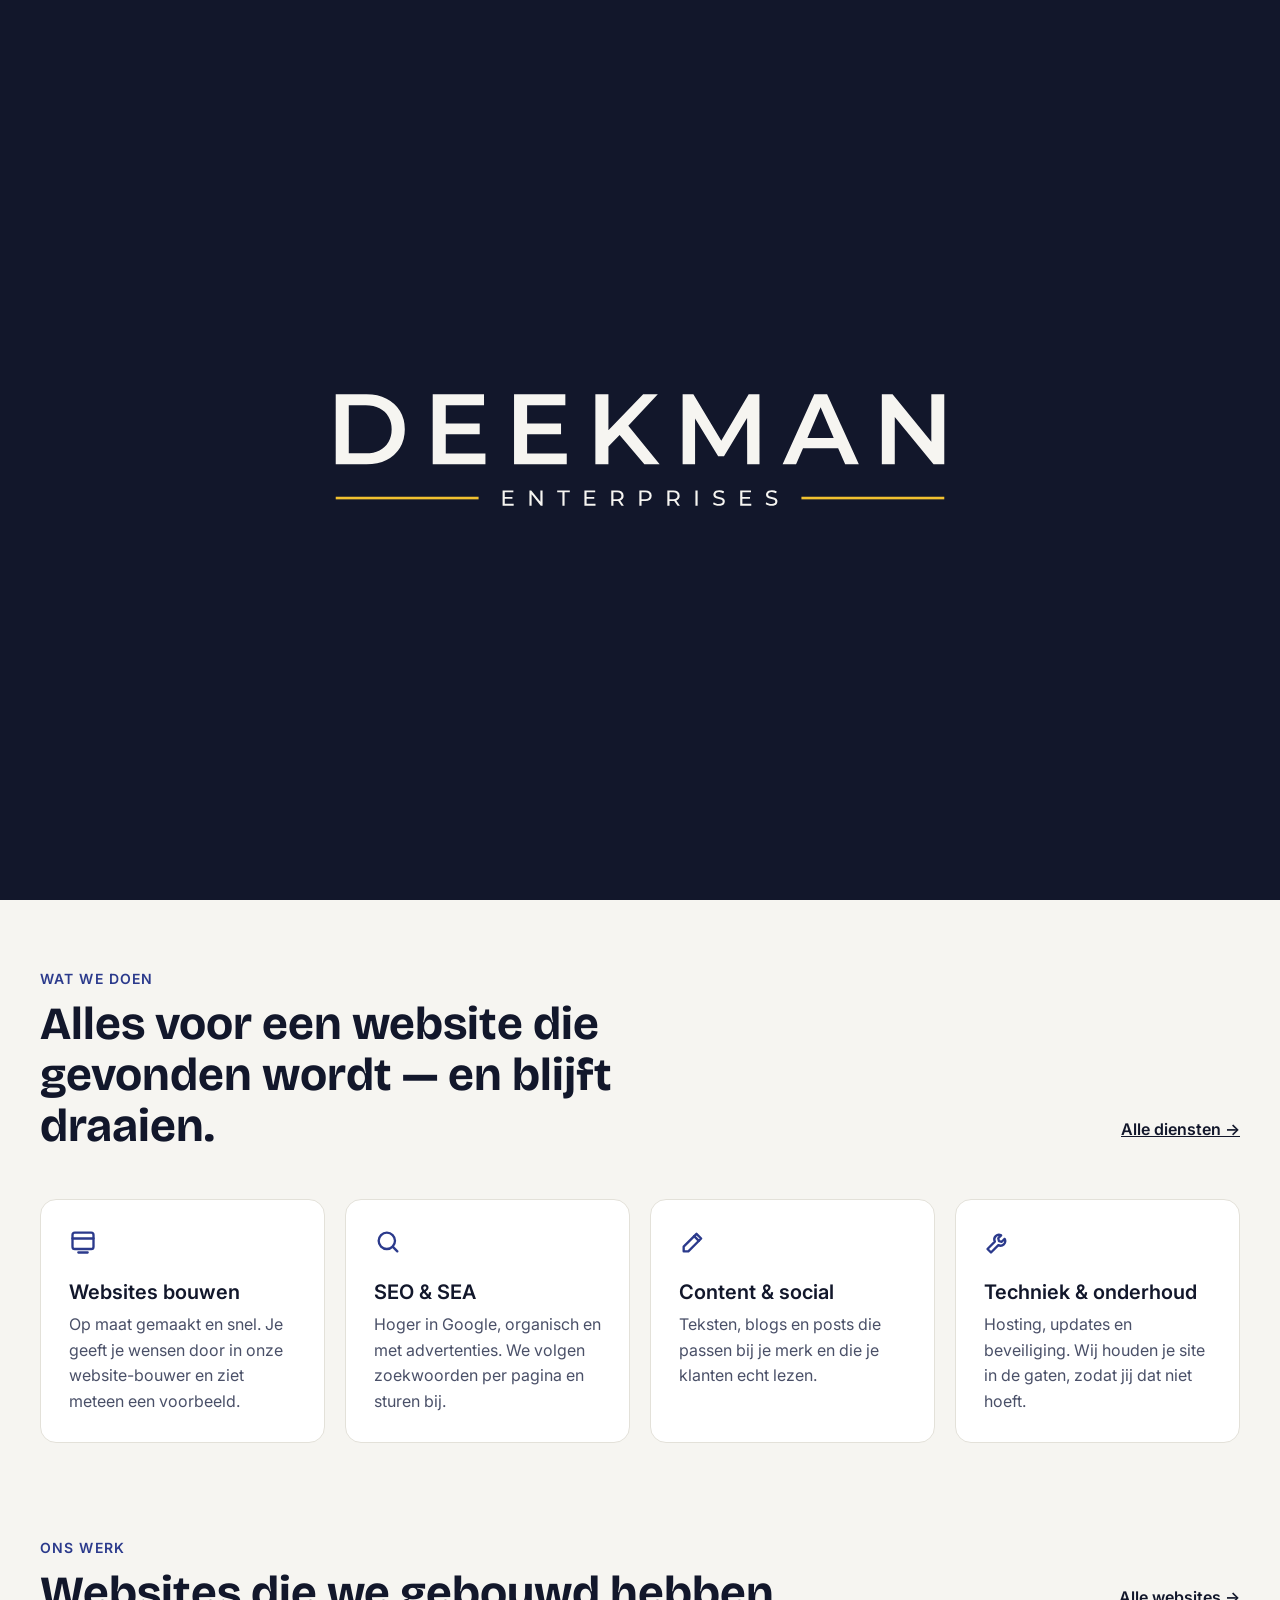
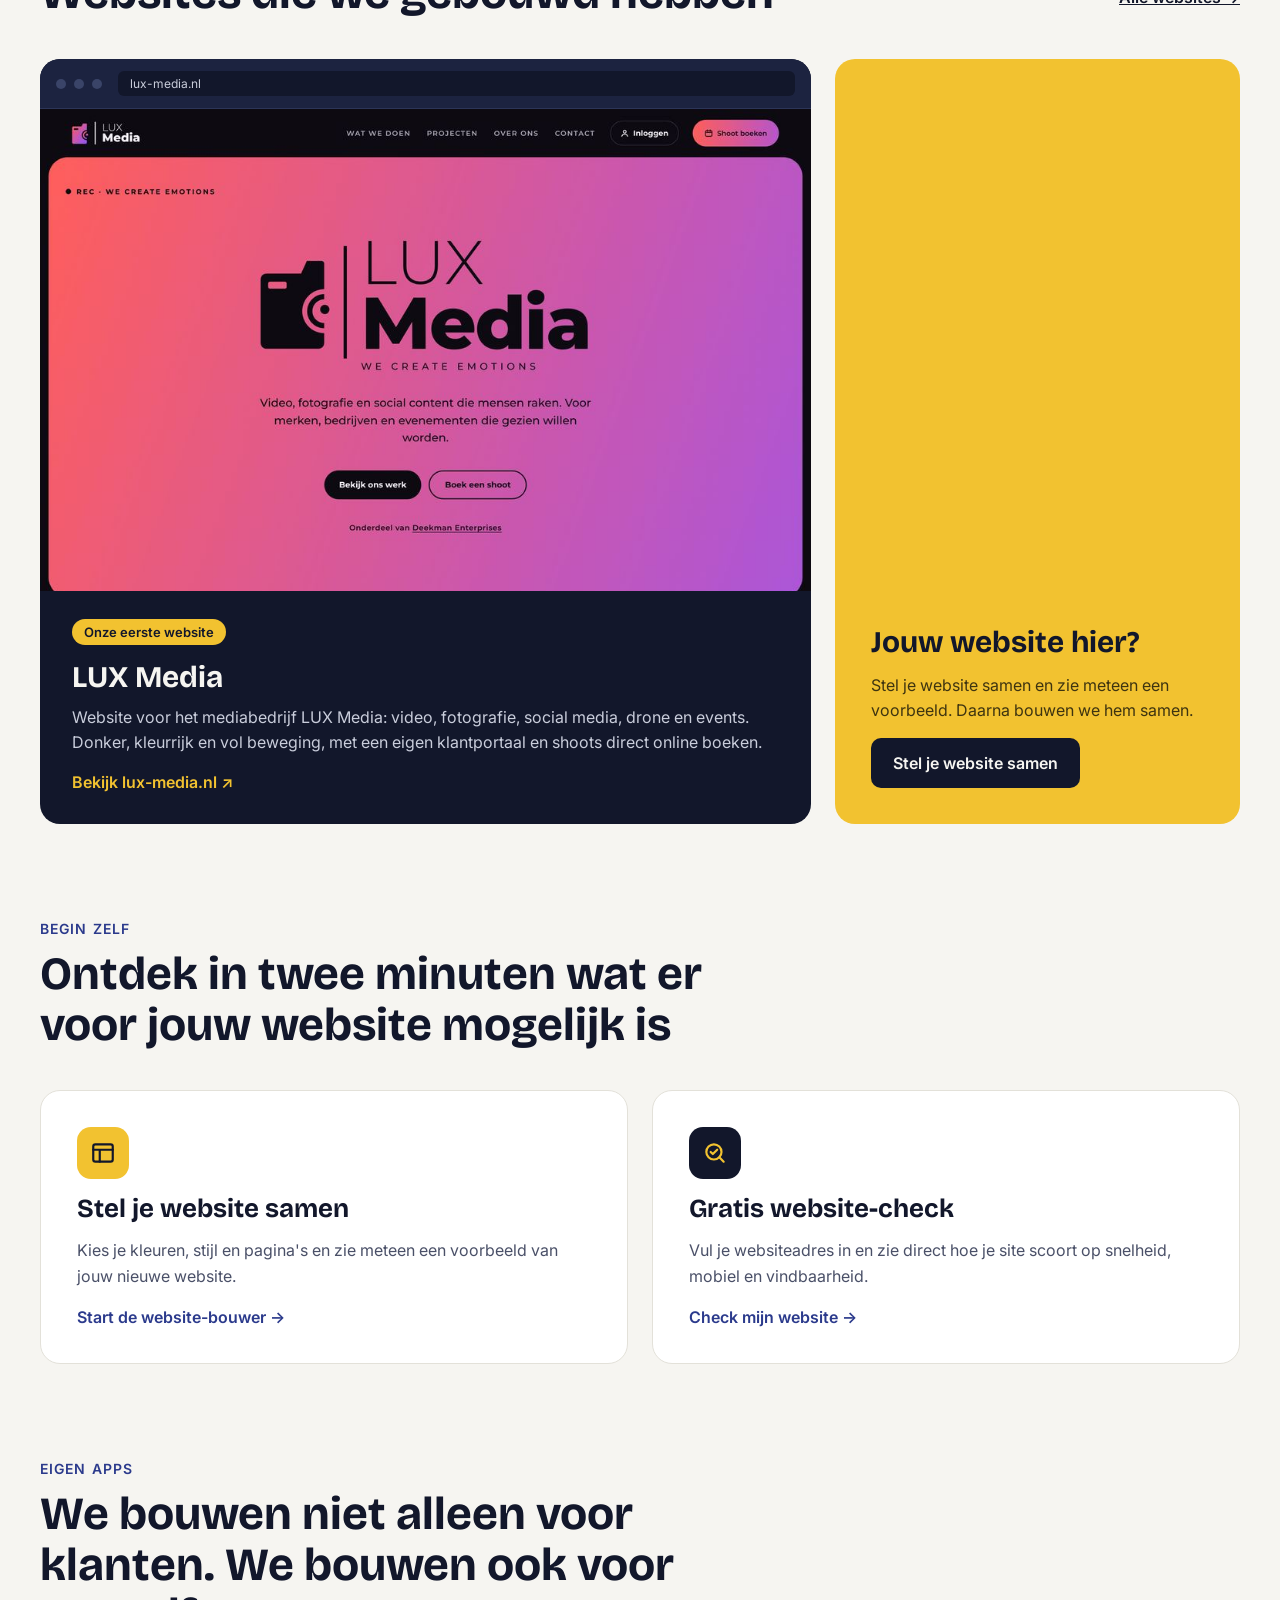
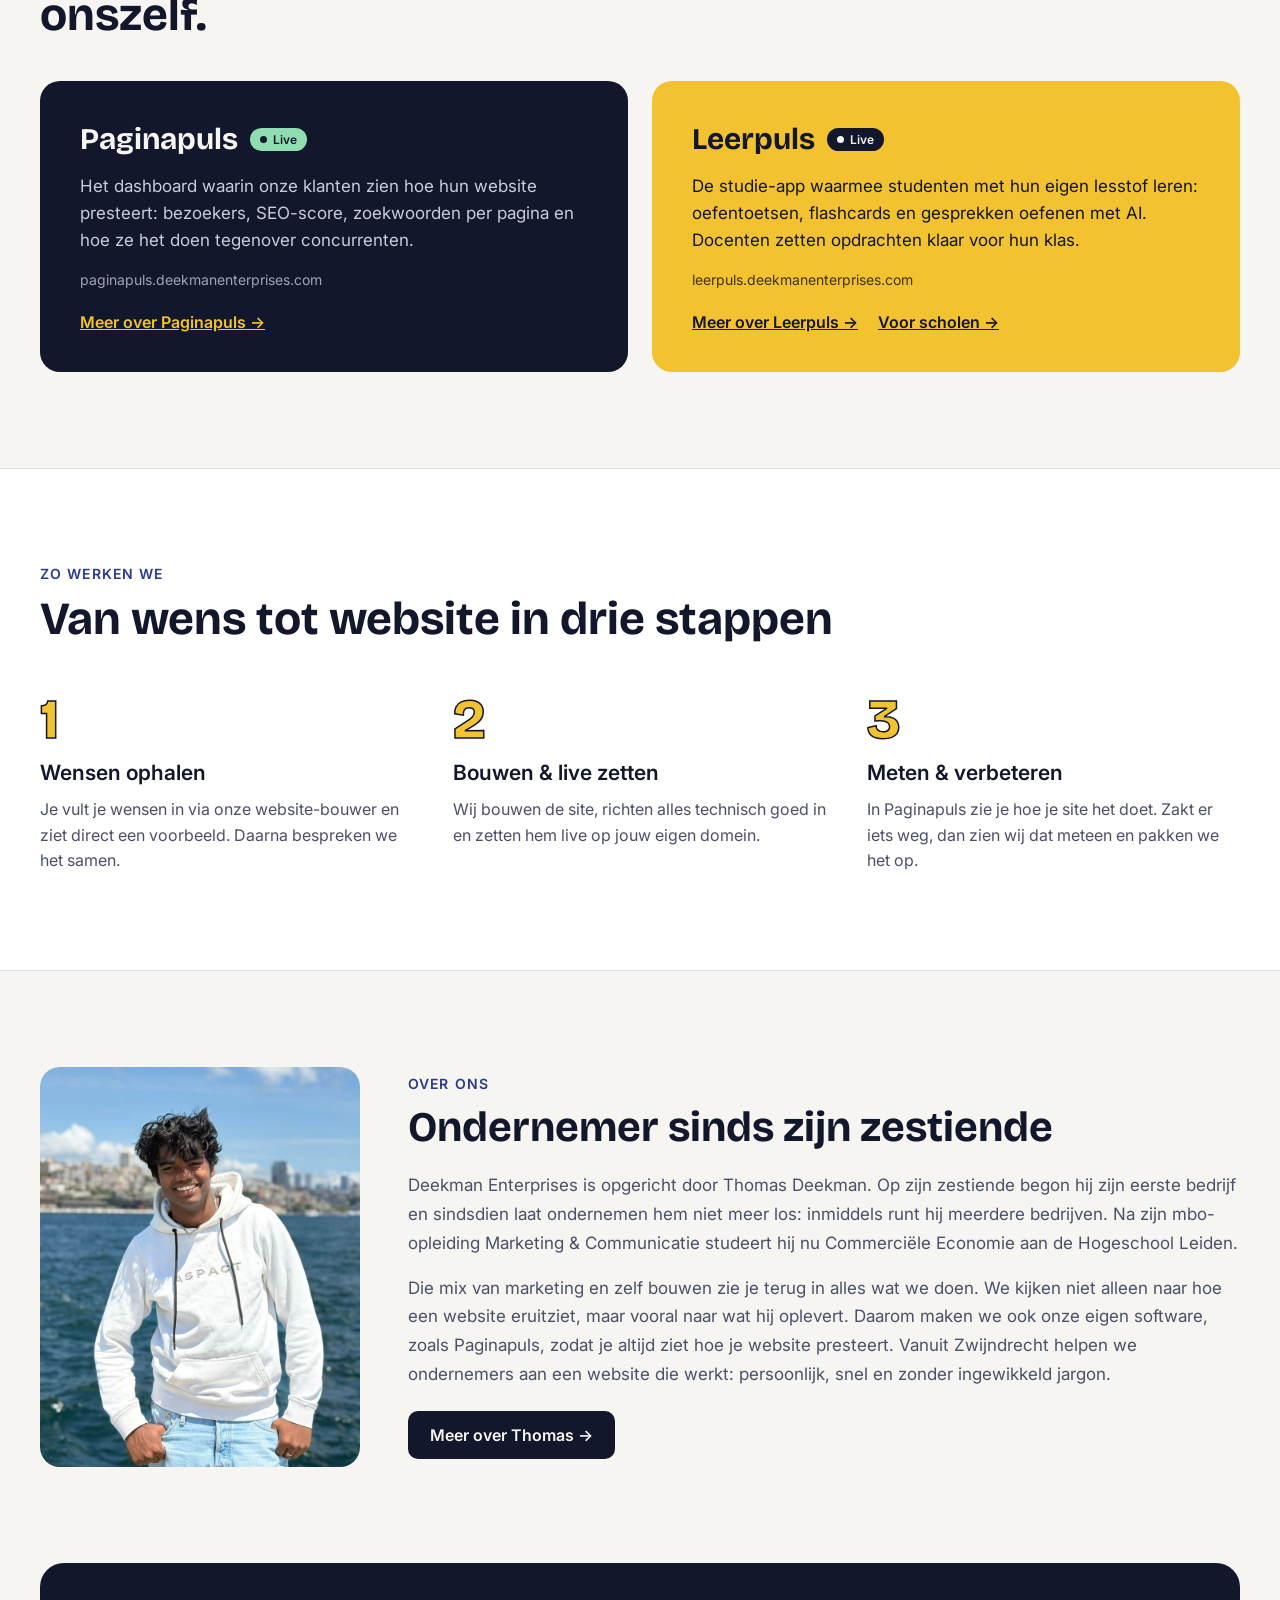
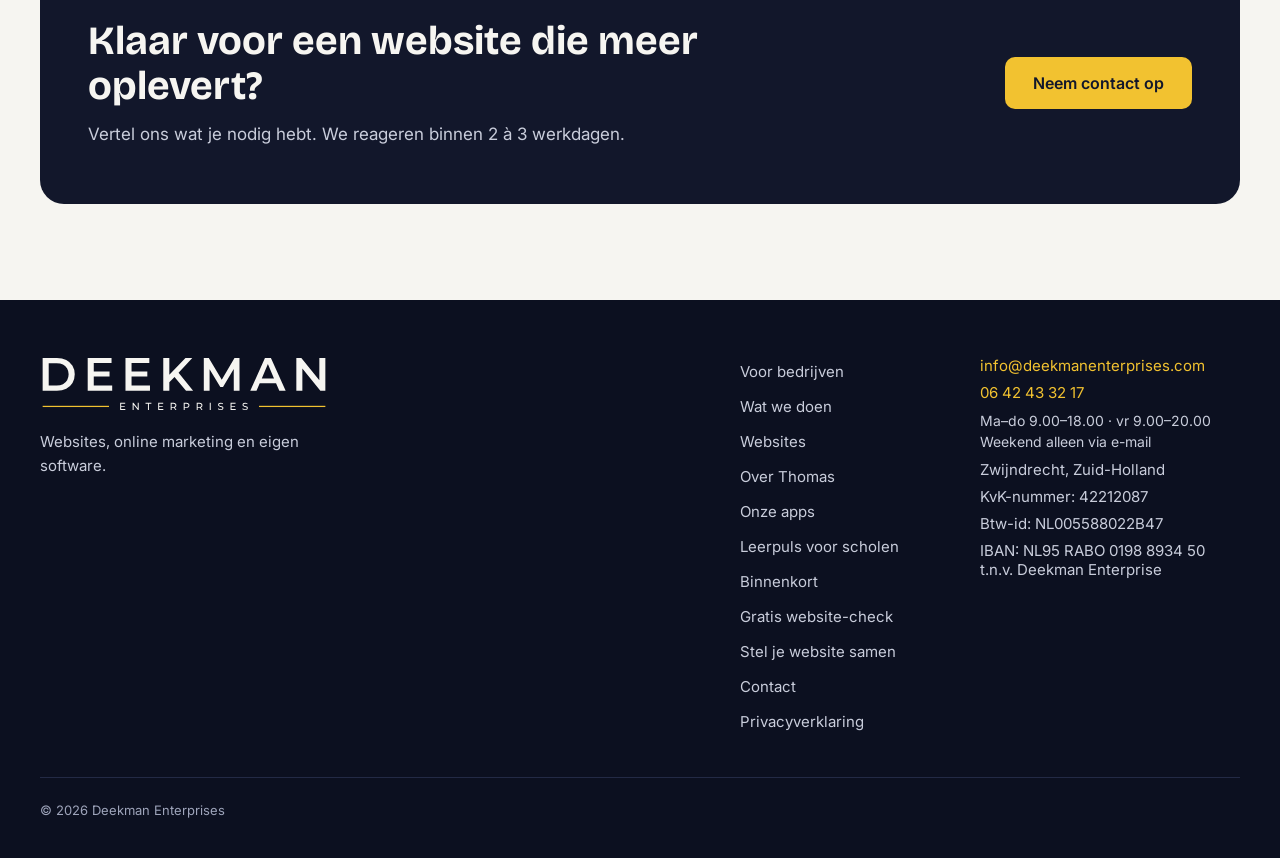
<file: index.html>
<!doctype html>
<html lang="nl">
<head>
<meta charset="utf-8">
<meta name="viewport" content="width=device-width, initial-scale=1">
<title>Deekman Enterprises — Websites, online marketing en eigen apps</title>
<meta name="description" content="Deekman Enterprises bouwt websites voor ondernemers, maakt ze vindbaar met SEO en SEA en ontwikkelt eigen apps zoals Paginapuls en Leerpuls.">
<link rel="canonical" href="https://deekmanenterprises.com/">
<meta property="og:type" content="website">
<meta property="og:site_name" content="Deekman Enterprises">
<meta property="og:title" content="Deekman Enterprises — Websites, online marketing en eigen apps">
<meta property="og:description" content="Deekman Enterprises bouwt websites voor ondernemers, maakt ze vindbaar met SEO en SEA en ontwikkelt eigen apps zoals Paginapuls en Leerpuls.">
<meta property="og:url" content="https://deekmanenterprises.com/">
<meta property="og:locale" content="nl_NL">
<meta name="theme-color" content="#12172B">
<meta property="og:image" content="https://deekmanenterprises.com/og-image.png">
<link rel="icon" href="favicon.svg" type="image/svg+xml">
<link rel="icon" href="favicon-32.png" sizes="32x32" type="image/png">
<link rel="apple-touch-icon" href="apple-touch-icon.png">
<link rel="preconnect" href="https://fonts.googleapis.com">
<link rel="preconnect" href="https://fonts.gstatic.com" crossorigin>
<link href="https://fonts.googleapis.com/css2?family=Bricolage+Grotesque:wght@500;700;800&amp;family=Inter:wght@400;500;600&amp;display=swap" rel="stylesheet">
<link rel="stylesheet" href="style.css">
</head>
<body>
<div style="font-family: Inter, system-ui, sans-serif; color: #12172B; background: #F6F5F1; min-height: 100vh">

<header role="banner" style="background: #12172B; color: #F6F5F1">
<div style="max-width: 1200px; margin: 0 auto; padding: 16px 24px; display: flex; flex-wrap: wrap; align-items: center; justify-content: space-between; gap: 16px">
<a href="./" style="display: flex; align-items: center; min-height: 44px; padding: 4px 0">
<img src="logo-licht.svg" alt="Deekman Enterprises" style="height: 50px; width: auto; display: block">
</a>
<button class="menu-btn" type="button" aria-expanded="false" aria-controls="hoofdmenu">Menu</button>
<nav id="hoofdmenu" aria-label="Hoofdmenu" style="display: flex; flex-wrap: wrap; align-items: center; gap: 4px; font-size: 15px; font-weight: 500">
<a href="./" aria-current="page" style="color: #F6F5F1; text-decoration: none; padding: 12px 14px; border-radius: 8px; background: rgba(246,245,241,0.12)">Home</a>
<a href="voor-bedrijven.html" style="color: #F6F5F1; text-decoration: none; padding: 12px 14px; border-radius: 8px">Voor bedrijven</a>
<a href="diensten.html" style="color: #F6F5F1; text-decoration: none; padding: 12px 14px; border-radius: 8px">Wat we doen</a>
<a href="websites.html" style="color: #F6F5F1; text-decoration: none; padding: 12px 14px; border-radius: 8px">Websites</a>
<a href="apps.html" style="color: #F6F5F1; text-decoration: none; padding: 12px 14px; border-radius: 8px">Onze apps</a>
<a href="binnenkort.html" style="color: #F6F5F1; text-decoration: none; padding: 12px 14px; border-radius: 8px">Binnenkort</a>
<a href="inloggen.html" style="display: inline-flex; align-items: center; gap: 8px; color: #F6F5F1; text-decoration: none; padding: 11px 16px; border-radius: 8px; border: 1px solid rgba(246,245,241,0.35); margin-left: 8px"><svg width="16" height="16" viewBox="0 0 24 24" fill="none" stroke="currentColor" stroke-width="2" stroke-linecap="round" stroke-linejoin="round" aria-hidden="true"><circle cx="12" cy="8" r="4"></circle><path d="M4 21c0-4 4-6 8-6s8 2 8 6"></path></svg>Inloggen</a>
<a href="contact.html" style="color: #12172B; background: #F2C230; text-decoration: none; padding: 12px 18px; border-radius: 8px; font-weight: 600; margin-left: 8px">Neem contact op</a>
</nav>
</div>
</header>
<main id="inhoud">

<section class="hero-met-logo" data-hero="patroon" data-intro style="background: #12172B; color: #F6F5F1; padding: 72px 24px 96px; position: relative; overflow: hidden">
<div style="position: relative; z-index: 1; max-width: 1200px; margin: 0 auto; display: flex; flex-wrap: wrap; gap: 56px; align-items: center">
<div style="flex: 1 1 520px; min-width: 0">
<p style="margin: 0 0 20px; font-size: 14px; font-weight: 600; letter-spacing: 0.08em; text-transform: uppercase; color: #F2C230">Webbureau &amp; eigen software</p>
<h1 style="margin: 0; font-family: 'Bricolage Grotesque', sans-serif; font-weight: 800; font-size: clamp(40px, 6vw, 72px); line-height: 1.02; letter-spacing: -0.02em">Websites die werken.<br>Apps die we zelf bouwen.</h1>
<p style="margin: 28px 0 0; font-size: 19px; line-height: 1.6; color: #C9CDDB; max-width: 560px">Deekman Enterprises bouwt websites voor ondernemers, houdt ze vindbaar met SEO en SEA, en maakt eigen software — van een website-dashboard voor onze klanten tot een studie-app met AI.</p>
<div style="display: flex; flex-wrap: wrap; gap: 12px; margin-top: 36px">
<a href="apps.html" style="background: #F2C230; color: #12172B; text-decoration: none; font-weight: 600; padding: 16px 24px; border-radius: 10px; min-height: 44px; box-sizing: border-box">Bekijk onze apps</a>
<a href="contact.html" style="color: #F6F5F1; text-decoration: none; font-weight: 600; padding: 15px 23px; border-radius: 10px; border: 1px solid rgba(246,245,241,0.35)">Plan een kennismaking</a>
</div>
<a href="website-check.html" style="display: inline-block; margin-top: 20px; color: #F2C230; font-weight: 500; padding: 8px 0">Of doe eerst de gratis website-check →</a>
</div>
<div style="flex: 1 1 380px; min-width: 0; display: flex; flex-direction: column; gap: 14px">
<p style="margin: 0 0 4px; font-size: 13px; color: #9EA4BA; font-weight: 500">Nu online</p>
<a href="apps.html" style="display: flex; align-items: center; gap: 16px; padding: 20px; border-radius: 14px; background: #1C2340; border: 1px solid #2C3558; text-decoration: none; color: #F6F5F1">
<span style="width: 48px; height: 48px; border-radius: 12px; background: #2B3A8C; display: flex; align-items: center; justify-content: center; flex-shrink: 0"><svg width="24" height="24" viewBox="0 0 24 24" fill="none" stroke="#F6F5F1" stroke-width="2" stroke-linecap="round" stroke-linejoin="round" aria-hidden="true"><path d="M3 12h4l3-8 4 16 3-8h4"></path></svg></span>
<span style="flex: 1; min-width: 0"><span style="display: block; font-weight: 600; font-size: 17px">Paginapuls</span><span style="display: block; font-size: 14px; color: #9EA4BA; margin-top: 2px">Website-dashboard voor klanten</span></span>
<span style="font-size: 12px; font-weight: 600; color: #12172B; background: #8FDDB0; padding: 4px 10px; border-radius: 99px">Live</span>
</a>
<a href="apps.html" style="display: flex; align-items: center; gap: 16px; padding: 20px; border-radius: 14px; background: #1C2340; border: 1px solid #2C3558; text-decoration: none; color: #F6F5F1">
<span style="width: 48px; height: 48px; border-radius: 12px; background: #F2C230; display: flex; align-items: center; justify-content: center; flex-shrink: 0"><svg width="24" height="24" viewBox="0 0 24 24" fill="none" stroke="#12172B" stroke-width="2" stroke-linecap="round" stroke-linejoin="round" aria-hidden="true"><path d="M4 19V5a2 2 0 0 1 2-2h13v16H6a2 2 0 0 0-2 2z"></path><path d="M8 7h7"></path></svg></span>
<span style="flex: 1; min-width: 0"><span style="display: block; font-weight: 600; font-size: 17px">Leerpuls</span><span style="display: block; font-size: 14px; color: #9EA4BA; margin-top: 2px">Leren met AI voor studenten en docenten</span></span>
<span style="font-size: 12px; font-weight: 600; color: #12172B; background: #8FDDB0; padding: 4px 10px; border-radius: 99px">Live</span>
</a>
<a href="apps.html" style="display: flex; align-items: center; gap: 16px; padding: 20px; border-radius: 14px; background: #1C2340; border: 1px solid #2C3558; text-decoration: none; color: #F6F5F1">
<span style="width: 48px; height: 48px; border-radius: 12px; background: linear-gradient(135deg, #FF6B5B 0%, #E8467C 50%, #7B3FE4 100%); display: flex; align-items: center; justify-content: center; flex-shrink: 0"><svg width="24" height="24" viewBox="0 0 24 24" fill="none" stroke="#FFFFFF" stroke-width="2" stroke-linecap="round" stroke-linejoin="round" aria-hidden="true"><path d="M4 8h3l2-3h6l2 3h3a1 1 0 0 1 1 1v10a1 1 0 0 1-1 1H4a1 1 0 0 1-1-1V9a1 1 0 0 1 1-1z"></path><circle cx="12" cy="13.5" r="3.5"></circle></svg></span>
<span style="flex: 1; min-width: 0"><span style="display: block; font-weight: 600; font-size: 17px">LUX Portaal</span><span style="display: block; font-size: 14px; color: #9EA4BA; margin-top: 2px">Maatwerk: klantportaal voor LUX Media</span></span>
<span style="font-size: 12px; font-weight: 600; color: #12172B; background: #8FDDB0; padding: 4px 10px; border-radius: 99px">Live</span>
</a>
<a href="binnenkort.html" style="display: flex; align-items: center; gap: 16px; padding: 20px; border-radius: 14px; border: 1px dashed #3A4468; text-decoration: none; color: #F6F5F1">
<span style="width: 48px; height: 48px; border-radius: 12px; border: 1px solid #3A4468; display: flex; align-items: center; justify-content: center; flex-shrink: 0"><svg width="24" height="24" viewBox="0 0 24 24" fill="none" stroke="#F2C230" stroke-width="2" stroke-linecap="round" stroke-linejoin="round" aria-hidden="true"><circle cx="12" cy="12" r="9"></circle><path d="M12 7v5l3 2"></path></svg></span>
<span style="flex: 1; min-width: 0"><span style="display: block; font-weight: 600; font-size: 17px">Er komt meer aan</span><span style="display: block; font-size: 14px; color: #9EA4BA; margin-top: 2px">Bekijk wat we nu bouwen</span></span>
</a>
</div>
</div>
</section>

<section class="teller-blok" aria-label="Live teller" style="background: #F2C230; padding: 36px 24px">
<div style="max-width: 1200px; margin: 0 auto; display: flex; flex-wrap: wrap; align-items: center; justify-content: space-between; gap: 20px 32px">
<p style="margin: 0; display: flex; flex-wrap: wrap; align-items: baseline; gap: 6px 18px; color: #12172B">
<span data-teller="checks" style="font-family: 'Bricolage Grotesque', sans-serif; font-weight: 800; font-size: clamp(48px, 6vw, 76px); line-height: 1; letter-spacing: -0.02em">[aantal]</span>
<span style="font-size: 20px; font-weight: 600; line-height: 1.35; max-width: 440px">websites zijn je al voorgegaan met onze gratis website-check. Hoe scoort die van jou?</span>
</p>
<a href="website-check.html" style="background: #12172B; color: #F6F5F1; text-decoration: none; font-weight: 600; padding: 16px 24px; border-radius: 10px">Check jouw website →</a>
</div>
</section>
<section style="padding: 96px 24px">
<div style="max-width: 1200px; margin: 0 auto">
<div style="display: flex; flex-wrap: wrap; justify-content: space-between; align-items: flex-end; gap: 24px; margin-bottom: 48px">
<div style="max-width: 620px">
<p style="margin: 0 0 12px; font-size: 14px; font-weight: 600; letter-spacing: 0.08em; text-transform: uppercase; color: #2B3A8C">Wat we doen</p>
<h2 style="margin: 0; font-family: 'Bricolage Grotesque', sans-serif; font-weight: 700; font-size: clamp(32px, 4vw, 46px); line-height: 1.1">Alles voor een website die gevonden wordt — en blijft draaien.</h2>
</div>
<a href="diensten.html" style="font-weight: 600; padding: 12px 0">Alle diensten →</a>
</div>
<div style="display: grid; grid-template-columns: repeat(auto-fit, minmax(240px, 1fr)); gap: 20px">
<div style="background: #FFFFFF; border: 1px solid #E3E1D9; border-radius: 16px; padding: 28px">
<svg width="28" height="28" viewBox="0 0 24 24" fill="none" stroke="#2B3A8C" stroke-width="2" stroke-linecap="round" stroke-linejoin="round" aria-hidden="true"><rect x="3" y="4" width="18" height="14" rx="2"></rect><path d="M3 9h18M8 21h8"></path></svg>
<h3 style="margin: 20px 0 8px; font-size: 20px; font-weight: 600">Websites bouwen</h3>
<p style="margin: 0; color: #4A5068; line-height: 1.6">Op maat gemaakt en snel. Je geeft je wensen door in onze website-bouwer en ziet meteen een voorbeeld.</p>
</div>
<div style="background: #FFFFFF; border: 1px solid #E3E1D9; border-radius: 16px; padding: 28px">
<svg width="28" height="28" viewBox="0 0 24 24" fill="none" stroke="#2B3A8C" stroke-width="2" stroke-linecap="round" stroke-linejoin="round" aria-hidden="true"><circle cx="11" cy="11" r="7"></circle><path d="M20 20l-4-4"></path></svg>
<h3 style="margin: 20px 0 8px; font-size: 20px; font-weight: 600">SEO &amp; SEA</h3>
<p style="margin: 0; color: #4A5068; line-height: 1.6">Hoger in Google, organisch en met advertenties. We volgen zoekwoorden per pagina en sturen bij.</p>
</div>
<div style="background: #FFFFFF; border: 1px solid #E3E1D9; border-radius: 16px; padding: 28px">
<svg width="28" height="28" viewBox="0 0 24 24" fill="none" stroke="#2B3A8C" stroke-width="2" stroke-linecap="round" stroke-linejoin="round" aria-hidden="true"><path d="M4 20h4L19 9l-4-4L4 16z"></path><path d="M13 7l4 4"></path></svg>
<h3 style="margin: 20px 0 8px; font-size: 20px; font-weight: 600">Content &amp; social</h3>
<p style="margin: 0; color: #4A5068; line-height: 1.6">Teksten, blogs en posts die passen bij je merk en die je klanten echt lezen.</p>
</div>
<div style="background: #FFFFFF; border: 1px solid #E3E1D9; border-radius: 16px; padding: 28px">
<svg width="28" height="28" viewBox="0 0 24 24" fill="none" stroke="#2B3A8C" stroke-width="2" stroke-linecap="round" stroke-linejoin="round" aria-hidden="true"><path d="M14.7 6.3a4 4 0 0 0-5.4 5.4L3 18l3 3 6.3-6.3a4 4 0 0 0 5.4-5.4l-2.5 2.5-2.4-.6-.6-2.4z"></path></svg>
<h3 style="margin: 20px 0 8px; font-size: 20px; font-weight: 600">Techniek &amp; onderhoud</h3>
<p style="margin: 0; color: #4A5068; line-height: 1.6">Hosting, updates en beveiliging. Wij houden je site in de gaten, zodat jij dat niet hoeft.</p>
</div>
</div>
</div>
</section>

<section style="padding: 0 24px 96px">
<div style="max-width: 1200px; margin: 0 auto">
<p style="margin: 0 0 12px; font-size: 14px; font-weight: 600; letter-spacing: 0.08em; text-transform: uppercase; color: #2B3A8C">Ons werk</p>
<div style="display: flex; flex-wrap: wrap; justify-content: space-between; align-items: flex-end; gap: 16px; margin-bottom: 40px">
<h2 style="margin: 0; font-family: 'Bricolage Grotesque', sans-serif; font-weight: 700; font-size: clamp(32px, 4vw, 46px); line-height: 1.1">Websites die we gebouwd hebben</h2>
<a href="websites.html" style="font-weight: 600; padding: 12px 0">Alle websites →</a>
</div>
<div style="display: flex; flex-wrap: wrap; gap: 24px; align-items: stretch">
<a href="https://lux-media.nl/" class="site-voorbeeld" style="flex: 2 1 560px; min-width: 0; display: flex; flex-direction: column; background: #12172B; color: #F6F5F1; border-radius: 20px; overflow: hidden; text-decoration: none">
<div aria-hidden="true" style="display: flex; align-items: center; gap: 8px; padding: 12px 16px; background: #1C2340; border-bottom: 1px solid #2C3558">
<span style="width: 10px; height: 10px; border-radius: 50%; background: #3A4468"></span><span style="width: 10px; height: 10px; border-radius: 50%; background: #3A4468"></span><span style="width: 10px; height: 10px; border-radius: 50%; background: #3A4468"></span>
<span style="flex: 1; margin-left: 8px; background: #12172B; border-radius: 6px; padding: 5px 12px; font-size: 12px; color: #C9CDDB">lux-media.nl</span>
</div>
<div class="site-scroll" style="aspect-ratio: 16 / 10; overflow: hidden; background: #0D0A12">
<img src="lux-media-site.jpg" alt="Schermafbeelding van de website lux-media.nl" style="width: 100%; height: 100%; object-fit: cover; object-position: top; display: block">
</div>
<div style="padding: 28px 32px 32px; display: flex; flex-direction: column; gap: 10px">
<span style="align-self: flex-start; font-size: 13px; font-weight: 600; color: #12172B; background: #F2C230; padding: 5px 12px; border-radius: 99px">Onze eerste website</span>
<h3 style="margin: 4px 0 0; font-family: 'Bricolage Grotesque', sans-serif; font-weight: 700; font-size: 30px">LUX Media</h3>
<p style="margin: 0; color: #C9CDDB; line-height: 1.6; font-size: 16px">Website voor het mediabedrijf LUX Media: video, fotografie, social media, drone en events. Donker, kleurrijk en vol beweging, met een eigen klantportaal en shoots direct online boeken.</p>
<span style="font-weight: 600; color: #F2C230; margin-top: 6px">Bekijk lux-media.nl ↗</span>
</div>
</a>
<div style="flex: 1 1 300px; min-width: 0; background: #F2C230; border-radius: 20px; padding: 36px; display: flex; flex-direction: column; justify-content: flex-end; gap: 14px">
<h3 style="margin: 0; font-family: 'Bricolage Grotesque', sans-serif; font-weight: 700; font-size: 30px; line-height: 1.1">Jouw website hier?</h3>
<p style="margin: 0; font-size: 16px; line-height: 1.6; color: #3E3410">Stel je website samen en zie meteen een voorbeeld. Daarna bouwen we hem samen.</p>
<a href="website-bouwer.html" style="align-self: flex-start; background: #12172B; color: #F6F5F1; text-decoration: none; font-weight: 600; padding: 15px 22px; border-radius: 10px">Stel je website samen</a>
</div>
</div>
</div>
</section>

<section style="padding: 0 24px 96px">
<div style="max-width: 1200px; margin: 0 auto">
<p style="margin: 0 0 12px; font-size: 14px; font-weight: 600; letter-spacing: 0.08em; text-transform: uppercase; color: #2B3A8C">Begin zelf</p>
<h2 style="margin: 0 0 40px; font-family: 'Bricolage Grotesque', sans-serif; font-weight: 700; font-size: clamp(32px, 4vw, 46px); line-height: 1.1; max-width: 700px">Ontdek in twee minuten wat er voor jouw website mogelijk is</h2>
<div style="display: grid; grid-template-columns: repeat(auto-fit, minmax(320px, 1fr)); gap: 24px">
<a href="website-bouwer.html" style="display: flex; flex-direction: column; gap: 14px; background: #FFFFFF; border: 1px solid #E3E1D9; border-radius: 20px; padding: 36px; text-decoration: none; color: #12172B">
<span style="width: 52px; height: 52px; border-radius: 14px; background: #F2C230; display: flex; align-items: center; justify-content: center"><svg width="26" height="26" viewBox="0 0 24 24" fill="none" stroke="#12172B" stroke-width="2" stroke-linecap="round" stroke-linejoin="round" aria-hidden="true"><rect x="3" y="4" width="18" height="16" rx="2"></rect><path d="M3 9h18M9 9v11"></path></svg></span>
<span style="font-family: 'Bricolage Grotesque', sans-serif; font-weight: 700; font-size: 26px">Stel je website samen</span>
<span style="color: #4A5068; line-height: 1.6; font-size: 16px">Kies je kleuren, stijl en pagina's en zie meteen een voorbeeld van jouw nieuwe website.</span>
<span style="font-weight: 600; color: #2B3A8C; margin-top: 4px">Start de website-bouwer →</span>
</a>
<a href="website-check.html" style="display: flex; flex-direction: column; gap: 14px; background: #FFFFFF; border: 1px solid #E3E1D9; border-radius: 20px; padding: 36px; text-decoration: none; color: #12172B">
<span style="width: 52px; height: 52px; border-radius: 14px; background: #12172B; display: flex; align-items: center; justify-content: center"><svg width="26" height="26" viewBox="0 0 24 24" fill="none" stroke="#F2C230" stroke-width="2" stroke-linecap="round" stroke-linejoin="round" aria-hidden="true"><circle cx="11" cy="11" r="7"></circle><path d="M20 20l-4-4M8 11l2 2 4-4"></path></svg></span>
<span style="font-family: 'Bricolage Grotesque', sans-serif; font-weight: 700; font-size: 26px">Gratis website-check</span>
<span style="color: #4A5068; line-height: 1.6; font-size: 16px">Vul je websiteadres in en zie direct hoe je site scoort op snelheid, mobiel en vindbaarheid.</span>
<span style="font-weight: 600; color: #2B3A8C; margin-top: 4px">Check mijn website →</span>
</a>
</div>
</div>
</section>

<section style="padding: 0 24px 96px">
<div style="max-width: 1200px; margin: 0 auto">
<p style="margin: 0 0 12px; font-size: 14px; font-weight: 600; letter-spacing: 0.08em; text-transform: uppercase; color: #2B3A8C">Eigen apps</p>
<h2 style="margin: 0 0 40px; font-family: 'Bricolage Grotesque', sans-serif; font-weight: 700; font-size: clamp(32px, 4vw, 46px); line-height: 1.1; max-width: 700px">We bouwen niet alleen voor klanten. We bouwen ook voor onszelf.</h2>
<div style="display: grid; grid-template-columns: repeat(auto-fit, minmax(320px, 1fr)); gap: 24px">
<div style="background: #12172B; color: #F6F5F1; border-radius: 20px; padding: 40px; display: flex; flex-direction: column; gap: 16px">
<div style="display: flex; align-items: center; gap: 12px"><span style="font-family: 'Bricolage Grotesque', sans-serif; font-weight: 700; font-size: 30px">Paginapuls</span><span style="font-size: 12px; font-weight: 600; color: #12172B; background: #8FDDB0; padding: 4px 10px; border-radius: 99px">Live</span></div>
<p style="margin: 0; color: #C9CDDB; line-height: 1.6; font-size: 17px">Het dashboard waarin onze klanten zien hoe hun website presteert: bezoekers, SEO-score, zoekwoorden per pagina en hoe ze het doen tegenover concurrenten.</p>
<p style="margin: 0; font-size: 14px; color: #9EA4BA">paginapuls.deekmanenterprises.com</p>
<a href="apps.html" style="color: #F2C230; font-weight: 600; margin-top: auto; padding-top: 8px">Meer over Paginapuls →</a>
</div>
<div style="background: #F2C230; color: #12172B; border-radius: 20px; padding: 40px; display: flex; flex-direction: column; gap: 16px">
<div style="display: flex; align-items: center; gap: 12px"><span style="font-family: 'Bricolage Grotesque', sans-serif; font-weight: 700; font-size: 30px">Leerpuls</span><span style="font-size: 12px; font-weight: 600; color: #F6F5F1; background: #12172B; padding: 4px 10px; border-radius: 99px">Live</span></div>
<p style="margin: 0; line-height: 1.6; font-size: 17px">De studie-app waarmee studenten met hun eigen lesstof leren: oefentoetsen, flashcards en gesprekken oefenen met AI. Docenten zetten opdrachten klaar voor hun klas.</p>
<p style="margin: 0; font-size: 14px; color: #3E3410">leerpuls.deekmanenterprises.com</p>
<div style="display: flex; flex-wrap: wrap; gap: 8px 20px; margin-top: auto; padding-top: 8px"><a href="apps.html" style="color: #12172B; font-weight: 600">Meer over Leerpuls →</a><a href="leerpuls-scholen.html" style="color: #12172B; font-weight: 600">Voor scholen →</a></div>
</div>
</div>
</div>
</section>

<section style="background: #FFFFFF; border-top: 1px solid #E3E1D9; border-bottom: 1px solid #E3E1D9; padding: 96px 24px">
<div style="max-width: 1200px; margin: 0 auto">
<p style="margin: 0 0 12px; font-size: 14px; font-weight: 600; letter-spacing: 0.08em; text-transform: uppercase; color: #2B3A8C">Zo werken we</p>
<h2 style="margin: 0 0 48px; font-family: 'Bricolage Grotesque', sans-serif; font-weight: 700; font-size: clamp(32px, 4vw, 46px); line-height: 1.1">Van wens tot website in drie stappen</h2>
<ol style="list-style: none; margin: 0; padding: 0; display: grid; grid-template-columns: repeat(auto-fit, minmax(260px, 1fr)); gap: 40px">
<li style="display: flex; flex-direction: column; gap: 12px">
<span style="font-family: 'Bricolage Grotesque', sans-serif; font-weight: 800; font-size: 56px; line-height: 1; color: #F2C230; -webkit-text-stroke: 1.5px #12172B">1</span>
<h3 style="margin: 0; font-size: 21px; font-weight: 600">Wensen ophalen</h3>
<p style="margin: 0; color: #4A5068; line-height: 1.6">Je vult je wensen in via onze website-bouwer en ziet direct een voorbeeld. Daarna bespreken we het samen.</p>
</li>
<li style="display: flex; flex-direction: column; gap: 12px">
<span style="font-family: 'Bricolage Grotesque', sans-serif; font-weight: 800; font-size: 56px; line-height: 1; color: #F2C230; -webkit-text-stroke: 1.5px #12172B">2</span>
<h3 style="margin: 0; font-size: 21px; font-weight: 600">Bouwen &amp; live zetten</h3>
<p style="margin: 0; color: #4A5068; line-height: 1.6">Wij bouwen de site, richten alles technisch goed in en zetten hem live op jouw eigen domein.</p>
</li>
<li style="display: flex; flex-direction: column; gap: 12px">
<span style="font-family: 'Bricolage Grotesque', sans-serif; font-weight: 800; font-size: 56px; line-height: 1; color: #F2C230; -webkit-text-stroke: 1.5px #12172B">3</span>
<h3 style="margin: 0; font-size: 21px; font-weight: 600">Meten &amp; verbeteren</h3>
<p style="margin: 0; color: #4A5068; line-height: 1.6">In Paginapuls zie je hoe je site het doet. Zakt er iets weg, dan zien wij dat meteen en pakken we het op.</p>
</li>
</ol>
</div>
</section>

<section style="padding: 96px 24px">
<div style="max-width: 1200px; margin: 0 auto; display: flex; flex-wrap: wrap; gap: 48px; align-items: center">
<img src="foto-thomas.jpg" alt="Thomas Deekman, oprichter van Deekman Enterprises" style="flex: 0 1 320px; min-width: 0; width: 100%; max-width: 360px; aspect-ratio: 4 / 5; object-fit: cover; border-radius: 20px; display: block">
<div style="flex: 1 1 480px; min-width: 0">
<p style="margin: 0 0 12px; font-size: 14px; font-weight: 600; letter-spacing: 0.08em; text-transform: uppercase; color: #2B3A8C">Over ons</p>
<h2 style="margin: 0 0 20px; font-family: 'Bricolage Grotesque', sans-serif; font-weight: 700; font-size: clamp(30px, 3.6vw, 42px); line-height: 1.12">Ondernemer sinds zijn zestiende</h2>
<p style="margin: 0 0 16px; color: #4A5068; line-height: 1.7; font-size: 17px">Deekman Enterprises is opgericht door Thomas Deekman. Op zijn zestiende begon hij zijn eerste bedrijf en sindsdien laat ondernemen hem niet meer los: inmiddels runt hij meerdere bedrijven. Na zijn mbo-opleiding Marketing &amp; Communicatie studeert hij nu Commerciële Economie aan de Hogeschool Leiden.</p>
<p style="margin: 0; color: #4A5068; line-height: 1.7; font-size: 17px">Die mix van marketing en zelf bouwen zie je terug in alles wat we doen. We kijken niet alleen naar hoe een website eruitziet, maar vooral naar wat hij oplevert. Daarom maken we ook onze eigen software, zoals Paginapuls, zodat je altijd ziet hoe je website presteert. Vanuit Zwijndrecht helpen we ondernemers aan een website die werkt: persoonlijk, snel en zonder ingewikkeld jargon.</p>
<a href="over-thomas.html" style="display: inline-block; margin-top: 22px; background: #12172B; color: #F6F5F1; text-decoration: none; font-weight: 600; padding: 14px 22px; border-radius: 10px">Meer over Thomas →</a>
</div>
</div>
</section>

<section style="padding: 0 24px 96px">
<div style="max-width: 1200px; margin: 0 auto; background: #12172B; color: #F6F5F1; border-radius: 24px; padding: 56px 48px; display: flex; flex-wrap: wrap; gap: 32px; align-items: center; justify-content: space-between">
<div style="max-width: 640px">
<h2 style="margin: 0 0 12px; font-family: 'Bricolage Grotesque', sans-serif; font-weight: 700; font-size: clamp(28px, 3.4vw, 40px); line-height: 1.12">Klaar voor een website die meer oplevert?</h2>
<p style="margin: 0; color: #C9CDDB; font-size: 17px; line-height: 1.6">Vertel ons wat je nodig hebt. We reageren binnen 2 à 3 werkdagen.</p>
</div>
<a href="contact.html" style="background: #F2C230; color: #12172B; text-decoration: none; font-weight: 600; padding: 16px 28px; border-radius: 10px">Neem contact op</a>
</div>
</section>

</main>

<footer style="background: #0C1020; color: #C9CDDB; padding: 56px 24px 40px; font-size: 15px">
<div style="max-width: 1200px; margin: 0 auto; display: flex; flex-wrap: wrap; gap: 40px; justify-content: space-between">
<div style="flex: 1 1 280px; min-width: 0">
<img src="logo-licht.svg" alt="Deekman Enterprises" style="height: 56px; width: auto; display: block; margin: 0 0 18px">
<p style="margin: 0; line-height: 1.6; max-width: 320px">Websites, online marketing en eigen software.</p>
</div>
<nav aria-label="Footer" style="flex: 0 1 200px; display: flex; flex-direction: column; gap: 4px">
<a href="voor-bedrijven.html" style="color: #C9CDDB; text-decoration: none; padding: 6px 0">Voor bedrijven</a>
<a href="diensten.html" style="color: #C9CDDB; text-decoration: none; padding: 6px 0">Wat we doen</a>
<a href="websites.html" style="color: #C9CDDB; text-decoration: none; padding: 6px 0">Websites</a>
<a href="over-thomas.html" style="color: #C9CDDB; text-decoration: none; padding: 6px 0">Over Thomas</a>
<a href="apps.html" style="color: #C9CDDB; text-decoration: none; padding: 6px 0">Onze apps</a>
<a href="leerpuls-scholen.html" style="color: #C9CDDB; text-decoration: none; padding: 6px 0">Leerpuls voor scholen</a>
<a href="binnenkort.html" style="color: #C9CDDB; text-decoration: none; padding: 6px 0">Binnenkort</a>
<a href="website-check.html" style="color: #C9CDDB; text-decoration: none; padding: 6px 0">Gratis website-check</a>
<a href="website-bouwer.html" style="color: #C9CDDB; text-decoration: none; padding: 6px 0">Stel je website samen</a>
<a href="contact.html" style="color: #C9CDDB; text-decoration: none; padding: 6px 0">Contact</a>
<a href="privacy.html" style="color: #C9CDDB; text-decoration: none; padding: 6px 0">Privacyverklaring</a>
</nav>
<div style="flex: 0 1 260px; display: flex; flex-direction: column; gap: 8px">
<a href="mailto:info@deekmanenterprises.com" style="color: #F2C230; text-decoration: none">info@deekmanenterprises.com</a>
<a href="tel:+31642433217" style="color: #F2C230; text-decoration: none">06 42 43 32 17</a>
<span style="font-size: 14px; line-height: 1.5">Ma–do 9.00–18.00 · vr 9.00–20.00<br>Weekend alleen via e-mail</span>
<span>Zwijndrecht, Zuid-Holland</span>
<span>KvK-nummer: 42212087</span>
<span>Btw-id: NL005588022B47</span>
<span>IBAN: NL95 RABO 0198 8934 50 t.n.v. Deekman Enterprise</span>
</div>
</div>
<p style="max-width: 1200px; margin: 40px auto 0; padding-top: 24px; border-top: 1px solid #232A45; font-size: 13px; color: #9EA4BA">© 2026 Deekman Enterprises</p>
</footer>

</div>
<script src="config.js"></script>
<script src="site.js"></script>
<script src="js/animaties.js"></script>
</body>
</html>
</file>
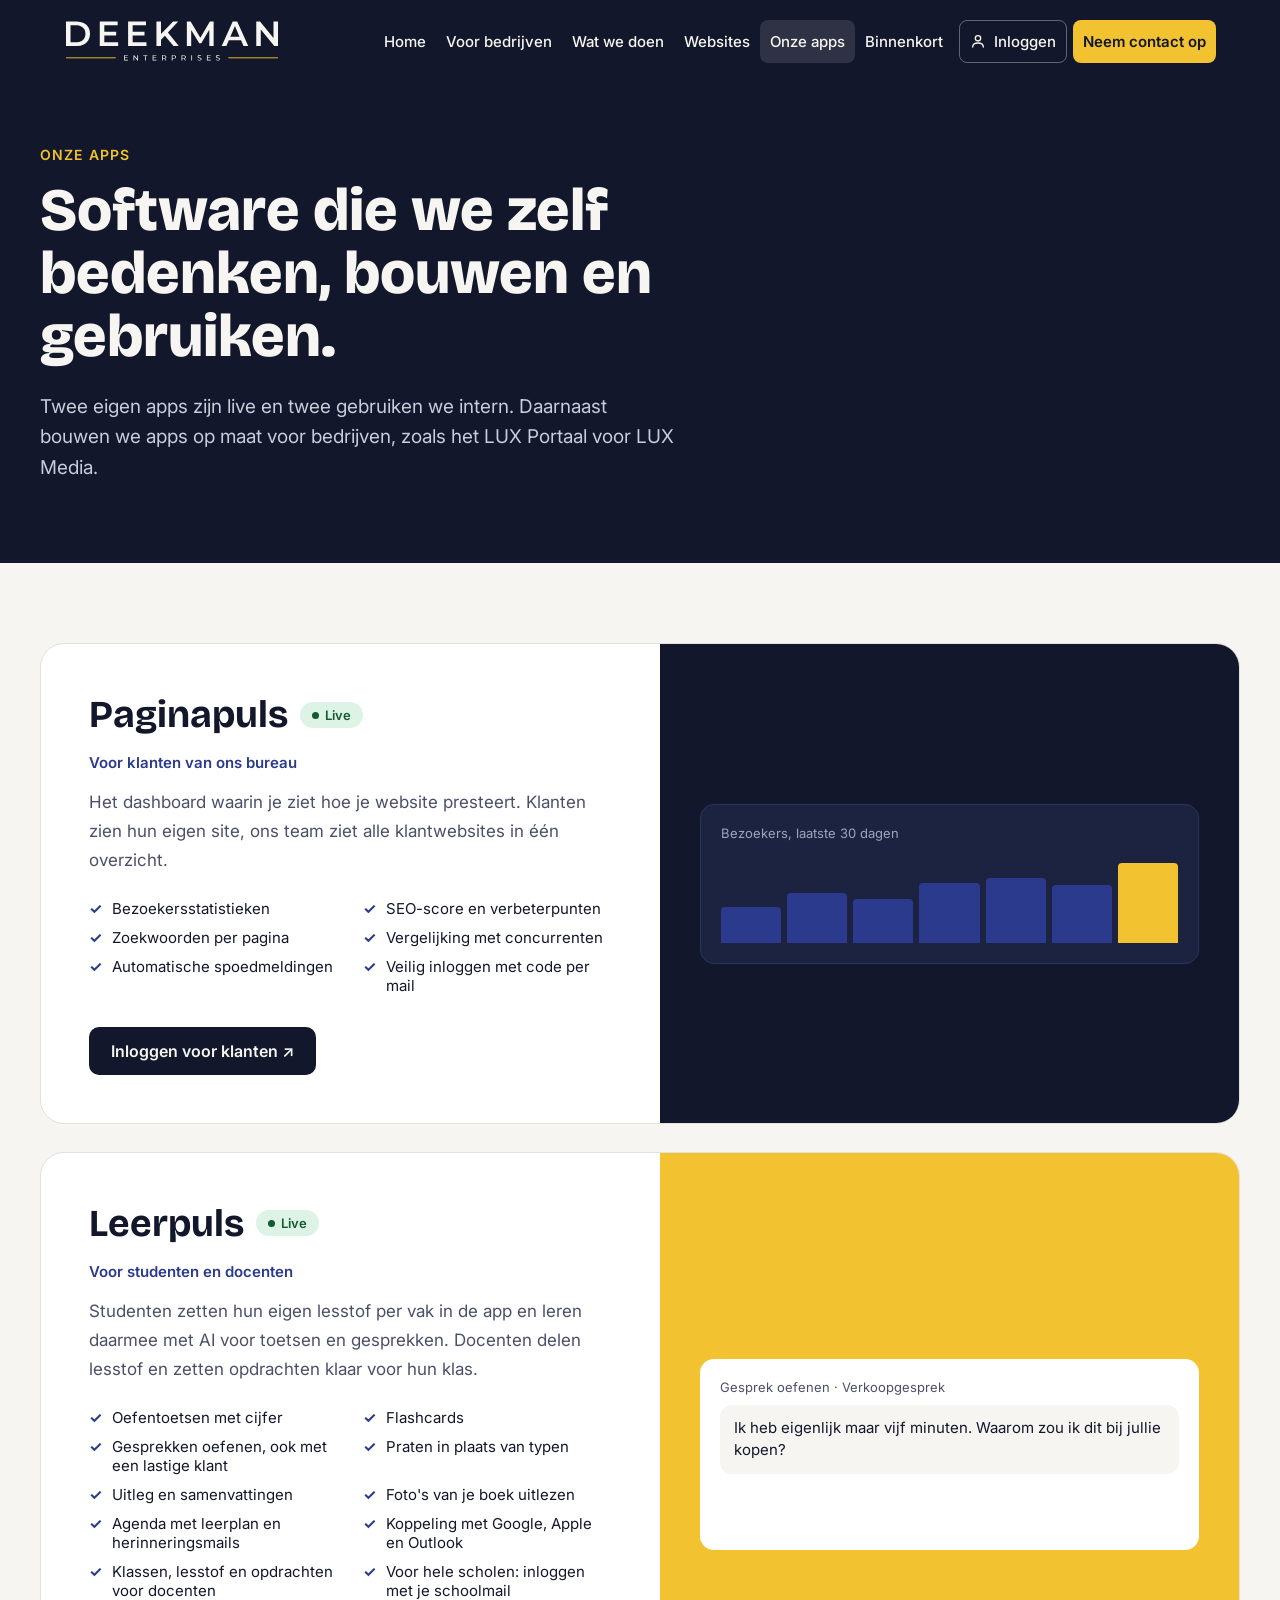
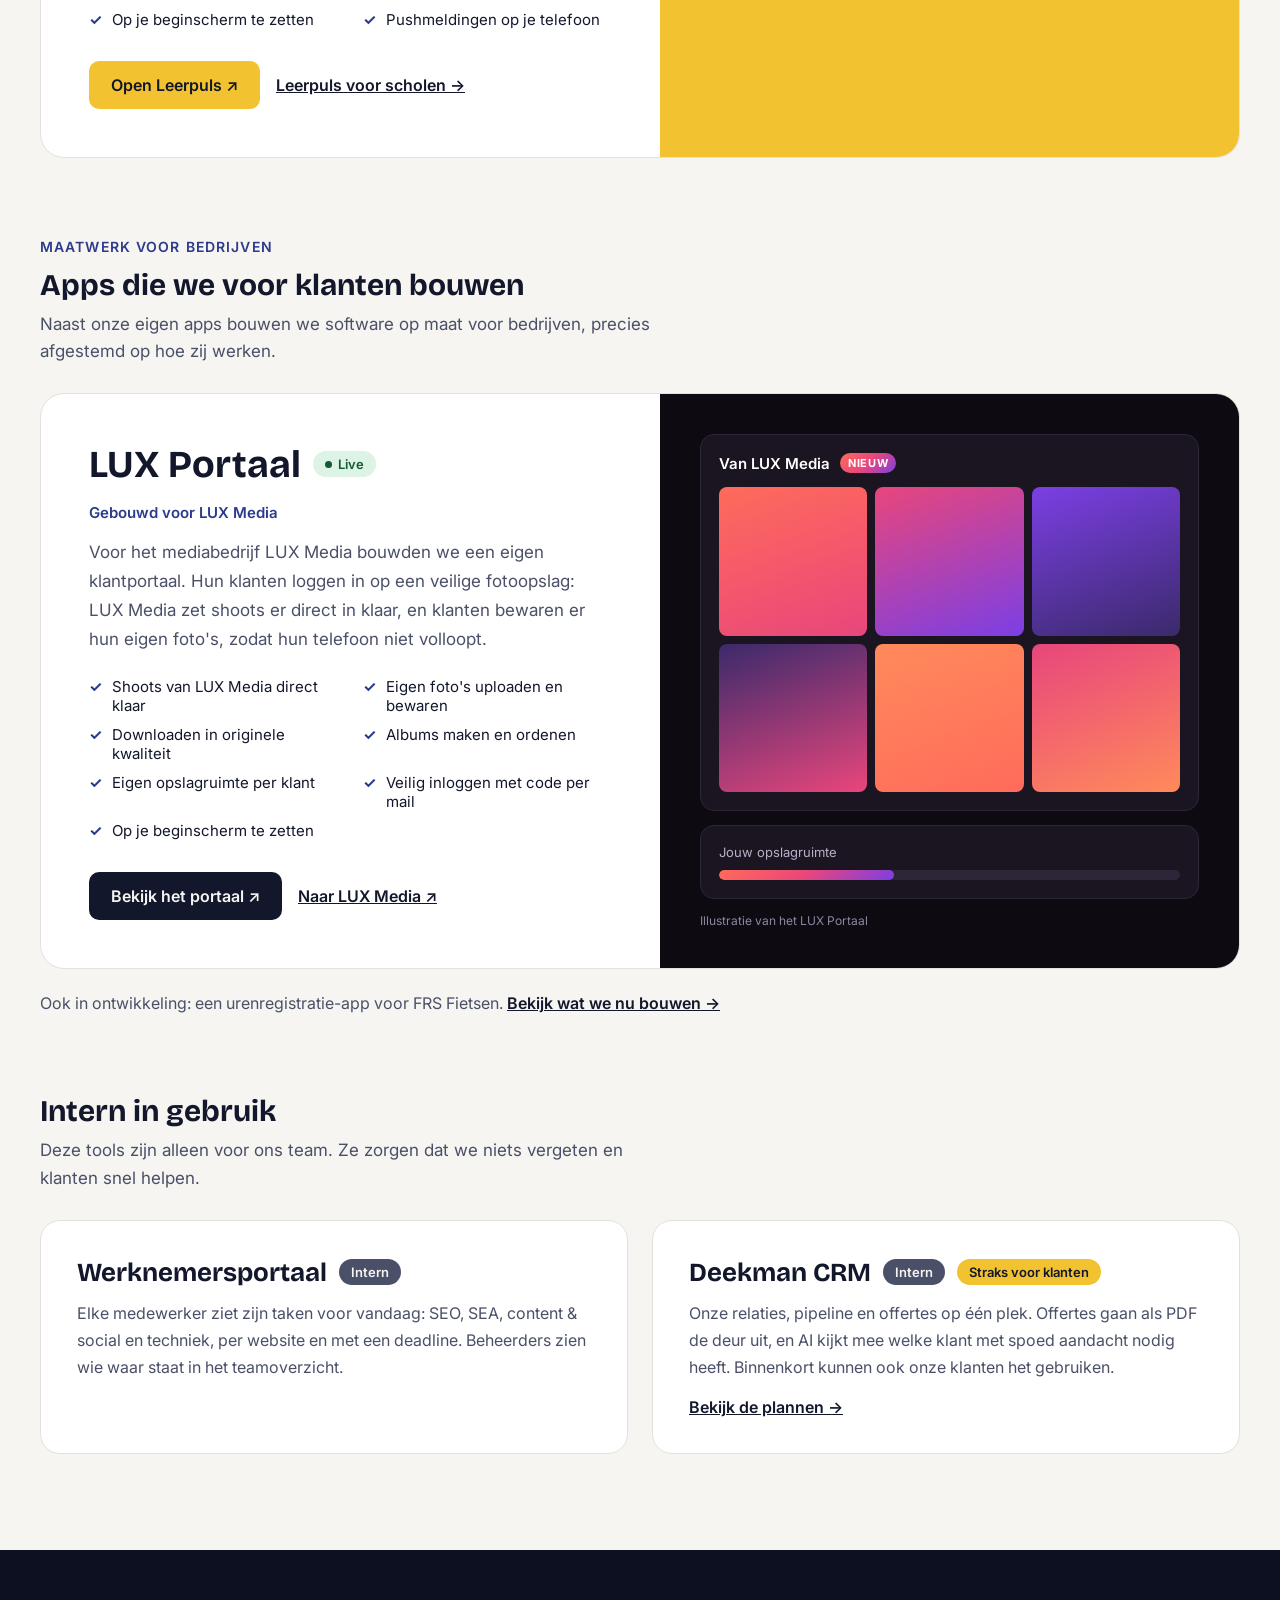
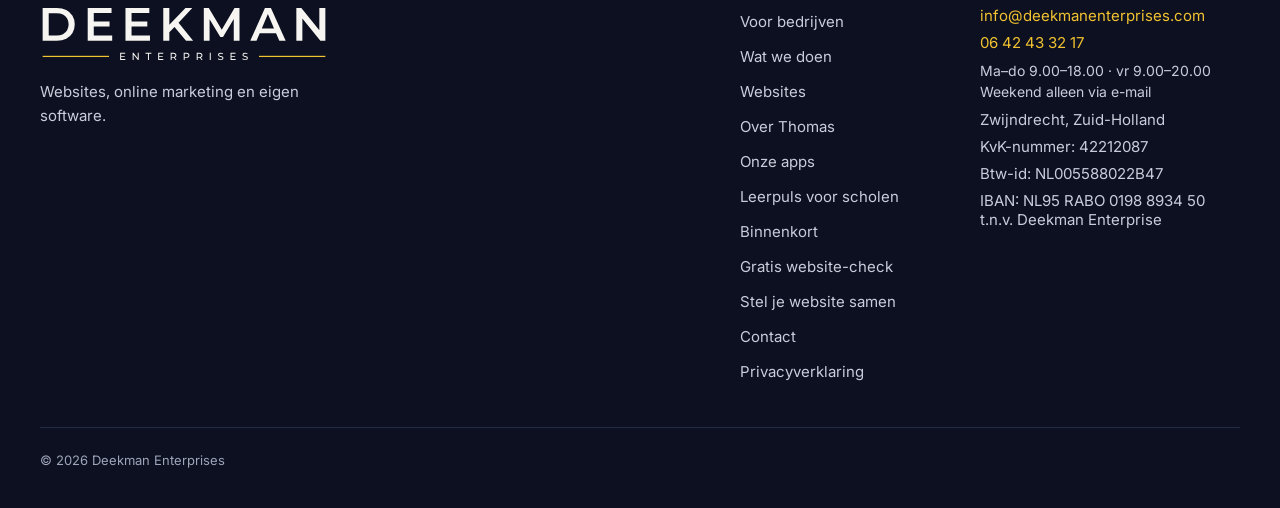
<file: apps.html>
<!doctype html>
<html lang="nl">
<head>
<meta charset="utf-8">
<meta name="viewport" content="width=device-width, initial-scale=1">
<title>Onze apps — Deekman Enterprises</title>
<meta name="description" content="Paginapuls (website-dashboard voor klanten) en Leerpuls (leren met AI voor studenten en docenten): de eigen apps van Deekman Enterprises.">
<link rel="canonical" href="https://deekmanenterprises.com/apps.html">
<meta property="og:type" content="website">
<meta property="og:site_name" content="Deekman Enterprises">
<meta property="og:title" content="Onze apps — Deekman Enterprises">
<meta property="og:description" content="Paginapuls (website-dashboard voor klanten) en Leerpuls (leren met AI voor studenten en docenten): de eigen apps van Deekman Enterprises.">
<meta property="og:url" content="https://deekmanenterprises.com/apps.html">
<meta property="og:locale" content="nl_NL">
<meta name="theme-color" content="#12172B">
<meta property="og:image" content="https://deekmanenterprises.com/og-image.png">
<link rel="icon" href="favicon.svg" type="image/svg+xml">
<link rel="icon" href="favicon-32.png" sizes="32x32" type="image/png">
<link rel="apple-touch-icon" href="apple-touch-icon.png">
<link rel="preconnect" href="https://fonts.googleapis.com">
<link rel="preconnect" href="https://fonts.gstatic.com" crossorigin>
<link href="https://fonts.googleapis.com/css2?family=Bricolage+Grotesque:wght@500;700;800&amp;family=Inter:wght@400;500;600&amp;display=swap" rel="stylesheet">
<link rel="stylesheet" href="style.css">
</head>
<body>
<div style="font-family: Inter, system-ui, sans-serif; color: #12172B; background: #F6F5F1; min-height: 100vh">

<header role="banner" style="background: #12172B; color: #F6F5F1">
<div style="max-width: 1200px; margin: 0 auto; padding: 16px 24px; display: flex; flex-wrap: wrap; align-items: center; justify-content: space-between; gap: 16px">
<a href="./" style="display: flex; align-items: center; min-height: 44px; padding: 4px 0">
<img src="logo-licht.svg" alt="Deekman Enterprises" style="height: 50px; width: auto; display: block">
</a>
<button class="menu-btn" type="button" aria-expanded="false" aria-controls="hoofdmenu">Menu</button>
<nav id="hoofdmenu" aria-label="Hoofdmenu" style="display: flex; flex-wrap: wrap; align-items: center; gap: 4px; font-size: 15px; font-weight: 500">
<a href="./" style="color: #F6F5F1; text-decoration: none; padding: 12px 14px; border-radius: 8px">Home</a>
<a href="voor-bedrijven.html" style="color: #F6F5F1; text-decoration: none; padding: 12px 14px; border-radius: 8px">Voor bedrijven</a>
<a href="diensten.html" style="color: #F6F5F1; text-decoration: none; padding: 12px 14px; border-radius: 8px">Wat we doen</a>
<a href="websites.html" style="color: #F6F5F1; text-decoration: none; padding: 12px 14px; border-radius: 8px">Websites</a>
<a href="apps.html" aria-current="page" style="color: #F6F5F1; text-decoration: none; padding: 12px 14px; border-radius: 8px; background: rgba(246,245,241,0.12)">Onze apps</a>
<a href="binnenkort.html" style="color: #F6F5F1; text-decoration: none; padding: 12px 14px; border-radius: 8px">Binnenkort</a>
<a href="inloggen.html" style="display: inline-flex; align-items: center; gap: 8px; color: #F6F5F1; text-decoration: none; padding: 11px 16px; border-radius: 8px; border: 1px solid rgba(246,245,241,0.35); margin-left: 8px"><svg width="16" height="16" viewBox="0 0 24 24" fill="none" stroke="currentColor" stroke-width="2" stroke-linecap="round" stroke-linejoin="round" aria-hidden="true"><circle cx="12" cy="8" r="4"></circle><path d="M4 21c0-4 4-6 8-6s8 2 8 6"></path></svg>Inloggen</a>
<a href="contact.html" style="color: #12172B; background: #F2C230; text-decoration: none; padding: 12px 18px; border-radius: 8px; font-weight: 600; margin-left: 8px">Neem contact op</a>
</nav>
</div>
</header>
<main id="inhoud">

<section style="background: #12172B; color: #F6F5F1; padding: 64px 24px 80px">
<div style="max-width: 1200px; margin: 0 auto">
<p style="margin: 0 0 16px; font-size: 14px; font-weight: 600; letter-spacing: 0.08em; text-transform: uppercase; color: #F2C230">Onze apps</p>
<h1 style="margin: 0; font-family: 'Bricolage Grotesque', sans-serif; font-weight: 800; font-size: clamp(38px, 5vw, 60px); line-height: 1.05; max-width: 820px">Software die we zelf bedenken, bouwen en gebruiken.</h1>
<p style="margin: 24px 0 0; font-size: 19px; line-height: 1.6; color: #C9CDDB; max-width: 640px">Twee eigen apps zijn live en twee gebruiken we intern. Daarnaast bouwen we apps op maat voor bedrijven, zoals het LUX Portaal voor LUX Media.</p>
</div>
</section>

<section style="padding: 80px 24px 40px">
<div style="max-width: 1200px; margin: 0 auto; display: flex; flex-direction: column; gap: 28px">

<article style="background: #FFFFFF; border: 1px solid #E3E1D9; border-radius: 24px; overflow: hidden; display: flex; flex-wrap: wrap">
<div style="flex: 1 1 420px; min-width: 0; padding: 48px; display: flex; flex-direction: column; gap: 16px">
<div style="display: flex; flex-wrap: wrap; align-items: center; gap: 12px">
<h2 style="margin: 0; font-family: 'Bricolage Grotesque', sans-serif; font-weight: 700; font-size: 38px">Paginapuls</h2>
<span style="font-size: 13px; font-weight: 600; color: #145A32; background: #DDF3E5; padding: 5px 12px; border-radius: 99px">Live</span>
</div>
<p style="margin: 0; font-size: 15px; font-weight: 600; color: #2B3A8C">Voor klanten van ons bureau</p>
<p style="margin: 0; color: #4A5068; line-height: 1.7; font-size: 17px">Het dashboard waarin je ziet hoe je website presteert. Klanten zien hun eigen site, ons team ziet alle klantwebsites in één overzicht.</p>
<ul style="margin: 8px 0 0; padding: 0; list-style: none; display: grid; grid-template-columns: repeat(auto-fit, minmax(220px, 1fr)); gap: 10px 24px; font-size: 15px">
<li style="display: flex; gap: 10px"><span style="color: #2B3A8C; font-weight: 700" aria-hidden="true">✓</span>Bezoekersstatistieken</li>
<li style="display: flex; gap: 10px"><span style="color: #2B3A8C; font-weight: 700" aria-hidden="true">✓</span>SEO-score en verbeterpunten</li>
<li style="display: flex; gap: 10px"><span style="color: #2B3A8C; font-weight: 700" aria-hidden="true">✓</span>Zoekwoorden per pagina</li>
<li style="display: flex; gap: 10px"><span style="color: #2B3A8C; font-weight: 700" aria-hidden="true">✓</span>Vergelijking met concurrenten</li>
<li style="display: flex; gap: 10px"><span style="color: #2B3A8C; font-weight: 700" aria-hidden="true">✓</span>Automatische spoedmeldingen</li>
<li style="display: flex; gap: 10px"><span style="color: #2B3A8C; font-weight: 700" aria-hidden="true">✓</span>Veilig inloggen met code per mail</li>
</ul>
<div style="display: flex; flex-wrap: wrap; gap: 12px; margin-top: 16px">
<a href="https://paginapuls.deekmanenterprises.com/" style="background: #12172B; color: #F6F5F1; text-decoration: none; font-weight: 600; padding: 14px 22px; border-radius: 10px">Inloggen voor klanten ↗</a>
</div>
</div>
<div style="flex: 1 1 380px; min-width: 0; background: #12172B; padding: 40px; display: flex; flex-direction: column; justify-content: center; gap: 14px">
<div style="background: #1C2340; border: 1px solid #2C3558; border-radius: 14px; padding: 20px; color: #F6F5F1">
<p style="margin: 0 0 12px; font-size: 13px; color: #9EA4BA">Bezoekers, laatste 30 dagen</p>
<div style="display: flex; align-items: flex-end; gap: 6px; height: 90px" aria-hidden="true">
<span style="flex: 1; height: 40%; background: #2B3A8C; border-radius: 4px 4px 0 0"></span><span style="flex: 1; height: 55%; background: #2B3A8C; border-radius: 4px 4px 0 0"></span><span style="flex: 1; height: 48%; background: #2B3A8C; border-radius: 4px 4px 0 0"></span><span style="flex: 1; height: 66%; background: #2B3A8C; border-radius: 4px 4px 0 0"></span><span style="flex: 1; height: 72%; background: #2B3A8C; border-radius: 4px 4px 0 0"></span><span style="flex: 1; height: 64%; background: #2B3A8C; border-radius: 4px 4px 0 0"></span><span style="flex: 1; height: 88%; background: #F2C230; border-radius: 4px 4px 0 0"></span>
</div>
</div>
</div>
</article>

<article style="background: #FFFFFF; border: 1px solid #E3E1D9; border-radius: 24px; overflow: hidden; display: flex; flex-wrap: wrap">
<div style="flex: 1 1 420px; min-width: 0; padding: 48px; display: flex; flex-direction: column; gap: 16px">
<div style="display: flex; flex-wrap: wrap; align-items: center; gap: 12px">
<h2 style="margin: 0; font-family: 'Bricolage Grotesque', sans-serif; font-weight: 700; font-size: 38px">Leerpuls</h2>
<span style="font-size: 13px; font-weight: 600; color: #145A32; background: #DDF3E5; padding: 5px 12px; border-radius: 99px">Live</span>
</div>
<p style="margin: 0; font-size: 15px; font-weight: 600; color: #2B3A8C">Voor studenten en docenten</p>
<p style="margin: 0; color: #4A5068; line-height: 1.7; font-size: 17px">Studenten zetten hun eigen lesstof per vak in de app en leren daarmee met AI voor toetsen en gesprekken. Docenten delen lesstof en zetten opdrachten klaar voor hun klas.</p>
<ul style="margin: 8px 0 0; padding: 0; list-style: none; display: grid; grid-template-columns: repeat(auto-fit, minmax(220px, 1fr)); gap: 10px 24px; font-size: 15px">
<li style="display: flex; gap: 10px"><span style="color: #2B3A8C; font-weight: 700" aria-hidden="true">✓</span>Oefentoetsen met cijfer</li>
<li style="display: flex; gap: 10px"><span style="color: #2B3A8C; font-weight: 700" aria-hidden="true">✓</span>Flashcards</li>
<li style="display: flex; gap: 10px"><span style="color: #2B3A8C; font-weight: 700" aria-hidden="true">✓</span>Gesprekken oefenen, ook met een lastige klant</li>
<li style="display: flex; gap: 10px"><span style="color: #2B3A8C; font-weight: 700" aria-hidden="true">✓</span>Praten in plaats van typen</li>
<li style="display: flex; gap: 10px"><span style="color: #2B3A8C; font-weight: 700" aria-hidden="true">✓</span>Uitleg en samenvattingen</li>
<li style="display: flex; gap: 10px"><span style="color: #2B3A8C; font-weight: 700" aria-hidden="true">✓</span>Foto's van je boek uitlezen</li>
<li style="display: flex; gap: 10px"><span style="color: #2B3A8C; font-weight: 700" aria-hidden="true">✓</span>Agenda met leerplan en herinneringsmails</li>
<li style="display: flex; gap: 10px"><span style="color: #2B3A8C; font-weight: 700" aria-hidden="true">✓</span>Koppeling met Google, Apple en Outlook</li>
<li style="display: flex; gap: 10px"><span style="color: #2B3A8C; font-weight: 700" aria-hidden="true">✓</span>Klassen, lesstof en opdrachten voor docenten</li>
<li style="display: flex; gap: 10px"><span style="color: #2B3A8C; font-weight: 700" aria-hidden="true">✓</span>Voor hele scholen: inloggen met je schoolmail</li>
<li style="display: flex; gap: 10px"><span style="color: #2B3A8C; font-weight: 700" aria-hidden="true">✓</span>Op je beginscherm te zetten</li>
<li style="display: flex; gap: 10px"><span style="color: #2B3A8C; font-weight: 700" aria-hidden="true">✓</span>Pushmeldingen op je telefoon</li>
</ul>
<div style="display: flex; flex-wrap: wrap; gap: 12px; margin-top: 16px">
<a href="https://leerpuls.deekmanenterprises.com/" style="background: #F2C230; color: #12172B; text-decoration: none; font-weight: 600; padding: 14px 22px; border-radius: 10px">Open Leerpuls ↗</a>
<a href="leerpuls-scholen.html" style="color: #12172B; font-weight: 600; padding: 14px 4px">Leerpuls voor scholen →</a>
</div>
</div>
<div style="flex: 1 1 380px; min-width: 0; background: #F2C230; padding: 40px; display: flex; flex-direction: column; justify-content: center; gap: 14px">
<div style="background: #FFFFFF; border-radius: 14px; padding: 20px">
<p style="margin: 0; font-size: 13px; color: #4A5068">Gesprek oefenen · Verkoopgesprek</p>
<p style="margin: 10px 0 0; background: #F6F5F1; border-radius: 12px; padding: 12px 14px; font-size: 15px; line-height: 1.5">Ik heb eigenlijk maar vijf minuten. Waarom zou ik dit bij jullie kopen?</p>
<p style="margin: 10px 0 0 32px; background: #12172B; color: #F6F5F1; border-radius: 12px; padding: 12px 14px; font-size: 15px; line-height: 1.5">Dan houd ik het kort. Wat vindt u het belangrijkst?</p>
</div>
</div>
</article>

</div>
</section>

<section style="padding: 40px 24px 40px">
<div style="max-width: 1200px; margin: 0 auto">
<p style="margin: 0 0 12px; font-size: 14px; font-weight: 600; letter-spacing: 0.08em; text-transform: uppercase; color: #2B3A8C">Maatwerk voor bedrijven</p>
<h2 style="margin: 0 0 8px; font-family: 'Bricolage Grotesque', sans-serif; font-weight: 700; font-size: 30px">Apps die we voor klanten bouwen</h2>
<p style="margin: 0 0 28px; color: #4A5068; font-size: 17px; line-height: 1.6; max-width: 640px">Naast onze eigen apps bouwen we software op maat voor bedrijven, precies afgestemd op hoe zij werken.</p>
<article style="background: #FFFFFF; border: 1px solid #E3E1D9; border-radius: 24px; overflow: hidden; display: flex; flex-wrap: wrap">
<div style="flex: 1 1 420px; min-width: 0; padding: 48px; display: flex; flex-direction: column; gap: 16px">
<div style="display: flex; flex-wrap: wrap; align-items: center; gap: 12px">
<h3 style="margin: 0; font-family: 'Bricolage Grotesque', sans-serif; font-weight: 700; font-size: 38px">LUX Portaal</h3>
<span style="font-size: 13px; font-weight: 600; color: #145A32; background: #DDF3E5; padding: 5px 12px; border-radius: 99px">Live</span>
</div>
<p style="margin: 0; font-size: 15px; font-weight: 600; color: #2B3A8C">Gebouwd voor LUX Media</p>
<p style="margin: 0; color: #4A5068; line-height: 1.7; font-size: 17px">Voor het mediabedrijf LUX Media bouwden we een eigen klantportaal. Hun klanten loggen in op een veilige fotoopslag: LUX Media zet shoots er direct in klaar, en klanten bewaren er hun eigen foto's, zodat hun telefoon niet volloopt.</p>
<ul style="margin: 8px 0 0; padding: 0; list-style: none; display: grid; grid-template-columns: repeat(auto-fit, minmax(220px, 1fr)); gap: 10px 24px; font-size: 15px">
<li style="display: flex; gap: 10px"><span style="color: #2B3A8C; font-weight: 700" aria-hidden="true">✓</span>Shoots van LUX Media direct klaar</li>
<li style="display: flex; gap: 10px"><span style="color: #2B3A8C; font-weight: 700" aria-hidden="true">✓</span>Eigen foto's uploaden en bewaren</li>
<li style="display: flex; gap: 10px"><span style="color: #2B3A8C; font-weight: 700" aria-hidden="true">✓</span>Downloaden in originele kwaliteit</li>
<li style="display: flex; gap: 10px"><span style="color: #2B3A8C; font-weight: 700" aria-hidden="true">✓</span>Albums maken en ordenen</li>
<li style="display: flex; gap: 10px"><span style="color: #2B3A8C; font-weight: 700" aria-hidden="true">✓</span>Eigen opslagruimte per klant</li>
<li style="display: flex; gap: 10px"><span style="color: #2B3A8C; font-weight: 700" aria-hidden="true">✓</span>Veilig inloggen met code per mail</li>
<li style="display: flex; gap: 10px"><span style="color: #2B3A8C; font-weight: 700" aria-hidden="true">✓</span>Op je beginscherm te zetten</li>
</ul>
<div style="display: flex; flex-wrap: wrap; gap: 12px; margin-top: 16px">
<a href="https://app.lux-media.nl/" style="background: #12172B; color: #F6F5F1; text-decoration: none; font-weight: 600; padding: 14px 22px; border-radius: 10px">Bekijk het portaal ↗</a>
<a href="https://lux-media.nl/" style="color: #12172B; font-weight: 600; padding: 14px 4px">Naar LUX Media ↗</a>
</div>
</div>
<div style="flex: 1 1 380px; min-width: 0; background: #0D0A12; padding: 40px; display: flex; flex-direction: column; justify-content: center; gap: 14px">
<div style="background: #1A1520; border: 1px solid #2E2638; border-radius: 14px; padding: 18px; color: #FFFFFF">
<div style="display: flex; align-items: center; gap: 10px; margin-bottom: 14px"><span style="font-weight: 600; font-size: 15px">Van LUX Media</span><span style="font-size: 11px; font-weight: 700; letter-spacing: 0.06em; color: #FFFFFF; background: linear-gradient(135deg, #FF6B5B 0%, #E8467C 50%, #7B3FE4 100%); padding: 3px 8px; border-radius: 99px">NIEUW</span></div>
<div aria-hidden="true" style="display: grid; grid-template-columns: repeat(3, minmax(0, 1fr)); gap: 8px">
<span style="aspect-ratio: 1; border-radius: 8px; background: linear-gradient(160deg, #FF6B5B, #E8467C)"></span>
<span style="aspect-ratio: 1; border-radius: 8px; background: linear-gradient(160deg, #E8467C, #7B3FE4)"></span>
<span style="aspect-ratio: 1; border-radius: 8px; background: linear-gradient(160deg, #7B3FE4, #3B2A6B)"></span>
<span style="aspect-ratio: 1; border-radius: 8px; background: linear-gradient(160deg, #3B2A6B, #E8467C)"></span>
<span style="aspect-ratio: 1; border-radius: 8px; background: linear-gradient(160deg, #FF8A5B, #FF6B5B)"></span>
<span style="aspect-ratio: 1; border-radius: 8px; background: linear-gradient(160deg, #E8467C, #FF8A5B)"></span>
</div>
</div>
<div style="background: #1A1520; border: 1px solid #2E2638; border-radius: 14px; padding: 18px; color: #FFFFFF">
<p style="margin: 0 0 10px; font-size: 13px; color: #B9AFC8">Jouw opslagruimte</p>
<div aria-hidden="true" style="height: 10px; border-radius: 99px; background: #2E2638; overflow: hidden"><span style="display: block; width: 38%; height: 100%; border-radius: 99px; background: linear-gradient(135deg, #FF6B5B 0%, #E8467C 50%, #7B3FE4 100%)"></span></div>
</div>
<p style="margin: 0; font-size: 12px; color: #8F86A0">Illustratie van het LUX Portaal</p>
</div>
</article>
<p style="margin: 24px 0 0; color: #4A5068; font-size: 16px">Ook in ontwikkeling: een urenregistratie-app voor FRS Fietsen. <a href="binnenkort.html" style="font-weight: 600">Bekijk wat we nu bouwen →</a></p>
</div>
</section>

<section style="padding: 40px 24px 96px">
<div style="max-width: 1200px; margin: 0 auto">
<h2 style="margin: 0 0 8px; font-family: 'Bricolage Grotesque', sans-serif; font-weight: 700; font-size: 30px">Intern in gebruik</h2>
<p style="margin: 0 0 28px; color: #4A5068; font-size: 17px; line-height: 1.6; max-width: 640px">Deze tools zijn alleen voor ons team. Ze zorgen dat we niets vergeten en klanten snel helpen.</p>
<div style="display: grid; grid-template-columns: repeat(auto-fit, minmax(320px, 1fr)); gap: 24px">
<article style="background: #FFFFFF; border: 1px solid #E3E1D9; border-radius: 20px; padding: 36px; display: flex; flex-direction: column; gap: 12px">
<div style="display: flex; align-items: center; gap: 12px"><h3 style="margin: 0; font-family: 'Bricolage Grotesque', sans-serif; font-weight: 700; font-size: 26px">Werknemersportaal</h3><span style="font-size: 13px; font-weight: 600; color: #F6F5F1; background: #4A5068; padding: 5px 12px; border-radius: 99px">Intern</span></div>
<p style="margin: 0; color: #4A5068; line-height: 1.7">Elke medewerker ziet zijn taken voor vandaag: SEO, SEA, content &amp; social en techniek, per website en met een deadline. Beheerders zien wie waar staat in het teamoverzicht.</p>
</article>
<article style="background: #FFFFFF; border: 1px solid #E3E1D9; border-radius: 20px; padding: 36px; display: flex; flex-direction: column; gap: 12px">
<div style="display: flex; flex-wrap: wrap; align-items: center; gap: 12px"><h3 style="margin: 0; font-family: 'Bricolage Grotesque', sans-serif; font-weight: 700; font-size: 26px">Deekman CRM</h3><span style="font-size: 13px; font-weight: 600; color: #F6F5F1; background: #4A5068; padding: 5px 12px; border-radius: 99px">Intern</span><span style="font-size: 13px; font-weight: 600; color: #12172B; background: #F2C230; padding: 5px 12px; border-radius: 99px">Straks voor klanten</span></div>
<p style="margin: 0; color: #4A5068; line-height: 1.7">Onze relaties, pipeline en offertes op één plek. Offertes gaan als PDF de deur uit, en AI kijkt mee welke klant met spoed aandacht nodig heeft. Binnenkort kunnen ook onze klanten het gebruiken.</p>
<a href="binnenkort.html" style="font-weight: 600; margin-top: auto; padding-top: 4px">Bekijk de plannen →</a>
</article>
</div>
</div>
</section>

</main>

<footer style="background: #0C1020; color: #C9CDDB; padding: 56px 24px 40px; font-size: 15px">
<div style="max-width: 1200px; margin: 0 auto; display: flex; flex-wrap: wrap; gap: 40px; justify-content: space-between">
<div style="flex: 1 1 280px; min-width: 0">
<img src="logo-licht.svg" alt="Deekman Enterprises" style="height: 56px; width: auto; display: block; margin: 0 0 18px">
<p style="margin: 0; line-height: 1.6; max-width: 320px">Websites, online marketing en eigen software.</p>
</div>
<nav aria-label="Footer" style="flex: 0 1 200px; display: flex; flex-direction: column; gap: 4px">
<a href="voor-bedrijven.html" style="color: #C9CDDB; text-decoration: none; padding: 6px 0">Voor bedrijven</a>
<a href="diensten.html" style="color: #C9CDDB; text-decoration: none; padding: 6px 0">Wat we doen</a>
<a href="websites.html" style="color: #C9CDDB; text-decoration: none; padding: 6px 0">Websites</a>
<a href="over-thomas.html" style="color: #C9CDDB; text-decoration: none; padding: 6px 0">Over Thomas</a>
<a href="apps.html" style="color: #C9CDDB; text-decoration: none; padding: 6px 0">Onze apps</a>
<a href="leerpuls-scholen.html" style="color: #C9CDDB; text-decoration: none; padding: 6px 0">Leerpuls voor scholen</a>
<a href="binnenkort.html" style="color: #C9CDDB; text-decoration: none; padding: 6px 0">Binnenkort</a>
<a href="website-check.html" style="color: #C9CDDB; text-decoration: none; padding: 6px 0">Gratis website-check</a>
<a href="website-bouwer.html" style="color: #C9CDDB; text-decoration: none; padding: 6px 0">Stel je website samen</a>
<a href="contact.html" style="color: #C9CDDB; text-decoration: none; padding: 6px 0">Contact</a>
<a href="privacy.html" style="color: #C9CDDB; text-decoration: none; padding: 6px 0">Privacyverklaring</a>
</nav>
<div style="flex: 0 1 260px; display: flex; flex-direction: column; gap: 8px">
<a href="mailto:info@deekmanenterprises.com" style="color: #F2C230; text-decoration: none">info@deekmanenterprises.com</a>
<a href="tel:+31642433217" style="color: #F2C230; text-decoration: none">06 42 43 32 17</a>
<span style="font-size: 14px; line-height: 1.5">Ma–do 9.00–18.00 · vr 9.00–20.00<br>Weekend alleen via e-mail</span>
<span>Zwijndrecht, Zuid-Holland</span>
<span>KvK-nummer: 42212087</span>
<span>Btw-id: NL005588022B47</span>
<span>IBAN: NL95 RABO 0198 8934 50 t.n.v. Deekman Enterprise</span>
</div>
</div>
<p style="max-width: 1200px; margin: 40px auto 0; padding-top: 24px; border-top: 1px solid #232A45; font-size: 13px; color: #9EA4BA">© 2026 Deekman Enterprises</p>
</footer>

</div>
<script src="config.js"></script>
<script src="site.js"></script>
<script src="js/animaties.js"></script>
</body>
</html>
</file>
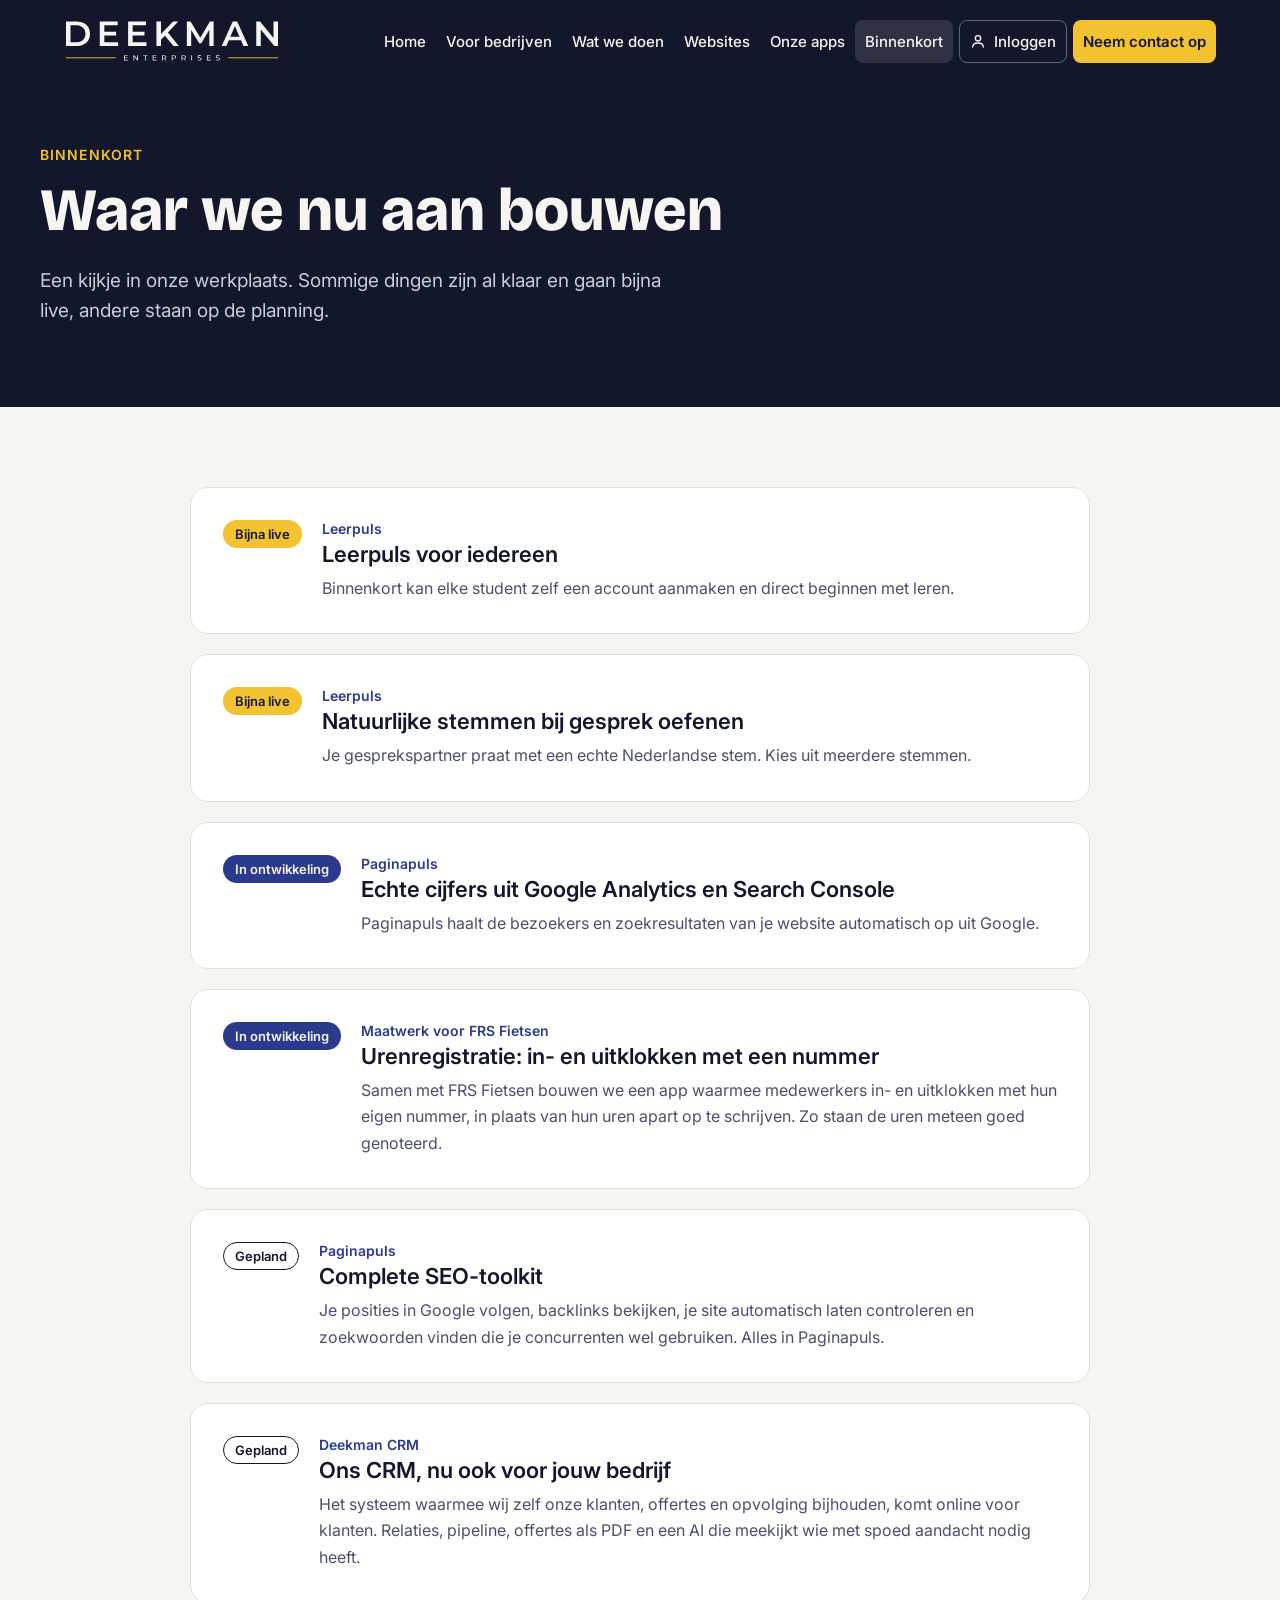
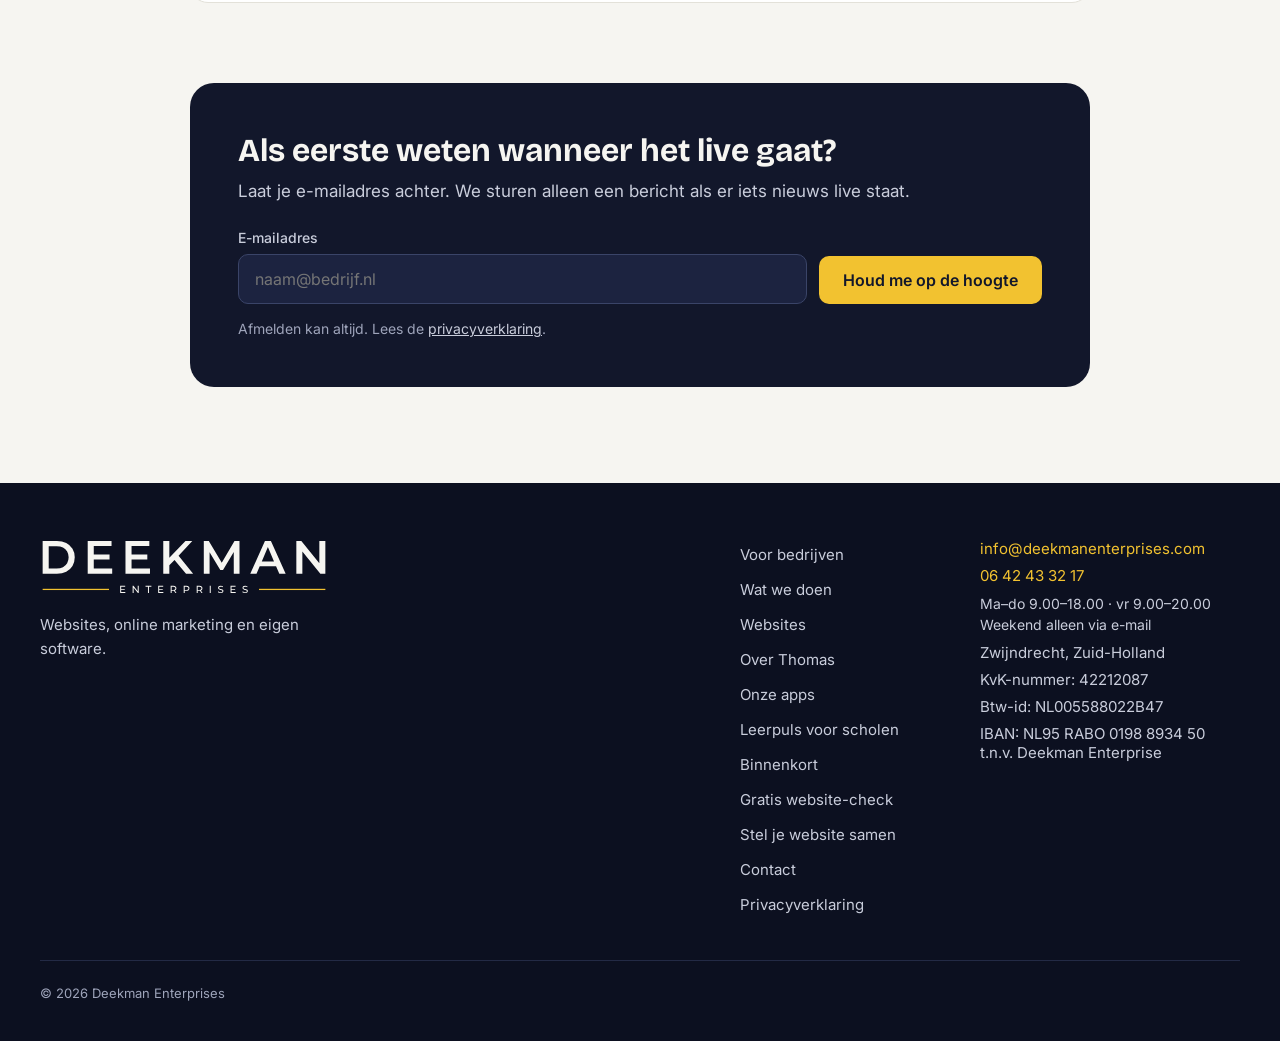
<file: binnenkort.html>
<!doctype html>
<html lang="nl">
<head>
<meta charset="utf-8">
<meta name="viewport" content="width=device-width, initial-scale=1">
<title>Binnenkort — Deekman Enterprises</title>
<meta name="description" content="Waar we nu aan bouwen: nieuwe functies voor Leerpuls en Paginapuls en ons CRM voor klanten.">
<link rel="canonical" href="https://deekmanenterprises.com/binnenkort.html">
<meta property="og:type" content="website">
<meta property="og:site_name" content="Deekman Enterprises">
<meta property="og:title" content="Binnenkort — Deekman Enterprises">
<meta property="og:description" content="Waar we nu aan bouwen: nieuwe functies voor Leerpuls en Paginapuls en ons CRM voor klanten.">
<meta property="og:url" content="https://deekmanenterprises.com/binnenkort.html">
<meta property="og:locale" content="nl_NL">
<meta name="theme-color" content="#12172B">
<meta property="og:image" content="https://deekmanenterprises.com/og-image.png">
<link rel="icon" href="favicon.svg" type="image/svg+xml">
<link rel="icon" href="favicon-32.png" sizes="32x32" type="image/png">
<link rel="apple-touch-icon" href="apple-touch-icon.png">
<link rel="preconnect" href="https://fonts.googleapis.com">
<link rel="preconnect" href="https://fonts.gstatic.com" crossorigin>
<link href="https://fonts.googleapis.com/css2?family=Bricolage+Grotesque:wght@500;700;800&amp;family=Inter:wght@400;500;600&amp;display=swap" rel="stylesheet">
<link rel="stylesheet" href="style.css">
</head>
<body>
<div style="font-family: Inter, system-ui, sans-serif; color: #12172B; background: #F6F5F1; min-height: 100vh">

<header role="banner" style="background: #12172B; color: #F6F5F1">
<div style="max-width: 1200px; margin: 0 auto; padding: 16px 24px; display: flex; flex-wrap: wrap; align-items: center; justify-content: space-between; gap: 16px">
<a href="./" style="display: flex; align-items: center; min-height: 44px; padding: 4px 0">
<img src="logo-licht.svg" alt="Deekman Enterprises" style="height: 50px; width: auto; display: block">
</a>
<button class="menu-btn" type="button" aria-expanded="false" aria-controls="hoofdmenu">Menu</button>
<nav id="hoofdmenu" aria-label="Hoofdmenu" style="display: flex; flex-wrap: wrap; align-items: center; gap: 4px; font-size: 15px; font-weight: 500">
<a href="./" style="color: #F6F5F1; text-decoration: none; padding: 12px 14px; border-radius: 8px">Home</a>
<a href="voor-bedrijven.html" style="color: #F6F5F1; text-decoration: none; padding: 12px 14px; border-radius: 8px">Voor bedrijven</a>
<a href="diensten.html" style="color: #F6F5F1; text-decoration: none; padding: 12px 14px; border-radius: 8px">Wat we doen</a>
<a href="websites.html" style="color: #F6F5F1; text-decoration: none; padding: 12px 14px; border-radius: 8px">Websites</a>
<a href="apps.html" style="color: #F6F5F1; text-decoration: none; padding: 12px 14px; border-radius: 8px">Onze apps</a>
<a href="binnenkort.html" aria-current="page" style="color: #F6F5F1; text-decoration: none; padding: 12px 14px; border-radius: 8px; background: rgba(246,245,241,0.12)">Binnenkort</a>
<a href="inloggen.html" style="display: inline-flex; align-items: center; gap: 8px; color: #F6F5F1; text-decoration: none; padding: 11px 16px; border-radius: 8px; border: 1px solid rgba(246,245,241,0.35); margin-left: 8px"><svg width="16" height="16" viewBox="0 0 24 24" fill="none" stroke="currentColor" stroke-width="2" stroke-linecap="round" stroke-linejoin="round" aria-hidden="true"><circle cx="12" cy="8" r="4"></circle><path d="M4 21c0-4 4-6 8-6s8 2 8 6"></path></svg>Inloggen</a>
<a href="contact.html" style="color: #12172B; background: #F2C230; text-decoration: none; padding: 12px 18px; border-radius: 8px; font-weight: 600; margin-left: 8px">Neem contact op</a>
</nav>
</div>
</header>
<main id="inhoud">

<section style="background: #12172B; color: #F6F5F1; padding: 64px 24px 80px">
<div style="max-width: 1200px; margin: 0 auto">
<p style="margin: 0 0 16px; font-size: 14px; font-weight: 600; letter-spacing: 0.08em; text-transform: uppercase; color: #F2C230">Binnenkort</p>
<h1 style="margin: 0; font-family: 'Bricolage Grotesque', sans-serif; font-weight: 800; font-size: clamp(38px, 5vw, 60px); line-height: 1.05; max-width: 820px">Waar we nu aan bouwen</h1>
<p style="margin: 24px 0 0; font-size: 19px; line-height: 1.6; color: #C9CDDB; max-width: 640px">Een kijkje in onze werkplaats. Sommige dingen zijn al klaar en gaan bijna live, andere staan op de planning.</p>
</div>
</section>

<section style="padding: 80px 24px">
<div style="max-width: 900px; margin: 0 auto">
<ol style="list-style: none; margin: 0; padding: 0; display: flex; flex-direction: column; gap: 20px">

<li style="background: #FFFFFF; border: 1px solid #E3E1D9; border-radius: 18px; padding: 32px; display: flex; flex-wrap: wrap; gap: 20px; align-items: flex-start">
<span style="flex: 0 0 auto; font-size: 13px; font-weight: 600; color: #12172B; background: #F2C230; padding: 6px 12px; border-radius: 99px">Bijna live</span>
<div style="flex: 1 1 420px; min-width: 0">
<p style="margin: 0 0 4px; font-size: 14px; font-weight: 600; color: #2B3A8C">Leerpuls</p>
<h2 style="margin: 0 0 8px; font-size: 22px; font-weight: 600">Leerpuls voor iedereen</h2>
<p style="margin: 0; color: #4A5068; line-height: 1.65">Binnenkort kan elke student zelf een account aanmaken en direct beginnen met leren.</p>
</div>
</li>

<li style="background: #FFFFFF; border: 1px solid #E3E1D9; border-radius: 18px; padding: 32px; display: flex; flex-wrap: wrap; gap: 20px; align-items: flex-start">
<span style="flex: 0 0 auto; font-size: 13px; font-weight: 600; color: #12172B; background: #F2C230; padding: 6px 12px; border-radius: 99px">Bijna live</span>
<div style="flex: 1 1 420px; min-width: 0">
<p style="margin: 0 0 4px; font-size: 14px; font-weight: 600; color: #2B3A8C">Leerpuls</p>
<h2 style="margin: 0 0 8px; font-size: 22px; font-weight: 600">Natuurlijke stemmen bij gesprek oefenen</h2>
<p style="margin: 0; color: #4A5068; line-height: 1.65">Je gesprekspartner praat met een echte Nederlandse stem. Kies uit meerdere stemmen.</p>
</div>
</li>

<li style="background: #FFFFFF; border: 1px solid #E3E1D9; border-radius: 18px; padding: 32px; display: flex; flex-wrap: wrap; gap: 20px; align-items: flex-start">
<span style="flex: 0 0 auto; font-size: 13px; font-weight: 600; color: #F6F5F1; background: #2B3A8C; padding: 6px 12px; border-radius: 99px">In ontwikkeling</span>
<div style="flex: 1 1 420px; min-width: 0">
<p style="margin: 0 0 4px; font-size: 14px; font-weight: 600; color: #2B3A8C">Paginapuls</p>
<h2 style="margin: 0 0 8px; font-size: 22px; font-weight: 600">Echte cijfers uit Google Analytics en Search Console</h2>
<p style="margin: 0; color: #4A5068; line-height: 1.65">Paginapuls haalt de bezoekers en zoekresultaten van je website automatisch op uit Google.</p>
</div>
</li>
<li style="background: #FFFFFF; border: 1px solid #E3E1D9; border-radius: 18px; padding: 32px; display: flex; flex-wrap: wrap; gap: 20px; align-items: flex-start">
<span style="flex: 0 0 auto; font-size: 13px; font-weight: 600; color: #F6F5F1; background: #2B3A8C; padding: 6px 12px; border-radius: 99px">In ontwikkeling</span>
<div style="flex: 1 1 420px; min-width: 0">
<p style="margin: 0 0 4px; font-size: 14px; font-weight: 600; color: #2B3A8C">Maatwerk voor FRS Fietsen</p>
<h2 style="margin: 0 0 8px; font-size: 22px; font-weight: 600">Urenregistratie: in- en uitklokken met een nummer</h2>
<p style="margin: 0; color: #4A5068; line-height: 1.65">Samen met FRS Fietsen bouwen we een app waarmee medewerkers in- en uitklokken met hun eigen nummer, in plaats van hun uren apart op te schrijven. Zo staan de uren meteen goed genoteerd.</p>
</div>
</li>

<li style="background: #FFFFFF; border: 1px solid #E3E1D9; border-radius: 18px; padding: 32px; display: flex; flex-wrap: wrap; gap: 20px; align-items: flex-start">
<span style="flex: 0 0 auto; font-size: 13px; font-weight: 600; color: #12172B; background: #FFFFFF; border: 1px solid #12172B; padding: 5px 11px; border-radius: 99px">Gepland</span>
<div style="flex: 1 1 420px; min-width: 0">
<p style="margin: 0 0 4px; font-size: 14px; font-weight: 600; color: #2B3A8C">Paginapuls</p>
<h2 style="margin: 0 0 8px; font-size: 22px; font-weight: 600">Complete SEO-toolkit</h2>
<p style="margin: 0; color: #4A5068; line-height: 1.65">Je posities in Google volgen, backlinks bekijken, je site automatisch laten controleren en zoekwoorden vinden die je concurrenten wel gebruiken. Alles in Paginapuls.</p>
</div>
</li>

<li style="background: #FFFFFF; border: 1px solid #E3E1D9; border-radius: 18px; padding: 32px; display: flex; flex-wrap: wrap; gap: 20px; align-items: flex-start">
<span style="flex: 0 0 auto; font-size: 13px; font-weight: 600; color: #12172B; background: #FFFFFF; border: 1px solid #12172B; padding: 5px 11px; border-radius: 99px">Gepland</span>
<div style="flex: 1 1 420px; min-width: 0">
<p style="margin: 0 0 4px; font-size: 14px; font-weight: 600; color: #2B3A8C">Deekman CRM</p>
<h2 style="margin: 0 0 8px; font-size: 22px; font-weight: 600">Ons CRM, nu ook voor jouw bedrijf</h2>
<p style="margin: 0; color: #4A5068; line-height: 1.65">Het systeem waarmee wij zelf onze klanten, offertes en opvolging bijhouden, komt online voor klanten. Relaties, pipeline, offertes als PDF en een AI die meekijkt wie met spoed aandacht nodig heeft.</p>
</div>
</li>


</ol>
</div>
</section>

<section style="padding: 0 24px 96px">
<div style="max-width: 900px; margin: 0 auto; background: #12172B; color: #F6F5F1; border-radius: 24px; padding: 48px">
<h2 style="margin: 0 0 8px; font-family: 'Bricolage Grotesque', sans-serif; font-weight: 700; font-size: 32px">Als eerste weten wanneer het live gaat?</h2>
<p style="margin: 0 0 24px; color: #C9CDDB; font-size: 17px; line-height: 1.6">Laat je e-mailadres achter. We sturen alleen een bericht als er iets nieuws live staat.</p>
<div data-if="notSent" style="display: contents">
<form data-submit="submit" data-soort="updates" style="display: flex; flex-wrap: wrap; gap: 12px; align-items: flex-end">
<div class="hp" aria-hidden="true"><label>Laat dit veld leeg<input type="text" name="website" tabindex="-1" autocomplete="off"></label></div>
<div style="flex: 1 1 300px; min-width: 0; display: flex; flex-direction: column; gap: 8px">
<label for="nieuws-email" style="font-size: 14px; font-weight: 500; color: #C9CDDB">E-mailadres</label>
<input id="nieuws-email" type="email" required placeholder="naam@bedrijf.nl" style="font: inherit; font-size: 16px; padding: 14px 16px; border-radius: 10px; border: 1px solid #3A4468; background: #1C2340; color: #F6F5F1; min-height: 48px; box-sizing: border-box">
</div>
<button type="submit" style="font: inherit; font-weight: 600; font-size: 16px; padding: 14px 24px; min-height: 48px; border: 0; border-radius: 10px; background: #F2C230; color: #12172B; cursor: pointer">Houd me op de hoogte</button>
</form>
<p style="margin: 14px 0 0; font-size: 14px; color: #9EA4BA; line-height: 1.5">Afmelden kan altijd. Lees de <a href="privacy.html" style="color: #C9CDDB">privacyverklaring</a>.</p>
</div>
<div data-if="sent" style="display: none">
<p role="status" style="margin: 0; padding: 16px 20px; border-radius: 12px; background: #1C2340; border: 1px solid #3A4468; font-size: 17px">Bedankt! We laten het je weten zodra er iets nieuws live staat.</p>
</div>
</div>
</section>

</main>

<footer style="background: #0C1020; color: #C9CDDB; padding: 56px 24px 40px; font-size: 15px">
<div style="max-width: 1200px; margin: 0 auto; display: flex; flex-wrap: wrap; gap: 40px; justify-content: space-between">
<div style="flex: 1 1 280px; min-width: 0">
<img src="logo-licht.svg" alt="Deekman Enterprises" style="height: 56px; width: auto; display: block; margin: 0 0 18px">
<p style="margin: 0; line-height: 1.6; max-width: 320px">Websites, online marketing en eigen software.</p>
</div>
<nav aria-label="Footer" style="flex: 0 1 200px; display: flex; flex-direction: column; gap: 4px">
<a href="voor-bedrijven.html" style="color: #C9CDDB; text-decoration: none; padding: 6px 0">Voor bedrijven</a>
<a href="diensten.html" style="color: #C9CDDB; text-decoration: none; padding: 6px 0">Wat we doen</a>
<a href="websites.html" style="color: #C9CDDB; text-decoration: none; padding: 6px 0">Websites</a>
<a href="over-thomas.html" style="color: #C9CDDB; text-decoration: none; padding: 6px 0">Over Thomas</a>
<a href="apps.html" style="color: #C9CDDB; text-decoration: none; padding: 6px 0">Onze apps</a>
<a href="leerpuls-scholen.html" style="color: #C9CDDB; text-decoration: none; padding: 6px 0">Leerpuls voor scholen</a>
<a href="binnenkort.html" style="color: #C9CDDB; text-decoration: none; padding: 6px 0">Binnenkort</a>
<a href="website-check.html" style="color: #C9CDDB; text-decoration: none; padding: 6px 0">Gratis website-check</a>
<a href="website-bouwer.html" style="color: #C9CDDB; text-decoration: none; padding: 6px 0">Stel je website samen</a>
<a href="contact.html" style="color: #C9CDDB; text-decoration: none; padding: 6px 0">Contact</a>
<a href="privacy.html" style="color: #C9CDDB; text-decoration: none; padding: 6px 0">Privacyverklaring</a>
</nav>
<div style="flex: 0 1 260px; display: flex; flex-direction: column; gap: 8px">
<a href="mailto:info@deekmanenterprises.com" style="color: #F2C230; text-decoration: none">info@deekmanenterprises.com</a>
<a href="tel:+31642433217" style="color: #F2C230; text-decoration: none">06 42 43 32 17</a>
<span style="font-size: 14px; line-height: 1.5">Ma–do 9.00–18.00 · vr 9.00–20.00<br>Weekend alleen via e-mail</span>
<span>Zwijndrecht, Zuid-Holland</span>
<span>KvK-nummer: 42212087</span>
<span>Btw-id: NL005588022B47</span>
<span>IBAN: NL95 RABO 0198 8934 50 t.n.v. Deekman Enterprise</span>
</div>
</div>
<p style="max-width: 1200px; margin: 40px auto 0; padding-top: 24px; border-top: 1px solid #232A45; font-size: 13px; color: #9EA4BA">© 2026 Deekman Enterprises</p>
</footer>

</div>
<script src="config.js"></script>
<script src="site.js"></script>
<script src="js/animaties.js"></script>
<script src="js/formulieren.js"></script>
</body>
</html>
</file>
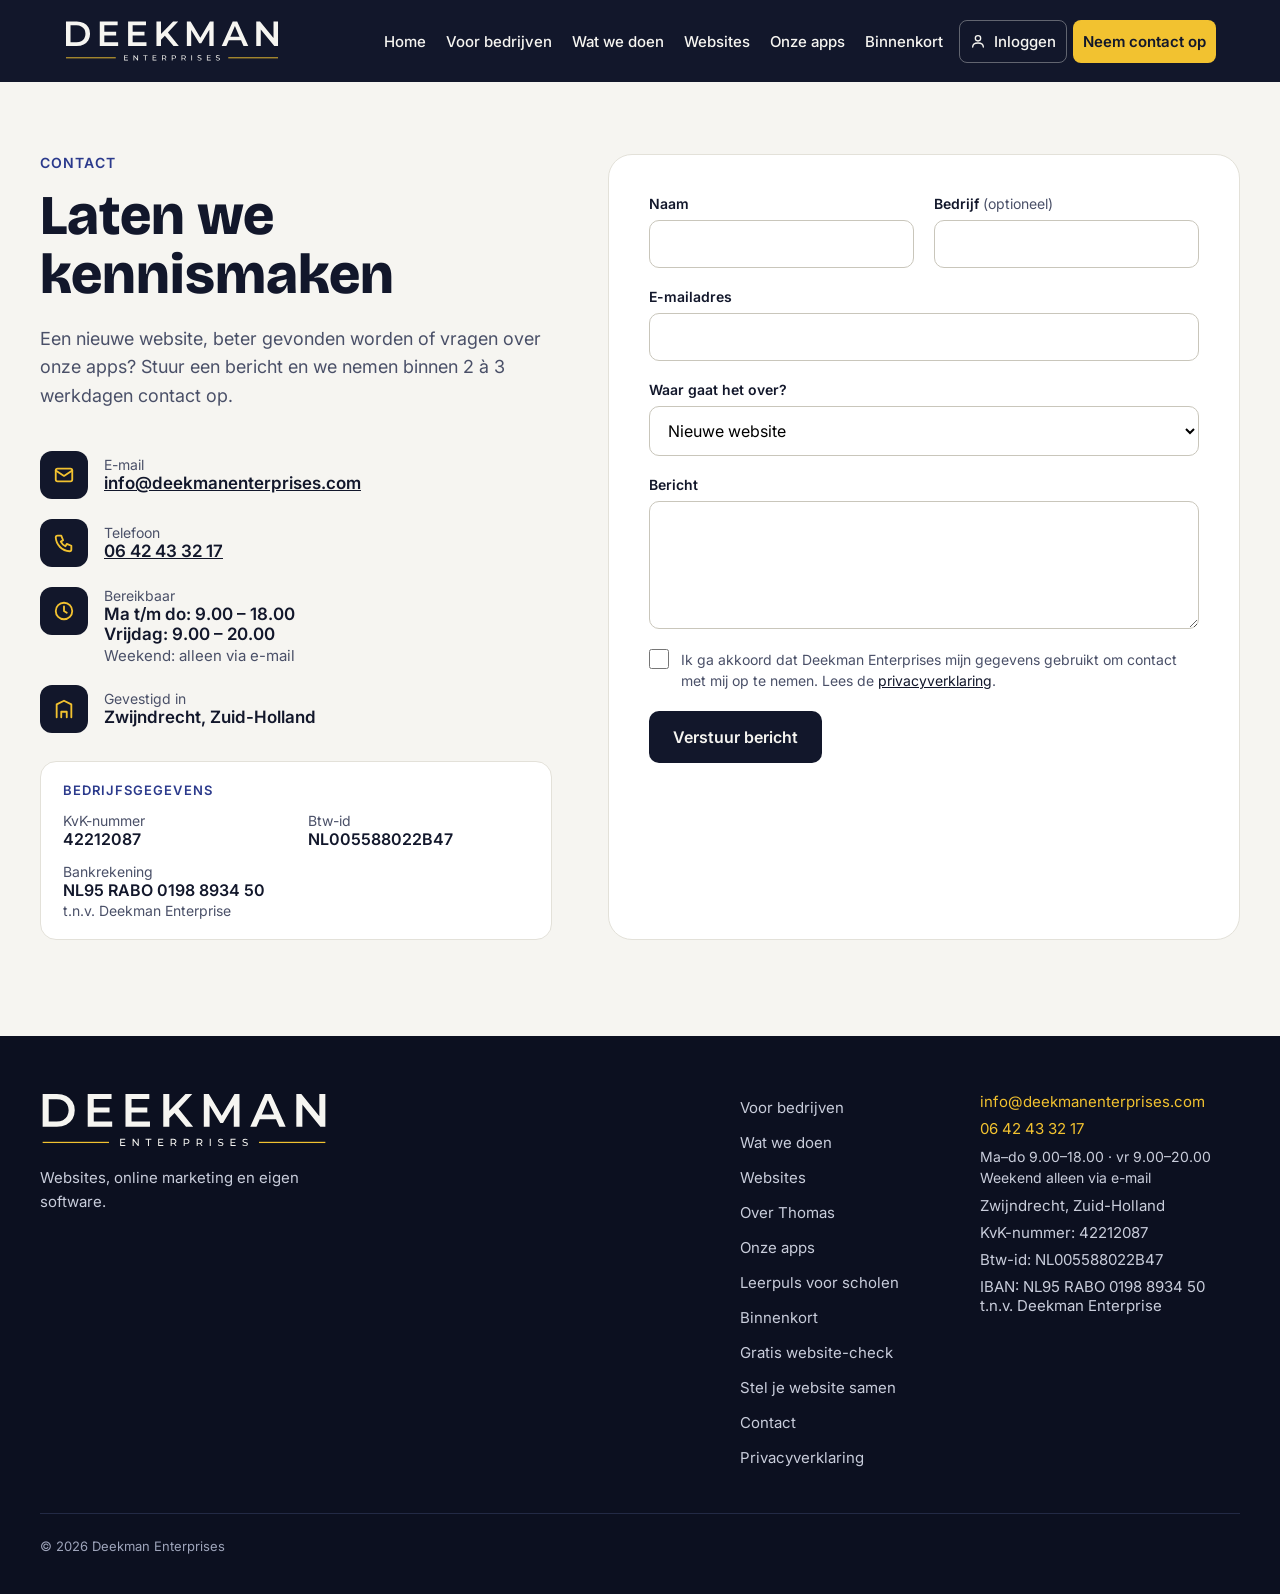
<file: contact.html>
<!doctype html>
<html lang="nl">
<head>
<meta charset="utf-8">
<meta name="viewport" content="width=device-width, initial-scale=1">
<title>Contact — Deekman Enterprises</title>
<meta name="description" content="Neem contact op met Deekman Enterprises voor een nieuwe website, SEO, SEA of vragen over onze apps.">
<link rel="canonical" href="https://deekmanenterprises.com/contact.html">
<meta property="og:type" content="website">
<meta property="og:site_name" content="Deekman Enterprises">
<meta property="og:title" content="Contact — Deekman Enterprises">
<meta property="og:description" content="Neem contact op met Deekman Enterprises voor een nieuwe website, SEO, SEA of vragen over onze apps.">
<meta property="og:url" content="https://deekmanenterprises.com/contact.html">
<meta property="og:locale" content="nl_NL">
<meta name="theme-color" content="#12172B">
<meta property="og:image" content="https://deekmanenterprises.com/og-image.png">
<link rel="icon" href="favicon.svg" type="image/svg+xml">
<link rel="icon" href="favicon-32.png" sizes="32x32" type="image/png">
<link rel="apple-touch-icon" href="apple-touch-icon.png">
<link rel="preconnect" href="https://fonts.googleapis.com">
<link rel="preconnect" href="https://fonts.gstatic.com" crossorigin>
<link href="https://fonts.googleapis.com/css2?family=Bricolage+Grotesque:wght@500;700;800&amp;family=Inter:wght@400;500;600&amp;display=swap" rel="stylesheet">
<link rel="stylesheet" href="style.css">
</head>
<body>
<div style="font-family: Inter, system-ui, sans-serif; color: #12172B; background: #F6F5F1; min-height: 100vh">

<header role="banner" style="background: #12172B; color: #F6F5F1">
<div style="max-width: 1200px; margin: 0 auto; padding: 16px 24px; display: flex; flex-wrap: wrap; align-items: center; justify-content: space-between; gap: 16px">
<a href="./" style="display: flex; align-items: center; min-height: 44px; padding: 4px 0">
<img src="logo-licht.svg" alt="Deekman Enterprises" style="height: 50px; width: auto; display: block">
</a>
<button class="menu-btn" type="button" aria-expanded="false" aria-controls="hoofdmenu">Menu</button>
<nav id="hoofdmenu" aria-label="Hoofdmenu" style="display: flex; flex-wrap: wrap; align-items: center; gap: 4px; font-size: 15px; font-weight: 500">
<a href="./" style="color: #F6F5F1; text-decoration: none; padding: 12px 14px; border-radius: 8px">Home</a>
<a href="voor-bedrijven.html" style="color: #F6F5F1; text-decoration: none; padding: 12px 14px; border-radius: 8px">Voor bedrijven</a>
<a href="diensten.html" style="color: #F6F5F1; text-decoration: none; padding: 12px 14px; border-radius: 8px">Wat we doen</a>
<a href="websites.html" style="color: #F6F5F1; text-decoration: none; padding: 12px 14px; border-radius: 8px">Websites</a>
<a href="apps.html" style="color: #F6F5F1; text-decoration: none; padding: 12px 14px; border-radius: 8px">Onze apps</a>
<a href="binnenkort.html" style="color: #F6F5F1; text-decoration: none; padding: 12px 14px; border-radius: 8px">Binnenkort</a>
<a href="inloggen.html" style="display: inline-flex; align-items: center; gap: 8px; color: #F6F5F1; text-decoration: none; padding: 11px 16px; border-radius: 8px; border: 1px solid rgba(246,245,241,0.35); margin-left: 8px"><svg width="16" height="16" viewBox="0 0 24 24" fill="none" stroke="currentColor" stroke-width="2" stroke-linecap="round" stroke-linejoin="round" aria-hidden="true"><circle cx="12" cy="8" r="4"></circle><path d="M4 21c0-4 4-6 8-6s8 2 8 6"></path></svg>Inloggen</a>
<a href="contact.html" aria-current="page" style="color: #12172B; background: #F2C230; text-decoration: none; padding: 12px 18px; border-radius: 8px; font-weight: 600; margin-left: 8px">Neem contact op</a>
</nav>
</div>
</header>
<main id="inhoud">

<section style="padding: 72px 24px 96px">
<div style="max-width: 1200px; margin: 0 auto; display: flex; flex-wrap: wrap; gap: 56px">
<div style="flex: 1 1 360px; min-width: 0">
<p style="margin: 0 0 16px; font-size: 14px; font-weight: 600; letter-spacing: 0.08em; text-transform: uppercase; color: #2B3A8C">Contact</p>
<h1 style="margin: 0 0 20px; font-family: 'Bricolage Grotesque', sans-serif; font-weight: 800; font-size: clamp(38px, 5vw, 56px); line-height: 1.05">Laten we kennismaken</h1>
<p style="margin: 0 0 40px; color: #4A5068; font-size: 18px; line-height: 1.6">Een nieuwe website, beter gevonden worden of vragen over onze apps? Stuur een bericht en we nemen binnen 2 à 3 werkdagen contact op.</p>
<div style="display: flex; flex-direction: column; gap: 20px">
<div style="display: flex; gap: 16px; align-items: center">
<span style="width: 48px; height: 48px; border-radius: 12px; background: #12172B; display: flex; align-items: center; justify-content: center; flex-shrink: 0"><svg width="22" height="22" viewBox="0 0 24 24" fill="none" stroke="#F2C230" stroke-width="2" stroke-linecap="round" stroke-linejoin="round" aria-hidden="true"><rect x="3" y="5" width="18" height="14" rx="2"></rect><path d="M3 7l9 6 9-6"></path></svg></span>
<div><p style="margin: 0; font-size: 14px; color: #4A5068">E-mail</p><a href="mailto:info@deekmanenterprises.com" style="font-weight: 600; font-size: 17px">info@deekmanenterprises.com</a></div>
</div>
<div style="display: flex; gap: 16px; align-items: center">
<span style="width: 48px; height: 48px; border-radius: 12px; background: #12172B; display: flex; align-items: center; justify-content: center; flex-shrink: 0"><svg width="22" height="22" viewBox="0 0 24 24" fill="none" stroke="#F2C230" stroke-width="2" stroke-linecap="round" stroke-linejoin="round" aria-hidden="true"><path d="M5 4h4l2 5-2.5 1.5a11 11 0 0 0 5 5L15 13l5 2v4a2 2 0 0 1-2 2A16 16 0 0 1 3 6a2 2 0 0 1 2-2"></path></svg></span>
<div><p style="margin: 0; font-size: 14px; color: #4A5068">Telefoon</p><a href="tel:+31642433217" style="font-weight: 600; font-size: 17px">06 42 43 32 17</a></div>
</div>
<div style="display: flex; gap: 16px; align-items: flex-start">
<span style="width: 48px; height: 48px; border-radius: 12px; background: #12172B; display: flex; align-items: center; justify-content: center; flex-shrink: 0"><svg width="22" height="22" viewBox="0 0 24 24" fill="none" stroke="#F2C230" stroke-width="2" stroke-linecap="round" stroke-linejoin="round" aria-hidden="true"><circle cx="12" cy="12" r="9"></circle><path d="M12 7v5l3 2"></path></svg></span>
<div><p style="margin: 0; font-size: 14px; color: #4A5068">Bereikbaar</p>
<p style="margin: 0; font-weight: 600; font-size: 17px">Ma t/m do: 9.00 – 18.00</p>
<p style="margin: 0; font-weight: 600; font-size: 17px">Vrijdag: 9.00 – 20.00</p>
<p style="margin: 2px 0 0; font-size: 15px; color: #4A5068">Weekend: alleen via e-mail</p></div>
</div>
<div style="display: flex; gap: 16px; align-items: center">
<span style="width: 48px; height: 48px; border-radius: 12px; background: #12172B; display: flex; align-items: center; justify-content: center; flex-shrink: 0"><svg width="22" height="22" viewBox="0 0 24 24" fill="none" stroke="#F2C230" stroke-width="2" stroke-linecap="round" stroke-linejoin="round" aria-hidden="true"><path d="M4 21V7l8-4 8 4v14"></path><path d="M9 21v-6h6v6"></path></svg></span>
<div><p style="margin: 0; font-size: 14px; color: #4A5068">Gevestigd in</p><p style="margin: 0; font-weight: 600; font-size: 17px">Zwijndrecht, Zuid-Holland</p></div>
</div>
<div style="margin-top: 8px; padding: 20px 22px; background: #FFFFFF; border: 1px solid #E3E1D9; border-radius: 16px; display: grid; grid-template-columns: repeat(auto-fit, minmax(150px, 1fr)); gap: 14px 24px">
<p style="margin: 0; grid-column: 1 / -1; font-size: 13px; font-weight: 600; letter-spacing: 0.08em; text-transform: uppercase; color: #2B3A8C">Bedrijfsgegevens</p>
<div><p style="margin: 0; font-size: 14px; color: #4A5068">KvK-nummer</p><p style="margin: 0; font-weight: 600">42212087</p></div>
<div><p style="margin: 0; font-size: 14px; color: #4A5068">Btw-id</p><p style="margin: 0; font-weight: 600">NL005588022B47</p></div>
<div style="grid-column: 1 / -1"><p style="margin: 0; font-size: 14px; color: #4A5068">Bankrekening</p><p style="margin: 0; font-weight: 600">NL95 RABO 0198 8934 50</p><p style="margin: 2px 0 0; font-size: 14px; color: #4A5068">t.n.v. Deekman Enterprise</p></div>
</div>
</div>
</div>

<div style="flex: 1 1 480px; min-width: 0; background: #FFFFFF; border: 1px solid #E3E1D9; border-radius: 24px; padding: 40px">
<div data-if="notSent" style="display: contents">
<form data-submit="submit" data-soort="contact" style="display: flex; flex-direction: column; gap: 20px">
<div class="hp" aria-hidden="true"><label>Laat dit veld leeg<input type="text" name="website" tabindex="-1" autocomplete="off"></label></div>
<div style="display: grid; grid-template-columns: repeat(auto-fit, minmax(200px, 1fr)); gap: 20px">
<div style="display: flex; flex-direction: column; gap: 8px">
<label for="c-naam" style="font-size: 14px; font-weight: 600">Naam</label>
<input id="c-naam" type="text" required autocomplete="name" style="font: inherit; font-size: 16px; padding: 13px 14px; border-radius: 10px; border: 1px solid #C9C6BB; background: #FFFFFF; min-height: 48px; box-sizing: border-box">
</div>
<div style="display: flex; flex-direction: column; gap: 8px">
<label for="c-bedrijf" style="font-size: 14px; font-weight: 600">Bedrijf <span style="font-weight: 400; color: #4A5068">(optioneel)</span></label>
<input id="c-bedrijf" type="text" autocomplete="organization" style="font: inherit; font-size: 16px; padding: 13px 14px; border-radius: 10px; border: 1px solid #C9C6BB; background: #FFFFFF; min-height: 48px; box-sizing: border-box">
</div>
</div>
<div style="display: flex; flex-direction: column; gap: 8px">
<label for="c-email" style="font-size: 14px; font-weight: 600">E-mailadres</label>
<input id="c-email" type="email" required autocomplete="email" style="font: inherit; font-size: 16px; padding: 13px 14px; border-radius: 10px; border: 1px solid #C9C6BB; background: #FFFFFF; min-height: 48px; box-sizing: border-box">
</div>
<div style="display: flex; flex-direction: column; gap: 8px">
<label for="c-onderwerp" style="font-size: 14px; font-weight: 600">Waar gaat het over?</label>
<select id="c-onderwerp" style="font: inherit; font-size: 16px; padding: 13px 14px; border-radius: 10px; border: 1px solid #C9C6BB; background: #FFFFFF; min-height: 48px; box-sizing: border-box">
<option>Nieuwe website</option>
<option>SEO of SEA</option>
<option>Content &amp; social</option>
<option>Onderhoud van mijn website</option>
<option>Paginapuls</option>
<option>Leerpuls</option>
<option>Iets anders</option>
</select>
</div>
<div style="display: flex; flex-direction: column; gap: 8px">
<label for="c-bericht" style="font-size: 14px; font-weight: 600">Bericht</label>
<textarea id="c-bericht" rows="5" required style="font: inherit; font-size: 16px; padding: 13px 14px; border-radius: 10px; border: 1px solid #C9C6BB; background: #FFFFFF; resize: vertical; box-sizing: border-box"></textarea>
</div>
<label style="display: flex; gap: 12px; align-items: flex-start; font-size: 14px; color: #4A5068; line-height: 1.5"><input type="checkbox" required style="width: 20px; height: 20px; margin: 0; flex-shrink: 0"><span>Ik ga akkoord dat Deekman Enterprises mijn gegevens gebruikt om contact met mij op te nemen. Lees de <a href="privacy.html">privacyverklaring</a>.</span></label>
<button type="submit" style="font: inherit; font-weight: 600; font-size: 16px; padding: 16px 24px; min-height: 52px; border: 0; border-radius: 10px; background: #12172B; color: #F6F5F1; cursor: pointer; align-self: flex-start">Verstuur bericht</button>
</form>
</div>
<div data-if="sent" style="display: none">
<div role="status" style="display: flex; flex-direction: column; gap: 12px; padding: 24px 0">
<span style="width: 56px; height: 56px; border-radius: 50%; background: #F2C230; display: flex; align-items: center; justify-content: center"><svg width="28" height="28" viewBox="0 0 24 24" fill="none" stroke="#12172B" stroke-width="2.5" stroke-linecap="round" stroke-linejoin="round" aria-hidden="true"><path d="M5 12l5 5 9-10"></path></svg></span>
<h2 style="margin: 0; font-family: 'Bricolage Grotesque', sans-serif; font-weight: 700; font-size: 30px">Bedankt voor je bericht!</h2>
<p style="margin: 0; color: #4A5068; font-size: 17px; line-height: 1.6">We nemen zo snel mogelijk contact met je op.</p>
</div>
</div>
</div>
</div>
</section>

</main>

<footer style="background: #0C1020; color: #C9CDDB; padding: 56px 24px 40px; font-size: 15px">
<div style="max-width: 1200px; margin: 0 auto; display: flex; flex-wrap: wrap; gap: 40px; justify-content: space-between">
<div style="flex: 1 1 280px; min-width: 0">
<img src="logo-licht.svg" alt="Deekman Enterprises" style="height: 56px; width: auto; display: block; margin: 0 0 18px">
<p style="margin: 0; line-height: 1.6; max-width: 320px">Websites, online marketing en eigen software.</p>
</div>
<nav aria-label="Footer" style="flex: 0 1 200px; display: flex; flex-direction: column; gap: 4px">
<a href="voor-bedrijven.html" style="color: #C9CDDB; text-decoration: none; padding: 6px 0">Voor bedrijven</a>
<a href="diensten.html" style="color: #C9CDDB; text-decoration: none; padding: 6px 0">Wat we doen</a>
<a href="websites.html" style="color: #C9CDDB; text-decoration: none; padding: 6px 0">Websites</a>
<a href="over-thomas.html" style="color: #C9CDDB; text-decoration: none; padding: 6px 0">Over Thomas</a>
<a href="apps.html" style="color: #C9CDDB; text-decoration: none; padding: 6px 0">Onze apps</a>
<a href="leerpuls-scholen.html" style="color: #C9CDDB; text-decoration: none; padding: 6px 0">Leerpuls voor scholen</a>
<a href="binnenkort.html" style="color: #C9CDDB; text-decoration: none; padding: 6px 0">Binnenkort</a>
<a href="website-check.html" style="color: #C9CDDB; text-decoration: none; padding: 6px 0">Gratis website-check</a>
<a href="website-bouwer.html" style="color: #C9CDDB; text-decoration: none; padding: 6px 0">Stel je website samen</a>
<a href="contact.html" style="color: #C9CDDB; text-decoration: none; padding: 6px 0">Contact</a>
<a href="privacy.html" style="color: #C9CDDB; text-decoration: none; padding: 6px 0">Privacyverklaring</a>
</nav>
<div style="flex: 0 1 260px; display: flex; flex-direction: column; gap: 8px">
<a href="mailto:info@deekmanenterprises.com" style="color: #F2C230; text-decoration: none">info@deekmanenterprises.com</a>
<a href="tel:+31642433217" style="color: #F2C230; text-decoration: none">06 42 43 32 17</a>
<span style="font-size: 14px; line-height: 1.5">Ma–do 9.00–18.00 · vr 9.00–20.00<br>Weekend alleen via e-mail</span>
<span>Zwijndrecht, Zuid-Holland</span>
<span>KvK-nummer: 42212087</span>
<span>Btw-id: NL005588022B47</span>
<span>IBAN: NL95 RABO 0198 8934 50 t.n.v. Deekman Enterprise</span>
</div>
</div>
<p style="max-width: 1200px; margin: 40px auto 0; padding-top: 24px; border-top: 1px solid #232A45; font-size: 13px; color: #9EA4BA">© 2026 Deekman Enterprises</p>
</footer>

</div>
<script src="config.js"></script>
<script src="site.js"></script>
<script src="js/animaties.js"></script>
<script src="js/formulieren.js"></script>
</body>
</html>
</file>
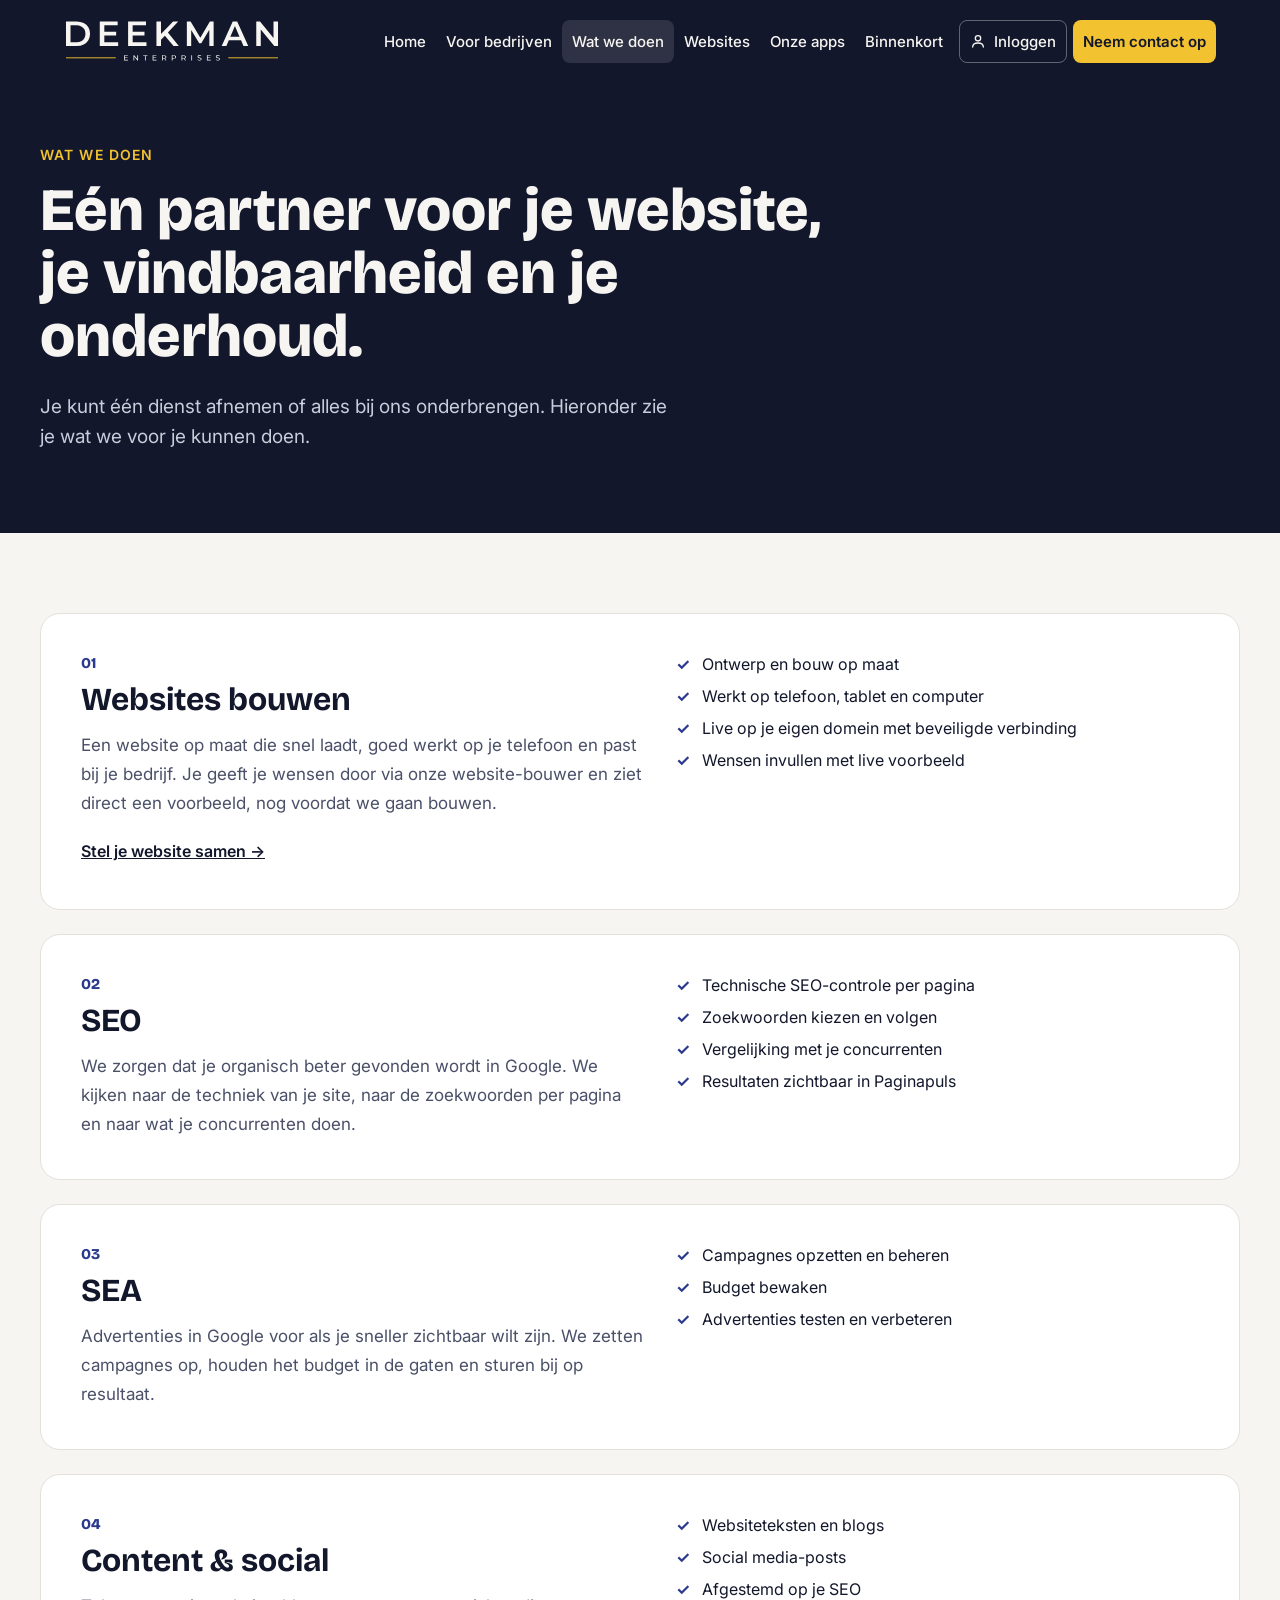
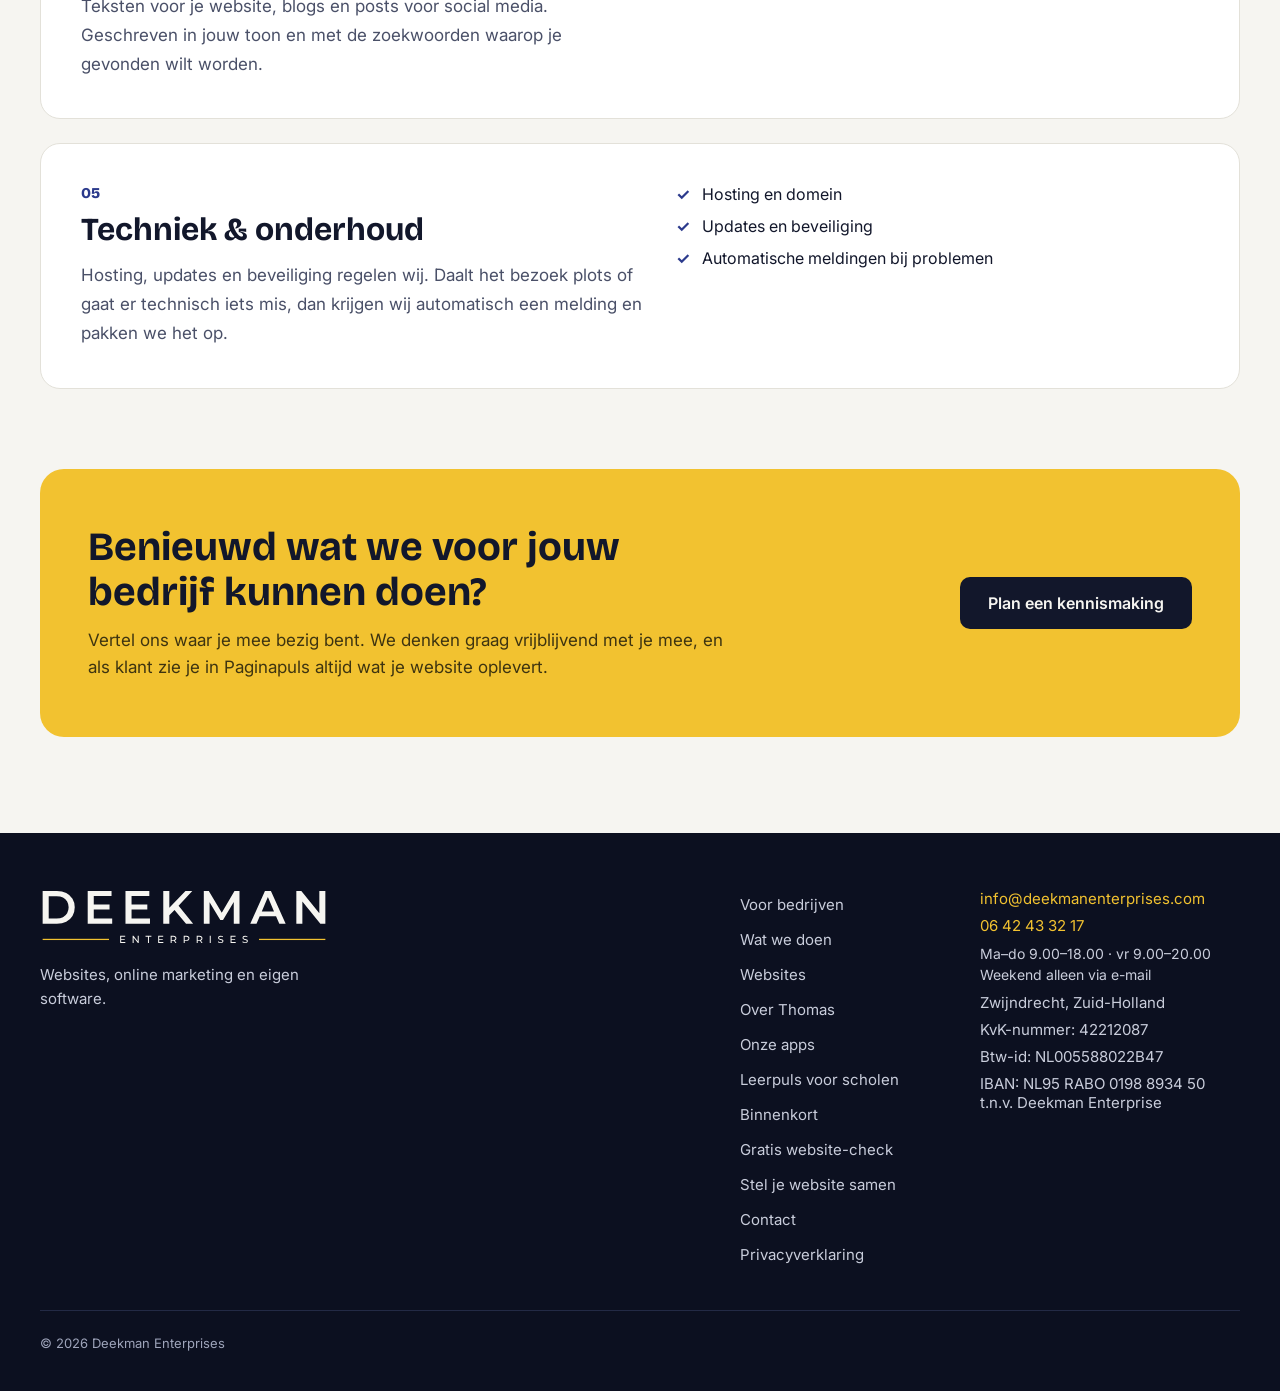
<file: diensten.html>
<!doctype html>
<html lang="nl">
<head>
<meta charset="utf-8">
<meta name="viewport" content="width=device-width, initial-scale=1">
<title>Wat we doen — Deekman Enterprises</title>
<meta name="description" content="Websites bouwen, SEO, SEA, content &amp; social en techniek &amp; onderhoud. Eén partner voor je website, je vindbaarheid en je onderhoud.">
<link rel="canonical" href="https://deekmanenterprises.com/diensten.html">
<meta property="og:type" content="website">
<meta property="og:site_name" content="Deekman Enterprises">
<meta property="og:title" content="Wat we doen — Deekman Enterprises">
<meta property="og:description" content="Websites bouwen, SEO, SEA, content &amp; social en techniek &amp; onderhoud. Eén partner voor je website, je vindbaarheid en je onderhoud.">
<meta property="og:url" content="https://deekmanenterprises.com/diensten.html">
<meta property="og:locale" content="nl_NL">
<meta name="theme-color" content="#12172B">
<meta property="og:image" content="https://deekmanenterprises.com/og-image.png">
<link rel="icon" href="favicon.svg" type="image/svg+xml">
<link rel="icon" href="favicon-32.png" sizes="32x32" type="image/png">
<link rel="apple-touch-icon" href="apple-touch-icon.png">
<link rel="preconnect" href="https://fonts.googleapis.com">
<link rel="preconnect" href="https://fonts.gstatic.com" crossorigin>
<link href="https://fonts.googleapis.com/css2?family=Bricolage+Grotesque:wght@500;700;800&amp;family=Inter:wght@400;500;600&amp;display=swap" rel="stylesheet">
<link rel="stylesheet" href="style.css">
</head>
<body>
<div style="font-family: Inter, system-ui, sans-serif; color: #12172B; background: #F6F5F1; min-height: 100vh">

<header role="banner" style="background: #12172B; color: #F6F5F1">
<div style="max-width: 1200px; margin: 0 auto; padding: 16px 24px; display: flex; flex-wrap: wrap; align-items: center; justify-content: space-between; gap: 16px">
<a href="./" style="display: flex; align-items: center; min-height: 44px; padding: 4px 0">
<img src="logo-licht.svg" alt="Deekman Enterprises" style="height: 50px; width: auto; display: block">
</a>
<button class="menu-btn" type="button" aria-expanded="false" aria-controls="hoofdmenu">Menu</button>
<nav id="hoofdmenu" aria-label="Hoofdmenu" style="display: flex; flex-wrap: wrap; align-items: center; gap: 4px; font-size: 15px; font-weight: 500">
<a href="./" style="color: #F6F5F1; text-decoration: none; padding: 12px 14px; border-radius: 8px">Home</a>
<a href="voor-bedrijven.html" style="color: #F6F5F1; text-decoration: none; padding: 12px 14px; border-radius: 8px">Voor bedrijven</a>
<a href="diensten.html" aria-current="page" style="color: #F6F5F1; text-decoration: none; padding: 12px 14px; border-radius: 8px; background: rgba(246,245,241,0.12)">Wat we doen</a>
<a href="websites.html" style="color: #F6F5F1; text-decoration: none; padding: 12px 14px; border-radius: 8px">Websites</a>
<a href="apps.html" style="color: #F6F5F1; text-decoration: none; padding: 12px 14px; border-radius: 8px">Onze apps</a>
<a href="binnenkort.html" style="color: #F6F5F1; text-decoration: none; padding: 12px 14px; border-radius: 8px">Binnenkort</a>
<a href="inloggen.html" style="display: inline-flex; align-items: center; gap: 8px; color: #F6F5F1; text-decoration: none; padding: 11px 16px; border-radius: 8px; border: 1px solid rgba(246,245,241,0.35); margin-left: 8px"><svg width="16" height="16" viewBox="0 0 24 24" fill="none" stroke="currentColor" stroke-width="2" stroke-linecap="round" stroke-linejoin="round" aria-hidden="true"><circle cx="12" cy="8" r="4"></circle><path d="M4 21c0-4 4-6 8-6s8 2 8 6"></path></svg>Inloggen</a>
<a href="contact.html" style="color: #12172B; background: #F2C230; text-decoration: none; padding: 12px 18px; border-radius: 8px; font-weight: 600; margin-left: 8px">Neem contact op</a>
</nav>
</div>
</header>
<main id="inhoud">

<section style="background: #12172B; color: #F6F5F1; padding: 64px 24px 80px">
<div style="max-width: 1200px; margin: 0 auto">
<p style="margin: 0 0 16px; font-size: 14px; font-weight: 600; letter-spacing: 0.08em; text-transform: uppercase; color: #F2C230">Wat we doen</p>
<h1 style="margin: 0; font-family: 'Bricolage Grotesque', sans-serif; font-weight: 800; font-size: clamp(38px, 5vw, 60px); line-height: 1.05; max-width: 820px">Eén partner voor je website, je vindbaarheid en je onderhoud.</h1>
<p style="margin: 24px 0 0; font-size: 19px; line-height: 1.6; color: #C9CDDB; max-width: 640px">Je kunt één dienst afnemen of alles bij ons onderbrengen. Hieronder zie je wat we voor je kunnen doen.</p>
</div>
</section>

<section style="padding: 80px 24px">
<div style="max-width: 1200px; margin: 0 auto; display: flex; flex-direction: column; gap: 24px">

<article style="background: #FFFFFF; border: 1px solid #E3E1D9; border-radius: 20px; padding: 40px; display: flex; flex-wrap: wrap; gap: 32px">
<div style="flex: 1 1 360px; min-width: 0">
<p style="margin: 0 0 8px; font-family: 'Bricolage Grotesque', sans-serif; font-weight: 800; font-size: 15px; color: #2B3A8C">01</p>
<h2 style="margin: 0 0 12px; font-family: 'Bricolage Grotesque', sans-serif; font-weight: 700; font-size: 32px">Websites bouwen</h2>
<p style="margin: 0; color: #4A5068; line-height: 1.7; font-size: 17px">Een website op maat die snel laadt, goed werkt op je telefoon en past bij je bedrijf. Je geeft je wensen door via onze website-bouwer en ziet direct een voorbeeld, nog voordat we gaan bouwen.</p>
<a href="website-bouwer.html" style="display: inline-block; margin-top: 16px; font-weight: 600; padding: 8px 0">Stel je website samen →</a>
</div>
<ul style="flex: 1 1 320px; min-width: 0; margin: 0; padding: 0; list-style: none; display: flex; flex-direction: column; gap: 12px; font-size: 16px">
<li style="display: flex; gap: 12px"><span style="color: #2B3A8C; font-weight: 700" aria-hidden="true">✓</span>Ontwerp en bouw op maat</li>
<li style="display: flex; gap: 12px"><span style="color: #2B3A8C; font-weight: 700" aria-hidden="true">✓</span>Werkt op telefoon, tablet en computer</li>
<li style="display: flex; gap: 12px"><span style="color: #2B3A8C; font-weight: 700" aria-hidden="true">✓</span>Live op je eigen domein met beveiligde verbinding</li>
<li style="display: flex; gap: 12px"><span style="color: #2B3A8C; font-weight: 700" aria-hidden="true">✓</span>Wensen invullen met live voorbeeld</li>
</ul>
</article>

<article style="background: #FFFFFF; border: 1px solid #E3E1D9; border-radius: 20px; padding: 40px; display: flex; flex-wrap: wrap; gap: 32px">
<div style="flex: 1 1 360px; min-width: 0">
<p style="margin: 0 0 8px; font-family: 'Bricolage Grotesque', sans-serif; font-weight: 800; font-size: 15px; color: #2B3A8C">02</p>
<h2 style="margin: 0 0 12px; font-family: 'Bricolage Grotesque', sans-serif; font-weight: 700; font-size: 32px">SEO</h2>
<p style="margin: 0; color: #4A5068; line-height: 1.7; font-size: 17px">We zorgen dat je organisch beter gevonden wordt in Google. We kijken naar de techniek van je site, naar de zoekwoorden per pagina en naar wat je concurrenten doen.</p>
</div>
<ul style="flex: 1 1 320px; min-width: 0; margin: 0; padding: 0; list-style: none; display: flex; flex-direction: column; gap: 12px; font-size: 16px">
<li style="display: flex; gap: 12px"><span style="color: #2B3A8C; font-weight: 700" aria-hidden="true">✓</span>Technische SEO-controle per pagina</li>
<li style="display: flex; gap: 12px"><span style="color: #2B3A8C; font-weight: 700" aria-hidden="true">✓</span>Zoekwoorden kiezen en volgen</li>
<li style="display: flex; gap: 12px"><span style="color: #2B3A8C; font-weight: 700" aria-hidden="true">✓</span>Vergelijking met je concurrenten</li>
<li style="display: flex; gap: 12px"><span style="color: #2B3A8C; font-weight: 700" aria-hidden="true">✓</span>Resultaten zichtbaar in Paginapuls</li>
</ul>
</article>

<article style="background: #FFFFFF; border: 1px solid #E3E1D9; border-radius: 20px; padding: 40px; display: flex; flex-wrap: wrap; gap: 32px">
<div style="flex: 1 1 360px; min-width: 0">
<p style="margin: 0 0 8px; font-family: 'Bricolage Grotesque', sans-serif; font-weight: 800; font-size: 15px; color: #2B3A8C">03</p>
<h2 style="margin: 0 0 12px; font-family: 'Bricolage Grotesque', sans-serif; font-weight: 700; font-size: 32px">SEA</h2>
<p style="margin: 0; color: #4A5068; line-height: 1.7; font-size: 17px">Advertenties in Google voor als je sneller zichtbaar wilt zijn. We zetten campagnes op, houden het budget in de gaten en sturen bij op resultaat.</p>
</div>
<ul style="flex: 1 1 320px; min-width: 0; margin: 0; padding: 0; list-style: none; display: flex; flex-direction: column; gap: 12px; font-size: 16px">
<li style="display: flex; gap: 12px"><span style="color: #2B3A8C; font-weight: 700" aria-hidden="true">✓</span>Campagnes opzetten en beheren</li>
<li style="display: flex; gap: 12px"><span style="color: #2B3A8C; font-weight: 700" aria-hidden="true">✓</span>Budget bewaken</li>
<li style="display: flex; gap: 12px"><span style="color: #2B3A8C; font-weight: 700" aria-hidden="true">✓</span>Advertenties testen en verbeteren</li>
</ul>
</article>

<article style="background: #FFFFFF; border: 1px solid #E3E1D9; border-radius: 20px; padding: 40px; display: flex; flex-wrap: wrap; gap: 32px">
<div style="flex: 1 1 360px; min-width: 0">
<p style="margin: 0 0 8px; font-family: 'Bricolage Grotesque', sans-serif; font-weight: 800; font-size: 15px; color: #2B3A8C">04</p>
<h2 style="margin: 0 0 12px; font-family: 'Bricolage Grotesque', sans-serif; font-weight: 700; font-size: 32px">Content &amp; social</h2>
<p style="margin: 0; color: #4A5068; line-height: 1.7; font-size: 17px">Teksten voor je website, blogs en posts voor social media. Geschreven in jouw toon en met de zoekwoorden waarop je gevonden wilt worden.</p>
</div>
<ul style="flex: 1 1 320px; min-width: 0; margin: 0; padding: 0; list-style: none; display: flex; flex-direction: column; gap: 12px; font-size: 16px">
<li style="display: flex; gap: 12px"><span style="color: #2B3A8C; font-weight: 700" aria-hidden="true">✓</span>Websiteteksten en blogs</li>
<li style="display: flex; gap: 12px"><span style="color: #2B3A8C; font-weight: 700" aria-hidden="true">✓</span>Social media-posts</li>
<li style="display: flex; gap: 12px"><span style="color: #2B3A8C; font-weight: 700" aria-hidden="true">✓</span>Afgestemd op je SEO</li>
</ul>
</article>

<article style="background: #FFFFFF; border: 1px solid #E3E1D9; border-radius: 20px; padding: 40px; display: flex; flex-wrap: wrap; gap: 32px">
<div style="flex: 1 1 360px; min-width: 0">
<p style="margin: 0 0 8px; font-family: 'Bricolage Grotesque', sans-serif; font-weight: 800; font-size: 15px; color: #2B3A8C">05</p>
<h2 style="margin: 0 0 12px; font-family: 'Bricolage Grotesque', sans-serif; font-weight: 700; font-size: 32px">Techniek &amp; onderhoud</h2>
<p style="margin: 0; color: #4A5068; line-height: 1.7; font-size: 17px">Hosting, updates en beveiliging regelen wij. Daalt het bezoek plots of gaat er technisch iets mis, dan krijgen wij automatisch een melding en pakken we het op.</p>
</div>
<ul style="flex: 1 1 320px; min-width: 0; margin: 0; padding: 0; list-style: none; display: flex; flex-direction: column; gap: 12px; font-size: 16px">
<li style="display: flex; gap: 12px"><span style="color: #2B3A8C; font-weight: 700" aria-hidden="true">✓</span>Hosting en domein</li>
<li style="display: flex; gap: 12px"><span style="color: #2B3A8C; font-weight: 700" aria-hidden="true">✓</span>Updates en beveiliging</li>
<li style="display: flex; gap: 12px"><span style="color: #2B3A8C; font-weight: 700" aria-hidden="true">✓</span>Automatische meldingen bij problemen</li>
</ul>
</article>

</div>
</section>

<section style="padding: 0 24px 96px">
<div style="max-width: 1200px; margin: 0 auto; background: #F2C230; border-radius: 24px; padding: 56px 48px; display: flex; flex-wrap: wrap; gap: 32px; align-items: center; justify-content: space-between">
<div style="max-width: 640px">
<h2 style="margin: 0 0 12px; font-family: 'Bricolage Grotesque', sans-serif; font-weight: 700; font-size: clamp(28px, 3.4vw, 40px); line-height: 1.12">Benieuwd wat we voor jouw bedrijf kunnen doen?</h2>
<p style="margin: 0; font-size: 17px; line-height: 1.6; color: #3E3410">Vertel ons waar je mee bezig bent. We denken graag vrijblijvend met je mee, en als klant zie je in Paginapuls altijd wat je website oplevert.</p>
</div>
<a href="contact.html" style="background: #12172B; color: #F6F5F1; text-decoration: none; font-weight: 600; padding: 16px 28px; border-radius: 10px">Plan een kennismaking</a>
</div>
</section>

</main>

<footer style="background: #0C1020; color: #C9CDDB; padding: 56px 24px 40px; font-size: 15px">
<div style="max-width: 1200px; margin: 0 auto; display: flex; flex-wrap: wrap; gap: 40px; justify-content: space-between">
<div style="flex: 1 1 280px; min-width: 0">
<img src="logo-licht.svg" alt="Deekman Enterprises" style="height: 56px; width: auto; display: block; margin: 0 0 18px">
<p style="margin: 0; line-height: 1.6; max-width: 320px">Websites, online marketing en eigen software.</p>
</div>
<nav aria-label="Footer" style="flex: 0 1 200px; display: flex; flex-direction: column; gap: 4px">
<a href="voor-bedrijven.html" style="color: #C9CDDB; text-decoration: none; padding: 6px 0">Voor bedrijven</a>
<a href="diensten.html" style="color: #C9CDDB; text-decoration: none; padding: 6px 0">Wat we doen</a>
<a href="websites.html" style="color: #C9CDDB; text-decoration: none; padding: 6px 0">Websites</a>
<a href="over-thomas.html" style="color: #C9CDDB; text-decoration: none; padding: 6px 0">Over Thomas</a>
<a href="apps.html" style="color: #C9CDDB; text-decoration: none; padding: 6px 0">Onze apps</a>
<a href="leerpuls-scholen.html" style="color: #C9CDDB; text-decoration: none; padding: 6px 0">Leerpuls voor scholen</a>
<a href="binnenkort.html" style="color: #C9CDDB; text-decoration: none; padding: 6px 0">Binnenkort</a>
<a href="website-check.html" style="color: #C9CDDB; text-decoration: none; padding: 6px 0">Gratis website-check</a>
<a href="website-bouwer.html" style="color: #C9CDDB; text-decoration: none; padding: 6px 0">Stel je website samen</a>
<a href="contact.html" style="color: #C9CDDB; text-decoration: none; padding: 6px 0">Contact</a>
<a href="privacy.html" style="color: #C9CDDB; text-decoration: none; padding: 6px 0">Privacyverklaring</a>
</nav>
<div style="flex: 0 1 260px; display: flex; flex-direction: column; gap: 8px">
<a href="mailto:info@deekmanenterprises.com" style="color: #F2C230; text-decoration: none">info@deekmanenterprises.com</a>
<a href="tel:+31642433217" style="color: #F2C230; text-decoration: none">06 42 43 32 17</a>
<span style="font-size: 14px; line-height: 1.5">Ma–do 9.00–18.00 · vr 9.00–20.00<br>Weekend alleen via e-mail</span>
<span>Zwijndrecht, Zuid-Holland</span>
<span>KvK-nummer: 42212087</span>
<span>Btw-id: NL005588022B47</span>
<span>IBAN: NL95 RABO 0198 8934 50 t.n.v. Deekman Enterprise</span>
</div>
</div>
<p style="max-width: 1200px; margin: 40px auto 0; padding-top: 24px; border-top: 1px solid #232A45; font-size: 13px; color: #9EA4BA">© 2026 Deekman Enterprises</p>
</footer>

</div>
<script src="config.js"></script>
<script src="site.js"></script>
<script src="js/animaties.js"></script>
</body>
</html>
</file>
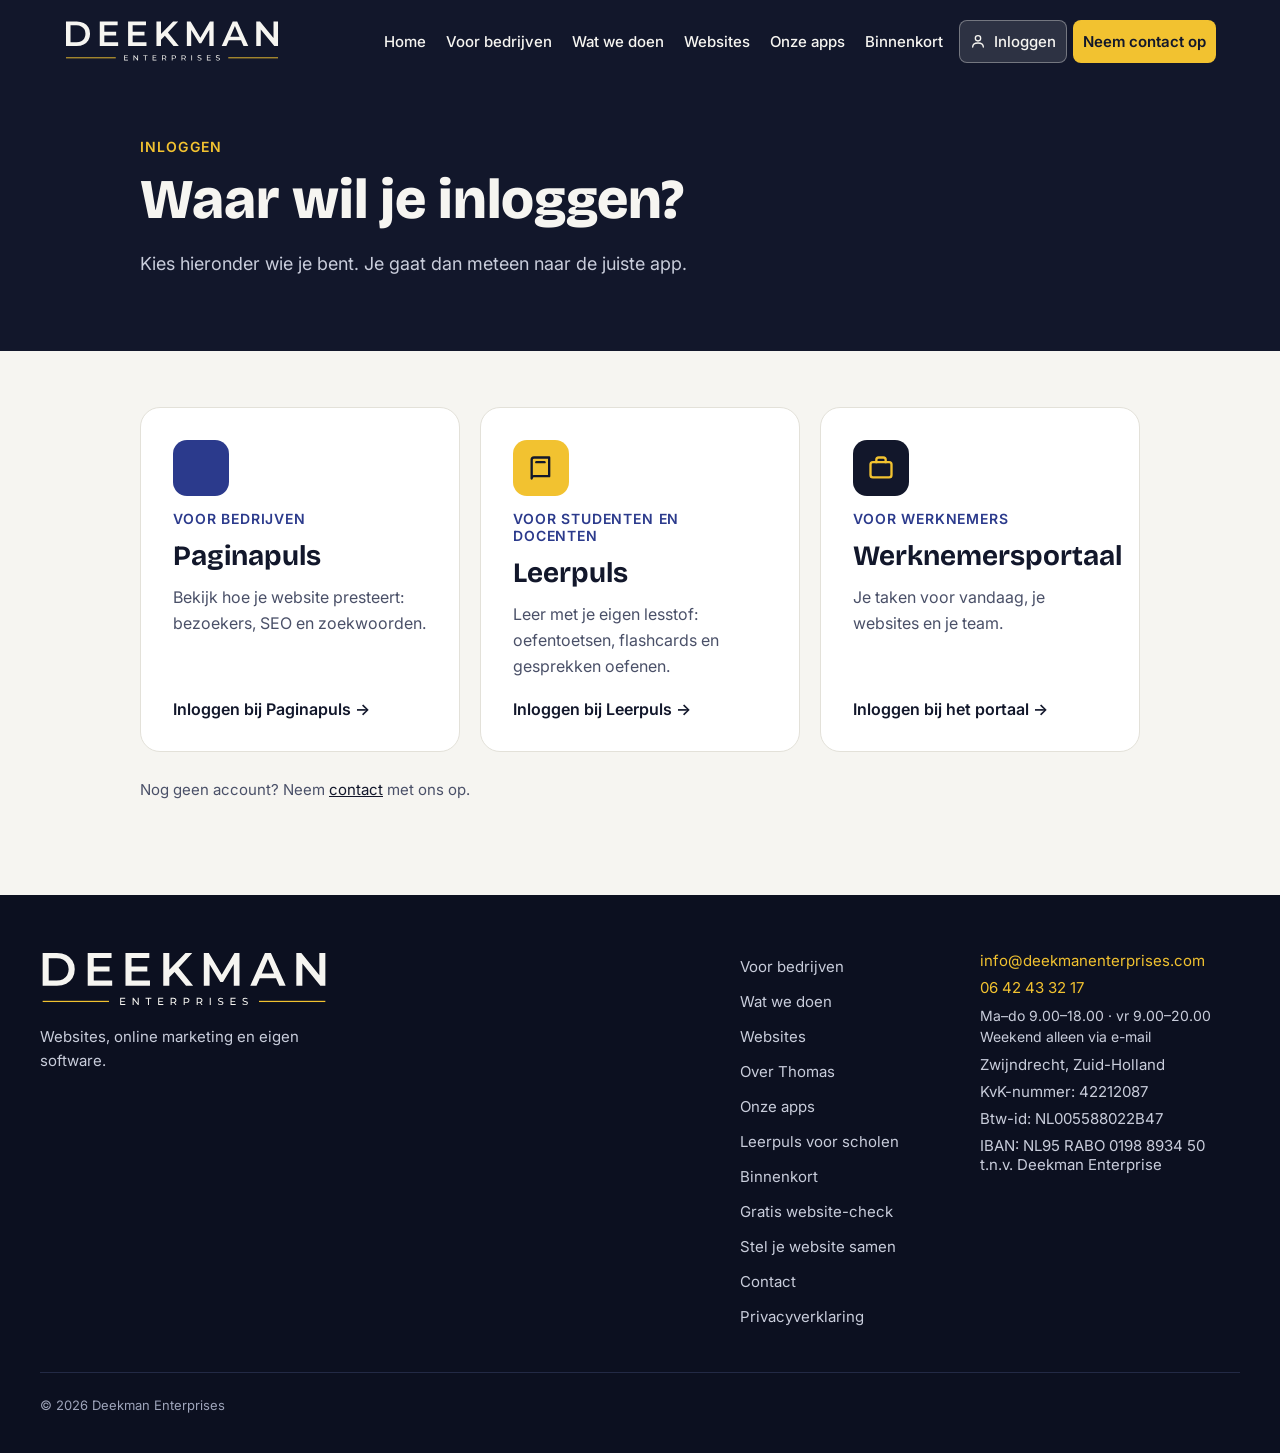
<file: inloggen.html>
<!doctype html>
<html lang="nl">
<head>
<meta charset="utf-8">
<meta name="viewport" content="width=device-width, initial-scale=1">
<title>Inloggen — Deekman Enterprises</title>
<meta name="description" content="Log in bij Paginapuls (bedrijven), Leerpuls (studenten en docenten) of het Werknemersportaal van Deekman Enterprises.">
<link rel="canonical" href="https://deekmanenterprises.com/inloggen.html">
<meta property="og:type" content="website">
<meta property="og:site_name" content="Deekman Enterprises">
<meta property="og:title" content="Inloggen — Deekman Enterprises">
<meta property="og:description" content="Log in bij Paginapuls (bedrijven), Leerpuls (studenten en docenten) of het Werknemersportaal van Deekman Enterprises.">
<meta property="og:url" content="https://deekmanenterprises.com/inloggen.html">
<meta property="og:locale" content="nl_NL">
<meta name="theme-color" content="#12172B">
<meta property="og:image" content="https://deekmanenterprises.com/og-image.png">
<link rel="icon" href="favicon.svg" type="image/svg+xml">
<link rel="icon" href="favicon-32.png" sizes="32x32" type="image/png">
<link rel="apple-touch-icon" href="apple-touch-icon.png">
<link rel="preconnect" href="https://fonts.googleapis.com">
<link rel="preconnect" href="https://fonts.gstatic.com" crossorigin>
<link href="https://fonts.googleapis.com/css2?family=Bricolage+Grotesque:wght@500;700;800&amp;family=Inter:wght@400;500;600&amp;display=swap" rel="stylesheet">
<link rel="stylesheet" href="style.css">
</head>
<body>
<div style="font-family: Inter, system-ui, sans-serif; color: #12172B; background: #F6F5F1; min-height: 100vh">

<header role="banner" style="background: #12172B; color: #F6F5F1">
<div style="max-width: 1200px; margin: 0 auto; padding: 16px 24px; display: flex; flex-wrap: wrap; align-items: center; justify-content: space-between; gap: 16px">
<a href="./" style="display: flex; align-items: center; min-height: 44px; padding: 4px 0">
<img src="logo-licht.svg" alt="Deekman Enterprises" style="height: 50px; width: auto; display: block">
</a>
<button class="menu-btn" type="button" aria-expanded="false" aria-controls="hoofdmenu">Menu</button>
<nav id="hoofdmenu" aria-label="Hoofdmenu" style="display: flex; flex-wrap: wrap; align-items: center; gap: 4px; font-size: 15px; font-weight: 500">
<a href="./" style="color: #F6F5F1; text-decoration: none; padding: 12px 14px; border-radius: 8px">Home</a>
<a href="voor-bedrijven.html" style="color: #F6F5F1; text-decoration: none; padding: 12px 14px; border-radius: 8px">Voor bedrijven</a>
<a href="diensten.html" style="color: #F6F5F1; text-decoration: none; padding: 12px 14px; border-radius: 8px">Wat we doen</a>
<a href="websites.html" style="color: #F6F5F1; text-decoration: none; padding: 12px 14px; border-radius: 8px">Websites</a>
<a href="apps.html" style="color: #F6F5F1; text-decoration: none; padding: 12px 14px; border-radius: 8px">Onze apps</a>
<a href="binnenkort.html" style="color: #F6F5F1; text-decoration: none; padding: 12px 14px; border-radius: 8px">Binnenkort</a>
<a href="inloggen.html" aria-current="page" style="display: inline-flex; align-items: center; gap: 8px; color: #F6F5F1; text-decoration: none; padding: 11px 16px; border-radius: 8px; border: 1px solid rgba(246,245,241,0.35); background: rgba(246,245,241,0.12); margin-left: 8px"><svg width="16" height="16" viewBox="0 0 24 24" fill="none" stroke="currentColor" stroke-width="2" stroke-linecap="round" stroke-linejoin="round" aria-hidden="true"><circle cx="12" cy="8" r="4"></circle><path d="M4 21c0-4 4-6 8-6s8 2 8 6"></path></svg>Inloggen</a>
<a href="contact.html" style="color: #12172B; background: #F2C230; text-decoration: none; padding: 12px 18px; border-radius: 8px; font-weight: 600; margin-left: 8px">Neem contact op</a>
</nav>
</div>
</header>
<main id="inhoud">

<section style="background: #12172B; color: #F6F5F1; padding: 56px 24px 72px">
<div style="max-width: 1000px; margin: 0 auto">
<p style="margin: 0 0 16px; font-size: 14px; font-weight: 600; letter-spacing: 0.08em; text-transform: uppercase; color: #F2C230">Inloggen</p>
<h1 style="margin: 0; font-family: 'Bricolage Grotesque', sans-serif; font-weight: 800; font-size: clamp(36px, 5vw, 56px); line-height: 1.05">Waar wil je inloggen?</h1>
<p style="margin: 20px 0 0; font-size: 18px; line-height: 1.6; color: #C9CDDB; max-width: 620px">Kies hieronder wie je bent. Je gaat dan meteen naar de juiste app.</p>
</div>
</section>

<section style="padding: 56px 24px 96px">
<div style="max-width: 1000px; margin: 0 auto; display: grid; grid-template-columns: repeat(auto-fit, minmax(280px, 1fr)); gap: 20px">

<a href="https://paginapuls.deekmanenterprises.com/" style="display: flex; flex-direction: column; gap: 14px; background: #FFFFFF; border: 1px solid #E3E1D9; border-radius: 20px; padding: 32px; text-decoration: none; color: #12172B">
<span style="width: 56px; height: 56px; border-radius: 14px; background: #2B3A8C; display: flex; align-items: center; justify-content: center"><svg width="28" height="28" viewBox="0 0 24 24" fill="none" stroke="#F6F5F1" stroke-width="2" stroke-linecap="round" stroke-linejoin="round" aria-hidden="true"><path d="M3 12h4l3-8 4 16 3-8h4"></path></svg></span>
<span style="font-size: 14px; font-weight: 600; letter-spacing: 0.06em; text-transform: uppercase; color: #2B3A8C">Voor bedrijven</span>
<span style="font-family: 'Bricolage Grotesque', sans-serif; font-weight: 700; font-size: 28px; line-height: 1.1">Paginapuls</span>
<span style="color: #4A5068; line-height: 1.6">Bekijk hoe je website presteert: bezoekers, SEO en zoekwoorden.</span>
<span style="font-weight: 600; color: #12172B; margin-top: auto; padding-top: 6px">Inloggen bij Paginapuls →</span>
</a>

<a href="https://leerpuls.deekmanenterprises.com/" style="display: flex; flex-direction: column; gap: 14px; background: #FFFFFF; border: 1px solid #E3E1D9; border-radius: 20px; padding: 32px; text-decoration: none; color: #12172B">
<span style="width: 56px; height: 56px; border-radius: 14px; background: #F2C230; display: flex; align-items: center; justify-content: center"><svg width="28" height="28" viewBox="0 0 24 24" fill="none" stroke="#12172B" stroke-width="2" stroke-linecap="round" stroke-linejoin="round" aria-hidden="true"><path d="M4 19V5a2 2 0 0 1 2-2h13v16H6a2 2 0 0 0-2 2z"></path><path d="M8 7h7"></path></svg></span>
<span style="font-size: 14px; font-weight: 600; letter-spacing: 0.06em; text-transform: uppercase; color: #2B3A8C">Voor studenten en docenten</span>
<span style="font-family: 'Bricolage Grotesque', sans-serif; font-weight: 700; font-size: 28px; line-height: 1.1">Leerpuls</span>
<span style="color: #4A5068; line-height: 1.6">Leer met je eigen lesstof: oefentoetsen, flashcards en gesprekken oefenen.</span>
<span style="font-weight: 600; color: #12172B; margin-top: auto; padding-top: 6px">Inloggen bij Leerpuls →</span>
</a>

<a href="https://app.deekmanenterprises.com/" style="display: flex; flex-direction: column; gap: 14px; background: #FFFFFF; border: 1px solid #E3E1D9; border-radius: 20px; padding: 32px; text-decoration: none; color: #12172B">
<span style="width: 56px; height: 56px; border-radius: 14px; background: #12172B; display: flex; align-items: center; justify-content: center"><svg width="28" height="28" viewBox="0 0 24 24" fill="none" stroke="#F2C230" stroke-width="2" stroke-linecap="round" stroke-linejoin="round" aria-hidden="true"><rect x="3" y="7" width="18" height="13" rx="2"></rect><path d="M8 7V5a2 2 0 0 1 2-2h4a2 2 0 0 1 2 2v2"></path></svg></span>
<span style="font-size: 14px; font-weight: 600; letter-spacing: 0.06em; text-transform: uppercase; color: #2B3A8C">Voor werknemers</span>
<span style="font-family: 'Bricolage Grotesque', sans-serif; font-weight: 700; font-size: 28px; line-height: 1.1">Werknemersportaal</span>
<span style="color: #4A5068; line-height: 1.6">Je taken voor vandaag, je websites en je team.</span>
<span style="font-weight: 600; color: #12172B; margin-top: auto; padding-top: 6px">Inloggen bij het portaal →</span>
</a>

</div>
<p style="max-width: 1000px; margin: 28px auto 0; color: #4A5068; font-size: 15px">Nog geen account? Neem <a href="contact.html">contact</a> met ons op.</p>
</section>

</main>

<footer style="background: #0C1020; color: #C9CDDB; padding: 56px 24px 40px; font-size: 15px">
<div style="max-width: 1200px; margin: 0 auto; display: flex; flex-wrap: wrap; gap: 40px; justify-content: space-between">
<div style="flex: 1 1 280px; min-width: 0">
<img src="logo-licht.svg" alt="Deekman Enterprises" style="height: 56px; width: auto; display: block; margin: 0 0 18px">
<p style="margin: 0; line-height: 1.6; max-width: 320px">Websites, online marketing en eigen software.</p>
</div>
<nav aria-label="Footer" style="flex: 0 1 200px; display: flex; flex-direction: column; gap: 4px">
<a href="voor-bedrijven.html" style="color: #C9CDDB; text-decoration: none; padding: 6px 0">Voor bedrijven</a>
<a href="diensten.html" style="color: #C9CDDB; text-decoration: none; padding: 6px 0">Wat we doen</a>
<a href="websites.html" style="color: #C9CDDB; text-decoration: none; padding: 6px 0">Websites</a>
<a href="over-thomas.html" style="color: #C9CDDB; text-decoration: none; padding: 6px 0">Over Thomas</a>
<a href="apps.html" style="color: #C9CDDB; text-decoration: none; padding: 6px 0">Onze apps</a>
<a href="leerpuls-scholen.html" style="color: #C9CDDB; text-decoration: none; padding: 6px 0">Leerpuls voor scholen</a>
<a href="binnenkort.html" style="color: #C9CDDB; text-decoration: none; padding: 6px 0">Binnenkort</a>
<a href="website-check.html" style="color: #C9CDDB; text-decoration: none; padding: 6px 0">Gratis website-check</a>
<a href="website-bouwer.html" style="color: #C9CDDB; text-decoration: none; padding: 6px 0">Stel je website samen</a>
<a href="contact.html" style="color: #C9CDDB; text-decoration: none; padding: 6px 0">Contact</a>
<a href="privacy.html" style="color: #C9CDDB; text-decoration: none; padding: 6px 0">Privacyverklaring</a>
</nav>
<div style="flex: 0 1 260px; display: flex; flex-direction: column; gap: 8px">
<a href="mailto:info@deekmanenterprises.com" style="color: #F2C230; text-decoration: none">info@deekmanenterprises.com</a>
<a href="tel:+31642433217" style="color: #F2C230; text-decoration: none">06 42 43 32 17</a>
<span style="font-size: 14px; line-height: 1.5">Ma–do 9.00–18.00 · vr 9.00–20.00<br>Weekend alleen via e-mail</span>
<span>Zwijndrecht, Zuid-Holland</span>
<span>KvK-nummer: 42212087</span>
<span>Btw-id: NL005588022B47</span>
<span>IBAN: NL95 RABO 0198 8934 50 t.n.v. Deekman Enterprise</span>
</div>
</div>
<p style="max-width: 1200px; margin: 40px auto 0; padding-top: 24px; border-top: 1px solid #232A45; font-size: 13px; color: #9EA4BA">© 2026 Deekman Enterprises</p>
</footer>

</div>
<script src="config.js"></script>
<script src="site.js"></script>
<script src="js/animaties.js"></script>
</body>
</html>
</file>
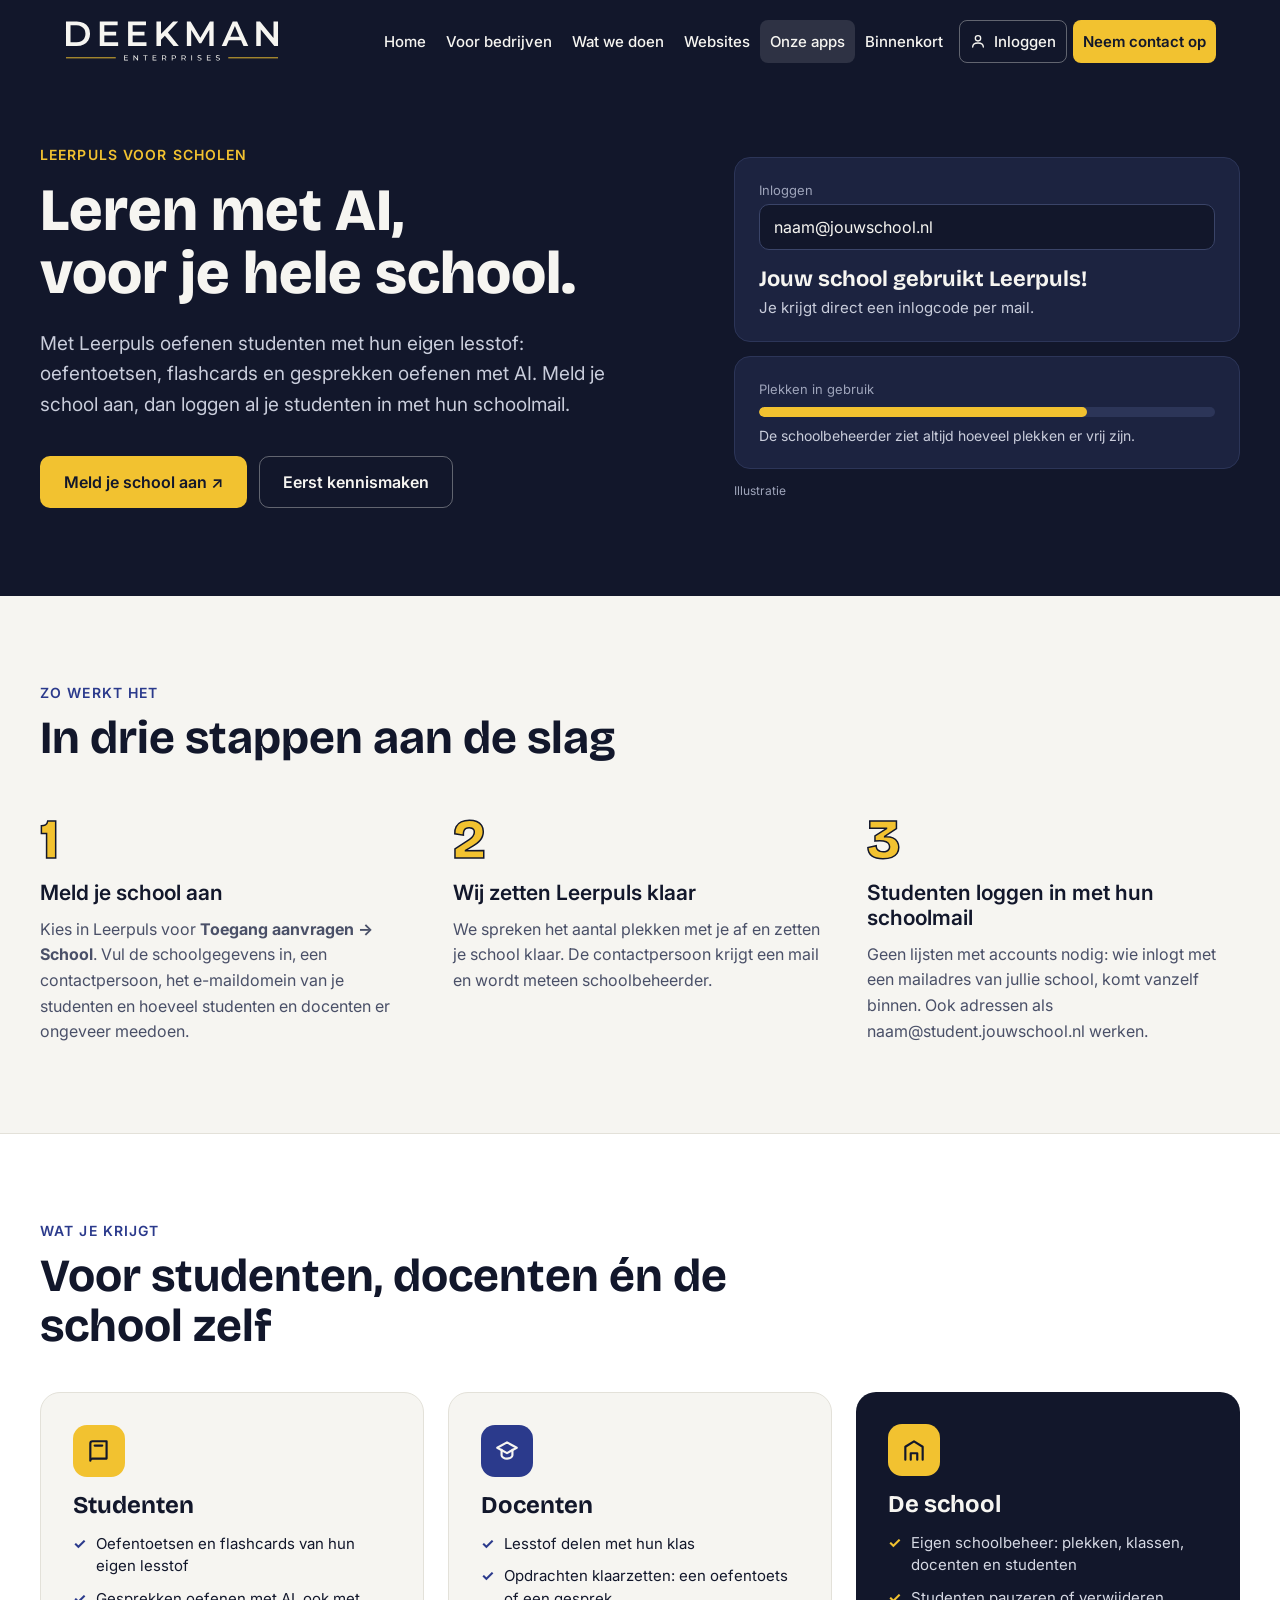
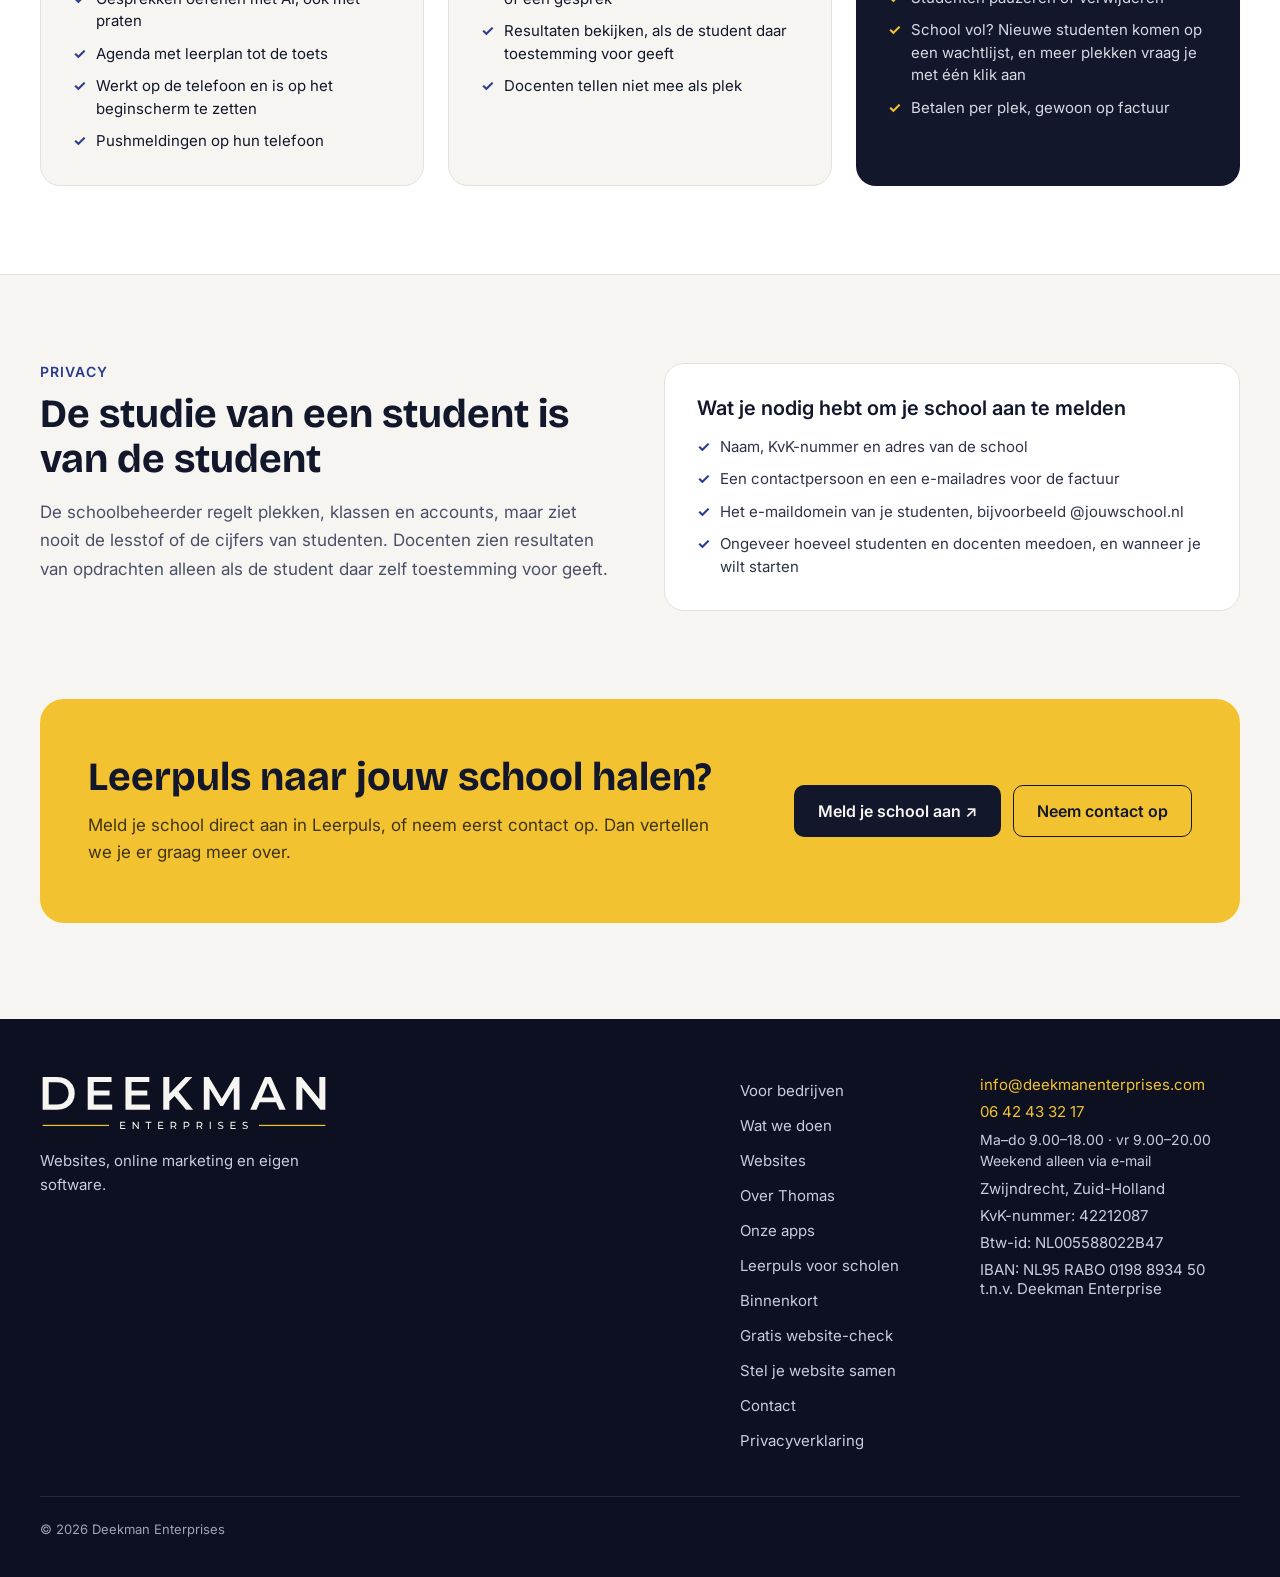
<file: leerpuls-scholen.html>
<!doctype html>
<html lang="nl">
<head>
<meta charset="utf-8">
<meta name="viewport" content="width=device-width, initial-scale=1">
<title>Leerpuls voor scholen — Deekman Enterprises</title>
<meta name="description" content="Leerpuls voor je hele school: studenten loggen in met hun schoolmail en oefenen met AI. Eigen schoolbeheer, betalen per plek op factuur.">
<link rel="canonical" href="https://deekmanenterprises.com/leerpuls-scholen.html">
<meta property="og:type" content="website">
<meta property="og:site_name" content="Deekman Enterprises">
<meta property="og:title" content="Leerpuls voor scholen — Deekman Enterprises">
<meta property="og:description" content="Leerpuls voor je hele school: studenten loggen in met hun schoolmail en oefenen met AI. Eigen schoolbeheer, betalen per plek op factuur.">
<meta property="og:url" content="https://deekmanenterprises.com/leerpuls-scholen.html">
<meta property="og:locale" content="nl_NL">
<meta name="theme-color" content="#12172B">
<meta property="og:image" content="https://deekmanenterprises.com/og-image.png">
<link rel="icon" href="favicon.svg" type="image/svg+xml">
<link rel="icon" href="favicon-32.png" sizes="32x32" type="image/png">
<link rel="apple-touch-icon" href="apple-touch-icon.png">
<link rel="preconnect" href="https://fonts.googleapis.com">
<link rel="preconnect" href="https://fonts.gstatic.com" crossorigin>
<link href="https://fonts.googleapis.com/css2?family=Bricolage+Grotesque:wght@500;700;800&amp;family=Inter:wght@400;500;600&amp;display=swap" rel="stylesheet">
<link rel="stylesheet" href="style.css">
</head>
<body>
<div style="font-family: Inter, system-ui, sans-serif; color: #12172B; background: #F6F5F1; min-height: 100vh">

<header role="banner" style="background: #12172B; color: #F6F5F1">
<div style="max-width: 1200px; margin: 0 auto; padding: 16px 24px; display: flex; flex-wrap: wrap; align-items: center; justify-content: space-between; gap: 16px">
<a href="./" style="display: flex; align-items: center; min-height: 44px; padding: 4px 0">
<img src="logo-licht.svg" alt="Deekman Enterprises" style="height: 50px; width: auto; display: block">
</a>
<button class="menu-btn" type="button" aria-expanded="false" aria-controls="hoofdmenu">Menu</button>
<nav id="hoofdmenu" aria-label="Hoofdmenu" style="display: flex; flex-wrap: wrap; align-items: center; gap: 4px; font-size: 15px; font-weight: 500">
<a href="./" style="color: #F6F5F1; text-decoration: none; padding: 12px 14px; border-radius: 8px">Home</a>
<a href="voor-bedrijven.html" style="color: #F6F5F1; text-decoration: none; padding: 12px 14px; border-radius: 8px">Voor bedrijven</a>
<a href="diensten.html" style="color: #F6F5F1; text-decoration: none; padding: 12px 14px; border-radius: 8px">Wat we doen</a>
<a href="websites.html" style="color: #F6F5F1; text-decoration: none; padding: 12px 14px; border-radius: 8px">Websites</a>
<a href="apps.html" style="color: #F6F5F1; text-decoration: none; padding: 12px 14px; border-radius: 8px; background: rgba(246,245,241,0.12)">Onze apps</a>
<a href="binnenkort.html" style="color: #F6F5F1; text-decoration: none; padding: 12px 14px; border-radius: 8px">Binnenkort</a>
<a href="inloggen.html" style="display: inline-flex; align-items: center; gap: 8px; color: #F6F5F1; text-decoration: none; padding: 11px 16px; border-radius: 8px; border: 1px solid rgba(246,245,241,0.35); margin-left: 8px"><svg width="16" height="16" viewBox="0 0 24 24" fill="none" stroke="currentColor" stroke-width="2" stroke-linecap="round" stroke-linejoin="round" aria-hidden="true"><circle cx="12" cy="8" r="4"></circle><path d="M4 21c0-4 4-6 8-6s8 2 8 6"></path></svg>Inloggen</a>
<a href="contact.html" style="color: #12172B; background: #F2C230; text-decoration: none; padding: 12px 18px; border-radius: 8px; font-weight: 600; margin-left: 8px">Neem contact op</a>
</nav>
</div>
</header>
<main id="inhoud">

<section style="background: #12172B; color: #F6F5F1; padding: 64px 24px 88px">
<div style="max-width: 1200px; margin: 0 auto; display: flex; flex-wrap: wrap; gap: 48px; align-items: center">
<div style="flex: 1 1 520px; min-width: 0">
<p style="margin: 0 0 16px; font-size: 14px; font-weight: 600; letter-spacing: 0.08em; text-transform: uppercase; color: #F2C230">Leerpuls voor scholen</p>
<h1 style="margin: 0; font-family: 'Bricolage Grotesque', sans-serif; font-weight: 800; font-size: clamp(38px, 5vw, 60px); line-height: 1.05">Leren met AI,<br>voor je hele school.</h1>
<p style="margin: 24px 0 0; font-size: 19px; line-height: 1.6; color: #C9CDDB; max-width: 580px">Met Leerpuls oefenen studenten met hun eigen lesstof: oefentoetsen, flashcards en gesprekken oefenen met AI. Meld je school aan, dan loggen al je studenten in met hun schoolmail.</p>
<div style="display: flex; flex-wrap: wrap; gap: 12px; margin-top: 36px">
<a href="https://leerpuls.deekmanenterprises.com/" style="background: #F2C230; color: #12172B; text-decoration: none; font-weight: 600; padding: 16px 24px; border-radius: 10px">Meld je school aan ↗</a>
<a href="contact.html" style="color: #F6F5F1; text-decoration: none; font-weight: 600; padding: 15px 23px; border-radius: 10px; border: 1px solid rgba(246,245,241,0.35)">Eerst kennismaken</a>
</div>
</div>
<div style="flex: 1 1 380px; min-width: 0; display: flex; flex-direction: column; gap: 14px">
<div style="background: #1C2340; border: 1px solid #2C3558; border-radius: 16px; padding: 24px">
<p style="margin: 0 0 6px; font-size: 13px; color: #9EA4BA">Inloggen</p>
<p style="margin: 0; font-size: 16px; color: #F6F5F1; background: #12172B; border: 1px solid #3A4468; border-radius: 10px; padding: 12px 14px">naam@jouwschool.nl</p>
<p style="margin: 16px 0 0; font-family: 'Bricolage Grotesque', sans-serif; font-weight: 700; font-size: 22px; color: #F6F5F1">Jouw school gebruikt Leerpuls!</p>
<p style="margin: 6px 0 0; font-size: 15px; color: #C9CDDB">Je krijgt direct een inlogcode per mail.</p>
</div>
<div style="background: #1C2340; border: 1px solid #2C3558; border-radius: 16px; padding: 24px">
<p style="margin: 0 0 10px; font-size: 13px; color: #9EA4BA">Plekken in gebruik</p>
<div aria-hidden="true" style="height: 10px; border-radius: 99px; background: #2C3558; overflow: hidden"><span style="display: block; width: 72%; height: 100%; border-radius: 99px; background: #F2C230"></span></div>
<p style="margin: 10px 0 0; font-size: 14px; color: #C9CDDB">De schoolbeheerder ziet altijd hoeveel plekken er vrij zijn.</p>
</div>
<p style="margin: 0; font-size: 12px; color: #9EA4BA">Illustratie</p>
</div>
</div>
</section>

<section style="padding: 88px 24px">
<div style="max-width: 1200px; margin: 0 auto">
<p style="margin: 0 0 12px; font-size: 14px; font-weight: 600; letter-spacing: 0.08em; text-transform: uppercase; color: #2B3A8C">Zo werkt het</p>
<h2 style="margin: 0 0 48px; font-family: 'Bricolage Grotesque', sans-serif; font-weight: 700; font-size: clamp(32px, 4vw, 46px); line-height: 1.1">In drie stappen aan de slag</h2>
<ol style="list-style: none; margin: 0; padding: 0; display: grid; grid-template-columns: repeat(auto-fit, minmax(260px, 1fr)); gap: 40px">
<li style="display: flex; flex-direction: column; gap: 12px">
<span style="font-family: 'Bricolage Grotesque', sans-serif; font-weight: 800; font-size: 56px; line-height: 1; color: #F2C230; -webkit-text-stroke: 1.5px #12172B">1</span>
<h3 style="margin: 0; font-size: 21px; font-weight: 600">Meld je school aan</h3>
<p style="margin: 0; color: #4A5068; line-height: 1.6">Kies in Leerpuls voor <strong>Toegang aanvragen → School</strong>. Vul de schoolgegevens in, een contactpersoon, het e-maildomein van je studenten en hoeveel studenten en docenten er ongeveer meedoen.</p>
</li>
<li style="display: flex; flex-direction: column; gap: 12px">
<span style="font-family: 'Bricolage Grotesque', sans-serif; font-weight: 800; font-size: 56px; line-height: 1; color: #F2C230; -webkit-text-stroke: 1.5px #12172B">2</span>
<h3 style="margin: 0; font-size: 21px; font-weight: 600">Wij zetten Leerpuls klaar</h3>
<p style="margin: 0; color: #4A5068; line-height: 1.6">We spreken het aantal plekken met je af en zetten je school klaar. De contactpersoon krijgt een mail en wordt meteen schoolbeheerder.</p>
</li>
<li style="display: flex; flex-direction: column; gap: 12px">
<span style="font-family: 'Bricolage Grotesque', sans-serif; font-weight: 800; font-size: 56px; line-height: 1; color: #F2C230; -webkit-text-stroke: 1.5px #12172B">3</span>
<h3 style="margin: 0; font-size: 21px; font-weight: 600">Studenten loggen in met hun schoolmail</h3>
<p style="margin: 0; color: #4A5068; line-height: 1.6">Geen lijsten met accounts nodig: wie inlogt met een mailadres van jullie school, komt vanzelf binnen. Ook adressen als naam@student.jouwschool.nl werken.</p>
</li>
</ol>
</div>
</section>

<section style="background: #FFFFFF; border-top: 1px solid #E3E1D9; border-bottom: 1px solid #E3E1D9; padding: 88px 24px">
<div style="max-width: 1200px; margin: 0 auto">
<p style="margin: 0 0 12px; font-size: 14px; font-weight: 600; letter-spacing: 0.08em; text-transform: uppercase; color: #2B3A8C">Wat je krijgt</p>
<h2 style="margin: 0 0 40px; font-family: 'Bricolage Grotesque', sans-serif; font-weight: 700; font-size: clamp(32px, 4vw, 46px); line-height: 1.1; max-width: 720px">Voor studenten, docenten én de school zelf</h2>
<div style="display: grid; grid-template-columns: repeat(auto-fit, minmax(300px, 1fr)); gap: 24px">

<div style="background: #F6F5F1; border: 1px solid #E3E1D9; border-radius: 20px; padding: 32px; display: flex; flex-direction: column; gap: 14px">
<span style="width: 52px; height: 52px; border-radius: 14px; background: #F2C230; display: flex; align-items: center; justify-content: center"><svg width="26" height="26" viewBox="0 0 24 24" fill="none" stroke="#12172B" stroke-width="2" stroke-linecap="round" stroke-linejoin="round" aria-hidden="true"><path d="M4 19V5a2 2 0 0 1 2-2h13v16H6a2 2 0 0 0-2 2z"></path><path d="M8 7h7"></path></svg></span>
<h3 style="margin: 0; font-family: 'Bricolage Grotesque', sans-serif; font-weight: 700; font-size: 24px">Studenten</h3>
<ul style="margin: 0; padding: 0; list-style: none; display: flex; flex-direction: column; gap: 10px; font-size: 15px; line-height: 1.5">
<li style="display: flex; gap: 10px"><span style="color: #2B3A8C; font-weight: 700" aria-hidden="true">✓</span>Oefentoetsen en flashcards van hun eigen lesstof</li>
<li style="display: flex; gap: 10px"><span style="color: #2B3A8C; font-weight: 700" aria-hidden="true">✓</span>Gesprekken oefenen met AI, ook met praten</li>
<li style="display: flex; gap: 10px"><span style="color: #2B3A8C; font-weight: 700" aria-hidden="true">✓</span>Agenda met leerplan tot de toets</li>
<li style="display: flex; gap: 10px"><span style="color: #2B3A8C; font-weight: 700" aria-hidden="true">✓</span>Werkt op de telefoon en is op het beginscherm te zetten</li>
<li style="display: flex; gap: 10px"><span style="color: #2B3A8C; font-weight: 700" aria-hidden="true">✓</span>Pushmeldingen op hun telefoon</li>
</ul>
</div>

<div style="background: #F6F5F1; border: 1px solid #E3E1D9; border-radius: 20px; padding: 32px; display: flex; flex-direction: column; gap: 14px">
<span style="width: 52px; height: 52px; border-radius: 14px; background: #2B3A8C; display: flex; align-items: center; justify-content: center"><svg width="26" height="26" viewBox="0 0 24 24" fill="none" stroke="#F6F5F1" stroke-width="2" stroke-linecap="round" stroke-linejoin="round" aria-hidden="true"><path d="M3 9l9-5 9 5-9 5-9-5z"></path><path d="M7 11v5c0 1.5 2.5 3 5 3s5-1.5 5-3v-5"></path></svg></span>
<h3 style="margin: 0; font-family: 'Bricolage Grotesque', sans-serif; font-weight: 700; font-size: 24px">Docenten</h3>
<ul style="margin: 0; padding: 0; list-style: none; display: flex; flex-direction: column; gap: 10px; font-size: 15px; line-height: 1.5">
<li style="display: flex; gap: 10px"><span style="color: #2B3A8C; font-weight: 700" aria-hidden="true">✓</span>Lesstof delen met hun klas</li>
<li style="display: flex; gap: 10px"><span style="color: #2B3A8C; font-weight: 700" aria-hidden="true">✓</span>Opdrachten klaarzetten: een oefentoets of een gesprek</li>
<li style="display: flex; gap: 10px"><span style="color: #2B3A8C; font-weight: 700" aria-hidden="true">✓</span>Resultaten bekijken, als de student daar toestemming voor geeft</li>
<li style="display: flex; gap: 10px"><span style="color: #2B3A8C; font-weight: 700" aria-hidden="true">✓</span>Docenten tellen niet mee als plek</li>
</ul>
</div>

<div style="background: #12172B; color: #F6F5F1; border-radius: 20px; padding: 32px; display: flex; flex-direction: column; gap: 14px">
<span style="width: 52px; height: 52px; border-radius: 14px; background: #F2C230; display: flex; align-items: center; justify-content: center"><svg width="26" height="26" viewBox="0 0 24 24" fill="none" stroke="#12172B" stroke-width="2" stroke-linecap="round" stroke-linejoin="round" aria-hidden="true"><path d="M4 21V9l8-5 8 5v12"></path><path d="M9 21v-6h6v6"></path></svg></span>
<h3 style="margin: 0; font-family: 'Bricolage Grotesque', sans-serif; font-weight: 700; font-size: 24px">De school</h3>
<ul style="margin: 0; padding: 0; list-style: none; display: flex; flex-direction: column; gap: 10px; font-size: 15px; line-height: 1.5; color: #D6D9E4">
<li style="display: flex; gap: 10px"><span style="color: #F2C230; font-weight: 700" aria-hidden="true">✓</span>Eigen schoolbeheer: plekken, klassen, docenten en studenten</li>
<li style="display: flex; gap: 10px"><span style="color: #F2C230; font-weight: 700" aria-hidden="true">✓</span>Studenten pauzeren of verwijderen</li>
<li style="display: flex; gap: 10px"><span style="color: #F2C230; font-weight: 700" aria-hidden="true">✓</span>School vol? Nieuwe studenten komen op een wachtlijst, en meer plekken vraag je met één klik aan</li>
<li style="display: flex; gap: 10px"><span style="color: #F2C230; font-weight: 700" aria-hidden="true">✓</span>Betalen per plek, gewoon op factuur</li>
</ul>
</div>

</div>
</div>
</section>

<section style="padding: 88px 24px">
<div style="max-width: 1200px; margin: 0 auto; display: flex; flex-wrap: wrap; gap: 48px; align-items: flex-start">
<div style="flex: 1 1 420px; min-width: 0">
<p style="margin: 0 0 12px; font-size: 14px; font-weight: 600; letter-spacing: 0.08em; text-transform: uppercase; color: #2B3A8C">Privacy</p>
<h2 style="margin: 0 0 16px; font-family: 'Bricolage Grotesque', sans-serif; font-weight: 700; font-size: clamp(30px, 3.6vw, 40px); line-height: 1.12">De studie van een student is van de student</h2>
<p style="margin: 0; color: #4A5068; font-size: 17px; line-height: 1.7">De schoolbeheerder regelt plekken, klassen en accounts, maar ziet nooit de lesstof of de cijfers van studenten. Docenten zien resultaten van opdrachten alleen als de student daar zelf toestemming voor geeft.</p>
</div>
<div style="flex: 1 1 420px; min-width: 0; background: #FFFFFF; border: 1px solid #E3E1D9; border-radius: 20px; padding: 32px">
<h3 style="margin: 0 0 16px; font-size: 20px; font-weight: 600">Wat je nodig hebt om je school aan te melden</h3>
<ul style="margin: 0; padding: 0; list-style: none; display: flex; flex-direction: column; gap: 10px; font-size: 15px; line-height: 1.5; color: #2E3348">
<li style="display: flex; gap: 10px"><span style="color: #2B3A8C; font-weight: 700" aria-hidden="true">✓</span>Naam, KvK-nummer en adres van de school</li>
<li style="display: flex; gap: 10px"><span style="color: #2B3A8C; font-weight: 700" aria-hidden="true">✓</span>Een contactpersoon en een e-mailadres voor de factuur</li>
<li style="display: flex; gap: 10px"><span style="color: #2B3A8C; font-weight: 700" aria-hidden="true">✓</span>Het e-maildomein van je studenten, bijvoorbeeld @jouwschool.nl</li>
<li style="display: flex; gap: 10px"><span style="color: #2B3A8C; font-weight: 700" aria-hidden="true">✓</span>Ongeveer hoeveel studenten en docenten meedoen, en wanneer je wilt starten</li>
</ul>
</div>
</div>
</section>

<section style="padding: 0 24px 96px">
<div style="max-width: 1200px; margin: 0 auto; background: #F2C230; border-radius: 24px; padding: 56px 48px; display: flex; flex-wrap: wrap; gap: 32px; align-items: center; justify-content: space-between">
<div style="max-width: 640px">
<h2 style="margin: 0 0 12px; font-family: 'Bricolage Grotesque', sans-serif; font-weight: 700; font-size: clamp(28px, 3.4vw, 40px); line-height: 1.12">Leerpuls naar jouw school halen?</h2>
<p style="margin: 0; font-size: 17px; line-height: 1.6; color: #3E3410">Meld je school direct aan in Leerpuls, of neem eerst contact op. Dan vertellen we je er graag meer over.</p>
</div>
<div style="display: flex; flex-wrap: wrap; gap: 12px">
<a href="https://leerpuls.deekmanenterprises.com/" style="background: #12172B; color: #F6F5F1; text-decoration: none; font-weight: 600; padding: 16px 24px; border-radius: 10px">Meld je school aan ↗</a>
<a href="contact.html" style="color: #12172B; text-decoration: none; font-weight: 600; padding: 15px 23px; border-radius: 10px; border: 1px solid #12172B">Neem contact op</a>
</div>
</div>
</section>

</main>

<footer style="background: #0C1020; color: #C9CDDB; padding: 56px 24px 40px; font-size: 15px">
<div style="max-width: 1200px; margin: 0 auto; display: flex; flex-wrap: wrap; gap: 40px; justify-content: space-between">
<div style="flex: 1 1 280px; min-width: 0">
<img src="logo-licht.svg" alt="Deekman Enterprises" style="height: 56px; width: auto; display: block; margin: 0 0 18px">
<p style="margin: 0; line-height: 1.6; max-width: 320px">Websites, online marketing en eigen software.</p>
</div>
<nav aria-label="Footer" style="flex: 0 1 200px; display: flex; flex-direction: column; gap: 4px">
<a href="voor-bedrijven.html" style="color: #C9CDDB; text-decoration: none; padding: 6px 0">Voor bedrijven</a>
<a href="diensten.html" style="color: #C9CDDB; text-decoration: none; padding: 6px 0">Wat we doen</a>
<a href="websites.html" style="color: #C9CDDB; text-decoration: none; padding: 6px 0">Websites</a>
<a href="over-thomas.html" style="color: #C9CDDB; text-decoration: none; padding: 6px 0">Over Thomas</a>
<a href="apps.html" style="color: #C9CDDB; text-decoration: none; padding: 6px 0">Onze apps</a>
<a href="leerpuls-scholen.html" style="color: #C9CDDB; text-decoration: none; padding: 6px 0">Leerpuls voor scholen</a>
<a href="binnenkort.html" style="color: #C9CDDB; text-decoration: none; padding: 6px 0">Binnenkort</a>
<a href="website-check.html" style="color: #C9CDDB; text-decoration: none; padding: 6px 0">Gratis website-check</a>
<a href="website-bouwer.html" style="color: #C9CDDB; text-decoration: none; padding: 6px 0">Stel je website samen</a>
<a href="contact.html" style="color: #C9CDDB; text-decoration: none; padding: 6px 0">Contact</a>
<a href="privacy.html" style="color: #C9CDDB; text-decoration: none; padding: 6px 0">Privacyverklaring</a>
</nav>
<div style="flex: 0 1 260px; display: flex; flex-direction: column; gap: 8px">
<a href="mailto:info@deekmanenterprises.com" style="color: #F2C230; text-decoration: none">info@deekmanenterprises.com</a>
<a href="tel:+31642433217" style="color: #F2C230; text-decoration: none">06 42 43 32 17</a>
<span style="font-size: 14px; line-height: 1.5">Ma–do 9.00–18.00 · vr 9.00–20.00<br>Weekend alleen via e-mail</span>
<span>Zwijndrecht, Zuid-Holland</span>
<span>KvK-nummer: 42212087</span>
<span>Btw-id: NL005588022B47</span>
<span>IBAN: NL95 RABO 0198 8934 50 t.n.v. Deekman Enterprise</span>
</div>
</div>
<p style="max-width: 1200px; margin: 40px auto 0; padding-top: 24px; border-top: 1px solid #232A45; font-size: 13px; color: #9EA4BA">© 2026 Deekman Enterprises</p>
</footer>

</div>
<script src="config.js"></script>
<script src="site.js"></script>
<script src="js/animaties.js"></script>
</body>
</html>
</file>
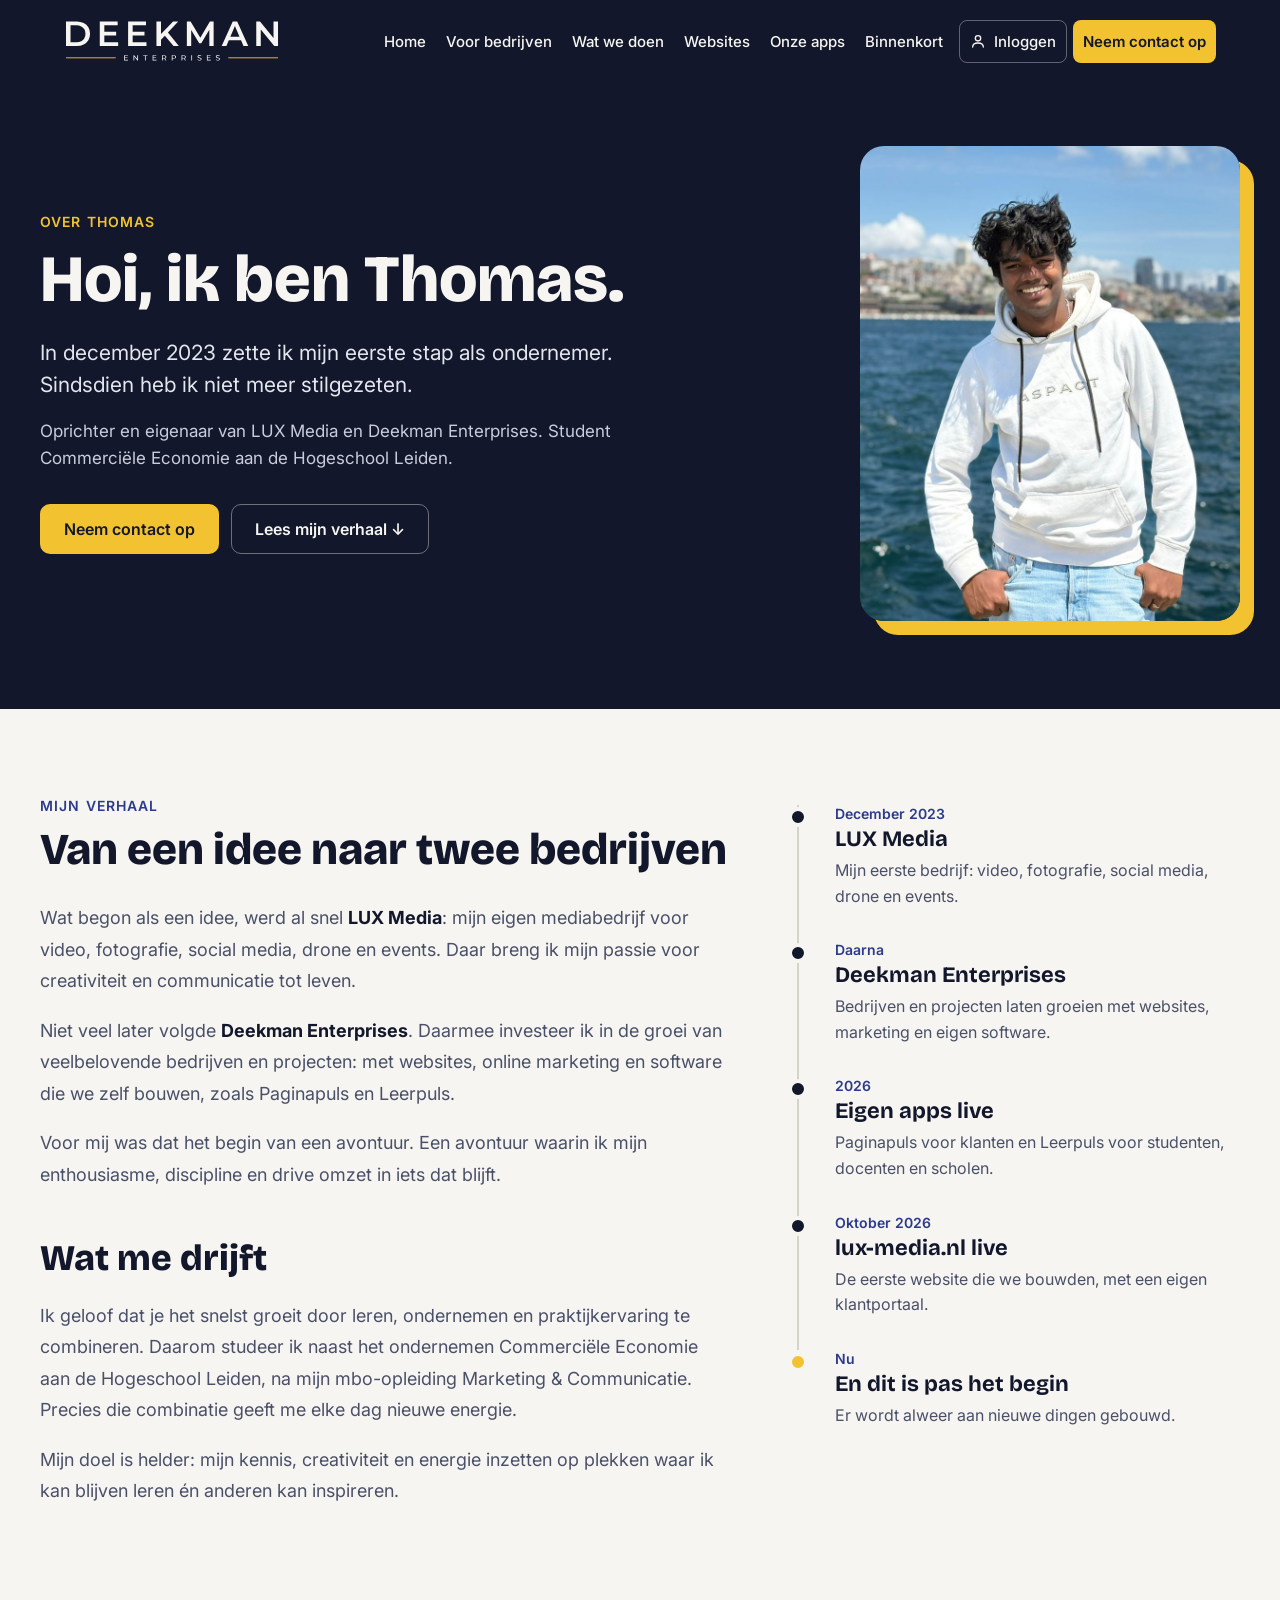
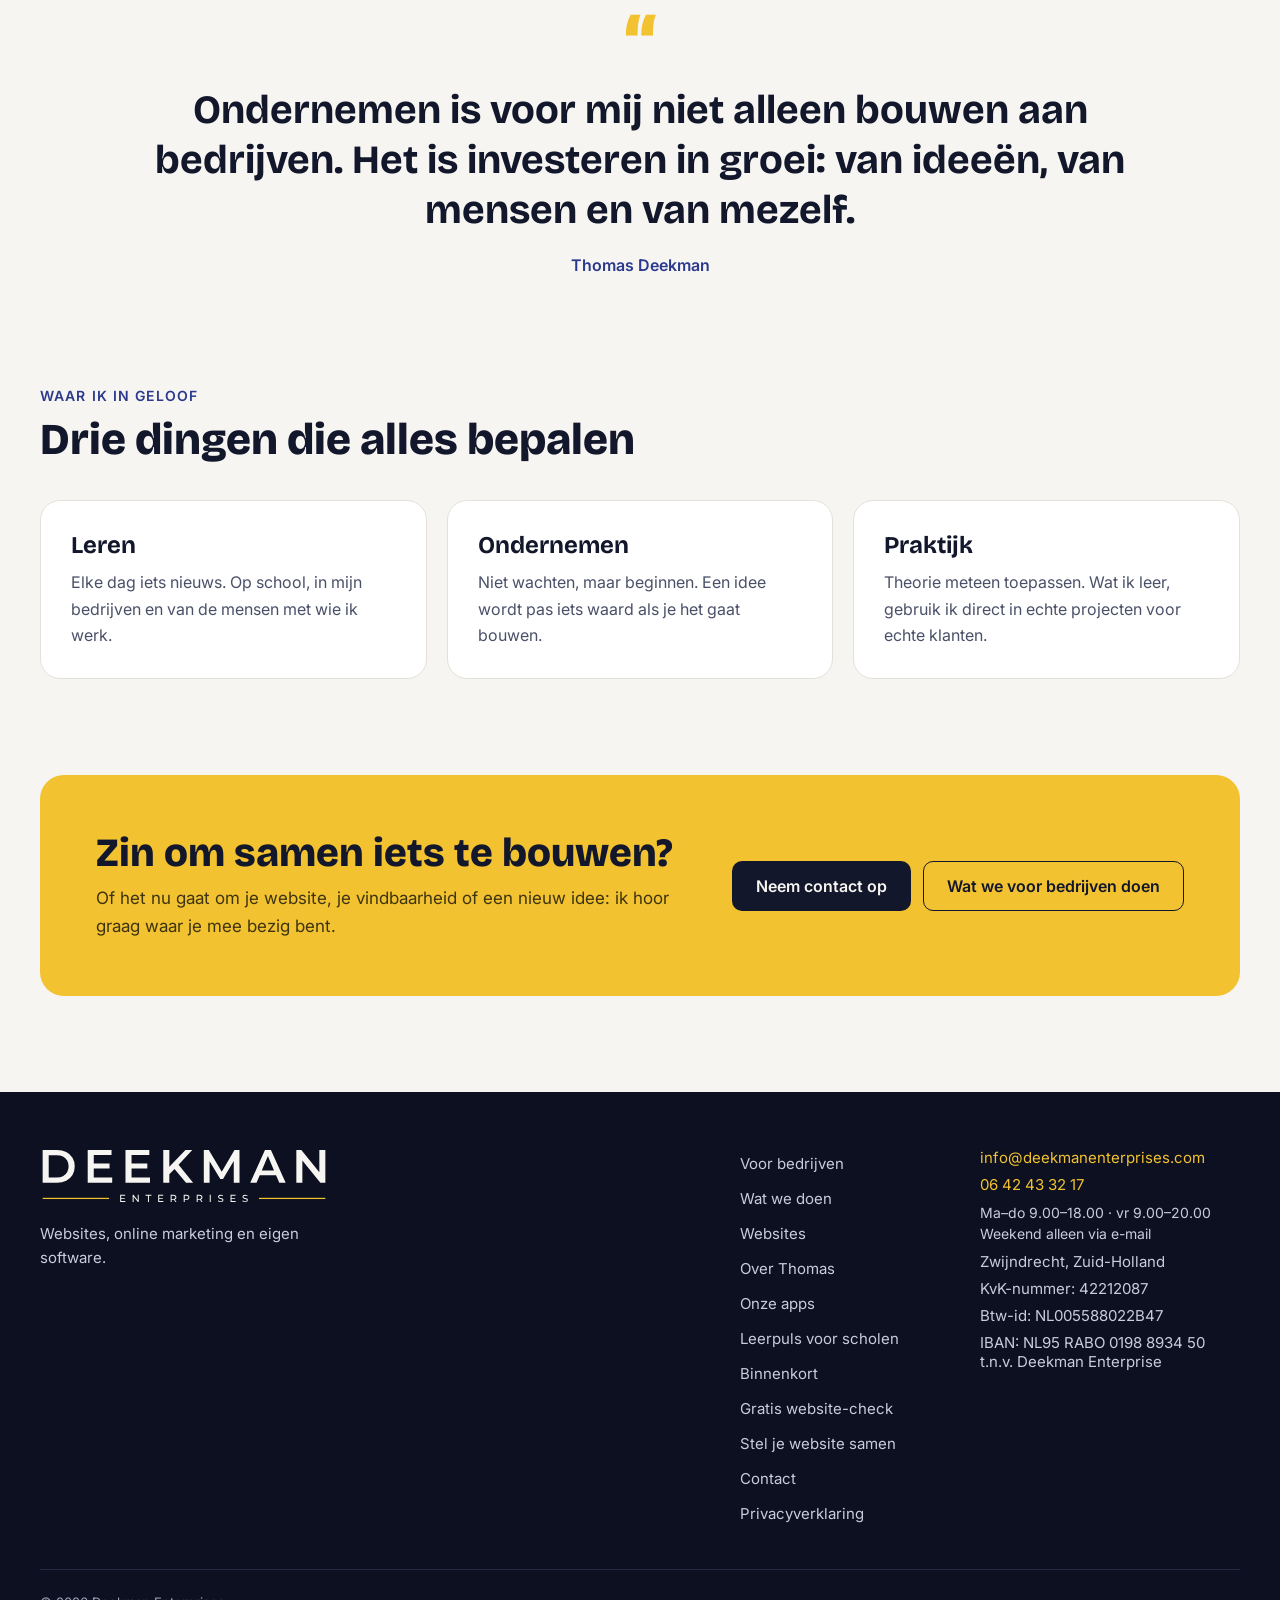
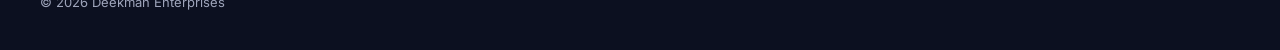
<file: over-thomas.html>
<!doctype html>
<html lang="nl">
<head>
<meta charset="utf-8">
<meta name="viewport" content="width=device-width, initial-scale=1">
<title>Over Thomas Deekman — Deekman Enterprises</title>
<meta name="description" content="Thomas Deekman is oprichter van LUX Media en Deekman Enterprises en studeert Commerciële Economie aan de Hogeschool Leiden. Lees zijn verhaal.">
<link rel="canonical" href="https://deekmanenterprises.com/over-thomas.html">
<meta property="og:type" content="website">
<meta property="og:site_name" content="Deekman Enterprises">
<meta property="og:title" content="Over Thomas Deekman — Deekman Enterprises">
<meta property="og:description" content="Thomas Deekman is oprichter van LUX Media en Deekman Enterprises en studeert Commerciële Economie aan de Hogeschool Leiden. Lees zijn verhaal.">
<meta property="og:url" content="https://deekmanenterprises.com/over-thomas.html">
<meta property="og:locale" content="nl_NL">
<meta name="theme-color" content="#12172B">
<meta property="og:image" content="https://deekmanenterprises.com/og-image.png">
<link rel="icon" href="favicon.svg" type="image/svg+xml">
<link rel="icon" href="favicon-32.png" sizes="32x32" type="image/png">
<link rel="apple-touch-icon" href="apple-touch-icon.png">
<link rel="preconnect" href="https://fonts.googleapis.com">
<link rel="preconnect" href="https://fonts.gstatic.com" crossorigin>
<link href="https://fonts.googleapis.com/css2?family=Bricolage+Grotesque:wght@500;700;800&amp;family=Inter:wght@400;500;600&amp;display=swap" rel="stylesheet">
<link rel="stylesheet" href="style.css">
</head>
<body>
<div style="font-family: Inter, system-ui, sans-serif; color: #12172B; background: #F6F5F1; min-height: 100vh">

<header role="banner" style="background: #12172B; color: #F6F5F1">
<div style="max-width: 1200px; margin: 0 auto; padding: 16px 24px; display: flex; flex-wrap: wrap; align-items: center; justify-content: space-between; gap: 16px">
<a href="./" style="display: flex; align-items: center; min-height: 44px; padding: 4px 0">
<img src="logo-licht.svg" alt="Deekman Enterprises" style="height: 50px; width: auto; display: block">
</a>
<button class="menu-btn" type="button" aria-expanded="false" aria-controls="hoofdmenu">Menu</button>
<nav id="hoofdmenu" aria-label="Hoofdmenu" style="display: flex; flex-wrap: wrap; align-items: center; gap: 4px; font-size: 15px; font-weight: 500">
<a href="./" style="color: #F6F5F1; text-decoration: none; padding: 12px 14px; border-radius: 8px">Home</a>
<a href="voor-bedrijven.html" style="color: #F6F5F1; text-decoration: none; padding: 12px 14px; border-radius: 8px">Voor bedrijven</a>
<a href="diensten.html" style="color: #F6F5F1; text-decoration: none; padding: 12px 14px; border-radius: 8px">Wat we doen</a>
<a href="websites.html" style="color: #F6F5F1; text-decoration: none; padding: 12px 14px; border-radius: 8px">Websites</a>
<a href="apps.html" style="color: #F6F5F1; text-decoration: none; padding: 12px 14px; border-radius: 8px">Onze apps</a>
<a href="binnenkort.html" style="color: #F6F5F1; text-decoration: none; padding: 12px 14px; border-radius: 8px">Binnenkort</a>
<a href="inloggen.html" style="display: inline-flex; align-items: center; gap: 8px; color: #F6F5F1; text-decoration: none; padding: 11px 16px; border-radius: 8px; border: 1px solid rgba(246,245,241,0.35); margin-left: 8px"><svg width="16" height="16" viewBox="0 0 24 24" fill="none" stroke="currentColor" stroke-width="2" stroke-linecap="round" stroke-linejoin="round" aria-hidden="true"><circle cx="12" cy="8" r="4"></circle><path d="M4 21c0-4 4-6 8-6s8 2 8 6"></path></svg>Inloggen</a>
<a href="contact.html" style="color: #12172B; background: #F2C230; text-decoration: none; padding: 12px 18px; border-radius: 8px; font-weight: 600; margin-left: 8px">Neem contact op</a>
</nav>
</div>
</header>
<main id="inhoud">

<section style="background: #12172B; color: #F6F5F1; padding: 64px 24px 88px">
<div style="max-width: 1200px; margin: 0 auto; display: flex; flex-wrap: wrap; gap: 56px; align-items: center">
<div style="flex: 1 1 560px; min-width: 0">
<p style="margin: 0 0 16px; font-size: 14px; font-weight: 600; letter-spacing: 0.08em; text-transform: uppercase; color: #F2C230">Over Thomas</p>
<h1 style="margin: 0; font-family: 'Bricolage Grotesque', sans-serif; font-weight: 800; font-size: clamp(40px, 5.4vw, 66px); line-height: 1.02">Hoi, ik ben Thomas.</h1>
<p style="margin: 24px 0 0; font-size: 21px; line-height: 1.55; color: #E4E6EE; max-width: 600px">In december 2023 zette ik mijn eerste stap als ondernemer. Sindsdien heb ik niet meer stilgezeten.</p>
<p style="margin: 16px 0 0; font-size: 17px; line-height: 1.6; color: #C9CDDB; max-width: 600px">Oprichter en eigenaar van LUX Media en Deekman Enterprises. Student Commerciële Economie aan de Hogeschool Leiden.</p>
<div style="display: flex; flex-wrap: wrap; gap: 12px; margin-top: 32px">
<a href="contact.html" style="background: #F2C230; color: #12172B; text-decoration: none; font-weight: 600; padding: 15px 24px; border-radius: 10px">Neem contact op</a>
<a href="#verhaal" style="color: #F6F5F1; text-decoration: none; font-weight: 600; padding: 14px 23px; border-radius: 10px; border: 1px solid rgba(246,245,241,0.4)">Lees mijn verhaal ↓</a>
</div>
</div>
<div style="flex: 0 1 380px; min-width: 0; margin: 0 auto">
<img src="foto-thomas.jpg" alt="Thomas Deekman" style="width: 100%; aspect-ratio: 4 / 5; object-fit: cover; display: block; border-radius: 24px; box-shadow: 14px 14px 0 #F2C230">
</div>
</div>
</section>

<section id="verhaal" style="padding: 88px 24px 40px">
<div style="max-width: 1200px; margin: 0 auto; display: flex; flex-wrap: wrap; gap: 56px">
<div style="flex: 1 1 560px; min-width: 0; max-width: 720px">
<p style="margin: 0 0 12px; font-size: 14px; font-weight: 600; letter-spacing: 0.08em; text-transform: uppercase; color: #2B3A8C">Mijn verhaal</p>
<h2 style="margin: 0 0 28px; font-family: 'Bricolage Grotesque', sans-serif; font-weight: 800; font-size: clamp(30px, 4vw, 44px); line-height: 1.1">Van een idee naar twee bedrijven</h2>
<p style="margin: 0 0 18px; color: #4A5068; line-height: 1.75; font-size: 18px">Wat begon als een idee, werd al snel <strong style="color: #12172B">LUX Media</strong>: mijn eigen mediabedrijf voor video, fotografie, social media, drone en events. Daar breng ik mijn passie voor creativiteit en communicatie tot leven.</p>
<p style="margin: 0 0 18px; color: #4A5068; line-height: 1.75; font-size: 18px">Niet veel later volgde <strong style="color: #12172B">Deekman Enterprises</strong>. Daarmee investeer ik in de groei van veelbelovende bedrijven en projecten: met websites, online marketing en software die we zelf bouwen, zoals Paginapuls en Leerpuls.</p>
<p style="margin: 0 0 18px; color: #4A5068; line-height: 1.75; font-size: 18px">Voor mij was dat het begin van een avontuur. Een avontuur waarin ik mijn enthousiasme, discipline en drive omzet in iets dat blijft.</p>
<h2 style="margin: 48px 0 20px; font-family: 'Bricolage Grotesque', sans-serif; font-weight: 800; font-size: clamp(26px, 3.2vw, 36px); line-height: 1.15">Wat me drijft</h2>
<p style="margin: 0 0 18px; color: #4A5068; line-height: 1.75; font-size: 18px">Ik geloof dat je het snelst groeit door leren, ondernemen en praktijkervaring te combineren. Daarom studeer ik naast het ondernemen Commerciële Economie aan de Hogeschool Leiden, na mijn mbo-opleiding Marketing &amp; Communicatie. Precies die combinatie geeft me elke dag nieuwe energie.</p>
<p style="margin: 0 0 18px; color: #4A5068; line-height: 1.75; font-size: 18px">Mijn doel is helder: mijn kennis, creativiteit en energie inzetten op plekken waar ik kan blijven leren én anderen kan inspireren.</p>
</div>
<aside style="flex: 1 1 320px; min-width: 0">
<ol style="margin: 8px 0 0; padding: 0; list-style: none">
<li style="position: relative; padding: 0 0 32px 36px; border-left: 2px solid #D6D3C8; margin-left: 9px">
<span aria-hidden="true" style="position: absolute; left: -11px; top: 2px; width: 20px; height: 20px; border-radius: 50%; background: #12172B; border: 4px solid #F6F5F1"></span>
<p style="margin: 0 0 4px; font-size: 14px; font-weight: 600; color: #2B3A8C">December 2023</p>
<h3 style="margin: 0 0 6px; font-family: 'Bricolage Grotesque', sans-serif; font-weight: 700; font-size: 22px">LUX Media</h3>
<p style="margin: 0; color: #4A5068; line-height: 1.6">Mijn eerste bedrijf: video, fotografie, social media, drone en events.</p>
</li>
<li style="position: relative; padding: 0 0 32px 36px; border-left: 2px solid #D6D3C8; margin-left: 9px">
<span aria-hidden="true" style="position: absolute; left: -11px; top: 2px; width: 20px; height: 20px; border-radius: 50%; background: #12172B; border: 4px solid #F6F5F1"></span>
<p style="margin: 0 0 4px; font-size: 14px; font-weight: 600; color: #2B3A8C">Daarna</p>
<h3 style="margin: 0 0 6px; font-family: 'Bricolage Grotesque', sans-serif; font-weight: 700; font-size: 22px">Deekman Enterprises</h3>
<p style="margin: 0; color: #4A5068; line-height: 1.6">Bedrijven en projecten laten groeien met websites, marketing en eigen software.</p>
</li>
<li style="position: relative; padding: 0 0 32px 36px; border-left: 2px solid #D6D3C8; margin-left: 9px">
<span aria-hidden="true" style="position: absolute; left: -11px; top: 2px; width: 20px; height: 20px; border-radius: 50%; background: #12172B; border: 4px solid #F6F5F1"></span>
<p style="margin: 0 0 4px; font-size: 14px; font-weight: 600; color: #2B3A8C">2026</p>
<h3 style="margin: 0 0 6px; font-family: 'Bricolage Grotesque', sans-serif; font-weight: 700; font-size: 22px">Eigen apps live</h3>
<p style="margin: 0; color: #4A5068; line-height: 1.6">Paginapuls voor klanten en Leerpuls voor studenten, docenten en scholen.</p>
</li>
<li style="position: relative; padding: 0 0 32px 36px; border-left: 2px solid #D6D3C8; margin-left: 9px">
<span aria-hidden="true" style="position: absolute; left: -11px; top: 2px; width: 20px; height: 20px; border-radius: 50%; background: #12172B; border: 4px solid #F6F5F1"></span>
<p style="margin: 0 0 4px; font-size: 14px; font-weight: 600; color: #2B3A8C">Oktober 2026</p>
<h3 style="margin: 0 0 6px; font-family: 'Bricolage Grotesque', sans-serif; font-weight: 700; font-size: 22px">lux-media.nl live</h3>
<p style="margin: 0; color: #4A5068; line-height: 1.6">De eerste website die we bouwden, met een eigen klantportaal.</p>
</li>
<li style="position: relative; padding: 0 0 0 36px; border-left: 2px solid transparent; margin-left: 9px">
<span aria-hidden="true" style="position: absolute; left: -11px; top: 2px; width: 20px; height: 20px; border-radius: 50%; background: #F2C230; border: 4px solid #F6F5F1"></span>
<p style="margin: 0 0 4px; font-size: 14px; font-weight: 600; color: #2B3A8C">Nu</p>
<h3 style="margin: 0 0 6px; font-family: 'Bricolage Grotesque', sans-serif; font-weight: 700; font-size: 22px">En dit is pas het begin</h3>
<p style="margin: 0; color: #4A5068; line-height: 1.6">Er wordt alweer aan nieuwe dingen gebouwd.</p>
</li>
</ol>
</aside>
</div>
</section>

<section style="padding: 56px 24px">
<div style="max-width: 1000px; margin: 0 auto; text-align: center">
<p aria-hidden="true" style="margin: 0; font-family: 'Bricolage Grotesque', sans-serif; font-weight: 800; font-size: 80px; line-height: 0.6; color: #F2C230">“</p>
<blockquote style="margin: 16px 0 0; font-family: 'Bricolage Grotesque', sans-serif; font-weight: 700; font-size: clamp(26px, 3.6vw, 40px); line-height: 1.25">Ondernemen is voor mij niet alleen bouwen aan bedrijven. Het is investeren in groei: van ideeën, van mensen en van mezelf.</blockquote>
<p style="margin: 20px 0 0; font-weight: 600; color: #2B3A8C">Thomas Deekman</p>
</div>
</section>

<section style="padding: 56px 24px">
<div style="max-width: 1200px; margin: 0 auto">
<p style="margin: 0 0 12px; font-size: 14px; font-weight: 600; letter-spacing: 0.08em; text-transform: uppercase; color: #2B3A8C">Waar ik in geloof</p>
<h2 style="margin: 0 0 36px; font-family: 'Bricolage Grotesque', sans-serif; font-weight: 800; font-size: clamp(30px, 4vw, 44px); line-height: 1.1">Drie dingen die alles bepalen</h2>
<div style="display: grid; grid-template-columns: repeat(auto-fit, minmax(280px, 1fr)); gap: 20px">
<div class="kaart-hover" style="background: #FFFFFF; border: 1px solid #E3E1D9; border-radius: 20px; padding: 30px">
<h3 style="margin: 0 0 10px; font-family: 'Bricolage Grotesque', sans-serif; font-weight: 700; font-size: 24px">Leren</h3>
<p style="margin: 0; color: #4A5068; line-height: 1.65">Elke dag iets nieuws. Op school, in mijn bedrijven en van de mensen met wie ik werk.</p>
</div>
<div class="kaart-hover" style="background: #FFFFFF; border: 1px solid #E3E1D9; border-radius: 20px; padding: 30px">
<h3 style="margin: 0 0 10px; font-family: 'Bricolage Grotesque', sans-serif; font-weight: 700; font-size: 24px">Ondernemen</h3>
<p style="margin: 0; color: #4A5068; line-height: 1.65">Niet wachten, maar beginnen. Een idee wordt pas iets waard als je het gaat bouwen.</p>
</div>
<div class="kaart-hover" style="background: #FFFFFF; border: 1px solid #E3E1D9; border-radius: 20px; padding: 30px">
<h3 style="margin: 0 0 10px; font-family: 'Bricolage Grotesque', sans-serif; font-weight: 700; font-size: 24px">Praktijk</h3>
<p style="margin: 0; color: #4A5068; line-height: 1.65">Theorie meteen toepassen. Wat ik leer, gebruik ik direct in echte projecten voor echte klanten.</p>
</div>
</div>
</div>
</section>

<section style="padding: 40px 24px 96px">
<div style="max-width: 1200px; margin: 0 auto; background: #F2C230; border-radius: 24px; padding: clamp(32px, 5vw, 56px); display: flex; flex-wrap: wrap; gap: 24px; align-items: center; justify-content: space-between">
<div style="flex: 1 1 480px; min-width: 0">
<h2 style="margin: 0 0 10px; font-family: 'Bricolage Grotesque', sans-serif; font-weight: 800; font-size: clamp(28px, 3.6vw, 40px); line-height: 1.1">Zin om samen iets te bouwen?</h2>
<p style="margin: 0; font-size: 17px; line-height: 1.6; color: #3E3410">Of het nu gaat om je website, je vindbaarheid of een nieuw idee: ik hoor graag waar je mee bezig bent.</p>
</div>
<div style="display: flex; flex-wrap: wrap; gap: 12px">
<a href="contact.html" style="background: #12172B; color: #F6F5F1; text-decoration: none; font-weight: 600; padding: 15px 24px; border-radius: 10px">Neem contact op</a>
<a href="voor-bedrijven.html" style="color: #12172B; text-decoration: none; font-weight: 600; padding: 14px 23px; border-radius: 10px; border: 1px solid #12172B">Wat we voor bedrijven doen</a>
</div>
</div>
</section>

</main>

<footer style="background: #0C1020; color: #C9CDDB; padding: 56px 24px 40px; font-size: 15px">
<div style="max-width: 1200px; margin: 0 auto; display: flex; flex-wrap: wrap; gap: 40px; justify-content: space-between">
<div style="flex: 1 1 280px; min-width: 0">
<img src="logo-licht.svg" alt="Deekman Enterprises" style="height: 56px; width: auto; display: block; margin: 0 0 18px">
<p style="margin: 0; line-height: 1.6; max-width: 320px">Websites, online marketing en eigen software.</p>
</div>
<nav aria-label="Footer" style="flex: 0 1 200px; display: flex; flex-direction: column; gap: 4px">
<a href="voor-bedrijven.html" style="color: #C9CDDB; text-decoration: none; padding: 6px 0">Voor bedrijven</a>
<a href="diensten.html" style="color: #C9CDDB; text-decoration: none; padding: 6px 0">Wat we doen</a>
<a href="websites.html" style="color: #C9CDDB; text-decoration: none; padding: 6px 0">Websites</a>
<a href="over-thomas.html" style="color: #C9CDDB; text-decoration: none; padding: 6px 0">Over Thomas</a>
<a href="apps.html" style="color: #C9CDDB; text-decoration: none; padding: 6px 0">Onze apps</a>
<a href="leerpuls-scholen.html" style="color: #C9CDDB; text-decoration: none; padding: 6px 0">Leerpuls voor scholen</a>
<a href="binnenkort.html" style="color: #C9CDDB; text-decoration: none; padding: 6px 0">Binnenkort</a>
<a href="website-check.html" style="color: #C9CDDB; text-decoration: none; padding: 6px 0">Gratis website-check</a>
<a href="website-bouwer.html" style="color: #C9CDDB; text-decoration: none; padding: 6px 0">Stel je website samen</a>
<a href="contact.html" style="color: #C9CDDB; text-decoration: none; padding: 6px 0">Contact</a>
<a href="privacy.html" style="color: #C9CDDB; text-decoration: none; padding: 6px 0">Privacyverklaring</a>
</nav>
<div style="flex: 0 1 260px; display: flex; flex-direction: column; gap: 8px">
<a href="mailto:info@deekmanenterprises.com" style="color: #F2C230; text-decoration: none">info@deekmanenterprises.com</a>
<a href="tel:+31642433217" style="color: #F2C230; text-decoration: none">06 42 43 32 17</a>
<span style="font-size: 14px; line-height: 1.5">Ma–do 9.00–18.00 · vr 9.00–20.00<br>Weekend alleen via e-mail</span>
<span>Zwijndrecht, Zuid-Holland</span>
<span>KvK-nummer: 42212087</span>
<span>Btw-id: NL005588022B47</span>
<span>IBAN: NL95 RABO 0198 8934 50 t.n.v. Deekman Enterprise</span>
</div>
</div>
<p style="max-width: 1200px; margin: 40px auto 0; padding-top: 24px; border-top: 1px solid #232A45; font-size: 13px; color: #9EA4BA">© 2026 Deekman Enterprises</p>
</footer>

</div>
<script src="config.js"></script>
<script src="site.js"></script>
<script src="js/animaties.js"></script>
</body>
</html>
</file>
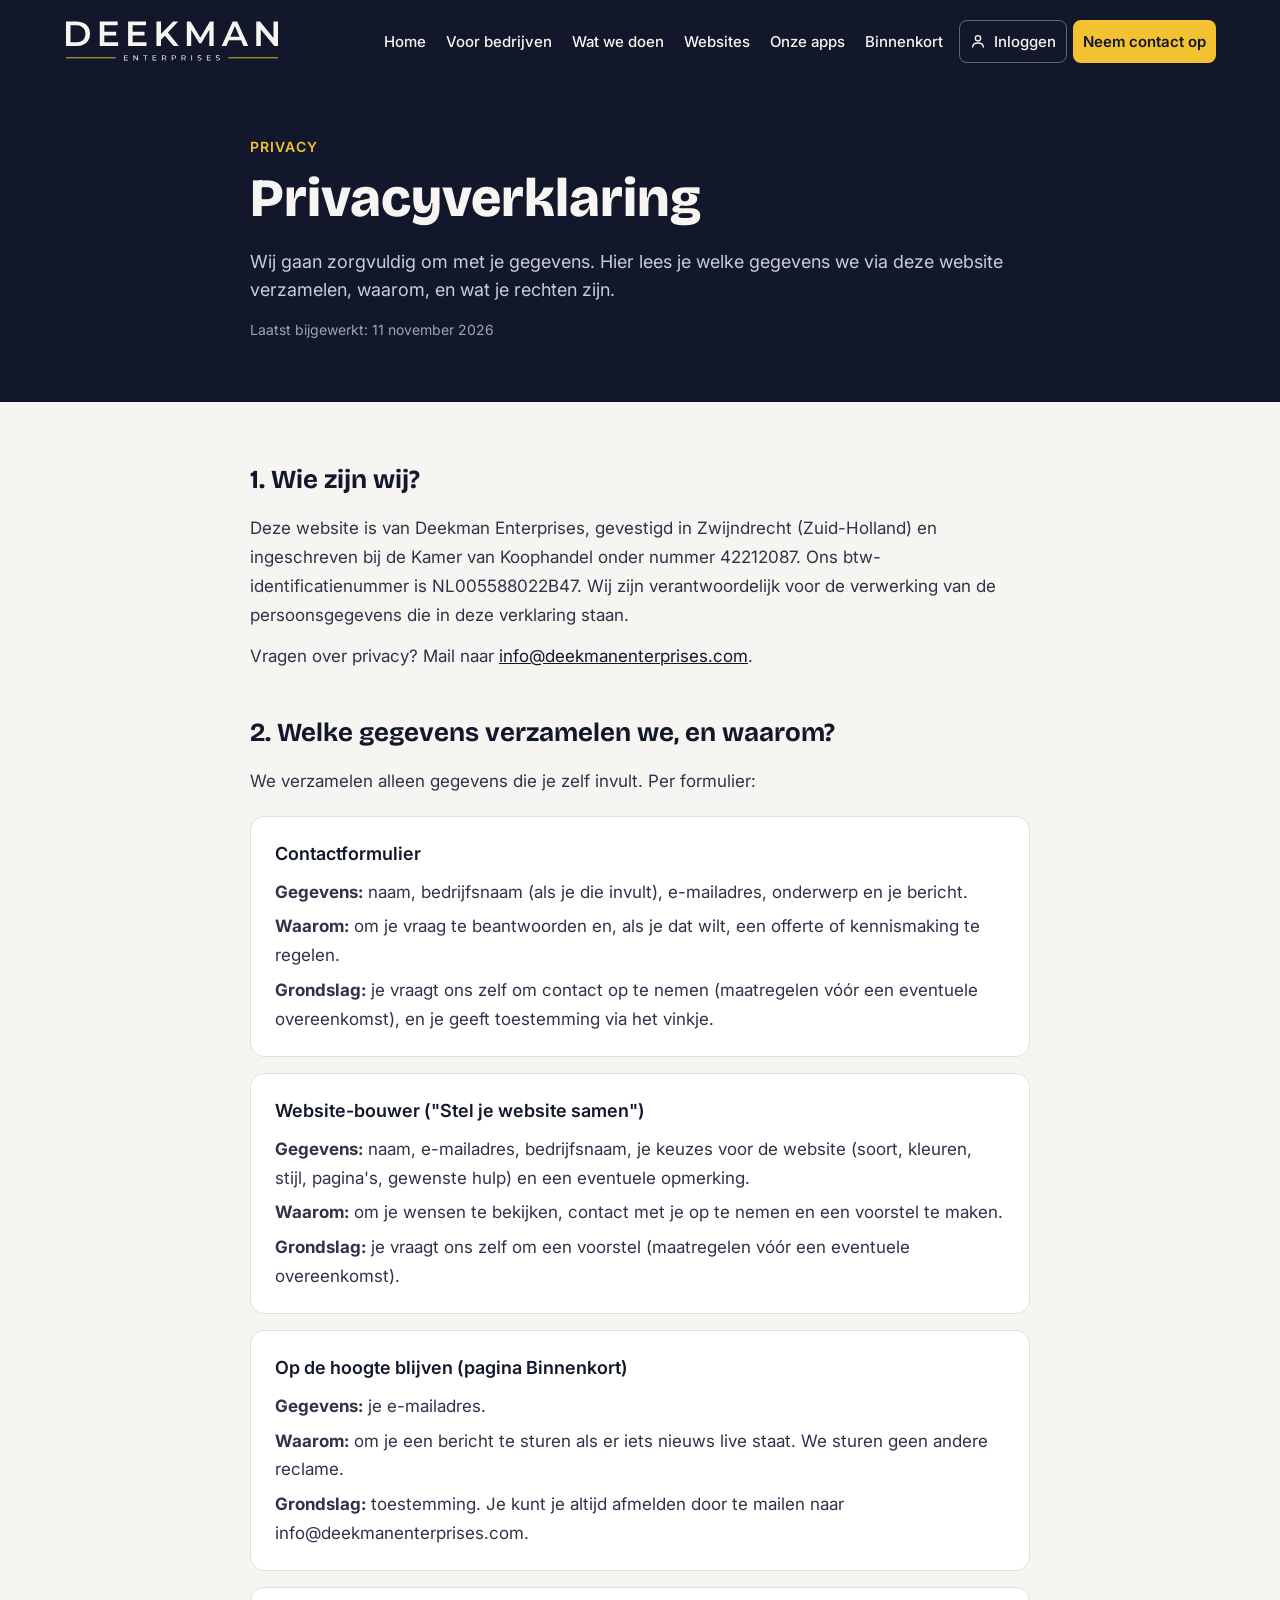
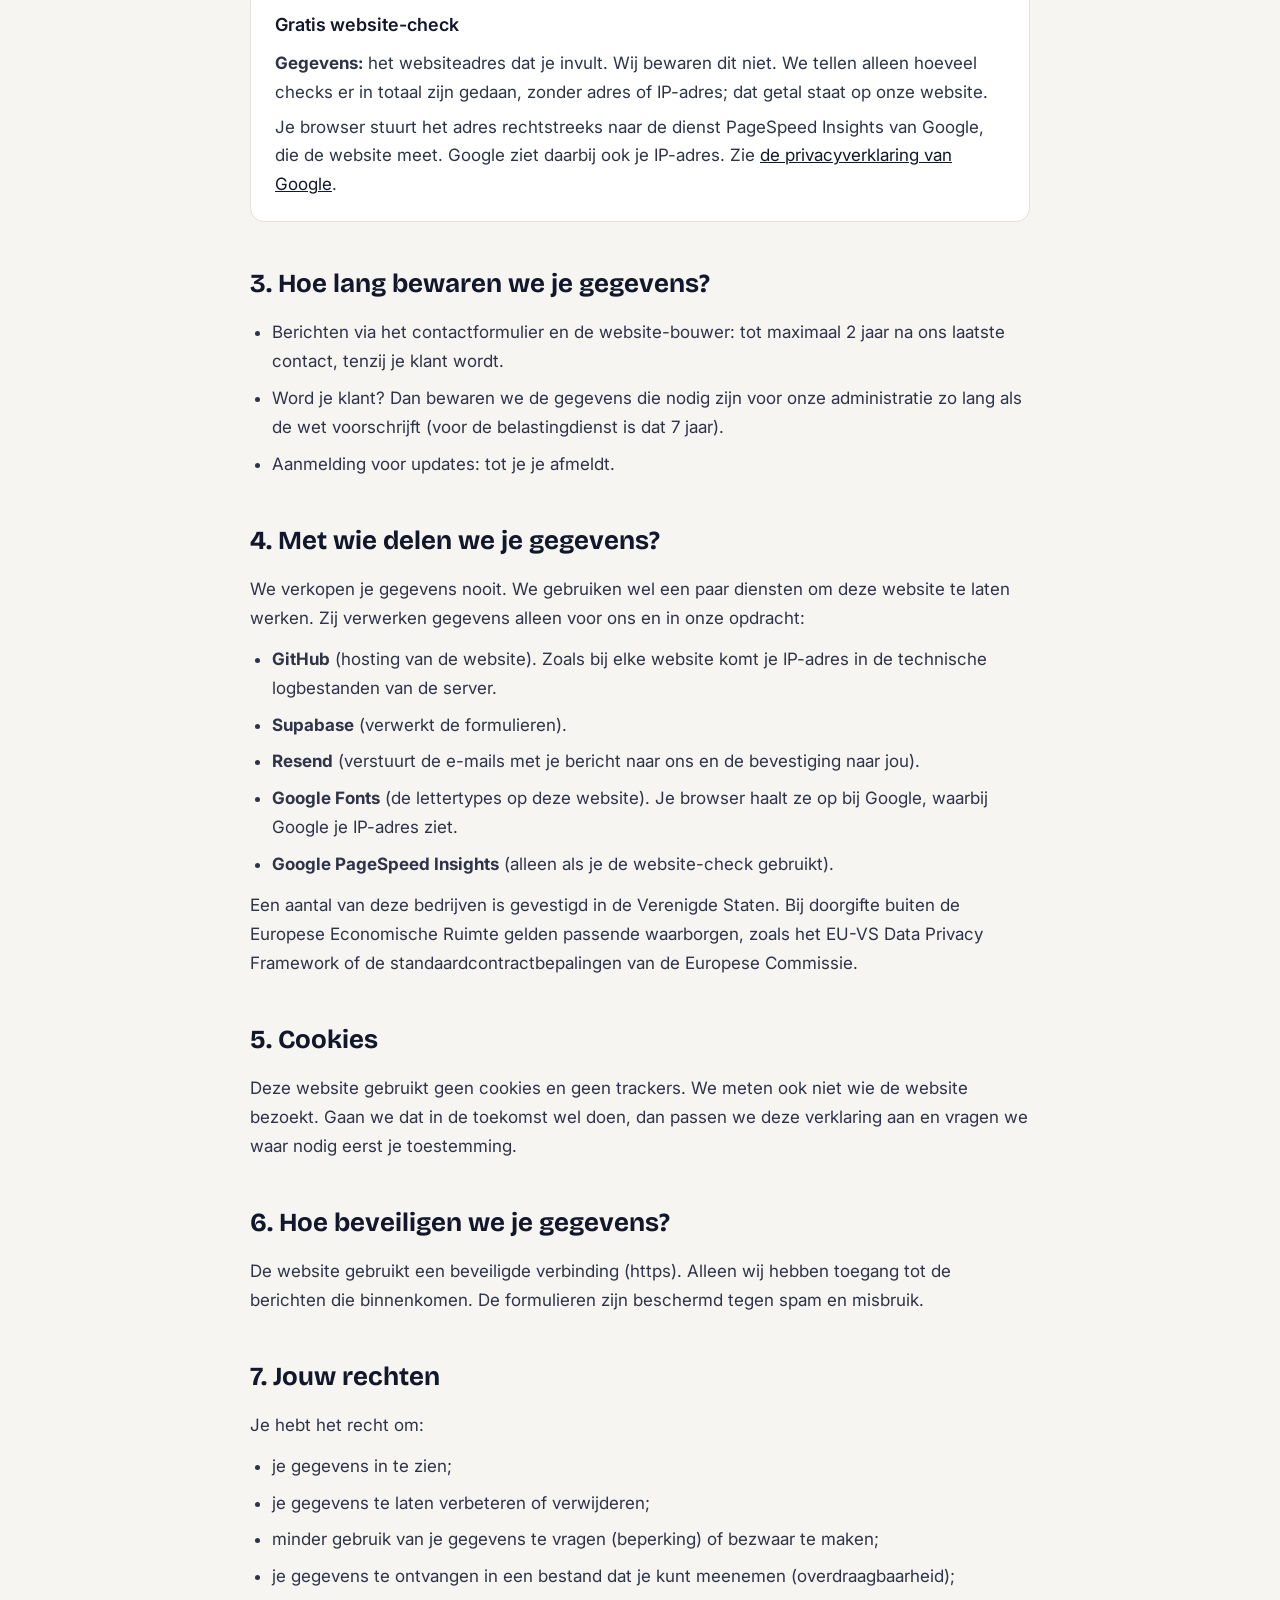
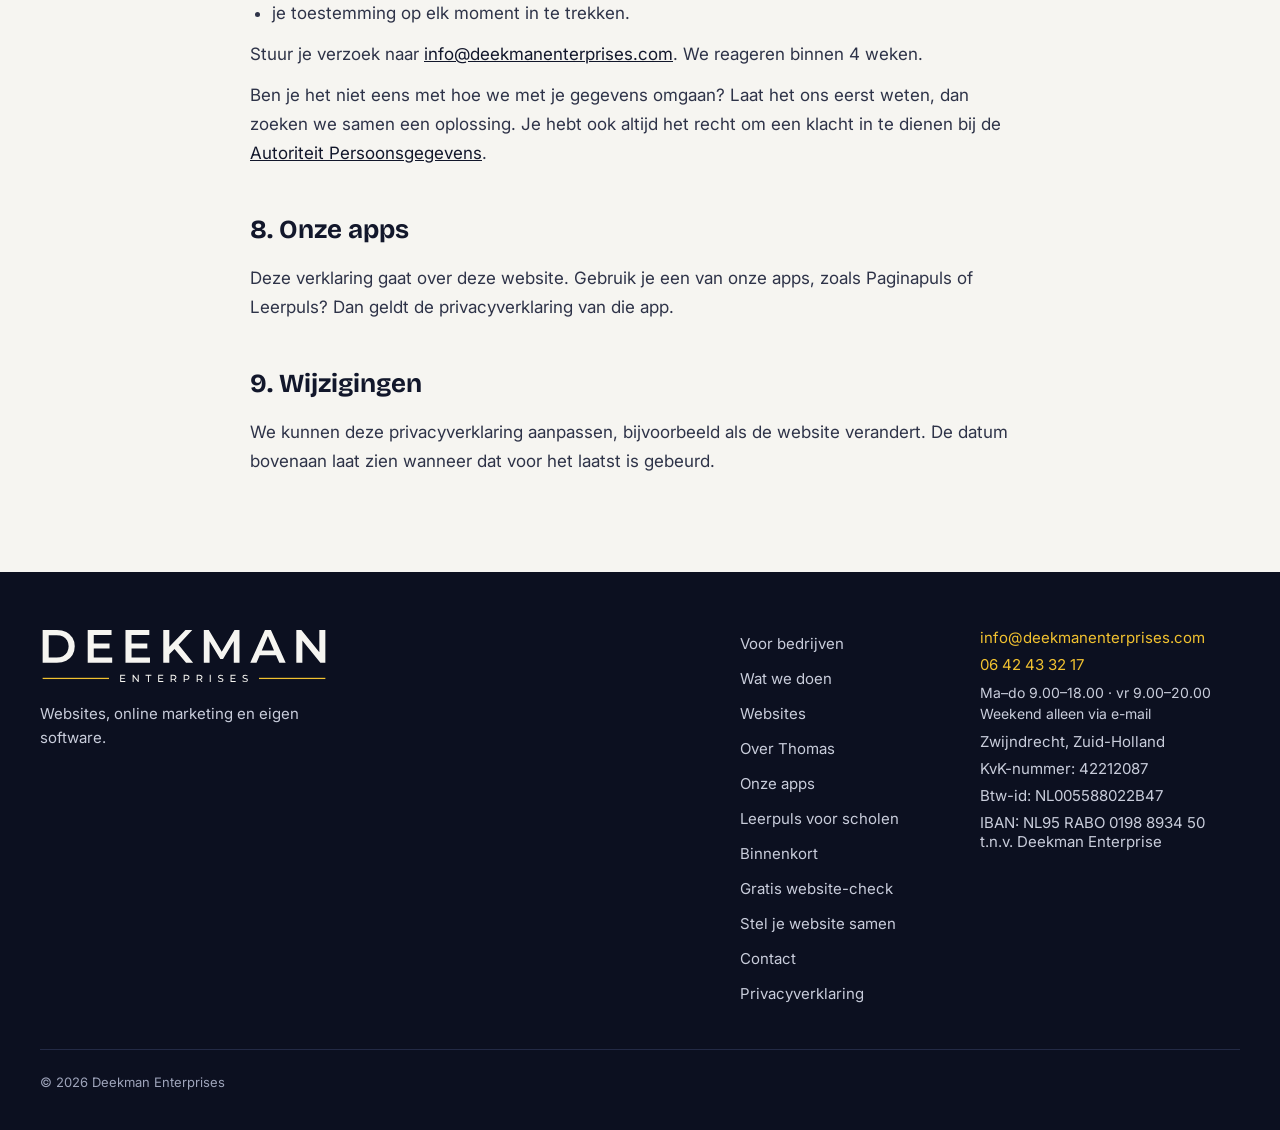
<file: privacy.html>
<!doctype html>
<html lang="nl">
<head>
<meta charset="utf-8">
<meta name="viewport" content="width=device-width, initial-scale=1">
<title>Privacyverklaring — Deekman Enterprises</title>
<meta name="description" content="Hoe Deekman Enterprises omgaat met je persoonsgegevens via deze website: welke gegevens, waarom, hoe lang en wat je rechten zijn.">
<link rel="canonical" href="https://deekmanenterprises.com/privacy.html">
<meta property="og:type" content="website">
<meta property="og:site_name" content="Deekman Enterprises">
<meta property="og:title" content="Privacyverklaring — Deekman Enterprises">
<meta property="og:description" content="Hoe Deekman Enterprises omgaat met je persoonsgegevens via deze website: welke gegevens, waarom, hoe lang en wat je rechten zijn.">
<meta property="og:url" content="https://deekmanenterprises.com/privacy.html">
<meta property="og:locale" content="nl_NL">
<meta name="theme-color" content="#12172B">
<meta property="og:image" content="https://deekmanenterprises.com/og-image.png">
<link rel="icon" href="favicon.svg" type="image/svg+xml">
<link rel="icon" href="favicon-32.png" sizes="32x32" type="image/png">
<link rel="apple-touch-icon" href="apple-touch-icon.png">
<link rel="preconnect" href="https://fonts.googleapis.com">
<link rel="preconnect" href="https://fonts.gstatic.com" crossorigin>
<link href="https://fonts.googleapis.com/css2?family=Bricolage+Grotesque:wght@500;700;800&amp;family=Inter:wght@400;500;600&amp;display=swap" rel="stylesheet">
<link rel="stylesheet" href="style.css">
</head>
<body>
<div style="font-family: Inter, system-ui, sans-serif; color: #12172B; background: #F6F5F1; min-height: 100vh">

<header role="banner" style="background: #12172B; color: #F6F5F1">
<div style="max-width: 1200px; margin: 0 auto; padding: 16px 24px; display: flex; flex-wrap: wrap; align-items: center; justify-content: space-between; gap: 16px">
<a href="./" style="display: flex; align-items: center; min-height: 44px; padding: 4px 0">
<img src="logo-licht.svg" alt="Deekman Enterprises" style="height: 50px; width: auto; display: block">
</a>
<button class="menu-btn" type="button" aria-expanded="false" aria-controls="hoofdmenu">Menu</button>
<nav id="hoofdmenu" aria-label="Hoofdmenu" style="display: flex; flex-wrap: wrap; align-items: center; gap: 4px; font-size: 15px; font-weight: 500">
<a href="./" style="color: #F6F5F1; text-decoration: none; padding: 12px 14px; border-radius: 8px">Home</a>
<a href="voor-bedrijven.html" style="color: #F6F5F1; text-decoration: none; padding: 12px 14px; border-radius: 8px">Voor bedrijven</a>
<a href="diensten.html" style="color: #F6F5F1; text-decoration: none; padding: 12px 14px; border-radius: 8px">Wat we doen</a>
<a href="websites.html" style="color: #F6F5F1; text-decoration: none; padding: 12px 14px; border-radius: 8px">Websites</a>
<a href="apps.html" style="color: #F6F5F1; text-decoration: none; padding: 12px 14px; border-radius: 8px">Onze apps</a>
<a href="binnenkort.html" style="color: #F6F5F1; text-decoration: none; padding: 12px 14px; border-radius: 8px">Binnenkort</a>
<a href="inloggen.html" style="display: inline-flex; align-items: center; gap: 8px; color: #F6F5F1; text-decoration: none; padding: 11px 16px; border-radius: 8px; border: 1px solid rgba(246,245,241,0.35); margin-left: 8px"><svg width="16" height="16" viewBox="0 0 24 24" fill="none" stroke="currentColor" stroke-width="2" stroke-linecap="round" stroke-linejoin="round" aria-hidden="true"><circle cx="12" cy="8" r="4"></circle><path d="M4 21c0-4 4-6 8-6s8 2 8 6"></path></svg>Inloggen</a>
<a href="contact.html" style="color: #12172B; background: #F2C230; text-decoration: none; padding: 12px 18px; border-radius: 8px; font-weight: 600; margin-left: 8px">Neem contact op</a>
</nav>
</div>
</header>
<main id="inhoud">

<section style="background: #12172B; color: #F6F5F1; padding: 56px 24px 64px">
<div style="max-width: 780px; margin: 0 auto">
<p style="margin: 0 0 16px; font-size: 14px; font-weight: 600; letter-spacing: 0.08em; text-transform: uppercase; color: #F2C230">Privacy</p>
<h1 style="margin: 0; font-family: 'Bricolage Grotesque', sans-serif; font-weight: 800; font-size: clamp(36px, 5vw, 54px); line-height: 1.05">Privacyverklaring</h1>
<p style="margin: 20px 0 0; font-size: 18px; line-height: 1.6; color: #C9CDDB">Wij gaan zorgvuldig om met je gegevens. Hier lees je welke gegevens we via deze website verzamelen, waarom, en wat je rechten zijn.</p>
<p style="margin: 16px 0 0; font-size: 14px; color: #9EA4BA">Laatst bijgewerkt: 11 november 2026</p>
</div>
</section>

<section style="padding: 56px 24px 96px">
<article style="max-width: 780px; margin: 0 auto; font-size: 17px; line-height: 1.7; color: #2E3348; display: flex; flex-direction: column; gap: 40px">

<div>
<h2 style="margin: 0 0 12px; font-family: 'Bricolage Grotesque', sans-serif; font-weight: 700; font-size: 26px; color: #12172B">1. Wie zijn wij?</h2>
<p style="margin: 0 0 12px">Deze website is van Deekman Enterprises, gevestigd in Zwijndrecht (Zuid-Holland) en ingeschreven bij de Kamer van Koophandel onder nummer 42212087. Ons btw-identificatienummer is NL005588022B47. Wij zijn verantwoordelijk voor de verwerking van de persoonsgegevens die in deze verklaring staan.</p>
<p style="margin: 0">Vragen over privacy? Mail naar <a href="mailto:info@deekmanenterprises.com">info@deekmanenterprises.com</a>.</p>
</div>

<div>
<h2 style="margin: 0 0 12px; font-family: 'Bricolage Grotesque', sans-serif; font-weight: 700; font-size: 26px; color: #12172B">2. Welke gegevens verzamelen we, en waarom?</h2>
<p style="margin: 0 0 20px">We verzamelen alleen gegevens die je zelf invult. Per formulier:</p>
<div style="display: flex; flex-direction: column; gap: 16px">
<div style="background: #FFFFFF; border: 1px solid #E3E1D9; border-radius: 14px; padding: 22px 24px">
<h3 style="margin: 0 0 8px; font-size: 18px; font-weight: 600; color: #12172B">Contactformulier</h3>
<p style="margin: 0 0 6px"><strong>Gegevens:</strong> naam, bedrijfsnaam (als je die invult), e-mailadres, onderwerp en je bericht.</p>
<p style="margin: 0 0 6px"><strong>Waarom:</strong> om je vraag te beantwoorden en, als je dat wilt, een offerte of kennismaking te regelen.</p>
<p style="margin: 0"><strong>Grondslag:</strong> je vraagt ons zelf om contact op te nemen (maatregelen vóór een eventuele overeenkomst), en je geeft toestemming via het vinkje.</p>
</div>
<div style="background: #FFFFFF; border: 1px solid #E3E1D9; border-radius: 14px; padding: 22px 24px">
<h3 style="margin: 0 0 8px; font-size: 18px; font-weight: 600; color: #12172B">Website-bouwer ("Stel je website samen")</h3>
<p style="margin: 0 0 6px"><strong>Gegevens:</strong> naam, e-mailadres, bedrijfsnaam, je keuzes voor de website (soort, kleuren, stijl, pagina's, gewenste hulp) en een eventuele opmerking.</p>
<p style="margin: 0 0 6px"><strong>Waarom:</strong> om je wensen te bekijken, contact met je op te nemen en een voorstel te maken.</p>
<p style="margin: 0"><strong>Grondslag:</strong> je vraagt ons zelf om een voorstel (maatregelen vóór een eventuele overeenkomst).</p>
</div>
<div style="background: #FFFFFF; border: 1px solid #E3E1D9; border-radius: 14px; padding: 22px 24px">
<h3 style="margin: 0 0 8px; font-size: 18px; font-weight: 600; color: #12172B">Op de hoogte blijven (pagina Binnenkort)</h3>
<p style="margin: 0 0 6px"><strong>Gegevens:</strong> je e-mailadres.</p>
<p style="margin: 0 0 6px"><strong>Waarom:</strong> om je een bericht te sturen als er iets nieuws live staat. We sturen geen andere reclame.</p>
<p style="margin: 0"><strong>Grondslag:</strong> toestemming. Je kunt je altijd afmelden door te mailen naar info@deekmanenterprises.com.</p>
</div>
<div style="background: #FFFFFF; border: 1px solid #E3E1D9; border-radius: 14px; padding: 22px 24px">
<h3 style="margin: 0 0 8px; font-size: 18px; font-weight: 600; color: #12172B">Gratis website-check</h3>
<p style="margin: 0 0 6px"><strong>Gegevens:</strong> het websiteadres dat je invult. Wij bewaren dit niet. We tellen alleen hoeveel checks er in totaal zijn gedaan, zonder adres of IP-adres; dat getal staat op onze website.</p>
<p style="margin: 0">Je browser stuurt het adres rechtstreeks naar de dienst PageSpeed Insights van Google, die de website meet. Google ziet daarbij ook je IP-adres. Zie <a href="https://policies.google.com/privacy?hl=nl">de privacyverklaring van Google</a>.</p>
</div>
</div>
</div>

<div>
<h2 style="margin: 0 0 12px; font-family: 'Bricolage Grotesque', sans-serif; font-weight: 700; font-size: 26px; color: #12172B">3. Hoe lang bewaren we je gegevens?</h2>
<ul style="margin: 0; padding-left: 22px; display: flex; flex-direction: column; gap: 8px">
<li>Berichten via het contactformulier en de website-bouwer: tot maximaal 2 jaar na ons laatste contact, tenzij je klant wordt.</li>
<li>Word je klant? Dan bewaren we de gegevens die nodig zijn voor onze administratie zo lang als de wet voorschrijft (voor de belastingdienst is dat 7 jaar).</li>
<li>Aanmelding voor updates: tot je je afmeldt.</li>
</ul>
</div>

<div>
<h2 style="margin: 0 0 12px; font-family: 'Bricolage Grotesque', sans-serif; font-weight: 700; font-size: 26px; color: #12172B">4. Met wie delen we je gegevens?</h2>
<p style="margin: 0 0 12px">We verkopen je gegevens nooit. We gebruiken wel een paar diensten om deze website te laten werken. Zij verwerken gegevens alleen voor ons en in onze opdracht:</p>
<ul style="margin: 0 0 12px; padding-left: 22px; display: flex; flex-direction: column; gap: 8px">
<li><strong>GitHub</strong> (hosting van de website). Zoals bij elke website komt je IP-adres in de technische logbestanden van de server.</li>
<li><strong>Supabase</strong> (verwerkt de formulieren).</li>
<li><strong>Resend</strong> (verstuurt de e-mails met je bericht naar ons en de bevestiging naar jou).</li>
<li><strong>Google Fonts</strong> (de lettertypes op deze website). Je browser haalt ze op bij Google, waarbij Google je IP-adres ziet.</li>
<li><strong>Google PageSpeed Insights</strong> (alleen als je de website-check gebruikt).</li>
</ul>
<p style="margin: 0">Een aantal van deze bedrijven is gevestigd in de Verenigde Staten. Bij doorgifte buiten de Europese Economische Ruimte gelden passende waarborgen, zoals het EU-VS Data Privacy Framework of de standaardcontractbepalingen van de Europese Commissie.</p>
</div>

<div>
<h2 style="margin: 0 0 12px; font-family: 'Bricolage Grotesque', sans-serif; font-weight: 700; font-size: 26px; color: #12172B">5. Cookies</h2>
<p style="margin: 0">Deze website gebruikt geen cookies en geen trackers. We meten ook niet wie de website bezoekt. Gaan we dat in de toekomst wel doen, dan passen we deze verklaring aan en vragen we waar nodig eerst je toestemming.</p>
</div>

<div>
<h2 style="margin: 0 0 12px; font-family: 'Bricolage Grotesque', sans-serif; font-weight: 700; font-size: 26px; color: #12172B">6. Hoe beveiligen we je gegevens?</h2>
<p style="margin: 0">De website gebruikt een beveiligde verbinding (https). Alleen wij hebben toegang tot de berichten die binnenkomen. De formulieren zijn beschermd tegen spam en misbruik.</p>
</div>

<div>
<h2 style="margin: 0 0 12px; font-family: 'Bricolage Grotesque', sans-serif; font-weight: 700; font-size: 26px; color: #12172B">7. Jouw rechten</h2>
<p style="margin: 0 0 12px">Je hebt het recht om:</p>
<ul style="margin: 0 0 12px; padding-left: 22px; display: flex; flex-direction: column; gap: 8px">
<li>je gegevens in te zien;</li>
<li>je gegevens te laten verbeteren of verwijderen;</li>
<li>minder gebruik van je gegevens te vragen (beperking) of bezwaar te maken;</li>
<li>je gegevens te ontvangen in een bestand dat je kunt meenemen (overdraagbaarheid);</li>
<li>je toestemming op elk moment in te trekken.</li>
</ul>
<p style="margin: 0 0 12px">Stuur je verzoek naar <a href="mailto:info@deekmanenterprises.com">info@deekmanenterprises.com</a>. We reageren binnen 4 weken.</p>
<p style="margin: 0">Ben je het niet eens met hoe we met je gegevens omgaan? Laat het ons eerst weten, dan zoeken we samen een oplossing. Je hebt ook altijd het recht om een klacht in te dienen bij de <a href="https://autoriteitpersoonsgegevens.nl">Autoriteit Persoonsgegevens</a>.</p>
</div>

<div>
<h2 style="margin: 0 0 12px; font-family: 'Bricolage Grotesque', sans-serif; font-weight: 700; font-size: 26px; color: #12172B">8. Onze apps</h2>
<p style="margin: 0">Deze verklaring gaat over deze website. Gebruik je een van onze apps, zoals Paginapuls of Leerpuls? Dan geldt de privacyverklaring van die app.</p>
</div>

<div>
<h2 style="margin: 0 0 12px; font-family: 'Bricolage Grotesque', sans-serif; font-weight: 700; font-size: 26px; color: #12172B">9. Wijzigingen</h2>
<p style="margin: 0">We kunnen deze privacyverklaring aanpassen, bijvoorbeeld als de website verandert. De datum bovenaan laat zien wanneer dat voor het laatst is gebeurd.</p>
</div>

</article>
</section>

</main>

<footer style="background: #0C1020; color: #C9CDDB; padding: 56px 24px 40px; font-size: 15px">
<div style="max-width: 1200px; margin: 0 auto; display: flex; flex-wrap: wrap; gap: 40px; justify-content: space-between">
<div style="flex: 1 1 280px; min-width: 0">
<img src="logo-licht.svg" alt="Deekman Enterprises" style="height: 56px; width: auto; display: block; margin: 0 0 18px">
<p style="margin: 0; line-height: 1.6; max-width: 320px">Websites, online marketing en eigen software.</p>
</div>
<nav aria-label="Footer" style="flex: 0 1 200px; display: flex; flex-direction: column; gap: 4px">
<a href="voor-bedrijven.html" style="color: #C9CDDB; text-decoration: none; padding: 6px 0">Voor bedrijven</a>
<a href="diensten.html" style="color: #C9CDDB; text-decoration: none; padding: 6px 0">Wat we doen</a>
<a href="websites.html" style="color: #C9CDDB; text-decoration: none; padding: 6px 0">Websites</a>
<a href="over-thomas.html" style="color: #C9CDDB; text-decoration: none; padding: 6px 0">Over Thomas</a>
<a href="apps.html" style="color: #C9CDDB; text-decoration: none; padding: 6px 0">Onze apps</a>
<a href="leerpuls-scholen.html" style="color: #C9CDDB; text-decoration: none; padding: 6px 0">Leerpuls voor scholen</a>
<a href="binnenkort.html" style="color: #C9CDDB; text-decoration: none; padding: 6px 0">Binnenkort</a>
<a href="website-check.html" style="color: #C9CDDB; text-decoration: none; padding: 6px 0">Gratis website-check</a>
<a href="website-bouwer.html" style="color: #C9CDDB; text-decoration: none; padding: 6px 0">Stel je website samen</a>
<a href="contact.html" style="color: #C9CDDB; text-decoration: none; padding: 6px 0">Contact</a>
<a href="privacy.html" style="color: #C9CDDB; text-decoration: none; padding: 6px 0">Privacyverklaring</a>
</nav>
<div style="flex: 0 1 260px; display: flex; flex-direction: column; gap: 8px">
<a href="mailto:info@deekmanenterprises.com" style="color: #F2C230; text-decoration: none">info@deekmanenterprises.com</a>
<a href="tel:+31642433217" style="color: #F2C230; text-decoration: none">06 42 43 32 17</a>
<span style="font-size: 14px; line-height: 1.5">Ma–do 9.00–18.00 · vr 9.00–20.00<br>Weekend alleen via e-mail</span>
<span>Zwijndrecht, Zuid-Holland</span>
<span>KvK-nummer: 42212087</span>
<span>Btw-id: NL005588022B47</span>
<span>IBAN: NL95 RABO 0198 8934 50 t.n.v. Deekman Enterprise</span>
</div>
</div>
<p style="max-width: 1200px; margin: 40px auto 0; padding-top: 24px; border-top: 1px solid #232A45; font-size: 13px; color: #9EA4BA">© 2026 Deekman Enterprises</p>
</footer>

</div>
<script src="config.js"></script>
<script src="site.js"></script>
<script src="js/animaties.js"></script>
</body>
</html>
</file>
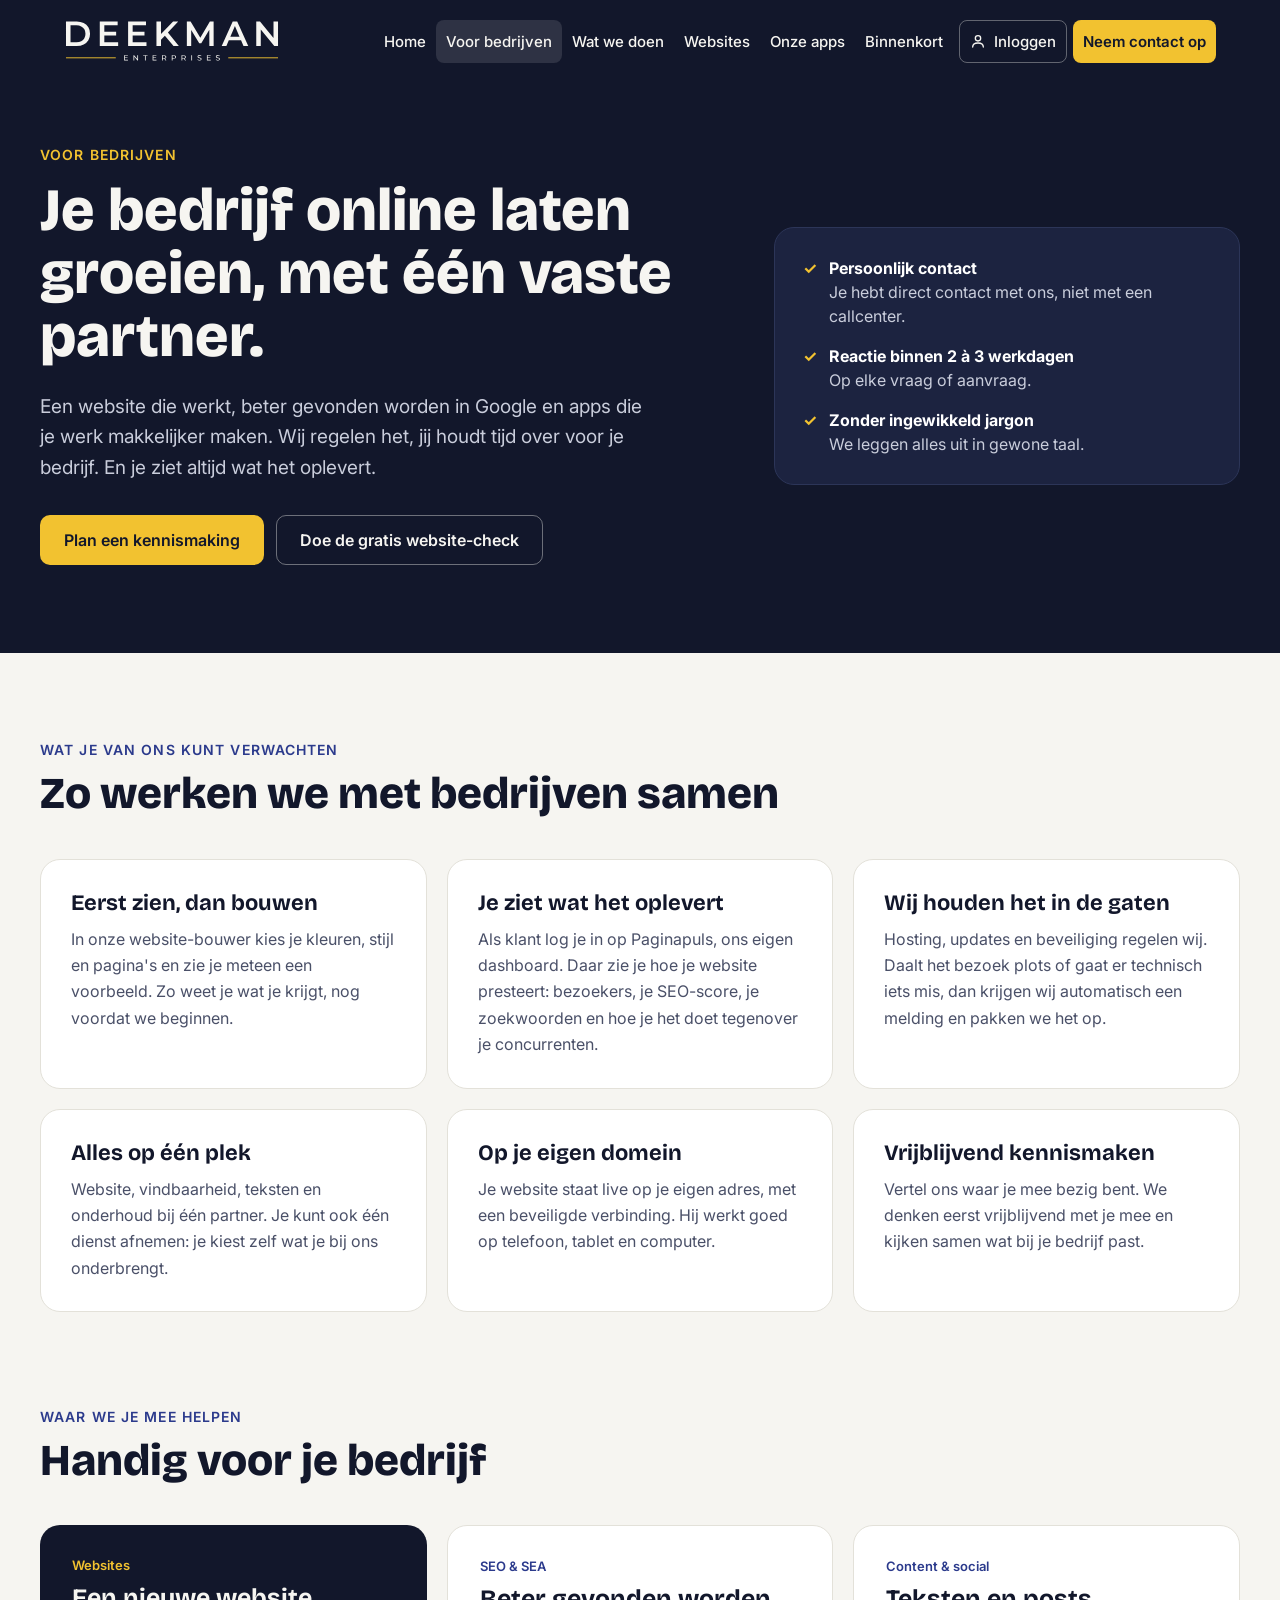
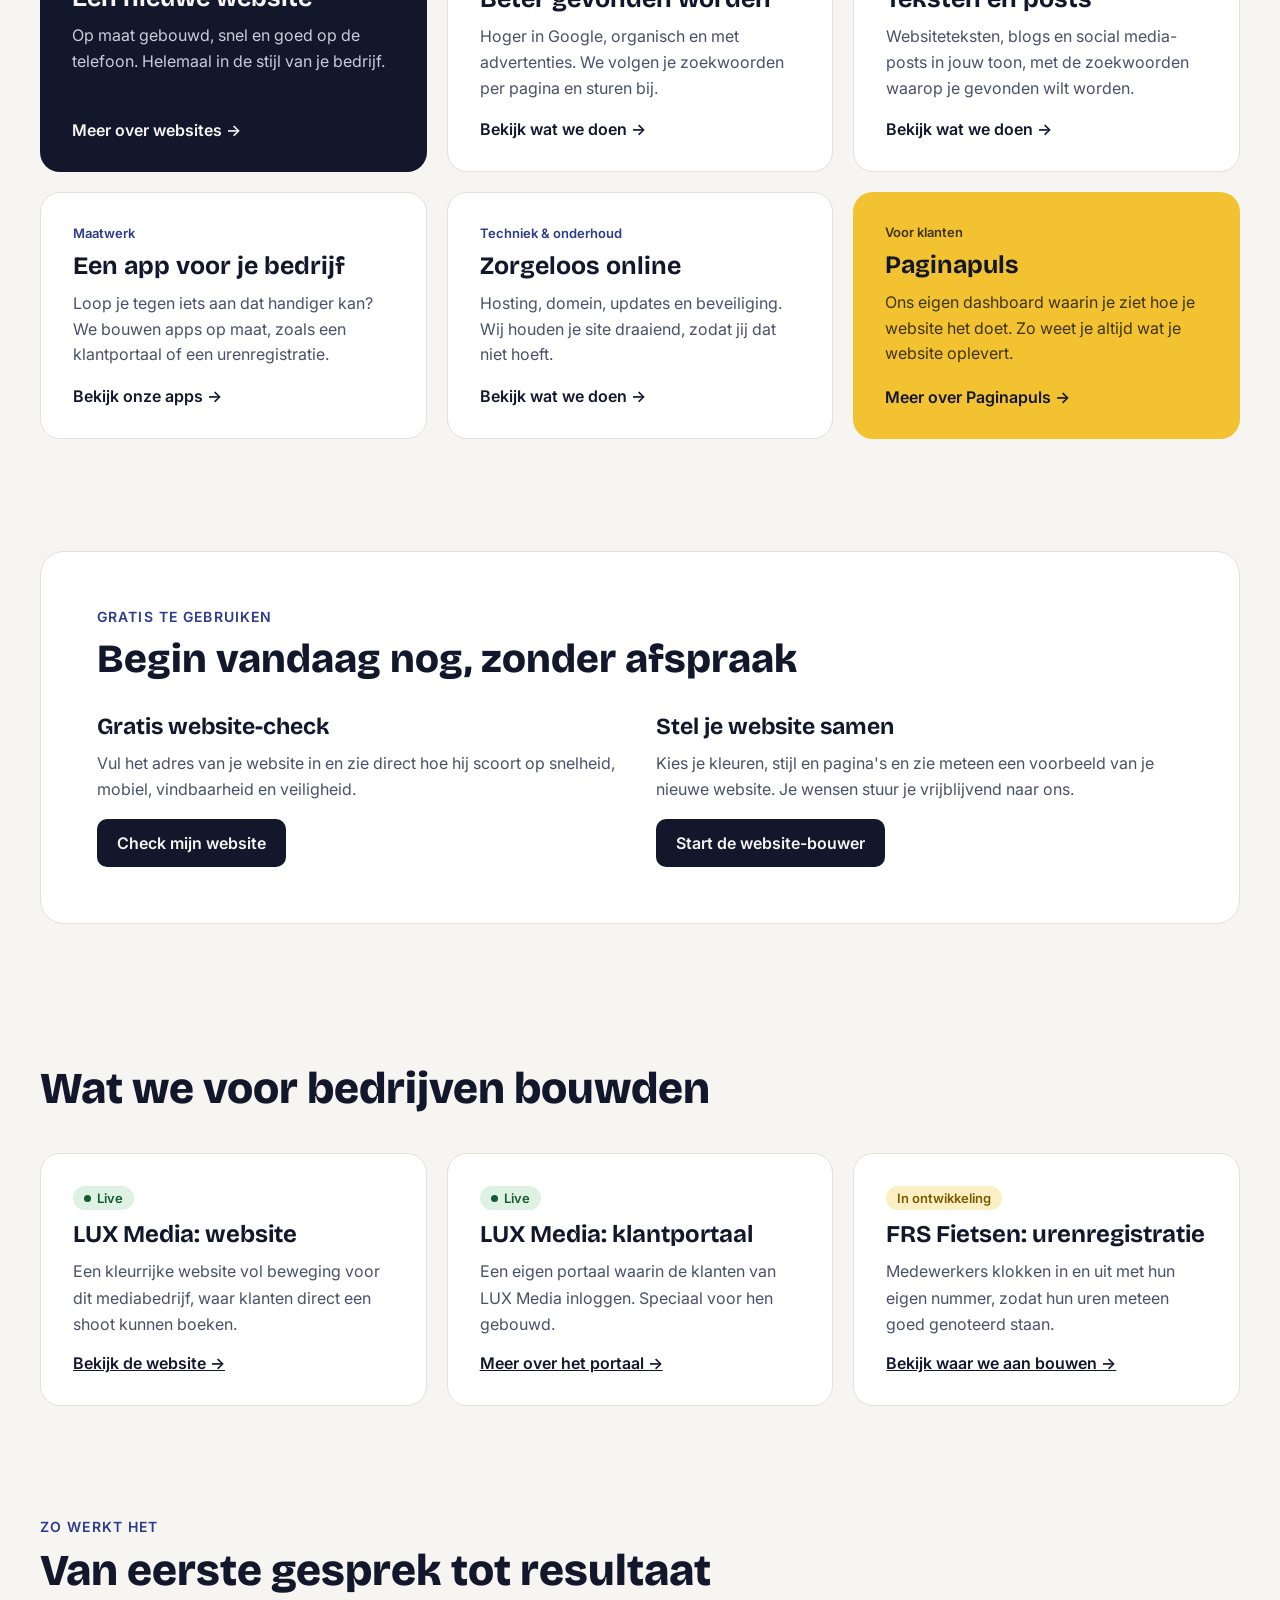
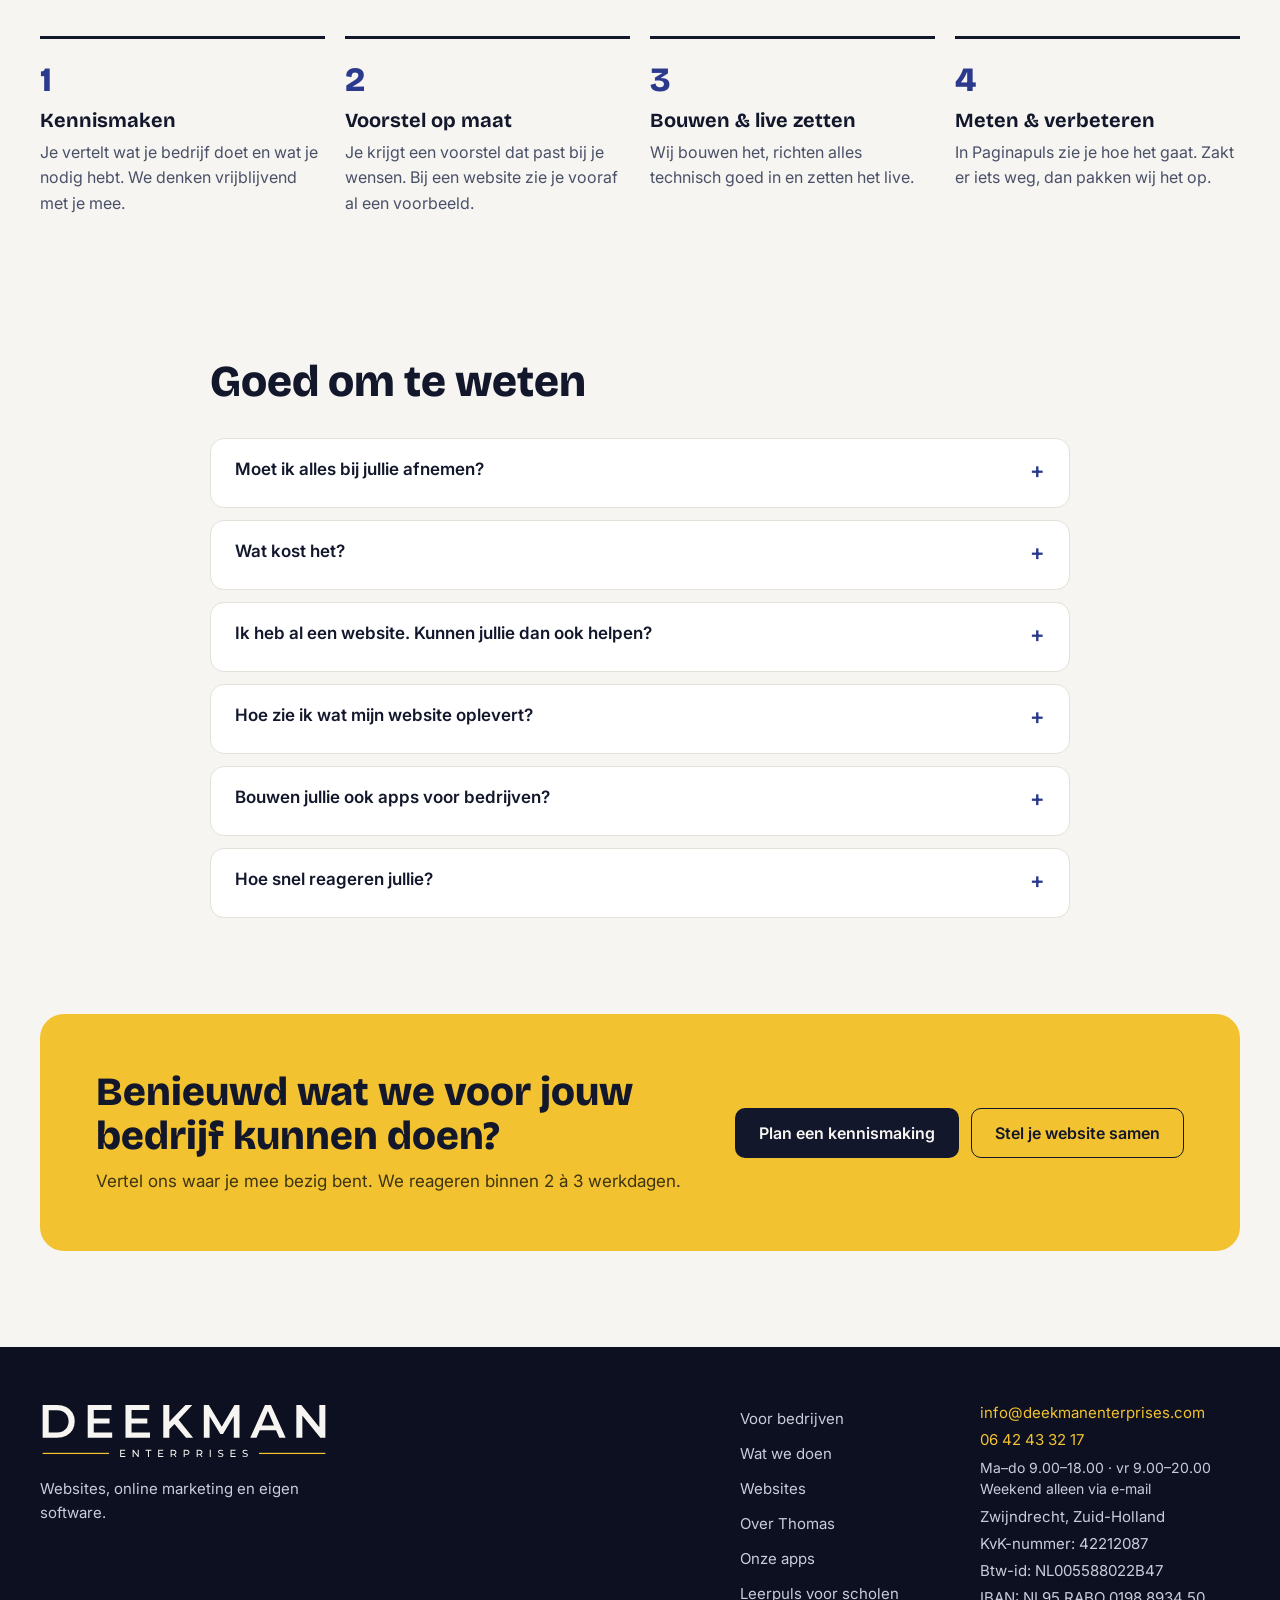
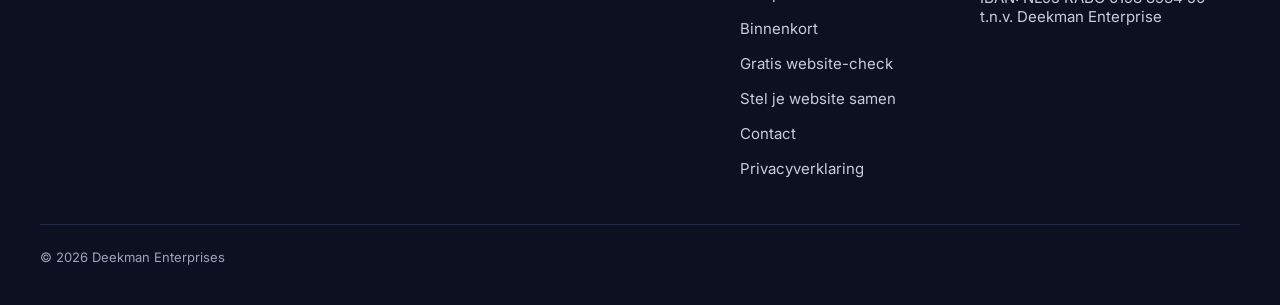
<file: voor-bedrijven.html>
<!doctype html>
<html lang="nl">
<head>
<meta charset="utf-8">
<meta name="viewport" content="width=device-width, initial-scale=1">
<title>Voor bedrijven — Deekman Enterprises</title>
<meta name="description" content="Wat Deekman Enterprises voor bedrijven doet: websites, SEO en SEA, content, onderhoud en apps op maat. Persoonlijk contact en je ziet in Paginapuls wat het oplevert.">
<link rel="canonical" href="https://deekmanenterprises.com/voor-bedrijven.html">
<meta property="og:type" content="website">
<meta property="og:site_name" content="Deekman Enterprises">
<meta property="og:title" content="Voor bedrijven — Deekman Enterprises">
<meta property="og:description" content="Wat Deekman Enterprises voor bedrijven doet: websites, SEO en SEA, content, onderhoud en apps op maat. Persoonlijk contact en je ziet in Paginapuls wat het oplevert.">
<meta property="og:url" content="https://deekmanenterprises.com/voor-bedrijven.html">
<meta property="og:locale" content="nl_NL">
<meta name="theme-color" content="#12172B">
<meta property="og:image" content="https://deekmanenterprises.com/og-image.png">
<link rel="icon" href="favicon.svg" type="image/svg+xml">
<link rel="icon" href="favicon-32.png" sizes="32x32" type="image/png">
<link rel="apple-touch-icon" href="apple-touch-icon.png">
<link rel="preconnect" href="https://fonts.googleapis.com">
<link rel="preconnect" href="https://fonts.gstatic.com" crossorigin>
<link href="https://fonts.googleapis.com/css2?family=Bricolage+Grotesque:wght@500;700;800&amp;family=Inter:wght@400;500;600&amp;display=swap" rel="stylesheet">
<link rel="stylesheet" href="style.css">
</head>
<body>
<div style="font-family: Inter, system-ui, sans-serif; color: #12172B; background: #F6F5F1; min-height: 100vh">

<header role="banner" style="background: #12172B; color: #F6F5F1">
<div style="max-width: 1200px; margin: 0 auto; padding: 16px 24px; display: flex; flex-wrap: wrap; align-items: center; justify-content: space-between; gap: 16px">
<a href="./" style="display: flex; align-items: center; min-height: 44px; padding: 4px 0">
<img src="logo-licht.svg" alt="Deekman Enterprises" style="height: 50px; width: auto; display: block">
</a>
<button class="menu-btn" type="button" aria-expanded="false" aria-controls="hoofdmenu">Menu</button>
<nav id="hoofdmenu" aria-label="Hoofdmenu" style="display: flex; flex-wrap: wrap; align-items: center; gap: 4px; font-size: 15px; font-weight: 500">
<a href="./" style="color: #F6F5F1; text-decoration: none; padding: 12px 14px; border-radius: 8px">Home</a>
<a href="voor-bedrijven.html" aria-current="page" style="color: #F6F5F1; text-decoration: none; padding: 12px 14px; border-radius: 8px; background: rgba(246,245,241,0.12)">Voor bedrijven</a>
<a href="diensten.html" style="color: #F6F5F1; text-decoration: none; padding: 12px 14px; border-radius: 8px">Wat we doen</a>
<a href="websites.html" style="color: #F6F5F1; text-decoration: none; padding: 12px 14px; border-radius: 8px">Websites</a>
<a href="apps.html" style="color: #F6F5F1; text-decoration: none; padding: 12px 14px; border-radius: 8px">Onze apps</a>
<a href="binnenkort.html" style="color: #F6F5F1; text-decoration: none; padding: 12px 14px; border-radius: 8px">Binnenkort</a>
<a href="inloggen.html" style="display: inline-flex; align-items: center; gap: 8px; color: #F6F5F1; text-decoration: none; padding: 11px 16px; border-radius: 8px; border: 1px solid rgba(246,245,241,0.35); margin-left: 8px"><svg width="16" height="16" viewBox="0 0 24 24" fill="none" stroke="currentColor" stroke-width="2" stroke-linecap="round" stroke-linejoin="round" aria-hidden="true"><circle cx="12" cy="8" r="4"></circle><path d="M4 21c0-4 4-6 8-6s8 2 8 6"></path></svg>Inloggen</a>
<a href="contact.html" style="color: #12172B; background: #F2C230; text-decoration: none; padding: 12px 18px; border-radius: 8px; font-weight: 600; margin-left: 8px">Neem contact op</a>
</nav>
</div>
</header>
<main id="inhoud">

<section style="background: #12172B; color: #F6F5F1; padding: 64px 24px 88px">
<div style="max-width: 1200px; margin: 0 auto; display: flex; flex-wrap: wrap; gap: 48px; align-items: center">
<div style="flex: 1 1 560px; min-width: 0">
<p style="margin: 0 0 16px; font-size: 14px; font-weight: 600; letter-spacing: 0.08em; text-transform: uppercase; color: #F2C230">Voor bedrijven</p>
<h1 style="margin: 0; font-family: 'Bricolage Grotesque', sans-serif; font-weight: 800; font-size: clamp(38px, 5vw, 60px); line-height: 1.05; max-width: 760px">Je bedrijf online laten groeien, met één vaste partner.</h1>
<p style="margin: 24px 0 0; font-size: 19px; line-height: 1.6; color: #C9CDDB; max-width: 620px">Een website die werkt, beter gevonden worden in Google en apps die je werk makkelijker maken. Wij regelen het, jij houdt tijd over voor je bedrijf. En je ziet altijd wat het oplevert.</p>
<div style="display: flex; flex-wrap: wrap; gap: 12px; margin-top: 32px">
<a href="contact.html" style="background: #F2C230; color: #12172B; text-decoration: none; font-weight: 600; padding: 15px 24px; border-radius: 10px">Plan een kennismaking</a>
<a href="website-check.html" style="color: #F6F5F1; text-decoration: none; font-weight: 600; padding: 14px 23px; border-radius: 10px; border: 1px solid rgba(246,245,241,0.4)">Doe de gratis website-check</a>
</div>
</div>
<ul style="flex: 1 1 340px; min-width: 0; margin: 0; padding: 28px; list-style: none; background: #1C2340; border: 1px solid #2C3558; border-radius: 20px; display: flex; flex-direction: column; gap: 16px; font-size: 16px; line-height: 1.5">
<li style="display: flex; gap: 12px"><span style="color: #F2C230; font-weight: 700" aria-hidden="true">✓</span><span><strong style="color: #FFFFFF">Persoonlijk contact</strong><br><span style="color: #C9CDDB">Je hebt direct contact met ons, niet met een callcenter.</span></span></li>
<li style="display: flex; gap: 12px"><span style="color: #F2C230; font-weight: 700" aria-hidden="true">✓</span><span><strong style="color: #FFFFFF">Reactie binnen 2 à 3 werkdagen</strong><br><span style="color: #C9CDDB">Op elke vraag of aanvraag.</span></span></li>
<li style="display: flex; gap: 12px"><span style="color: #F2C230; font-weight: 700" aria-hidden="true">✓</span><span><strong style="color: #FFFFFF">Zonder ingewikkeld jargon</strong><br><span style="color: #C9CDDB">We leggen alles uit in gewone taal.</span></span></li>
</ul>
</div>
</section>

<section style="padding: 88px 24px 40px">
<div style="max-width: 1200px; margin: 0 auto">
<p style="margin: 0 0 12px; font-size: 14px; font-weight: 600; letter-spacing: 0.08em; text-transform: uppercase; color: #2B3A8C">Wat je van ons kunt verwachten</p>
<h2 style="margin: 0 0 40px; font-family: 'Bricolage Grotesque', sans-serif; font-weight: 800; font-size: clamp(30px, 4vw, 44px); line-height: 1.1; max-width: 760px">Zo werken we met bedrijven samen</h2>
<div style="display: grid; grid-template-columns: repeat(auto-fit, minmax(300px, 1fr)); gap: 20px">
<div class="kaart-hover" style="background: #FFFFFF; border: 1px solid #E3E1D9; border-radius: 20px; padding: 30px">
<h3 style="margin: 0 0 10px; font-family: 'Bricolage Grotesque', sans-serif; font-weight: 700; font-size: 22px">Eerst zien, dan bouwen</h3>
<p style="margin: 0; color: #4A5068; line-height: 1.65">In onze website-bouwer kies je kleuren, stijl en pagina's en zie je meteen een voorbeeld. Zo weet je wat je krijgt, nog voordat we beginnen.</p>
</div>
<div class="kaart-hover" style="background: #FFFFFF; border: 1px solid #E3E1D9; border-radius: 20px; padding: 30px">
<h3 style="margin: 0 0 10px; font-family: 'Bricolage Grotesque', sans-serif; font-weight: 700; font-size: 22px">Je ziet wat het oplevert</h3>
<p style="margin: 0; color: #4A5068; line-height: 1.65">Als klant log je in op Paginapuls, ons eigen dashboard. Daar zie je hoe je website presteert: bezoekers, je SEO-score, je zoekwoorden en hoe je het doet tegenover je concurrenten.</p>
</div>
<div class="kaart-hover" style="background: #FFFFFF; border: 1px solid #E3E1D9; border-radius: 20px; padding: 30px">
<h3 style="margin: 0 0 10px; font-family: 'Bricolage Grotesque', sans-serif; font-weight: 700; font-size: 22px">Wij houden het in de gaten</h3>
<p style="margin: 0; color: #4A5068; line-height: 1.65">Hosting, updates en beveiliging regelen wij. Daalt het bezoek plots of gaat er technisch iets mis, dan krijgen wij automatisch een melding en pakken we het op.</p>
</div>
<div class="kaart-hover" style="background: #FFFFFF; border: 1px solid #E3E1D9; border-radius: 20px; padding: 30px">
<h3 style="margin: 0 0 10px; font-family: 'Bricolage Grotesque', sans-serif; font-weight: 700; font-size: 22px">Alles op één plek</h3>
<p style="margin: 0; color: #4A5068; line-height: 1.65">Website, vindbaarheid, teksten en onderhoud bij één partner. Je kunt ook één dienst afnemen: je kiest zelf wat je bij ons onderbrengt.</p>
</div>
<div class="kaart-hover" style="background: #FFFFFF; border: 1px solid #E3E1D9; border-radius: 20px; padding: 30px">
<h3 style="margin: 0 0 10px; font-family: 'Bricolage Grotesque', sans-serif; font-weight: 700; font-size: 22px">Op je eigen domein</h3>
<p style="margin: 0; color: #4A5068; line-height: 1.65">Je website staat live op je eigen adres, met een beveiligde verbinding. Hij werkt goed op telefoon, tablet en computer.</p>
</div>
<div class="kaart-hover" style="background: #FFFFFF; border: 1px solid #E3E1D9; border-radius: 20px; padding: 30px">
<h3 style="margin: 0 0 10px; font-family: 'Bricolage Grotesque', sans-serif; font-weight: 700; font-size: 22px">Vrijblijvend kennismaken</h3>
<p style="margin: 0; color: #4A5068; line-height: 1.65">Vertel ons waar je mee bezig bent. We denken eerst vrijblijvend met je mee en kijken samen wat bij je bedrijf past.</p>
</div>
</div>
</div>
</section>

<section style="padding: 56px 24px">
<div style="max-width: 1200px; margin: 0 auto">
<p style="margin: 0 0 12px; font-size: 14px; font-weight: 600; letter-spacing: 0.08em; text-transform: uppercase; color: #2B3A8C">Waar we je mee helpen</p>
<h2 style="margin: 0 0 40px; font-family: 'Bricolage Grotesque', sans-serif; font-weight: 800; font-size: clamp(30px, 4vw, 44px); line-height: 1.1; max-width: 760px">Handig voor je bedrijf</h2>
<div style="display: grid; grid-template-columns: repeat(auto-fit, minmax(340px, 1fr)); gap: 20px">
<a href="diensten.html" class="kaart-hover" style="display: flex; flex-direction: column; gap: 10px; background: #12172B; color: #F6F5F1; text-decoration: none; border-radius: 20px; padding: 32px">
<span style="font-size: 13px; font-weight: 600; color: #F2C230">Websites</span>
<span style="font-family: 'Bricolage Grotesque', sans-serif; font-weight: 700; font-size: 25px">Een nieuwe website</span>
<span style="color: #C9CDDB; line-height: 1.6">Op maat gebouwd, snel en goed op de telefoon. Helemaal in de stijl van je bedrijf.</span>
<span style="margin-top: auto; padding-top: 8px; font-weight: 600">Meer over websites →</span>
</a>
<a href="diensten.html" class="kaart-hover" style="display: flex; flex-direction: column; gap: 10px; background: #FFFFFF; color: #12172B; text-decoration: none; border: 1px solid #E3E1D9; border-radius: 20px; padding: 32px">
<span style="font-size: 13px; font-weight: 600; color: #2B3A8C">SEO &amp; SEA</span>
<span style="font-family: 'Bricolage Grotesque', sans-serif; font-weight: 700; font-size: 25px">Beter gevonden worden</span>
<span style="color: #4A5068; line-height: 1.6">Hoger in Google, organisch en met advertenties. We volgen je zoekwoorden per pagina en sturen bij.</span>
<span style="margin-top: auto; padding-top: 8px; font-weight: 600">Bekijk wat we doen →</span>
</a>
<a href="diensten.html" class="kaart-hover" style="display: flex; flex-direction: column; gap: 10px; background: #FFFFFF; color: #12172B; text-decoration: none; border: 1px solid #E3E1D9; border-radius: 20px; padding: 32px">
<span style="font-size: 13px; font-weight: 600; color: #2B3A8C">Content &amp; social</span>
<span style="font-family: 'Bricolage Grotesque', sans-serif; font-weight: 700; font-size: 25px">Teksten en posts</span>
<span style="color: #4A5068; line-height: 1.6">Websiteteksten, blogs en social media-posts in jouw toon, met de zoekwoorden waarop je gevonden wilt worden.</span>
<span style="margin-top: auto; padding-top: 8px; font-weight: 600">Bekijk wat we doen →</span>
</a>
<a href="apps.html" class="kaart-hover" style="display: flex; flex-direction: column; gap: 10px; background: #FFFFFF; color: #12172B; text-decoration: none; border: 1px solid #E3E1D9; border-radius: 20px; padding: 32px">
<span style="font-size: 13px; font-weight: 600; color: #2B3A8C">Maatwerk</span>
<span style="font-family: 'Bricolage Grotesque', sans-serif; font-weight: 700; font-size: 25px">Een app voor je bedrijf</span>
<span style="color: #4A5068; line-height: 1.6">Loop je tegen iets aan dat handiger kan? We bouwen apps op maat, zoals een klantportaal of een urenregistratie.</span>
<span style="margin-top: auto; padding-top: 8px; font-weight: 600">Bekijk onze apps →</span>
</a>
<a href="diensten.html" class="kaart-hover" style="display: flex; flex-direction: column; gap: 10px; background: #FFFFFF; color: #12172B; text-decoration: none; border: 1px solid #E3E1D9; border-radius: 20px; padding: 32px">
<span style="font-size: 13px; font-weight: 600; color: #2B3A8C">Techniek &amp; onderhoud</span>
<span style="font-family: 'Bricolage Grotesque', sans-serif; font-weight: 700; font-size: 25px">Zorgeloos online</span>
<span style="color: #4A5068; line-height: 1.6">Hosting, domein, updates en beveiliging. Wij houden je site draaiend, zodat jij dat niet hoeft.</span>
<span style="margin-top: auto; padding-top: 8px; font-weight: 600">Bekijk wat we doen →</span>
</a>
<a href="apps.html" class="kaart-hover" style="display: flex; flex-direction: column; gap: 10px; background: #F2C230; color: #12172B; text-decoration: none; border-radius: 20px; padding: 32px">
<span style="font-size: 13px; font-weight: 600; color: #3E3410">Voor klanten</span>
<span style="font-family: 'Bricolage Grotesque', sans-serif; font-weight: 700; font-size: 25px">Paginapuls</span>
<span style="color: #3E3410; line-height: 1.6">Ons eigen dashboard waarin je ziet hoe je website het doet. Zo weet je altijd wat je website oplevert.</span>
<span style="margin-top: auto; padding-top: 8px; font-weight: 600">Meer over Paginapuls →</span>
</a>
</div>
</div>
</section>

<section style="padding: 56px 24px">
<div style="max-width: 1200px; margin: 0 auto; background: #FFFFFF; border: 1px solid #E3E1D9; border-radius: 24px; padding: clamp(28px, 5vw, 56px)">
<p style="margin: 0 0 12px; font-size: 14px; font-weight: 600; letter-spacing: 0.08em; text-transform: uppercase; color: #2B3A8C">Gratis te gebruiken</p>
<h2 style="margin: 0 0 32px; font-family: 'Bricolage Grotesque', sans-serif; font-weight: 800; font-size: clamp(28px, 3.6vw, 40px); line-height: 1.1">Begin vandaag nog, zonder afspraak</h2>
<div style="display: grid; grid-template-columns: repeat(auto-fit, minmax(300px, 1fr)); gap: 32px">
<div style="display: flex; flex-direction: column; gap: 10px">
<h3 style="margin: 0; font-family: 'Bricolage Grotesque', sans-serif; font-weight: 700; font-size: 23px">Gratis website-check</h3>
<p style="margin: 0; color: #4A5068; line-height: 1.65">Vul het adres van je website in en zie direct hoe hij scoort op snelheid, mobiel, vindbaarheid en veiligheid.</p>
<a href="website-check.html" style="align-self: flex-start; margin-top: 6px; background: #12172B; color: #F6F5F1; text-decoration: none; font-weight: 600; padding: 14px 20px; border-radius: 10px">Check mijn website</a>
</div>
<div style="display: flex; flex-direction: column; gap: 10px">
<h3 style="margin: 0; font-family: 'Bricolage Grotesque', sans-serif; font-weight: 700; font-size: 23px">Stel je website samen</h3>
<p style="margin: 0; color: #4A5068; line-height: 1.65">Kies je kleuren, stijl en pagina's en zie meteen een voorbeeld van je nieuwe website. Je wensen stuur je vrijblijvend naar ons.</p>
<a href="website-bouwer.html" style="align-self: flex-start; margin-top: 6px; background: #12172B; color: #F6F5F1; text-decoration: none; font-weight: 600; padding: 14px 20px; border-radius: 10px">Start de website-bouwer</a>
</div>
</div>
</div>
</section>

<section style="padding: 56px 24px">
<div style="max-width: 1200px; margin: 0 auto">
<p style="margin: 0 0 12px; font-size: 14px; font-weight: 600; letter-spacing: 0.08em; text-transform: uppercase; color: #2B3A8C">Voor wie we werken</p>
<h2 style="margin: 0 0 40px; font-family: 'Bricolage Grotesque', sans-serif; font-weight: 800; font-size: clamp(30px, 4vw, 44px); line-height: 1.1">Wat we voor bedrijven bouwden</h2>
<div style="display: grid; grid-template-columns: repeat(auto-fit, minmax(320px, 1fr)); gap: 20px">
<div class="kaart-hover" style="background: #FFFFFF; border: 1px solid #E3E1D9; border-radius: 20px; padding: 32px; display: flex; flex-direction: column; gap: 10px">
<span style="align-self: flex-start; font-size: 13px; font-weight: 600; color: #145A32; background: #DDF2E3; padding: 4px 11px; border-radius: 99px">Live</span>
<h3 style="margin: 0; font-family: 'Bricolage Grotesque', sans-serif; font-weight: 700; font-size: 24px">LUX Media: website</h3>
<p style="margin: 0; color: #4A5068; line-height: 1.65">Een kleurrijke website vol beweging voor dit mediabedrijf, waar klanten direct een shoot kunnen boeken.</p>
<a href="websites.html" style="margin-top: auto; padding-top: 6px; font-weight: 600">Bekijk de website →</a>
</div>
<div class="kaart-hover" style="background: #FFFFFF; border: 1px solid #E3E1D9; border-radius: 20px; padding: 32px; display: flex; flex-direction: column; gap: 10px">
<span style="align-self: flex-start; font-size: 13px; font-weight: 600; color: #145A32; background: #DDF2E3; padding: 4px 11px; border-radius: 99px">Live</span>
<h3 style="margin: 0; font-family: 'Bricolage Grotesque', sans-serif; font-weight: 700; font-size: 24px">LUX Media: klantportaal</h3>
<p style="margin: 0; color: #4A5068; line-height: 1.65">Een eigen portaal waarin de klanten van LUX Media inloggen. Speciaal voor hen gebouwd.</p>
<a href="apps.html" style="margin-top: auto; padding-top: 6px; font-weight: 600">Meer over het portaal →</a>
</div>
<div class="kaart-hover" style="background: #FFFFFF; border: 1px solid #E3E1D9; border-radius: 20px; padding: 32px; display: flex; flex-direction: column; gap: 10px">
<span style="align-self: flex-start; font-size: 13px; font-weight: 600; color: #7A5A00; background: #FCEFC4; padding: 4px 11px; border-radius: 99px">In ontwikkeling</span>
<h3 style="margin: 0; font-family: 'Bricolage Grotesque', sans-serif; font-weight: 700; font-size: 24px">FRS Fietsen: urenregistratie</h3>
<p style="margin: 0; color: #4A5068; line-height: 1.65">Medewerkers klokken in en uit met hun eigen nummer, zodat hun uren meteen goed genoteerd staan.</p>
<a href="binnenkort.html" style="margin-top: auto; padding-top: 6px; font-weight: 600">Bekijk waar we aan bouwen →</a>
</div>
</div>
</div>
</section>

<section style="padding: 56px 24px">
<div style="max-width: 1200px; margin: 0 auto">
<p style="margin: 0 0 12px; font-size: 14px; font-weight: 600; letter-spacing: 0.08em; text-transform: uppercase; color: #2B3A8C">Zo werkt het</p>
<h2 style="margin: 0 0 40px; font-family: 'Bricolage Grotesque', sans-serif; font-weight: 800; font-size: clamp(30px, 4vw, 44px); line-height: 1.1">Van eerste gesprek tot resultaat</h2>
<ol style="margin: 0; padding: 0; list-style: none; display: grid; grid-template-columns: repeat(auto-fit, minmax(240px, 1fr)); gap: 20px">
<li style="border-top: 3px solid #12172B; padding-top: 20px"><span style="font-family: 'Bricolage Grotesque', sans-serif; font-weight: 800; font-size: 34px; color: #2B3A8C">1</span><h3 style="margin: 8px 0; font-size: 20px; font-family: 'Bricolage Grotesque', sans-serif; font-weight: 700">Kennismaken</h3><p style="margin: 0; color: #4A5068; line-height: 1.6">Je vertelt wat je bedrijf doet en wat je nodig hebt. We denken vrijblijvend met je mee.</p></li>
<li style="border-top: 3px solid #12172B; padding-top: 20px"><span style="font-family: 'Bricolage Grotesque', sans-serif; font-weight: 800; font-size: 34px; color: #2B3A8C">2</span><h3 style="margin: 8px 0; font-size: 20px; font-family: 'Bricolage Grotesque', sans-serif; font-weight: 700">Voorstel op maat</h3><p style="margin: 0; color: #4A5068; line-height: 1.6">Je krijgt een voorstel dat past bij je wensen. Bij een website zie je vooraf al een voorbeeld.</p></li>
<li style="border-top: 3px solid #12172B; padding-top: 20px"><span style="font-family: 'Bricolage Grotesque', sans-serif; font-weight: 800; font-size: 34px; color: #2B3A8C">3</span><h3 style="margin: 8px 0; font-size: 20px; font-family: 'Bricolage Grotesque', sans-serif; font-weight: 700">Bouwen &amp; live zetten</h3><p style="margin: 0; color: #4A5068; line-height: 1.6">Wij bouwen het, richten alles technisch goed in en zetten het live.</p></li>
<li style="border-top: 3px solid #12172B; padding-top: 20px"><span style="font-family: 'Bricolage Grotesque', sans-serif; font-weight: 800; font-size: 34px; color: #2B3A8C">4</span><h3 style="margin: 8px 0; font-size: 20px; font-family: 'Bricolage Grotesque', sans-serif; font-weight: 700">Meten &amp; verbeteren</h3><p style="margin: 0; color: #4A5068; line-height: 1.6">In Paginapuls zie je hoe het gaat. Zakt er iets weg, dan pakken wij het op.</p></li>
</ol>
</div>
</section>

<section style="padding: 56px 24px">
<div style="max-width: 860px; margin: 0 auto">
<p style="margin: 0 0 12px; font-size: 14px; font-weight: 600; letter-spacing: 0.08em; text-transform: uppercase; color: #2B3A8C">Veelgestelde vragen</p>
<h2 style="margin: 0 0 32px; font-family: 'Bricolage Grotesque', sans-serif; font-weight: 800; font-size: clamp(30px, 4vw, 44px); line-height: 1.1">Goed om te weten</h2>
<div style="display: flex; flex-direction: column; gap: 12px">
<details class="vraag" style="background: #FFFFFF; border: 1px solid #E3E1D9; border-radius: 14px; padding: 20px 24px"><summary style="font-weight: 600; font-size: 17px">Moet ik alles bij jullie afnemen?</summary><p style="margin: 12px 0 0; color: #4A5068; line-height: 1.65">Nee. Je kunt één dienst afnemen, bijvoorbeeld alleen een nieuwe website of alleen SEO, of alles bij ons onderbrengen. Jij kiest.</p></details>
<details class="vraag" style="background: #FFFFFF; border: 1px solid #E3E1D9; border-radius: 14px; padding: 20px 24px"><summary style="font-weight: 600; font-size: 17px">Wat kost het?</summary><p style="margin: 12px 0 0; color: #4A5068; line-height: 1.65">Dat hangt af van wat je nodig hebt. Na een vrijblijvende kennismaking krijg je een voorstel op maat, zodat je vooraf weet waar je aan toe bent.</p></details>
<details class="vraag" style="background: #FFFFFF; border: 1px solid #E3E1D9; border-radius: 14px; padding: 20px 24px"><summary style="font-weight: 600; font-size: 17px">Ik heb al een website. Kunnen jullie dan ook helpen?</summary><p style="margin: 12px 0 0; color: #4A5068; line-height: 1.65">Zeker. Doe eerst de gratis website-check om te zien hoe je site ervoor staat. Daarna kijken we samen of verbeteren, beter vindbaar maken of opnieuw bouwen het slimst is.</p></details>
<details class="vraag" style="background: #FFFFFF; border: 1px solid #E3E1D9; border-radius: 14px; padding: 20px 24px"><summary style="font-weight: 600; font-size: 17px">Hoe zie ik wat mijn website oplevert?</summary><p style="margin: 12px 0 0; color: #4A5068; line-height: 1.65">Als klant krijg je toegang tot Paginapuls. Daar zie je onder andere je bezoekers, je SEO-score, je zoekwoorden per pagina en hoe je het doet tegenover concurrenten.</p></details>
<details class="vraag" style="background: #FFFFFF; border: 1px solid #E3E1D9; border-radius: 14px; padding: 20px 24px"><summary style="font-weight: 600; font-size: 17px">Bouwen jullie ook apps voor bedrijven?</summary><p style="margin: 12px 0 0; color: #4A5068; line-height: 1.65">Ja. We bouwden bijvoorbeeld een klantportaal voor LUX Media en werken samen met FRS Fietsen aan een urenregistratie. Heb je een idee? Vertel het ons.</p></details>
<details class="vraag" style="background: #FFFFFF; border: 1px solid #E3E1D9; border-radius: 14px; padding: 20px 24px"><summary style="font-weight: 600; font-size: 17px">Hoe snel reageren jullie?</summary><p style="margin: 12px 0 0; color: #4A5068; line-height: 1.65">We reageren binnen 2 à 3 werkdagen op je bericht via het contactformulier of op info@deekmanenterprises.com.</p></details>
</div>
</div>
</section>

<section style="padding: 40px 24px 96px">
<div style="max-width: 1200px; margin: 0 auto; background: #F2C230; border-radius: 24px; padding: clamp(32px, 5vw, 56px); display: flex; flex-wrap: wrap; gap: 24px; align-items: center; justify-content: space-between">
<div style="flex: 1 1 480px; min-width: 0">
<h2 style="margin: 0 0 10px; font-family: 'Bricolage Grotesque', sans-serif; font-weight: 800; font-size: clamp(28px, 3.6vw, 40px); line-height: 1.1">Benieuwd wat we voor jouw bedrijf kunnen doen?</h2>
<p style="margin: 0; font-size: 17px; line-height: 1.6; color: #3E3410">Vertel ons waar je mee bezig bent. We reageren binnen 2 à 3 werkdagen.</p>
</div>
<div style="display: flex; flex-wrap: wrap; gap: 12px">
<a href="contact.html" style="background: #12172B; color: #F6F5F1; text-decoration: none; font-weight: 600; padding: 15px 24px; border-radius: 10px">Plan een kennismaking</a>
<a href="website-bouwer.html" style="color: #12172B; text-decoration: none; font-weight: 600; padding: 14px 23px; border-radius: 10px; border: 1px solid #12172B">Stel je website samen</a>
</div>
</div>
</section>

</main>

<footer style="background: #0C1020; color: #C9CDDB; padding: 56px 24px 40px; font-size: 15px">
<div style="max-width: 1200px; margin: 0 auto; display: flex; flex-wrap: wrap; gap: 40px; justify-content: space-between">
<div style="flex: 1 1 280px; min-width: 0">
<img src="logo-licht.svg" alt="Deekman Enterprises" style="height: 56px; width: auto; display: block; margin: 0 0 18px">
<p style="margin: 0; line-height: 1.6; max-width: 320px">Websites, online marketing en eigen software.</p>
</div>
<nav aria-label="Footer" style="flex: 0 1 200px; display: flex; flex-direction: column; gap: 4px">
<a href="voor-bedrijven.html" style="color: #C9CDDB; text-decoration: none; padding: 6px 0">Voor bedrijven</a>
<a href="diensten.html" style="color: #C9CDDB; text-decoration: none; padding: 6px 0">Wat we doen</a>
<a href="websites.html" style="color: #C9CDDB; text-decoration: none; padding: 6px 0">Websites</a>
<a href="over-thomas.html" style="color: #C9CDDB; text-decoration: none; padding: 6px 0">Over Thomas</a>
<a href="apps.html" style="color: #C9CDDB; text-decoration: none; padding: 6px 0">Onze apps</a>
<a href="leerpuls-scholen.html" style="color: #C9CDDB; text-decoration: none; padding: 6px 0">Leerpuls voor scholen</a>
<a href="binnenkort.html" style="color: #C9CDDB; text-decoration: none; padding: 6px 0">Binnenkort</a>
<a href="website-check.html" style="color: #C9CDDB; text-decoration: none; padding: 6px 0">Gratis website-check</a>
<a href="website-bouwer.html" style="color: #C9CDDB; text-decoration: none; padding: 6px 0">Stel je website samen</a>
<a href="contact.html" style="color: #C9CDDB; text-decoration: none; padding: 6px 0">Contact</a>
<a href="privacy.html" style="color: #C9CDDB; text-decoration: none; padding: 6px 0">Privacyverklaring</a>
</nav>
<div style="flex: 0 1 260px; display: flex; flex-direction: column; gap: 8px">
<a href="mailto:info@deekmanenterprises.com" style="color: #F2C230; text-decoration: none">info@deekmanenterprises.com</a>
<a href="tel:+31642433217" style="color: #F2C230; text-decoration: none">06 42 43 32 17</a>
<span style="font-size: 14px; line-height: 1.5">Ma–do 9.00–18.00 · vr 9.00–20.00<br>Weekend alleen via e-mail</span>
<span>Zwijndrecht, Zuid-Holland</span>
<span>KvK-nummer: 42212087</span>
<span>Btw-id: NL005588022B47</span>
<span>IBAN: NL95 RABO 0198 8934 50 t.n.v. Deekman Enterprise</span>
</div>
</div>
<p style="max-width: 1200px; margin: 40px auto 0; padding-top: 24px; border-top: 1px solid #232A45; font-size: 13px; color: #9EA4BA">© 2026 Deekman Enterprises</p>
</footer>

</div>
<script src="config.js"></script>
<script src="site.js"></script>
<script src="js/animaties.js"></script>
</body>
</html>
</file>
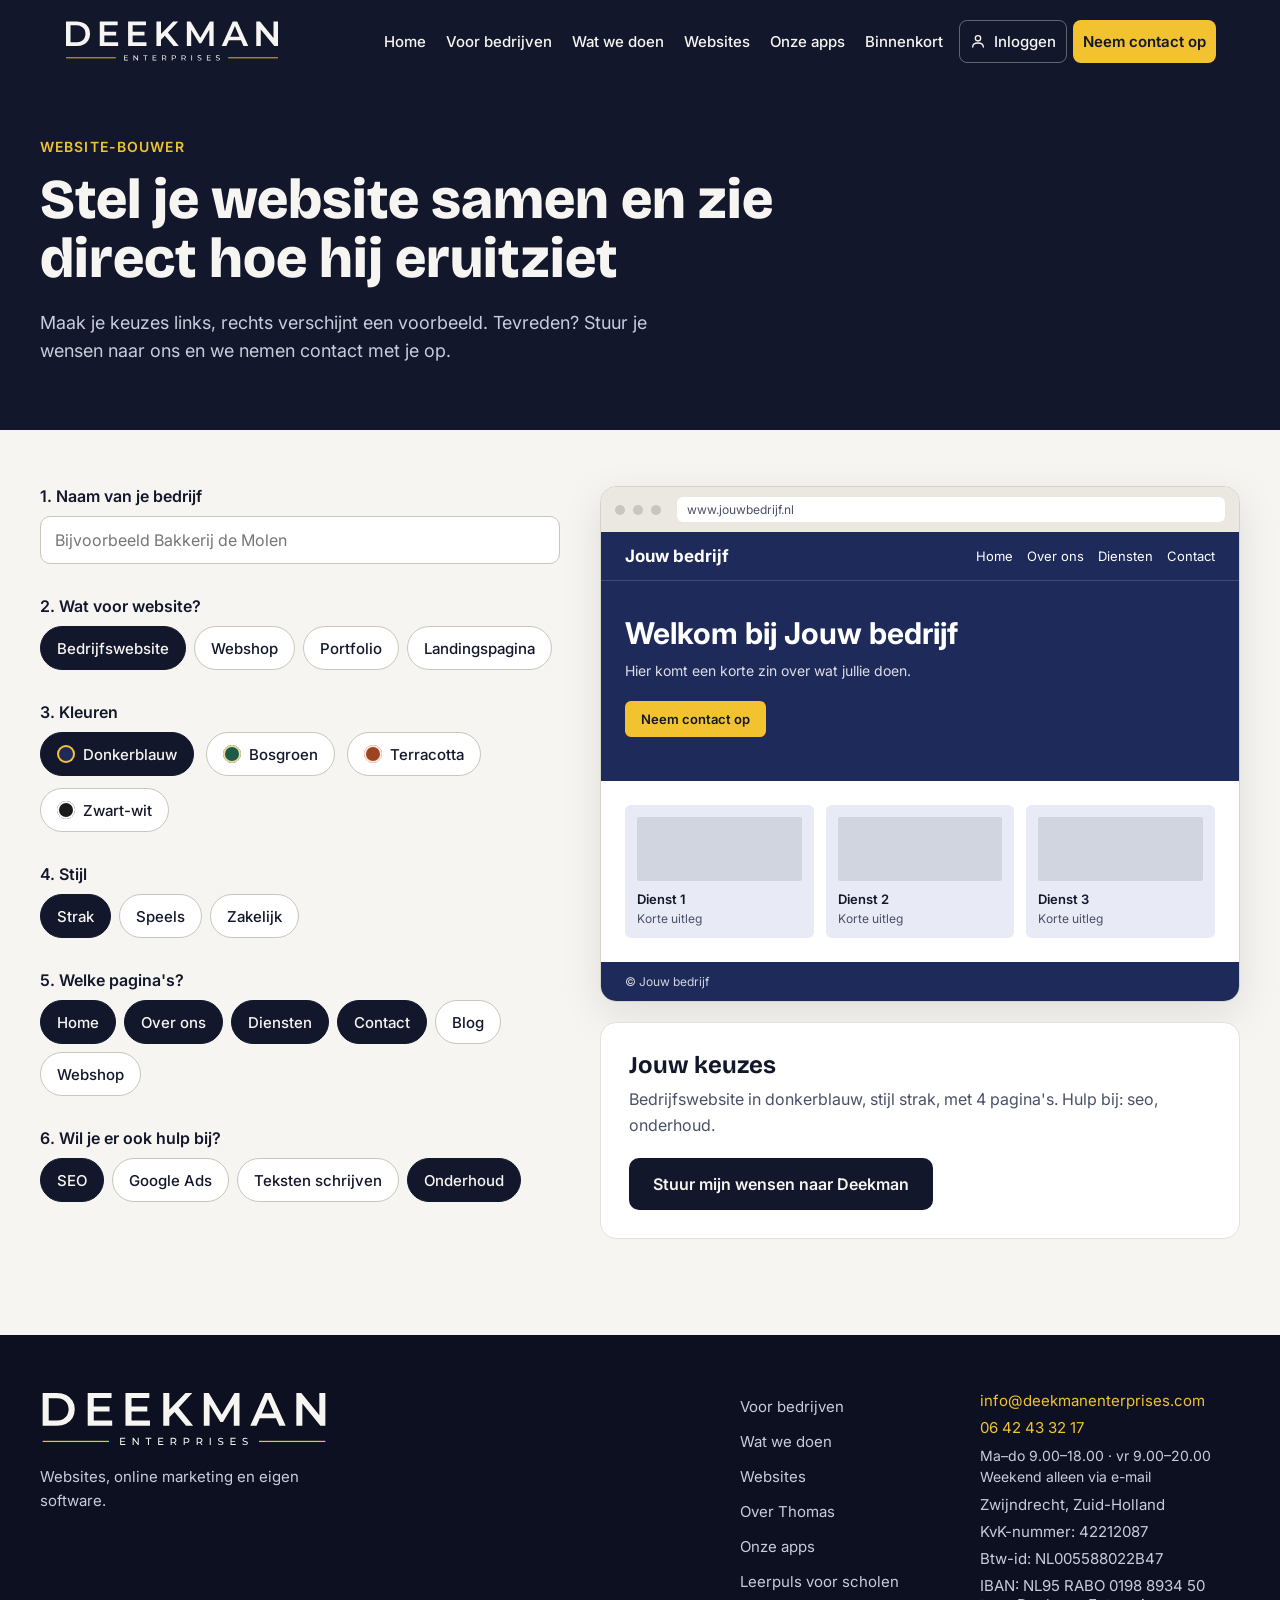
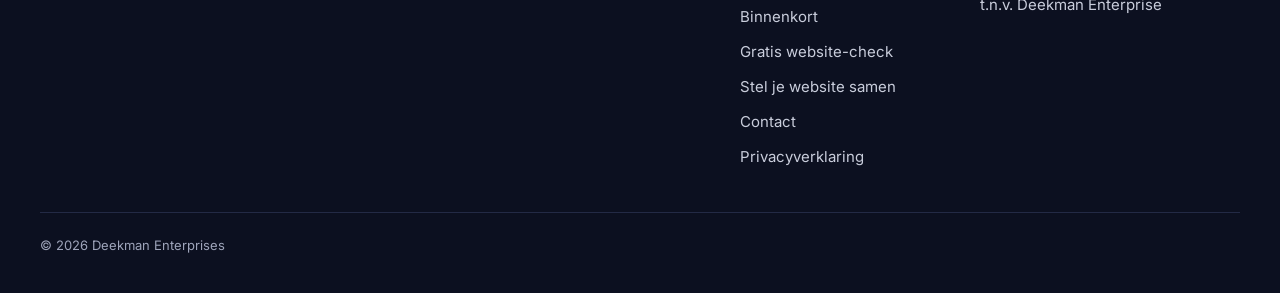
<file: website-bouwer.html>
<!doctype html>
<html lang="nl">
<head>
<meta charset="utf-8">
<meta name="viewport" content="width=device-width, initial-scale=1">
<title>Stel je website samen — Deekman Enterprises</title>
<meta name="description" content="Kies kleuren, stijl en pagina&#x27;s en zie direct een voorbeeld van je nieuwe website. Stuur je wensen vrijblijvend naar Deekman Enterprises.">
<link rel="canonical" href="https://deekmanenterprises.com/website-bouwer.html">
<meta property="og:type" content="website">
<meta property="og:site_name" content="Deekman Enterprises">
<meta property="og:title" content="Stel je website samen — Deekman Enterprises">
<meta property="og:description" content="Kies kleuren, stijl en pagina&#x27;s en zie direct een voorbeeld van je nieuwe website. Stuur je wensen vrijblijvend naar Deekman Enterprises.">
<meta property="og:url" content="https://deekmanenterprises.com/website-bouwer.html">
<meta property="og:locale" content="nl_NL">
<meta name="theme-color" content="#12172B">
<meta property="og:image" content="https://deekmanenterprises.com/og-image.png">
<link rel="icon" href="favicon.svg" type="image/svg+xml">
<link rel="icon" href="favicon-32.png" sizes="32x32" type="image/png">
<link rel="apple-touch-icon" href="apple-touch-icon.png">
<link rel="preconnect" href="https://fonts.googleapis.com">
<link rel="preconnect" href="https://fonts.gstatic.com" crossorigin>
<link href="https://fonts.googleapis.com/css2?family=Bricolage+Grotesque:wght@500;700;800&amp;family=Inter:wght@400;500;600&amp;display=swap" rel="stylesheet">
<link rel="stylesheet" href="style.css">
</head>
<body>
<div style="font-family: Inter, system-ui, sans-serif; color: #12172B; background: #F6F5F1; min-height: 100vh">

<header role="banner" style="background: #12172B; color: #F6F5F1">
<div style="max-width: 1200px; margin: 0 auto; padding: 16px 24px; display: flex; flex-wrap: wrap; align-items: center; justify-content: space-between; gap: 16px">
<a href="./" style="display: flex; align-items: center; min-height: 44px; padding: 4px 0">
<img src="logo-licht.svg" alt="Deekman Enterprises" style="height: 50px; width: auto; display: block">
</a>
<button class="menu-btn" type="button" aria-expanded="false" aria-controls="hoofdmenu">Menu</button>
<nav id="hoofdmenu" aria-label="Hoofdmenu" style="display: flex; flex-wrap: wrap; align-items: center; gap: 4px; font-size: 15px; font-weight: 500">
<a href="./" style="color: #F6F5F1; text-decoration: none; padding: 12px 14px; border-radius: 8px">Home</a>
<a href="voor-bedrijven.html" style="color: #F6F5F1; text-decoration: none; padding: 12px 14px; border-radius: 8px">Voor bedrijven</a>
<a href="diensten.html" style="color: #F6F5F1; text-decoration: none; padding: 12px 14px; border-radius: 8px">Wat we doen</a>
<a href="websites.html" style="color: #F6F5F1; text-decoration: none; padding: 12px 14px; border-radius: 8px">Websites</a>
<a href="apps.html" style="color: #F6F5F1; text-decoration: none; padding: 12px 14px; border-radius: 8px">Onze apps</a>
<a href="binnenkort.html" style="color: #F6F5F1; text-decoration: none; padding: 12px 14px; border-radius: 8px">Binnenkort</a>
<a href="inloggen.html" style="display: inline-flex; align-items: center; gap: 8px; color: #F6F5F1; text-decoration: none; padding: 11px 16px; border-radius: 8px; border: 1px solid rgba(246,245,241,0.35); margin-left: 8px"><svg width="16" height="16" viewBox="0 0 24 24" fill="none" stroke="currentColor" stroke-width="2" stroke-linecap="round" stroke-linejoin="round" aria-hidden="true"><circle cx="12" cy="8" r="4"></circle><path d="M4 21c0-4 4-6 8-6s8 2 8 6"></path></svg>Inloggen</a>
<a href="contact.html" style="color: #12172B; background: #F2C230; text-decoration: none; padding: 12px 18px; border-radius: 8px; font-weight: 600; margin-left: 8px">Neem contact op</a>
</nav>
</div>
</header>
<main id="inhoud">

<section style="background: #12172B; color: #F6F5F1; padding: 56px 24px 64px">
<div style="max-width: 1200px; margin: 0 auto">
<p style="margin: 0 0 16px; font-size: 14px; font-weight: 600; letter-spacing: 0.08em; text-transform: uppercase; color: #F2C230">Website-bouwer</p>
<h1 style="margin: 0; font-family: 'Bricolage Grotesque', sans-serif; font-weight: 800; font-size: clamp(36px, 5vw, 56px); line-height: 1.05; max-width: 820px">Stel je website samen en zie direct hoe hij eruitziet</h1>
<p style="margin: 20px 0 0; font-size: 18px; line-height: 1.6; color: #C9CDDB; max-width: 640px">Maak je keuzes links, rechts verschijnt een voorbeeld. Tevreden? Stuur je wensen naar ons en we nemen contact met je op.</p>
</div>
</section>

<section style="padding: 56px 24px 96px">
<div style="max-width: 1200px; margin: 0 auto; display: flex; flex-wrap: wrap; gap: 40px; align-items: flex-start">

<div style="flex: 1 1 400px; min-width: 0; display: flex; flex-direction: column; gap: 32px">
<div style="display: flex; flex-direction: column; gap: 10px">
<label for="wb-naam" style="font-weight: 600; font-size: 16px">1. Naam van je bedrijf</label>
<input id="wb-naam" type="text" placeholder="Bijvoorbeeld Bakkerij de Molen" style="font: inherit; font-size: 16px; padding: 13px 14px; border-radius: 10px; border: 1px solid #C9C6BB; background: #FFFFFF; min-height: 48px; box-sizing: border-box">
</div>

<fieldset style="border: 0; margin: 0; padding: 0; display: flex; flex-direction: column; gap: 10px">
<legend style="font-weight: 600; font-size: 16px; padding: 0; margin-bottom: 10px">2. Wat voor website?</legend>
<div style="display: flex; flex-wrap: wrap; gap: 8px">
<div data-list="types" style="display: contents"></div>
</div>
</fieldset>

<fieldset style="border: 0; margin: 0; padding: 0; display: flex; flex-direction: column; gap: 10px">
<legend style="font-weight: 600; font-size: 16px; padding: 0; margin-bottom: 10px">3. Kleuren</legend>
<div style="display: flex; flex-wrap: wrap; gap: 12px">
<div data-list="kleuren" style="display: contents"></div>
</div>
</fieldset>

<fieldset style="border: 0; margin: 0; padding: 0; display: flex; flex-direction: column; gap: 10px">
<legend style="font-weight: 600; font-size: 16px; padding: 0; margin-bottom: 10px">4. Stijl</legend>
<div style="display: flex; flex-wrap: wrap; gap: 8px">
<div data-list="stijlen" style="display: contents"></div>
</div>
</fieldset>

<fieldset style="border: 0; margin: 0; padding: 0; display: flex; flex-direction: column; gap: 10px">
<legend style="font-weight: 600; font-size: 16px; padding: 0; margin-bottom: 10px">5. Welke pagina's?</legend>
<div style="display: flex; flex-wrap: wrap; gap: 8px">
<div data-list="paginas" style="display: contents"></div>
</div>
</fieldset>

<fieldset style="border: 0; margin: 0; padding: 0; display: flex; flex-direction: column; gap: 10px">
<legend style="font-weight: 600; font-size: 16px; padding: 0; margin-bottom: 10px">6. Wil je er ook hulp bij?</legend>
<div style="display: flex; flex-wrap: wrap; gap: 8px">
<div data-list="extras" style="display: contents"></div>
</div>
</fieldset>
</div>

<div style="flex: 1 1 520px; min-width: 0; display: flex; flex-direction: column; gap: 20px">
<div style="border-radius: 16px; overflow: hidden; border: 1px solid #D6D3C8; background: #FFFFFF; box-shadow: 0 12px 40px rgba(18,23,43,0.10)">
<div style="background: #EAE8E1; padding: 10px 14px; display: flex; align-items: center; gap: 8px" aria-hidden="true">
<span style="width: 10px; height: 10px; border-radius: 50%; background: #C9C6BB"></span><span style="width: 10px; height: 10px; border-radius: 50%; background: #C9C6BB"></span><span style="width: 10px; height: 10px; border-radius: 50%; background: #C9C6BB"></span>
<span style="flex: 1; margin-left: 8px; background: #FFFFFF; border-radius: 6px; padding: 5px 10px; font-size: 12px; color: #4A5068"><span data-bind="domein"></span></span>
</div>
<div data-style="p.wrap">
<div data-style="p.header">
<span data-style="p.logo"><span data-bind="toonNaam"></span></span>
<div style="display: flex; flex-wrap: wrap; gap: 14px; font-size: 13px">
<div data-list="gekozenPaginas" style="display: contents"></div>
</div>
</div>
<div data-style="p.hero">
<p data-style="p.title"><span data-bind="heroTitel"></span></p>
<p style="margin: 10px 0 0; font-size: 14px; opacity: 0.85; max-width: 340px; line-height: 1.5">Hier komt een korte zin over wat jullie doen.</p>
<span data-style="p.button"><span data-bind="knopTekst"></span></span>
</div>
<div style="padding: 24px; display: grid; grid-template-columns: repeat(3, minmax(0, 1fr)); gap: 12px; background: #FFFFFF">
<div data-list="blokken" style="display: contents"></div>
</div>
<div data-style="p.footer">© <span data-bind="toonNaam"></span></div>
</div>
</div>

<div style="background: #FFFFFF; border: 1px solid #E3E1D9; border-radius: 16px; padding: 28px">
<div data-if="isKiezen" style="display: contents">
<h2 style="margin: 0 0 8px; font-family: 'Bricolage Grotesque', sans-serif; font-weight: 700; font-size: 24px">Jouw keuzes</h2>
<p style="margin: 0 0 20px; color: #4A5068; line-height: 1.6"><span data-bind="samenvatting"></span></p>
<button type="button" data-action="naarVersturen" style="font: inherit; font-weight: 600; font-size: 16px; padding: 15px 24px; min-height: 52px; border: 0; border-radius: 10px; background: #12172B; color: #F6F5F1; cursor: pointer">Stuur mijn wensen naar Deekman</button>
</div>
<div data-if="isVersturen" style="display: none">
<form data-submit="verstuur" style="display: flex; flex-direction: column; gap: 16px">
<div class="hp" aria-hidden="true"><label>Laat dit veld leeg<input type="text" name="website" tabindex="-1" autocomplete="off"></label></div>
<h2 style="margin: 0; font-family: 'Bricolage Grotesque', sans-serif; font-weight: 700; font-size: 24px">Waar kunnen we je bereiken?</h2>
<div style="display: flex; flex-direction: column; gap: 8px">
<label for="wb-contact" style="font-size: 14px; font-weight: 600">Je naam</label>
<input id="wb-contact" type="text" required autocomplete="name" style="font: inherit; font-size: 16px; padding: 13px 14px; border-radius: 10px; border: 1px solid #C9C6BB; min-height: 48px; box-sizing: border-box">
</div>
<div style="display: flex; flex-direction: column; gap: 8px">
<label for="wb-email" style="font-size: 14px; font-weight: 600">E-mailadres</label>
<input id="wb-email" type="email" required autocomplete="email" style="font: inherit; font-size: 16px; padding: 13px 14px; border-radius: 10px; border: 1px solid #C9C6BB; min-height: 48px; box-sizing: border-box">
</div>
<div style="display: flex; flex-direction: column; gap: 8px">
<label for="wb-extra" style="font-size: 14px; font-weight: 600">Nog iets wat we moeten weten? <span style="font-weight: 400; color: #4A5068">(optioneel)</span></label>
<textarea id="wb-extra" rows="3" style="font: inherit; font-size: 16px; padding: 13px 14px; border-radius: 10px; border: 1px solid #C9C6BB; resize: vertical; box-sizing: border-box"></textarea>
</div>
<p style="margin: 0; font-size: 14px; color: #4A5068; line-height: 1.5">We gebruiken je gegevens alleen om contact met je op te nemen over je website. Lees de <a href="privacy.html">privacyverklaring</a>.</p>
<div style="display: flex; flex-wrap: wrap; gap: 12px">
<button type="submit" style="font: inherit; font-weight: 600; font-size: 16px; padding: 15px 24px; min-height: 52px; border: 0; border-radius: 10px; background: #12172B; color: #F6F5F1; cursor: pointer">Verstuur</button>
<button type="button" data-action="terug" style="font: inherit; font-weight: 600; font-size: 16px; padding: 15px 20px; min-height: 52px; border: 1px solid #C9C6BB; border-radius: 10px; background: #FFFFFF; color: #12172B; cursor: pointer">Terug</button>
</div>
</form>
</div>
<div data-if="isKlaar" style="display: none">
<div role="status">
<h2 style="margin: 0 0 8px; font-family: 'Bricolage Grotesque', sans-serif; font-weight: 700; font-size: 24px">Bedankt, je wensen zijn binnen!</h2>
<p style="margin: 0; color: #4A5068; line-height: 1.6">We bekijken je keuzes en nemen contact met je op om ze samen door te nemen.</p>
</div>
</div>
</div>
</div>

</div>
</section>

</main>

<footer style="background: #0C1020; color: #C9CDDB; padding: 56px 24px 40px; font-size: 15px">
<div style="max-width: 1200px; margin: 0 auto; display: flex; flex-wrap: wrap; gap: 40px; justify-content: space-between">
<div style="flex: 1 1 280px; min-width: 0">
<img src="logo-licht.svg" alt="Deekman Enterprises" style="height: 56px; width: auto; display: block; margin: 0 0 18px">
<p style="margin: 0; line-height: 1.6; max-width: 320px">Websites, online marketing en eigen software.</p>
</div>
<nav aria-label="Footer" style="flex: 0 1 200px; display: flex; flex-direction: column; gap: 4px">
<a href="voor-bedrijven.html" style="color: #C9CDDB; text-decoration: none; padding: 6px 0">Voor bedrijven</a>
<a href="diensten.html" style="color: #C9CDDB; text-decoration: none; padding: 6px 0">Wat we doen</a>
<a href="websites.html" style="color: #C9CDDB; text-decoration: none; padding: 6px 0">Websites</a>
<a href="over-thomas.html" style="color: #C9CDDB; text-decoration: none; padding: 6px 0">Over Thomas</a>
<a href="apps.html" style="color: #C9CDDB; text-decoration: none; padding: 6px 0">Onze apps</a>
<a href="leerpuls-scholen.html" style="color: #C9CDDB; text-decoration: none; padding: 6px 0">Leerpuls voor scholen</a>
<a href="binnenkort.html" style="color: #C9CDDB; text-decoration: none; padding: 6px 0">Binnenkort</a>
<a href="website-check.html" style="color: #C9CDDB; text-decoration: none; padding: 6px 0">Gratis website-check</a>
<a href="website-bouwer.html" style="color: #C9CDDB; text-decoration: none; padding: 6px 0">Stel je website samen</a>
<a href="contact.html" style="color: #C9CDDB; text-decoration: none; padding: 6px 0">Contact</a>
<a href="privacy.html" style="color: #C9CDDB; text-decoration: none; padding: 6px 0">Privacyverklaring</a>
</nav>
<div style="flex: 0 1 260px; display: flex; flex-direction: column; gap: 8px">
<a href="mailto:info@deekmanenterprises.com" style="color: #F2C230; text-decoration: none">info@deekmanenterprises.com</a>
<a href="tel:+31642433217" style="color: #F2C230; text-decoration: none">06 42 43 32 17</a>
<span style="font-size: 14px; line-height: 1.5">Ma–do 9.00–18.00 · vr 9.00–20.00<br>Weekend alleen via e-mail</span>
<span>Zwijndrecht, Zuid-Holland</span>
<span>KvK-nummer: 42212087</span>
<span>Btw-id: NL005588022B47</span>
<span>IBAN: NL95 RABO 0198 8934 50 t.n.v. Deekman Enterprise</span>
</div>
</div>
<p style="max-width: 1200px; margin: 40px auto 0; padding-top: 24px; border-top: 1px solid #232A45; font-size: 13px; color: #9EA4BA">© 2026 Deekman Enterprises</p>
</footer>

</div>
<script src="config.js"></script>
<script src="site.js"></script>
<script src="js/animaties.js"></script>
<script src="js/website-bouwer.js"></script>
</body>
</html>
</file>
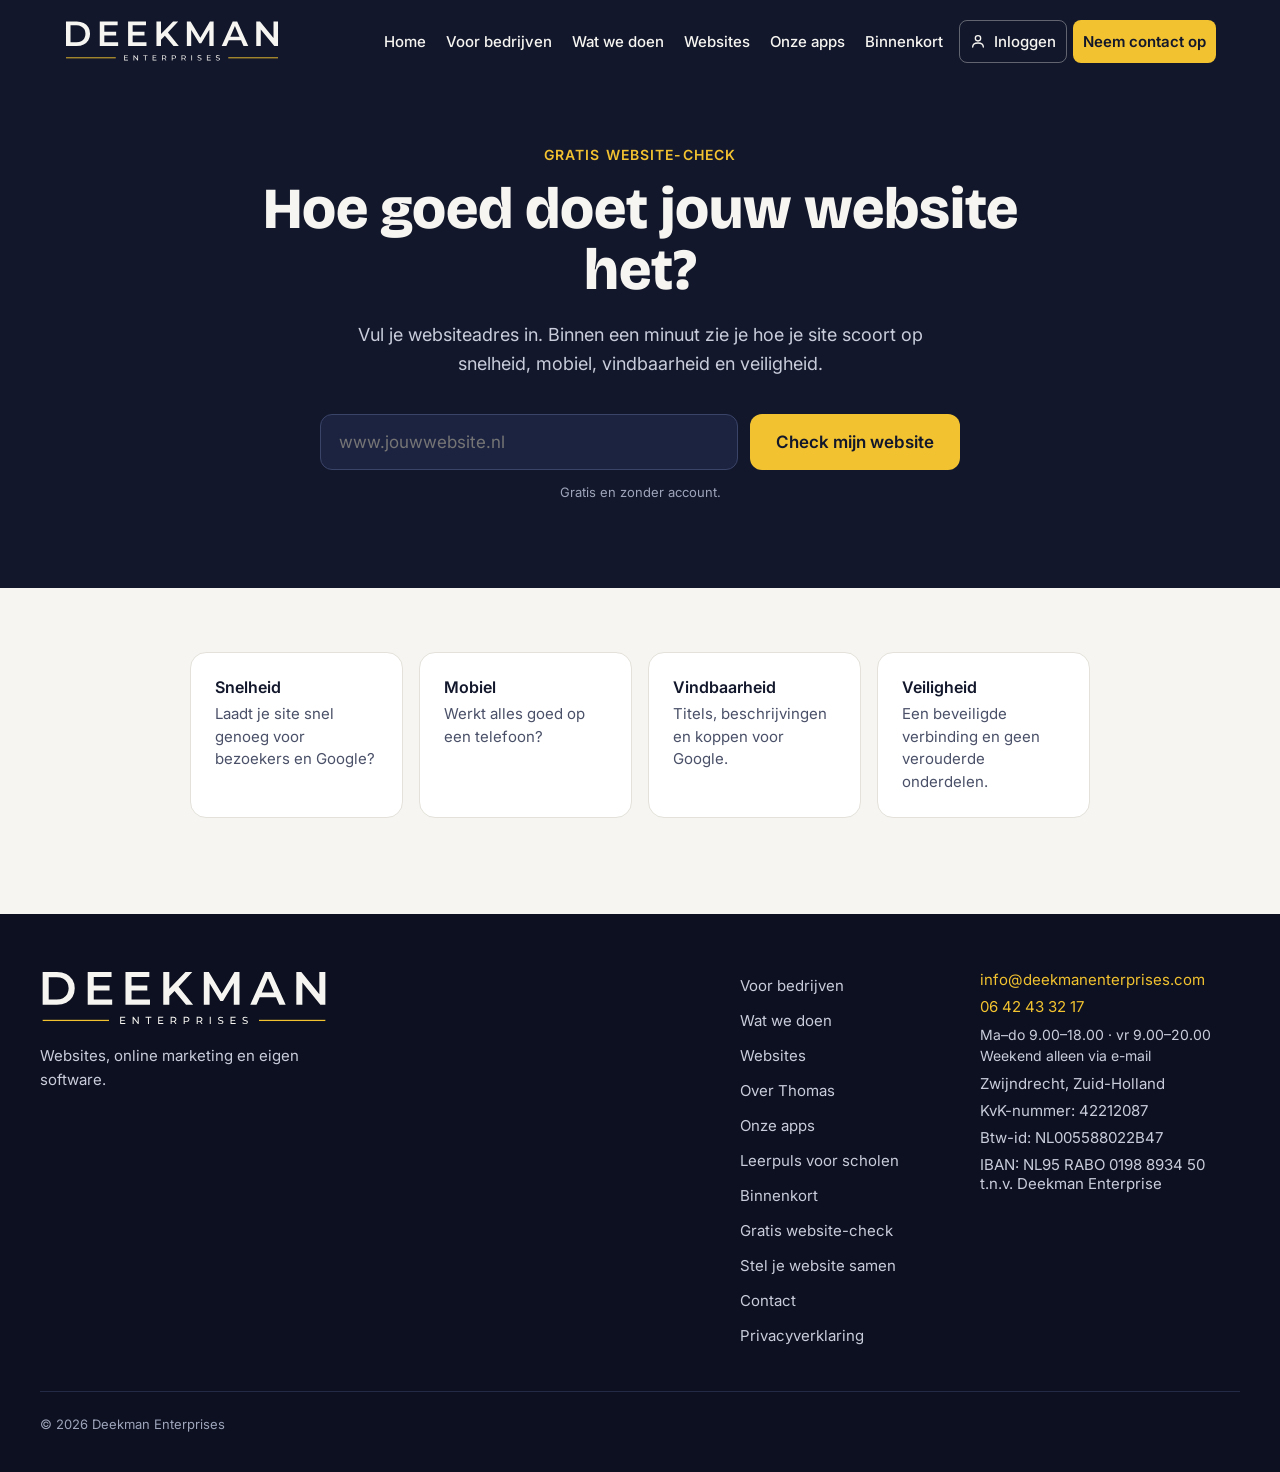
<file: website-check.html>
<!doctype html>
<html lang="nl">
<head>
<meta charset="utf-8">
<meta name="viewport" content="width=device-width, initial-scale=1">
<title>Gratis website-check — Deekman Enterprises</title>
<meta name="description" content="Check gratis hoe je website scoort op snelheid, mobiel, vindbaarheid en veiligheid.">
<link rel="canonical" href="https://deekmanenterprises.com/website-check.html">
<meta property="og:type" content="website">
<meta property="og:site_name" content="Deekman Enterprises">
<meta property="og:title" content="Gratis website-check — Deekman Enterprises">
<meta property="og:description" content="Check gratis hoe je website scoort op snelheid, mobiel, vindbaarheid en veiligheid.">
<meta property="og:url" content="https://deekmanenterprises.com/website-check.html">
<meta property="og:locale" content="nl_NL">
<meta name="theme-color" content="#12172B">
<meta property="og:image" content="https://deekmanenterprises.com/og-image.png">
<link rel="icon" href="favicon.svg" type="image/svg+xml">
<link rel="icon" href="favicon-32.png" sizes="32x32" type="image/png">
<link rel="apple-touch-icon" href="apple-touch-icon.png">
<link rel="preconnect" href="https://fonts.googleapis.com">
<link rel="preconnect" href="https://fonts.gstatic.com" crossorigin>
<link href="https://fonts.googleapis.com/css2?family=Bricolage+Grotesque:wght@500;700;800&amp;family=Inter:wght@400;500;600&amp;display=swap" rel="stylesheet">
<link rel="stylesheet" href="style.css">
</head>
<body>
<div style="font-family: Inter, system-ui, sans-serif; color: #12172B; background: #F6F5F1; min-height: 100vh">

<header role="banner" style="background: #12172B; color: #F6F5F1">
<div style="max-width: 1200px; margin: 0 auto; padding: 16px 24px; display: flex; flex-wrap: wrap; align-items: center; justify-content: space-between; gap: 16px">
<a href="./" style="display: flex; align-items: center; min-height: 44px; padding: 4px 0">
<img src="logo-licht.svg" alt="Deekman Enterprises" style="height: 50px; width: auto; display: block">
</a>
<button class="menu-btn" type="button" aria-expanded="false" aria-controls="hoofdmenu">Menu</button>
<nav id="hoofdmenu" aria-label="Hoofdmenu" style="display: flex; flex-wrap: wrap; align-items: center; gap: 4px; font-size: 15px; font-weight: 500">
<a href="./" style="color: #F6F5F1; text-decoration: none; padding: 12px 14px; border-radius: 8px">Home</a>
<a href="voor-bedrijven.html" style="color: #F6F5F1; text-decoration: none; padding: 12px 14px; border-radius: 8px">Voor bedrijven</a>
<a href="diensten.html" style="color: #F6F5F1; text-decoration: none; padding: 12px 14px; border-radius: 8px">Wat we doen</a>
<a href="websites.html" style="color: #F6F5F1; text-decoration: none; padding: 12px 14px; border-radius: 8px">Websites</a>
<a href="apps.html" style="color: #F6F5F1; text-decoration: none; padding: 12px 14px; border-radius: 8px">Onze apps</a>
<a href="binnenkort.html" style="color: #F6F5F1; text-decoration: none; padding: 12px 14px; border-radius: 8px">Binnenkort</a>
<a href="inloggen.html" style="display: inline-flex; align-items: center; gap: 8px; color: #F6F5F1; text-decoration: none; padding: 11px 16px; border-radius: 8px; border: 1px solid rgba(246,245,241,0.35); margin-left: 8px"><svg width="16" height="16" viewBox="0 0 24 24" fill="none" stroke="currentColor" stroke-width="2" stroke-linecap="round" stroke-linejoin="round" aria-hidden="true"><circle cx="12" cy="8" r="4"></circle><path d="M4 21c0-4 4-6 8-6s8 2 8 6"></path></svg>Inloggen</a>
<a href="contact.html" style="color: #12172B; background: #F2C230; text-decoration: none; padding: 12px 18px; border-radius: 8px; font-weight: 600; margin-left: 8px">Neem contact op</a>
</nav>
</div>
</header>
<main id="inhoud">

<section style="background: #12172B; color: #F6F5F1; padding: 64px 24px 88px">
<div style="max-width: 860px; margin: 0 auto; text-align: center">
<p style="margin: 0 0 16px; font-size: 14px; font-weight: 600; letter-spacing: 0.08em; text-transform: uppercase; color: #F2C230">Gratis website-check</p>
<h1 style="margin: 0; font-family: 'Bricolage Grotesque', sans-serif; font-weight: 800; font-size: clamp(36px, 5vw, 58px); line-height: 1.05">Hoe goed doet jouw website het?</h1>
<p style="margin: 20px auto 0; font-size: 18px; line-height: 1.6; color: #C9CDDB; max-width: 600px">Vul je websiteadres in. Binnen een minuut zie je hoe je site scoort op snelheid, mobiel, vindbaarheid en veiligheid.</p>
<form data-submit="check" style="margin: 36px auto 0; max-width: 640px; display: flex; flex-wrap: wrap; gap: 12px; text-align: left">
<div class="hp" aria-hidden="true"><label>Laat dit veld leeg<input type="text" name="website" tabindex="-1" autocomplete="off"></label></div>
<label for="wc-url" style="position: absolute; width: 1px; height: 1px; overflow: hidden; clip: rect(0 0 0 0)">Websiteadres</label>
<input id="wc-url" type="text" required placeholder="www.jouwwebsite.nl" style="flex: 1 1 320px; min-width: 0; font: inherit; font-size: 17px; padding: 16px 18px; border-radius: 12px; border: 1px solid #3A4468; background: #1C2340; color: #F6F5F1; min-height: 56px; box-sizing: border-box">
<button type="submit" style="flex: 0 0 auto; font: inherit; font-weight: 600; font-size: 17px; padding: 16px 26px; min-height: 56px; border: 0; border-radius: 12px; background: #F2C230; color: #12172B; cursor: pointer">Check mijn website</button>
</form>
<p style="margin: 14px 0 0; font-size: 13px; color: #9EA4BA">Gratis en zonder account.</p>
<p class="teller-blok" style="margin: 28px 0 0; font-size: 17px; color: #C9CDDB">Al <strong data-teller="checks" style="color: #F2C230; font-family: 'Bricolage Grotesque', sans-serif; font-weight: 800; font-size: 26px">[aantal]</strong> websites gecheckt</p>
</div>
</section>

<section style="padding: 64px 24px 96px">
<div style="max-width: 900px; margin: 0 auto">

<div data-if="isStart" style="display: contents">
<div style="display: grid; grid-template-columns: repeat(auto-fit, minmax(190px, 1fr)); gap: 16px">
<div style="background: #FFFFFF; border: 1px solid #E3E1D9; border-radius: 16px; padding: 24px"><p style="margin: 0 0 6px; font-weight: 600">Snelheid</p><p style="margin: 0; color: #4A5068; font-size: 15px; line-height: 1.5">Laadt je site snel genoeg voor bezoekers en Google?</p></div>
<div style="background: #FFFFFF; border: 1px solid #E3E1D9; border-radius: 16px; padding: 24px"><p style="margin: 0 0 6px; font-weight: 600">Mobiel</p><p style="margin: 0; color: #4A5068; font-size: 15px; line-height: 1.5">Werkt alles goed op een telefoon?</p></div>
<div style="background: #FFFFFF; border: 1px solid #E3E1D9; border-radius: 16px; padding: 24px"><p style="margin: 0 0 6px; font-weight: 600">Vindbaarheid</p><p style="margin: 0; color: #4A5068; font-size: 15px; line-height: 1.5">Titels, beschrijvingen en koppen voor Google.</p></div>
<div style="background: #FFFFFF; border: 1px solid #E3E1D9; border-radius: 16px; padding: 24px"><p style="margin: 0 0 6px; font-weight: 600">Veiligheid</p><p style="margin: 0; color: #4A5068; font-size: 15px; line-height: 1.5">Een beveiligde verbinding en geen verouderde onderdelen.</p></div>
</div>
</div>

<div data-if="isBezig" style="display: none">
<div role="status" style="background: #FFFFFF; border: 1px solid #E3E1D9; border-radius: 20px; padding: 48px; text-align: center">
<p style="margin: 0 0 8px; font-family: 'Bricolage Grotesque', sans-serif; font-weight: 700; font-size: 26px">We bekijken <span data-bind="domein"></span>…</p>
<p style="margin: 0; color: #4A5068">Snelheid, mobiel, vindbaarheid en veiligheid worden gecontroleerd. Dit duurt meestal 20 tot 40 seconden.</p>
</div>
</div>

<div data-if="isFout" style="display: none">
<div role="alert" style="background: #FBE2DC; border: 1px solid #F0B7A8; border-radius: 16px; padding: 28px; color: #8A2A12; font-size: 17px; line-height: 1.5"><span data-bind="foutTekst"></span></div>
</div>

<div data-if="isKlaar" style="display: none">
<div style="display: flex; flex-direction: column; gap: 20px">
<div style="background: #12172B; color: #F6F5F1; border-radius: 20px; padding: 36px; display: flex; flex-wrap: wrap; gap: 28px; align-items: center">
<div style="width: 120px; height: 120px; border-radius: 50%; border: 10px solid #F2C230; display: flex; align-items: center; justify-content: center; font-family: 'Bricolage Grotesque', sans-serif; font-weight: 800; font-size: 28px; box-sizing: border-box"><span data-bind="score"></span></div>
<div style="flex: 1 1 300px; min-width: 0">
<p style="margin: 0 0 6px; font-size: 14px; color: #9EA4BA">Resultaat voor</p>
<p style="margin: 0 0 10px; font-family: 'Bricolage Grotesque', sans-serif; font-weight: 700; font-size: 28px; word-break: break-all"><span data-bind="domein"></span></p>
<p style="margin: 0; color: #C9CDDB; line-height: 1.6"><span data-bind="samenvatting"></span></p>
<p data-bind="categorieen" style="margin: 10px 0 0; font-size: 14px; color: #9EA4BA; line-height: 1.5"></p>
</div>
</div>
<ul style="list-style: none; margin: 0; padding: 0; display: flex; flex-direction: column; gap: 12px">
<div data-list="punten" style="display: contents"></div>
</ul>
<div style="background: #F2C230; border-radius: 20px; padding: 36px; display: flex; flex-wrap: wrap; gap: 24px; align-items: center; justify-content: space-between">
<div style="max-width: 520px">
<h2 style="margin: 0 0 8px; font-family: 'Bricolage Grotesque', sans-serif; font-weight: 700; font-size: 28px">Zullen we je helpen?</h2>
<p style="margin: 0; color: #3E3410; line-height: 1.6">We lopen de resultaten vrijblijvend met je door en vertellen wat je het eerst kunt aanpakken.</p>
</div>
<div style="display: flex; flex-wrap: wrap; gap: 12px">
<a href="contact.html" style="background: #12172B; color: #F6F5F1; text-decoration: none; font-weight: 600; padding: 15px 24px; border-radius: 10px">Bespreek de resultaten</a>
<button type="button" data-action="opnieuw" style="font: inherit; font-weight: 600; font-size: 16px; padding: 14px 20px; min-height: 52px; border: 1px solid #12172B; border-radius: 10px; background: transparent; color: #12172B; cursor: pointer">Andere site checken</button>
</div>
</div>
</div>
</div>

</div>
</section>

</main>

<footer style="background: #0C1020; color: #C9CDDB; padding: 56px 24px 40px; font-size: 15px">
<div style="max-width: 1200px; margin: 0 auto; display: flex; flex-wrap: wrap; gap: 40px; justify-content: space-between">
<div style="flex: 1 1 280px; min-width: 0">
<img src="logo-licht.svg" alt="Deekman Enterprises" style="height: 56px; width: auto; display: block; margin: 0 0 18px">
<p style="margin: 0; line-height: 1.6; max-width: 320px">Websites, online marketing en eigen software.</p>
</div>
<nav aria-label="Footer" style="flex: 0 1 200px; display: flex; flex-direction: column; gap: 4px">
<a href="voor-bedrijven.html" style="color: #C9CDDB; text-decoration: none; padding: 6px 0">Voor bedrijven</a>
<a href="diensten.html" style="color: #C9CDDB; text-decoration: none; padding: 6px 0">Wat we doen</a>
<a href="websites.html" style="color: #C9CDDB; text-decoration: none; padding: 6px 0">Websites</a>
<a href="over-thomas.html" style="color: #C9CDDB; text-decoration: none; padding: 6px 0">Over Thomas</a>
<a href="apps.html" style="color: #C9CDDB; text-decoration: none; padding: 6px 0">Onze apps</a>
<a href="leerpuls-scholen.html" style="color: #C9CDDB; text-decoration: none; padding: 6px 0">Leerpuls voor scholen</a>
<a href="binnenkort.html" style="color: #C9CDDB; text-decoration: none; padding: 6px 0">Binnenkort</a>
<a href="website-check.html" style="color: #C9CDDB; text-decoration: none; padding: 6px 0">Gratis website-check</a>
<a href="website-bouwer.html" style="color: #C9CDDB; text-decoration: none; padding: 6px 0">Stel je website samen</a>
<a href="contact.html" style="color: #C9CDDB; text-decoration: none; padding: 6px 0">Contact</a>
<a href="privacy.html" style="color: #C9CDDB; text-decoration: none; padding: 6px 0">Privacyverklaring</a>
</nav>
<div style="flex: 0 1 260px; display: flex; flex-direction: column; gap: 8px">
<a href="mailto:info@deekmanenterprises.com" style="color: #F2C230; text-decoration: none">info@deekmanenterprises.com</a>
<a href="tel:+31642433217" style="color: #F2C230; text-decoration: none">06 42 43 32 17</a>
<span style="font-size: 14px; line-height: 1.5">Ma–do 9.00–18.00 · vr 9.00–20.00<br>Weekend alleen via e-mail</span>
<span>Zwijndrecht, Zuid-Holland</span>
<span>KvK-nummer: 42212087</span>
<span>Btw-id: NL005588022B47</span>
<span>IBAN: NL95 RABO 0198 8934 50 t.n.v. Deekman Enterprise</span>
</div>
</div>
<p style="max-width: 1200px; margin: 40px auto 0; padding-top: 24px; border-top: 1px solid #232A45; font-size: 13px; color: #9EA4BA">© 2026 Deekman Enterprises</p>
</footer>

</div>
<script src="config.js"></script>
<script src="site.js"></script>
<script src="js/animaties.js"></script>
<script src="js/website-check.js"></script>
</body>
</html>
</file>
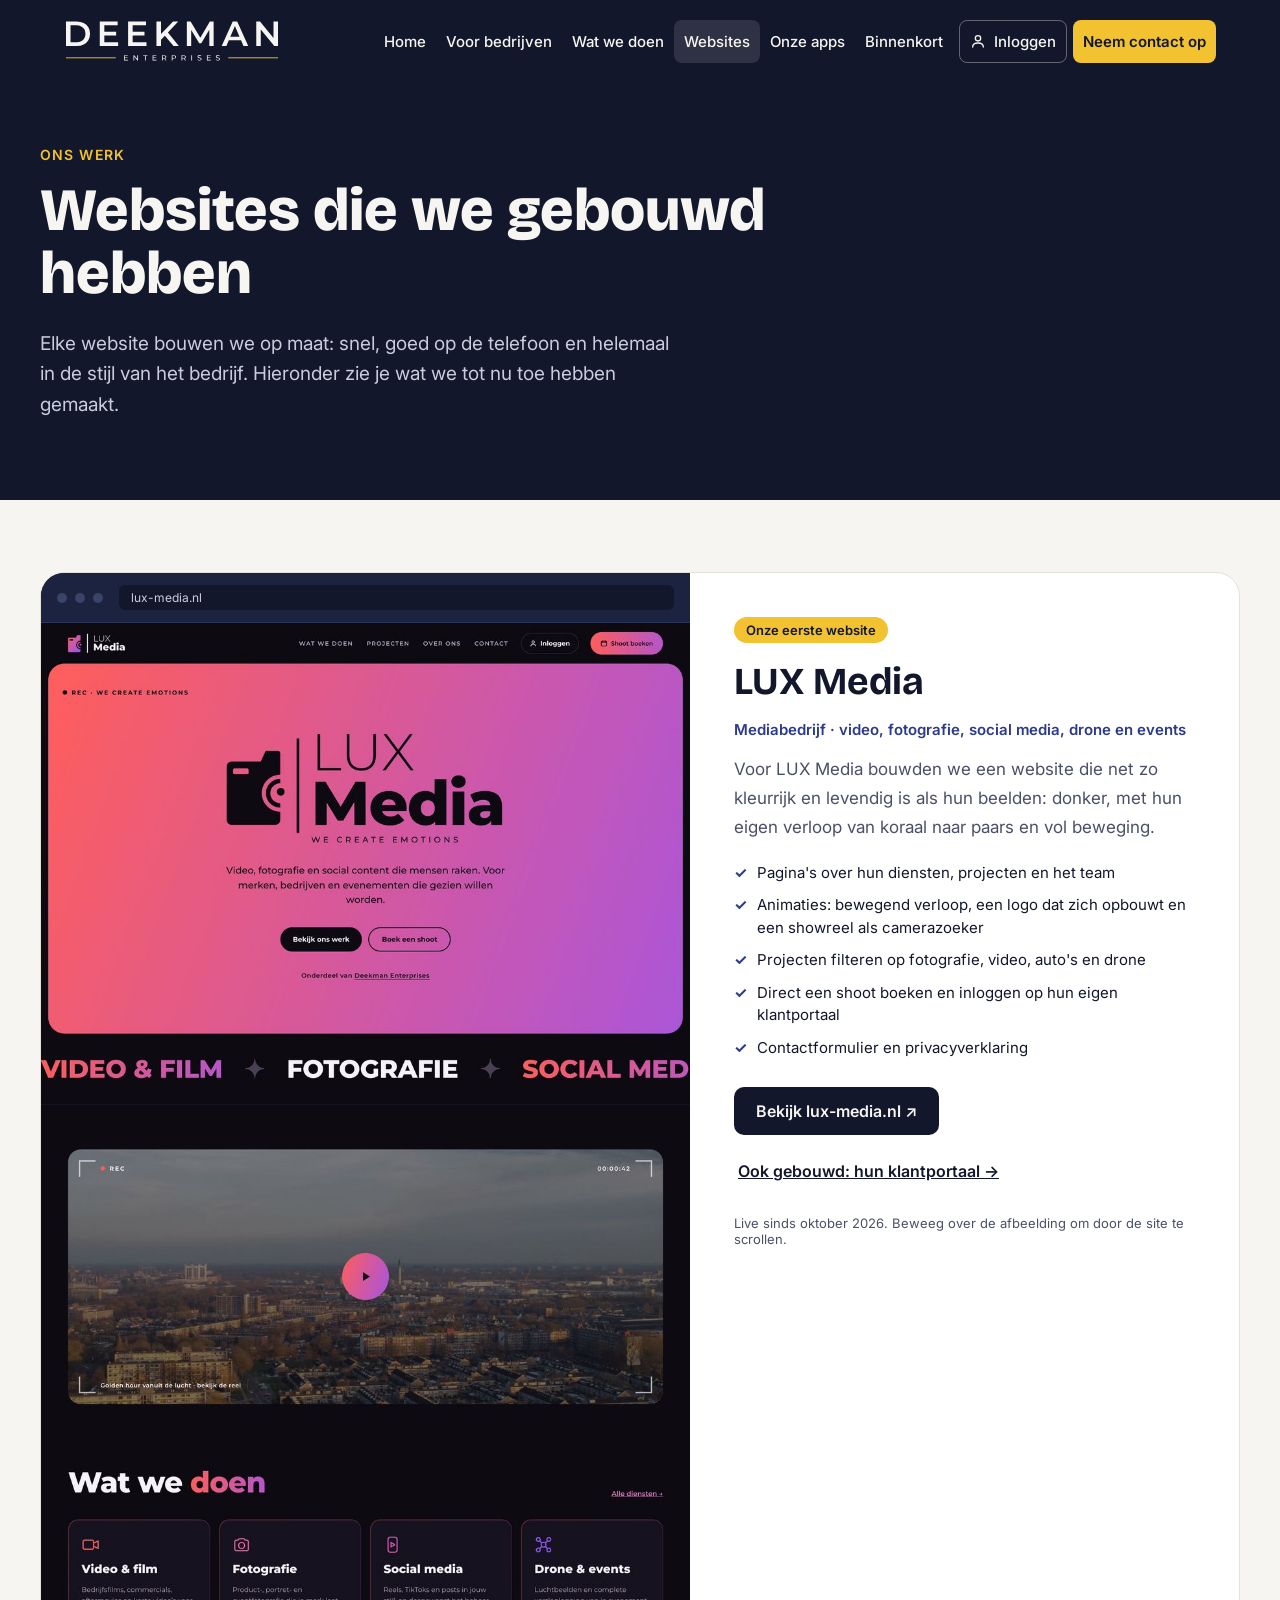
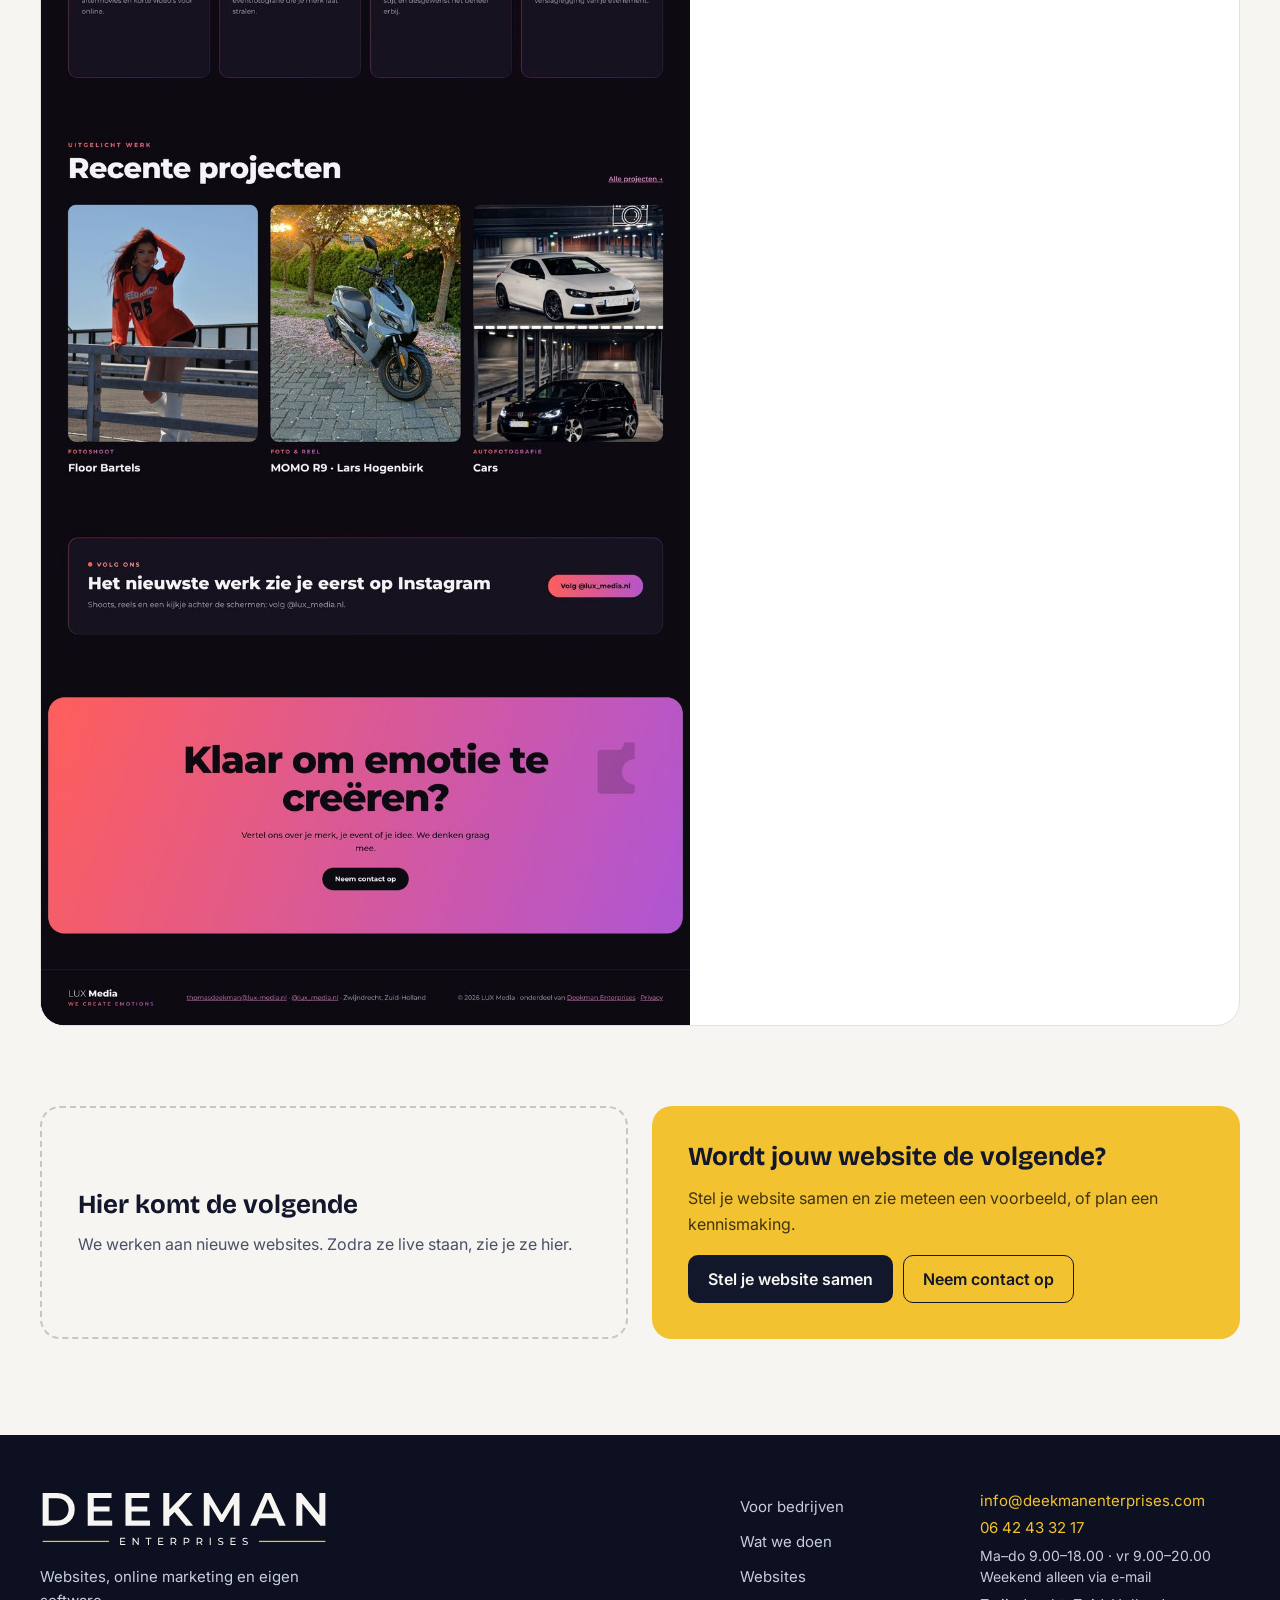
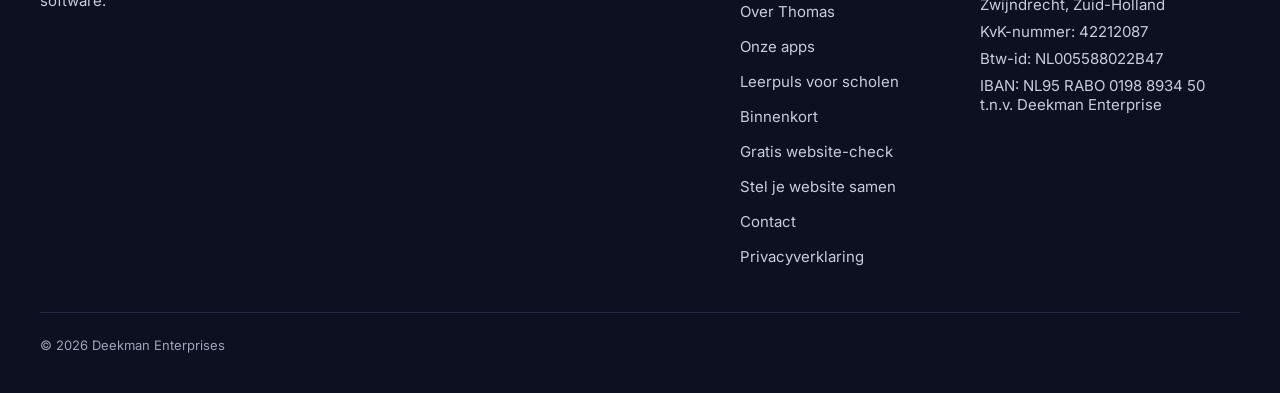
<file: websites.html>
<!doctype html>
<html lang="nl">
<head>
<meta charset="utf-8">
<meta name="viewport" content="width=device-width, initial-scale=1">
<title>Websites die we gebouwd hebben — Deekman Enterprises</title>
<meta name="description" content="Bekijk de websites die Deekman Enterprises heeft gebouwd, zoals lux-media.nl voor het mediabedrijf LUX Media.">
<link rel="canonical" href="https://deekmanenterprises.com/websites.html">
<meta property="og:type" content="website">
<meta property="og:site_name" content="Deekman Enterprises">
<meta property="og:title" content="Websites die we gebouwd hebben — Deekman Enterprises">
<meta property="og:description" content="Bekijk de websites die Deekman Enterprises heeft gebouwd, zoals lux-media.nl voor het mediabedrijf LUX Media.">
<meta property="og:url" content="https://deekmanenterprises.com/websites.html">
<meta property="og:locale" content="nl_NL">
<meta name="theme-color" content="#12172B">
<meta property="og:image" content="https://deekmanenterprises.com/og-image.png">
<link rel="icon" href="favicon.svg" type="image/svg+xml">
<link rel="icon" href="favicon-32.png" sizes="32x32" type="image/png">
<link rel="apple-touch-icon" href="apple-touch-icon.png">
<link rel="preconnect" href="https://fonts.googleapis.com">
<link rel="preconnect" href="https://fonts.gstatic.com" crossorigin>
<link href="https://fonts.googleapis.com/css2?family=Bricolage+Grotesque:wght@500;700;800&amp;family=Inter:wght@400;500;600&amp;display=swap" rel="stylesheet">
<link rel="stylesheet" href="style.css">
</head>
<body>
<div style="font-family: Inter, system-ui, sans-serif; color: #12172B; background: #F6F5F1; min-height: 100vh">

<header role="banner" style="background: #12172B; color: #F6F5F1">
<div style="max-width: 1200px; margin: 0 auto; padding: 16px 24px; display: flex; flex-wrap: wrap; align-items: center; justify-content: space-between; gap: 16px">
<a href="./" style="display: flex; align-items: center; min-height: 44px; padding: 4px 0">
<img src="logo-licht.svg" alt="Deekman Enterprises" style="height: 50px; width: auto; display: block">
</a>
<button class="menu-btn" type="button" aria-expanded="false" aria-controls="hoofdmenu">Menu</button>
<nav id="hoofdmenu" aria-label="Hoofdmenu" style="display: flex; flex-wrap: wrap; align-items: center; gap: 4px; font-size: 15px; font-weight: 500">
<a href="./" style="color: #F6F5F1; text-decoration: none; padding: 12px 14px; border-radius: 8px">Home</a>
<a href="voor-bedrijven.html" style="color: #F6F5F1; text-decoration: none; padding: 12px 14px; border-radius: 8px">Voor bedrijven</a>
<a href="diensten.html" style="color: #F6F5F1; text-decoration: none; padding: 12px 14px; border-radius: 8px">Wat we doen</a>
<a href="websites.html" aria-current="page" style="color: #F6F5F1; text-decoration: none; padding: 12px 14px; border-radius: 8px; background: rgba(246,245,241,0.12)">Websites</a>
<a href="apps.html" style="color: #F6F5F1; text-decoration: none; padding: 12px 14px; border-radius: 8px">Onze apps</a>
<a href="binnenkort.html" style="color: #F6F5F1; text-decoration: none; padding: 12px 14px; border-radius: 8px">Binnenkort</a>
<a href="inloggen.html" style="display: inline-flex; align-items: center; gap: 8px; color: #F6F5F1; text-decoration: none; padding: 11px 16px; border-radius: 8px; border: 1px solid rgba(246,245,241,0.35); margin-left: 8px"><svg width="16" height="16" viewBox="0 0 24 24" fill="none" stroke="currentColor" stroke-width="2" stroke-linecap="round" stroke-linejoin="round" aria-hidden="true"><circle cx="12" cy="8" r="4"></circle><path d="M4 21c0-4 4-6 8-6s8 2 8 6"></path></svg>Inloggen</a>
<a href="contact.html" style="color: #12172B; background: #F2C230; text-decoration: none; padding: 12px 18px; border-radius: 8px; font-weight: 600; margin-left: 8px">Neem contact op</a>
</nav>
</div>
</header>
<main id="inhoud">

<section style="background: #12172B; color: #F6F5F1; padding: 64px 24px 80px">
<div style="max-width: 1200px; margin: 0 auto">
<p style="margin: 0 0 16px; font-size: 14px; font-weight: 600; letter-spacing: 0.08em; text-transform: uppercase; color: #F2C230">Ons werk</p>
<h1 style="margin: 0; font-family: 'Bricolage Grotesque', sans-serif; font-weight: 800; font-size: clamp(38px, 5vw, 60px); line-height: 1.05; max-width: 820px">Websites die we gebouwd hebben</h1>
<p style="margin: 24px 0 0; font-size: 19px; line-height: 1.6; color: #C9CDDB; max-width: 640px">Elke website bouwen we op maat: snel, goed op de telefoon en helemaal in de stijl van het bedrijf. Hieronder zie je wat we tot nu toe hebben gemaakt.</p>
</div>
</section>

<section style="padding: 72px 24px 40px">
<div style="max-width: 1200px; margin: 0 auto">
<article style="background: #FFFFFF; border: 1px solid #E3E1D9; border-radius: 24px; overflow: hidden; display: flex; flex-wrap: wrap">
<a href="https://lux-media.nl/" class="site-voorbeeld" aria-label="Bekijk lux-media.nl" style="flex: 1 1 520px; min-width: 0; display: flex; flex-direction: column; background: #12172B; text-decoration: none">
<div aria-hidden="true" style="display: flex; align-items: center; gap: 8px; padding: 12px 16px; background: #1C2340; border-bottom: 1px solid #2C3558">
<span style="width: 10px; height: 10px; border-radius: 50%; background: #3A4468"></span><span style="width: 10px; height: 10px; border-radius: 50%; background: #3A4468"></span><span style="width: 10px; height: 10px; border-radius: 50%; background: #3A4468"></span>
<span style="flex: 1; margin-left: 8px; background: #12172B; border-radius: 6px; padding: 5px 12px; font-size: 12px; color: #C9CDDB">lux-media.nl</span>
</div>
<div class="site-scroll" style="flex: 1; min-height: 420px; overflow: hidden; background: #0D0A12">
<img src="lux-media-site.jpg" alt="Schermafbeelding van de website lux-media.nl" style="width: 100%; height: 100%; object-fit: cover; object-position: top; display: block">
</div>
</a>
<div style="flex: 1 1 420px; min-width: 0; padding: 44px; display: flex; flex-direction: column; gap: 16px">
<span style="align-self: flex-start; font-size: 13px; font-weight: 600; color: #12172B; background: #F2C230; padding: 5px 12px; border-radius: 99px">Onze eerste website</span>
<h2 style="margin: 0; font-family: 'Bricolage Grotesque', sans-serif; font-weight: 700; font-size: 38px">LUX Media</h2>
<p style="margin: 0; font-size: 15px; font-weight: 600; color: #2B3A8C">Mediabedrijf · video, fotografie, social media, drone en events</p>
<p style="margin: 0; color: #4A5068; line-height: 1.7; font-size: 17px">Voor LUX Media bouwden we een website die net zo kleurrijk en levendig is als hun beelden: donker, met hun eigen verloop van koraal naar paars en vol beweging.</p>
<ul style="margin: 4px 0 0; padding: 0; list-style: none; display: flex; flex-direction: column; gap: 10px; font-size: 15px; line-height: 1.5">
<li style="display: flex; gap: 10px"><span style="color: #2B3A8C; font-weight: 700" aria-hidden="true">✓</span>Pagina's over hun diensten, projecten en het team</li>
<li style="display: flex; gap: 10px"><span style="color: #2B3A8C; font-weight: 700" aria-hidden="true">✓</span>Animaties: bewegend verloop, een logo dat zich opbouwt en een showreel als camerazoeker</li>
<li style="display: flex; gap: 10px"><span style="color: #2B3A8C; font-weight: 700" aria-hidden="true">✓</span>Projecten filteren op fotografie, video, auto's en drone</li>
<li style="display: flex; gap: 10px"><span style="color: #2B3A8C; font-weight: 700" aria-hidden="true">✓</span>Direct een shoot boeken en inloggen op hun eigen klantportaal</li>
<li style="display: flex; gap: 10px"><span style="color: #2B3A8C; font-weight: 700" aria-hidden="true">✓</span>Contactformulier en privacyverklaring</li>
</ul>
<div style="display: flex; flex-wrap: wrap; gap: 12px; margin-top: 12px">
<a href="https://lux-media.nl/" style="background: #12172B; color: #F6F5F1; text-decoration: none; font-weight: 600; padding: 14px 22px; border-radius: 10px">Bekijk lux-media.nl ↗</a>
<a href="apps.html" style="color: #12172B; font-weight: 600; padding: 14px 4px">Ook gebouwd: hun klantportaal →</a>
</div>
<p style="margin: 4px 0 0; font-size: 13px; color: #4A5068">Live sinds oktober 2026. Beweeg over de afbeelding om door de site te scrollen.</p>
</div>
</article>
</div>
</section>

<section style="padding: 40px 24px 96px">
<div style="max-width: 1200px; margin: 0 auto; display: grid; grid-template-columns: repeat(auto-fit, minmax(300px, 1fr)); gap: 24px">
<div style="border: 2px dashed #C9C6BB; border-radius: 20px; padding: 36px; display: flex; flex-direction: column; gap: 12px; justify-content: center">
<h3 style="margin: 0; font-family: 'Bricolage Grotesque', sans-serif; font-weight: 700; font-size: 26px">Hier komt de volgende</h3>
<p style="margin: 0; color: #4A5068; line-height: 1.6">We werken aan nieuwe websites. Zodra ze live staan, zie je ze hier.</p>
</div>
<div style="background: #F2C230; border-radius: 20px; padding: 36px; display: flex; flex-direction: column; gap: 14px">
<h3 style="margin: 0; font-family: 'Bricolage Grotesque', sans-serif; font-weight: 700; font-size: 26px; line-height: 1.15">Wordt jouw website de volgende?</h3>
<p style="margin: 0; font-size: 16px; line-height: 1.6; color: #3E3410">Stel je website samen en zie meteen een voorbeeld, of plan een kennismaking.</p>
<div style="display: flex; flex-wrap: wrap; gap: 10px; margin-top: 4px">
<a href="website-bouwer.html" style="background: #12172B; color: #F6F5F1; text-decoration: none; font-weight: 600; padding: 14px 20px; border-radius: 10px">Stel je website samen</a>
<a href="contact.html" style="color: #12172B; text-decoration: none; font-weight: 600; padding: 13px 19px; border-radius: 10px; border: 1px solid #12172B">Neem contact op</a>
</div>
</div>
</div>
</section>

</main>

<footer style="background: #0C1020; color: #C9CDDB; padding: 56px 24px 40px; font-size: 15px">
<div style="max-width: 1200px; margin: 0 auto; display: flex; flex-wrap: wrap; gap: 40px; justify-content: space-between">
<div style="flex: 1 1 280px; min-width: 0">
<img src="logo-licht.svg" alt="Deekman Enterprises" style="height: 56px; width: auto; display: block; margin: 0 0 18px">
<p style="margin: 0; line-height: 1.6; max-width: 320px">Websites, online marketing en eigen software.</p>
</div>
<nav aria-label="Footer" style="flex: 0 1 200px; display: flex; flex-direction: column; gap: 4px">
<a href="voor-bedrijven.html" style="color: #C9CDDB; text-decoration: none; padding: 6px 0">Voor bedrijven</a>
<a href="diensten.html" style="color: #C9CDDB; text-decoration: none; padding: 6px 0">Wat we doen</a>
<a href="websites.html" style="color: #C9CDDB; text-decoration: none; padding: 6px 0">Websites</a>
<a href="over-thomas.html" style="color: #C9CDDB; text-decoration: none; padding: 6px 0">Over Thomas</a>
<a href="apps.html" style="color: #C9CDDB; text-decoration: none; padding: 6px 0">Onze apps</a>
<a href="leerpuls-scholen.html" style="color: #C9CDDB; text-decoration: none; padding: 6px 0">Leerpuls voor scholen</a>
<a href="binnenkort.html" style="color: #C9CDDB; text-decoration: none; padding: 6px 0">Binnenkort</a>
<a href="website-check.html" style="color: #C9CDDB; text-decoration: none; padding: 6px 0">Gratis website-check</a>
<a href="website-bouwer.html" style="color: #C9CDDB; text-decoration: none; padding: 6px 0">Stel je website samen</a>
<a href="contact.html" style="color: #C9CDDB; text-decoration: none; padding: 6px 0">Contact</a>
<a href="privacy.html" style="color: #C9CDDB; text-decoration: none; padding: 6px 0">Privacyverklaring</a>
</nav>
<div style="flex: 0 1 260px; display: flex; flex-direction: column; gap: 8px">
<a href="mailto:info@deekmanenterprises.com" style="color: #F2C230; text-decoration: none">info@deekmanenterprises.com</a>
<a href="tel:+31642433217" style="color: #F2C230; text-decoration: none">06 42 43 32 17</a>
<span style="font-size: 14px; line-height: 1.5">Ma–do 9.00–18.00 · vr 9.00–20.00<br>Weekend alleen via e-mail</span>
<span>Zwijndrecht, Zuid-Holland</span>
<span>KvK-nummer: 42212087</span>
<span>Btw-id: NL005588022B47</span>
<span>IBAN: NL95 RABO 0198 8934 50 t.n.v. Deekman Enterprise</span>
</div>
</div>
<p style="max-width: 1200px; margin: 40px auto 0; padding-top: 24px; border-top: 1px solid #232A45; font-size: 13px; color: #9EA4BA">© 2026 Deekman Enterprises</p>
</footer>

</div>
<script src="config.js"></script>
<script src="site.js"></script>
<script src="js/animaties.js"></script>
</body>
</html>
</file>
<file: style.css>
/* Deekman Enterprises — basisstijl (de meeste opmaak staat in de pagina's zelf) */
*, *::before, *::after { box-sizing: border-box; }
html { -webkit-text-size-adjust: 100%; }
body { margin: 0; background: #F6F5F1; }
main { overflow-x: clip; } /* animaties die van opzij inschuiven geven nooit een horizontale scrollbalk */
img { max-width: 100%; height: auto; }
a { color: #12172B; }
a:hover { color: #2B3A8C; }
header a:hover, footer a:hover { opacity: 0.85; }
a:focus-visible, button:focus-visible, input:focus-visible, select:focus-visible, textarea:focus-visible {
  outline: 3px solid #F2C230;
  outline-offset: 2px;
}
button:disabled { opacity: 0.6; cursor: wait !important; }
.form-error {
  margin: 4px 0 0;
  padding: 12px 16px;
  border-radius: 10px;
  background: #FBE2DC;
  color: #8A2A12;
  font-size: 15px;
  line-height: 1.5;
}
/* ===== Inloggen: keuzevenster ===== */
.inlog-venster {
  width: min(560px, calc(100vw - 32px)); max-height: calc(100vh - 32px); overflow: auto;
  padding: 28px; border: 0; border-radius: 22px; background: #F6F5F1; color: #12172B;
  font-family: Inter, system-ui, sans-serif; box-shadow: 0 30px 80px rgba(12, 16, 32, 0.45);
}
.inlog-venster::backdrop { background: rgba(12, 16, 32, 0.6); backdrop-filter: blur(3px); }
.inlog-kop { display: flex; align-items: flex-start; justify-content: space-between; gap: 16px; margin-bottom: 20px; }
.inlog-label { margin: 0 0 6px; font-size: 13px; font-weight: 600; letter-spacing: 0.08em; text-transform: uppercase; color: #2B3A8C; }
.inlog-kop h2 { margin: 0; font-family: 'Bricolage Grotesque', sans-serif; font-weight: 800; font-size: 30px; line-height: 1.1; }
.inlog-sluit {
  flex-shrink: 0; width: 44px; height: 44px; display: inline-flex; align-items: center; justify-content: center;
  border: 1px solid #D6D3C8; border-radius: 12px; background: #FFFFFF; color: #12172B; cursor: pointer;
}
.inlog-sluit:hover { background: #ECEAE3; }
.inlog-lijst { list-style: none; margin: 0; padding: 0; display: flex; flex-direction: column; gap: 12px; }
.inlog-optie {
  display: flex; align-items: center; gap: 16px; padding: 18px; border-radius: 16px;
  background: #FFFFFF; border: 1px solid #E3E1D9; text-decoration: none; color: #12172B;
  transition: border-color 0.2s ease, transform 0.2s ease, box-shadow 0.2s ease;
}
.inlog-optie:hover, .inlog-optie:focus-visible { border-color: #12172B; color: #12172B; }
.inlog-icoon { width: 52px; height: 52px; flex-shrink: 0; border-radius: 14px; display: flex; align-items: center; justify-content: center; }
.inlog-tekst { flex: 1; min-width: 0; display: flex; flex-direction: column; gap: 2px; }
.inlog-groep { font-size: 13px; font-weight: 600; color: #2B3A8C; }
.inlog-app { font-family: 'Bricolage Grotesque', sans-serif; font-weight: 700; font-size: 21px; line-height: 1.2; }
.inlog-uitleg { font-size: 14px; color: #4A5068; }
.inlog-pijl { font-size: 20px; font-weight: 600; transition: transform 0.2s ease; }
.inlog-voet { margin: 18px 0 0; font-size: 14px; color: #4A5068; }
@media (prefers-reduced-motion: no-preference) {
  .inlog-venster[open] { animation: venster-in 0.28s cubic-bezier(0.2, 0.7, 0.2, 1); }
  .inlog-venster[open]::backdrop { animation: achtergrond-in 0.28s ease; }
  .inlog-optie:hover { transform: translateY(-2px); box-shadow: 0 10px 24px rgba(18, 23, 43, 0.10); }
  .inlog-optie:hover .inlog-pijl { transform: translateX(4px); }
}
@keyframes venster-in { from { opacity: 0; transform: translateY(16px) scale(0.98); } to { opacity: 1; transform: none; } }
@keyframes achtergrond-in { from { opacity: 0; } to { opacity: 1; } }
@media (max-width: 480px) {
  .inlog-venster { padding: 20px; }
  .inlog-kop h2 { font-size: 25px; }
  .inlog-optie { padding: 14px; gap: 12px; }
  .inlog-icoon { width: 44px; height: 44px; }
}

/* ===== Animaties (alleen als bezoeker geen "minder beweging" heeft ingesteld) ===== */
.voortgang {
  position: fixed; top: 0; left: 0; right: 0; height: 3px; z-index: 100;
  background: #F2C230; transform-origin: 0 50%; transform: scaleX(0); pointer-events: none;
}
@keyframes omhoog { from { opacity: 0; transform: translateY(18px); } to { opacity: 1; transform: none; } }
@keyframes van-rechts { from { opacity: 0; transform: translateX(40px); } to { opacity: 1; transform: none; } }
@keyframes zweef { 0%, 100% { transform: translateY(0); } 50% { transform: translateY(-6px); } }
@keyframes puls { 0% { stroke-dashoffset: var(--len); } 40%, 65% { stroke-dashoffset: 0; } 100% { stroke-dashoffset: calc(var(--len) * -1); } }
@keyframes stip { 0% { box-shadow: 0 0 0 0 rgba(20, 90, 50, 0.55); } 70%, 100% { box-shadow: 0 0 0 7px rgba(20, 90, 50, 0); } }
@keyframes tik { 0%, 60%, 100% { transform: translateY(0); opacity: 0.4; } 30% { transform: translateY(-4px); opacity: 1; } }
@keyframes scan { from { transform: translateX(-100%); } to { transform: translateX(250%); } }

@media (prefers-reduced-motion: no-preference) {
  .anim .reveal {
    opacity: 0; transform: translateY(28px);
    transition: opacity 0.8s cubic-bezier(0.2, 0.7, 0.2, 1), transform 0.8s cubic-bezier(0.2, 0.7, 0.2, 1);
    transition-delay: var(--d, 0s);
  }
  .anim .reveal.in { opacity: 1; transform: none; }

  .anim .hero-regel { display: inline-block; animation: omhoog 0.9s cubic-bezier(0.2, 0.7, 0.2, 1) both; animation-delay: var(--d, 0s); }
  .anim .van-rechts { animation: van-rechts 0.9s cubic-bezier(0.2, 0.7, 0.2, 1) both; animation-delay: var(--d, 0s); }
  .anim .zweef { animation: zweef 6s ease-in-out infinite; animation-delay: var(--d, 0s); }
  .anim .zweef:hover { animation-play-state: paused; }
  .anim .pop-in { animation: omhoog 0.6s cubic-bezier(0.2, 0.7, 0.2, 1) both; animation-delay: var(--d, 0s); }

  .anim .puls-lijn { stroke-dasharray: var(--len); stroke-dashoffset: var(--len); animation: puls 2.6s ease-in-out infinite; }

  .anim .live-stip::before {
    content: ""; display: inline-block; width: 7px; height: 7px; border-radius: 50%;
    background: currentColor; margin-right: 6px; vertical-align: 1px; animation: stip 1.8s ease-out infinite;
  }

  .anim .balk { transform: scaleY(0); transform-origin: 50% 100%; transition: transform 1s cubic-bezier(0.2, 0.7, 0.2, 1); transition-delay: var(--d, 0s); }
  .anim .balk.groei { transform: none; }

  .anim .bubbel { opacity: 0; transform: translateY(10px) scale(0.97); transition: opacity 0.5s ease, transform 0.5s cubic-bezier(0.2, 0.7, 0.2, 1); }
  .anim .bubbel.in { opacity: 1; transform: none; }
  .typt { display: inline-flex; gap: 4px; margin: 10px 0 0 32px; padding: 12px 14px; border-radius: 12px; background: #12172B; }
  .typt i { width: 6px; height: 6px; border-radius: 50%; background: #F6F5F1; animation: tik 1s ease-in-out infinite; }
  .typt i:nth-child(2) { animation-delay: 0.15s; }
  .typt i:nth-child(3) { animation-delay: 0.3s; }

  .anim .kaart-hover { transition: transform 0.25s ease, box-shadow 0.25s ease; }
  .anim .kaart-hover:hover { transform: translateY(-5px); box-shadow: 0 16px 34px rgba(18, 23, 43, 0.12); }

  main a[style*="border-radius: 10px"], main button[type="submit"], header a[style*="background: #F2C230"] {
    transition: transform 0.2s ease, box-shadow 0.2s ease, filter 0.2s ease;
  }
  main a[style*="border-radius: 10px"]:hover, main button[type="submit"]:hover, header a[style*="background: #F2C230"]:hover {
    transform: translateY(-2px); box-shadow: 0 10px 22px rgba(18, 23, 43, 0.22);
  }

  /* Websites die we bouwden: bij hover scrolt de schermafbeelding door de hele site */
  .site-scroll img { transition: object-position 7s ease-in-out; }
  .site-voorbeeld:hover .site-scroll img, .site-voorbeeld:focus-visible .site-scroll img { object-position: 50% 100% !important; }

  /* Website-bouwer: voorbeeld verandert vloeiend van kleur en vorm */
  [data-style^="p."] { transition: background-color 0.45s ease, color 0.45s ease, border-radius 0.45s ease; }

  /* Website-check: scanbalk tijdens het meten */
  [data-if="isBezig"] [role="status"] { position: relative; overflow: hidden; }
  [data-if="isBezig"] [role="status"]::after {
    content: ""; position: absolute; left: 0; bottom: 0; height: 4px; width: 40%;
    background: #F2C230; border-radius: 4px; animation: scan 1.4s ease-in-out infinite;
  }
}

/* Live teller: verborgen tot er een echt getal is */
.teller-blok:not(.zichtbaar) { display: none !important; }
[data-teller] { font-variant-numeric: tabular-nums; }
.hp { position: absolute !important; left: -9999px !important; width: 1px; height: 1px; overflow: hidden; }

/* Menuknop, alleen op smalle schermen */
.menu-btn {
  display: none;
  font: inherit;
  font-size: 15px;
  font-weight: 600;
  min-height: 44px;
  padding: 10px 16px;
  border-radius: 8px;
  border: 1px solid rgba(246, 245, 241, 0.35);
  background: transparent;
  color: #F6F5F1;
  cursor: pointer;
}
/* Middelgrote schermen: menu iets compacter zodat het op één regel past */
@media (min-width: 1161px) {
  #hoofdmenu { gap: 0 !important; }
  #hoofdmenu a { padding-left: 10px !important; padding-right: 10px !important; }
  #hoofdmenu a[href="inloggen.html"], #hoofdmenu a[href="contact.html"] { margin-left: 6px !important; }
  header img { height: 42px !important; }
}
@media (max-width: 1160px) {
  .menu-btn { display: inline-flex; align-items: center; }
  header img { height: 40px !important; }
  #hoofdmenu { display: none !important; width: 100%; flex-direction: column; align-items: stretch !important; }
  #hoofdmenu.open { display: flex !important; }
  #hoofdmenu a { margin-left: 0 !important; }
}

/* Voor bedrijven: veelgestelde vragen (uitklapbaar) */
.vraag summary { cursor: pointer; list-style: none; display: flex; justify-content: space-between; gap: 16px; min-height: 28px; }
.vraag summary::-webkit-details-marker { display: none; }
.vraag summary::after { content: "+"; flex-shrink: 0; font-weight: 600; font-size: 22px; line-height: 1; color: #2B3A8C; }
.vraag[open] summary::after { content: "–"; }

/* ===== Homepage: logopatroon op de achtergrond + logo-intro bij openen ===== */
.hero-canvas { position: absolute; inset: 0; width: 100%; height: 100%; z-index: 0; pointer-events: none; display: block; }

/* Logo-intro bij openen */
.intro-laag {
  position: fixed; inset: 0; z-index: 1000; background: #12172B;
  display: flex; align-items: center; justify-content: center; cursor: pointer;
  transition: background-color 0.9s ease;
}
.intro-laag.weg { background-color: rgba(18, 23, 43, 0); pointer-events: none; }
.intro-logo {
  width: min(620px, 80vw); height: auto; display: block; transform-origin: center;
  animation: intro-onthul 1.3s cubic-bezier(0.6, 0, 0.2, 1) 0.2s both;
}
@keyframes intro-onthul {
  from { clip-path: inset(0 50% 0 50%); opacity: 0; transform: scale(0.94); }
  to { clip-path: inset(0 0 0 0); opacity: 1; transform: scale(1); }
}
.intro-bezig header img { opacity: 0; }
header img { transition: opacity 0.2s ease 0.85s; }
</file>
